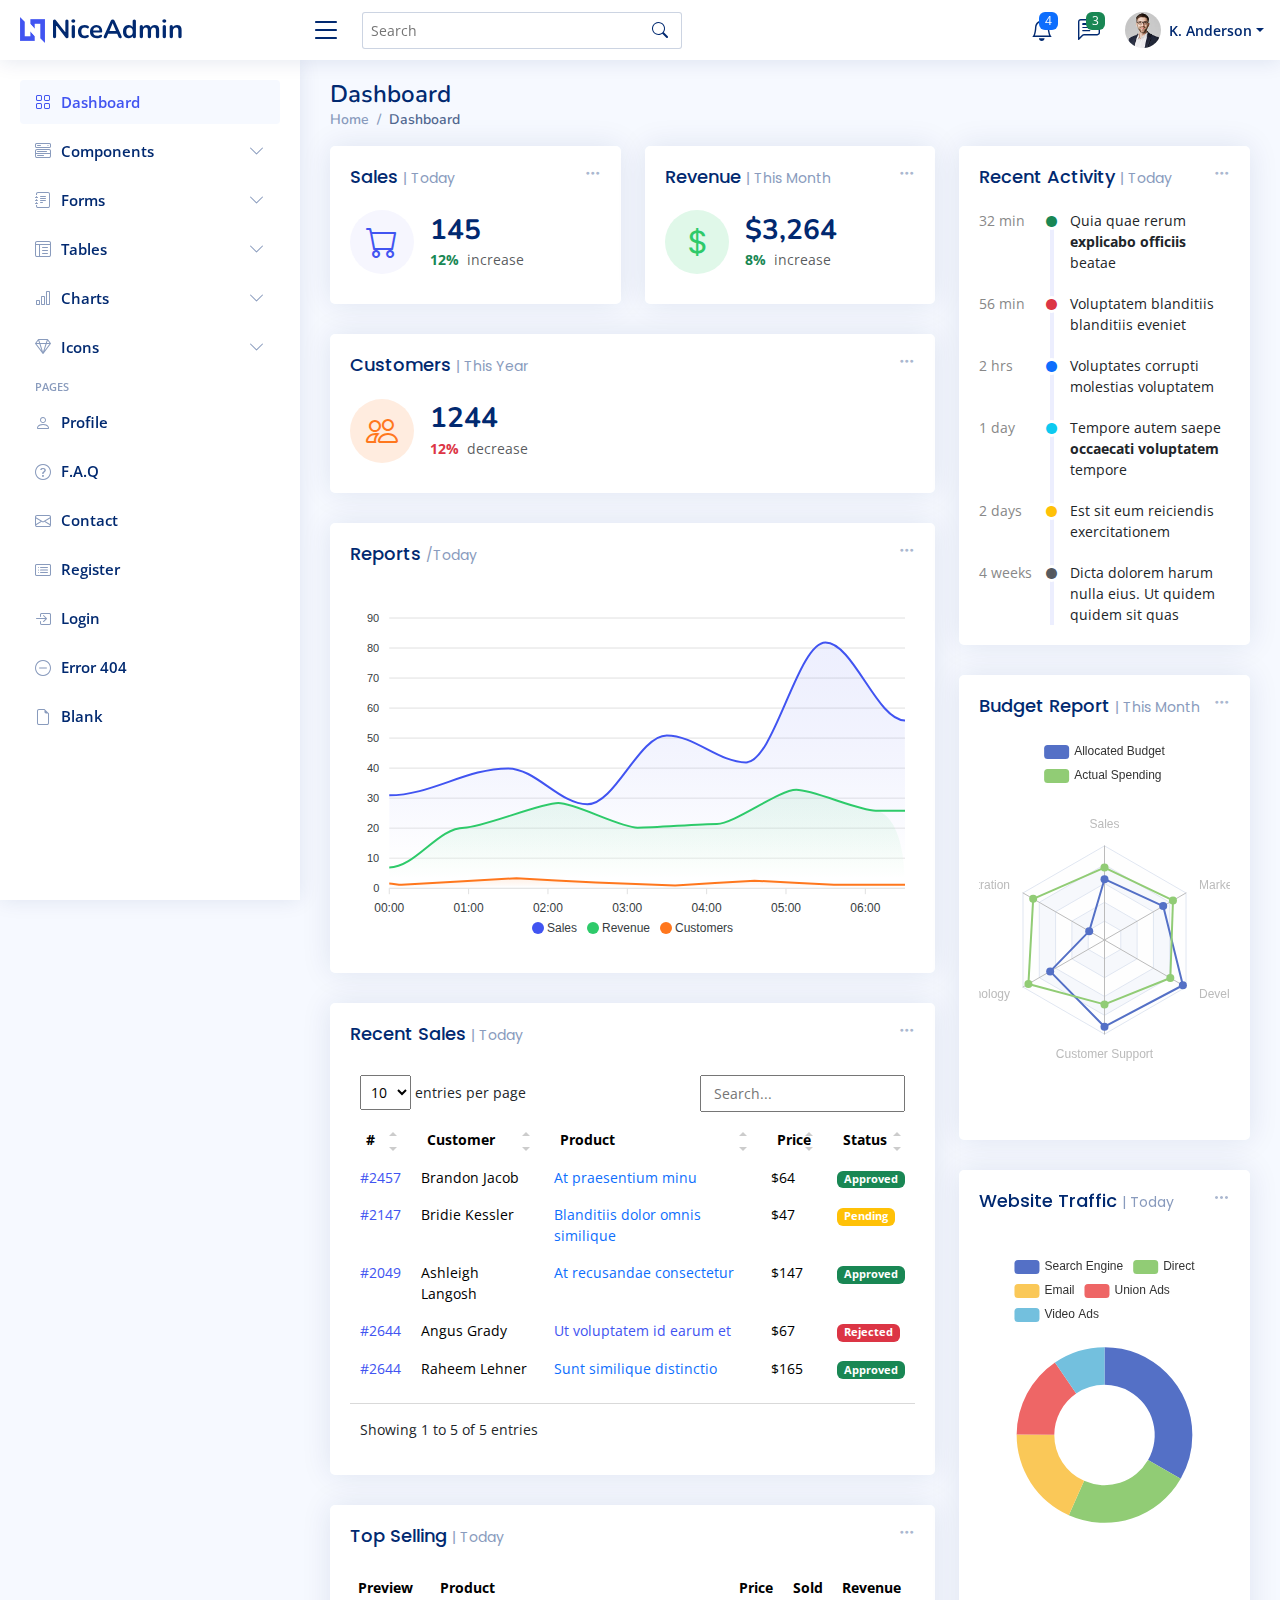
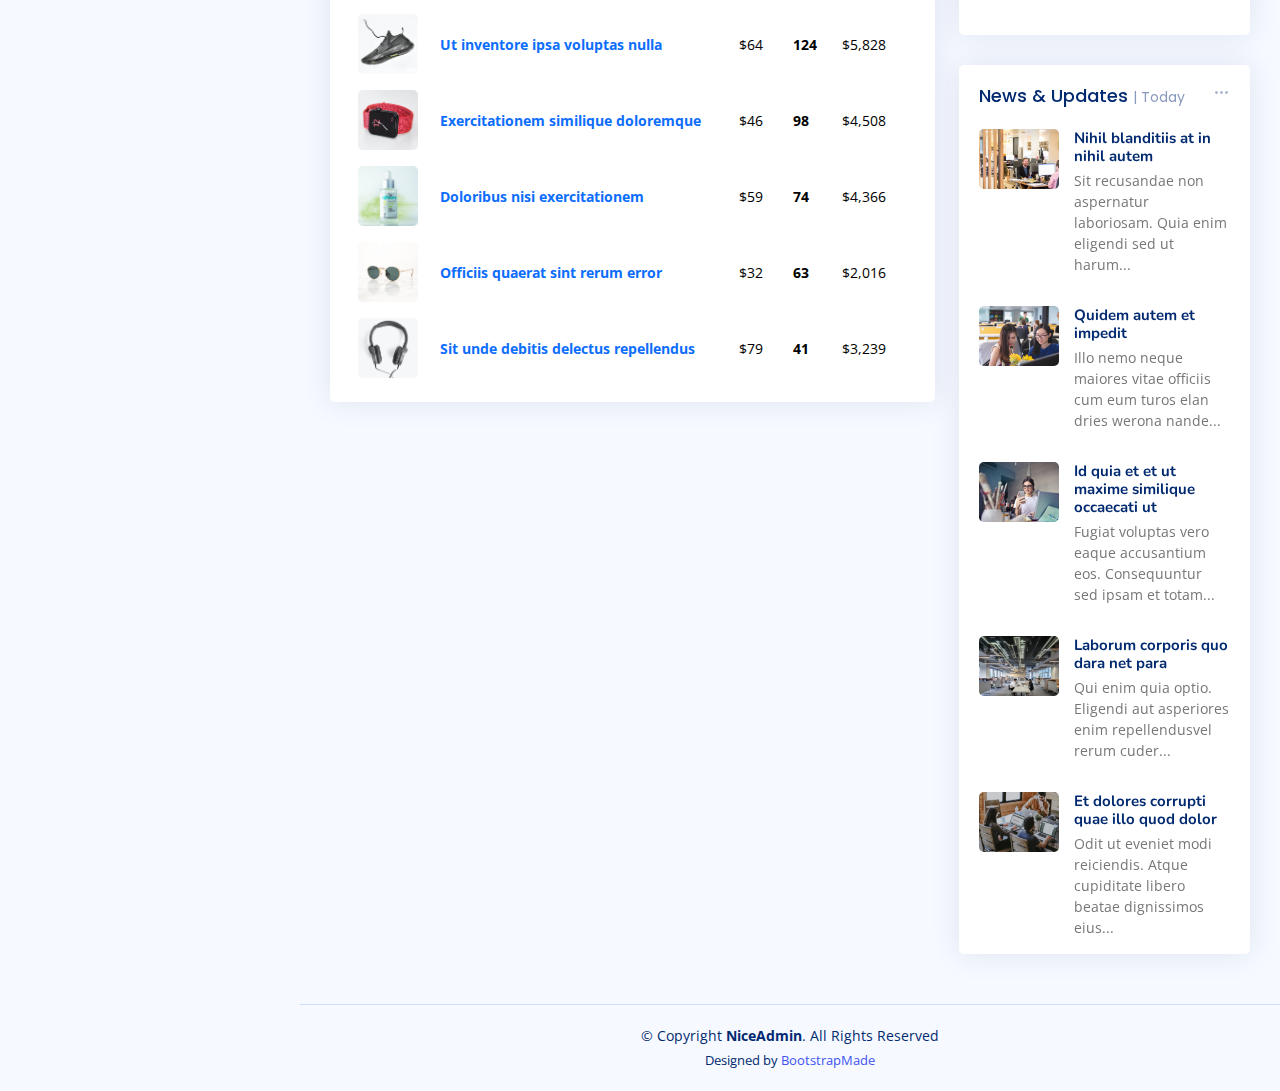
<file: public/admin/index.html>
<!DOCTYPE html>
<html lang="en">

<head>
  <meta charset="utf-8">
  <meta content="width=device-width, initial-scale=1.0" name="viewport">

  <title>Dashboard - NiceAdmin Bootstrap Template</title>
  <meta content="" name="description">
  <meta content="" name="keywords">

  <!-- Favicons -->
  <link href="assets/img/favicon.png" rel="icon">
  <link href="assets/img/apple-touch-icon.png" rel="apple-touch-icon">

  <!-- Google Fonts -->
  <link href="https://fonts.gstatic.com" rel="preconnect">
  <link
    href="https://fonts.googleapis.com/css?family=Open+Sans:300,300i,400,400i,600,600i,700,700i|Nunito:300,300i,400,400i,600,600i,700,700i|Poppins:300,300i,400,400i,500,500i,600,600i,700,700i"
    rel="stylesheet">

  <!-- Vendor CSS Files -->
  <link href="assets/vendor/bootstrap/css/bootstrap.min.css" rel="stylesheet">
  <link href="assets/vendor/bootstrap-icons/bootstrap-icons.css" rel="stylesheet">
  <link href="assets/vendor/boxicons/css/boxicons.min.css" rel="stylesheet">
  <link href="assets/vendor/quill/quill.snow.css" rel="stylesheet">
  <link href="assets/vendor/quill/quill.bubble.css" rel="stylesheet">
  <link href="assets/vendor/remixicon/remixicon.css" rel="stylesheet">
  <link href="assets/vendor/simple-datatables/style.css" rel="stylesheet">

  <!-- Template Main CSS File -->
  <link href="assets/css/style.css" rel="stylesheet">

  <!-- =======================================================
  * Template Name: NiceAdmin
  * Template URL: https://bootstrapmade.com/nice-admin-bootstrap-admin-html-template/
  * Updated: Apr 20 2024 with Bootstrap v5.3.3
  * Author: BootstrapMade.com
  * License: https://bootstrapmade.com/license/
  ======================================================== -->
</head>

<body>

  <!-- ======= Header ======= -->
  <header id="header" class="header fixed-top d-flex align-items-center">

    <div class="d-flex align-items-center justify-content-between">
      <a href="index.html" class="logo d-flex align-items-center">
        <img src="assets/img/logo.png" alt="">
        <span class="d-none d-lg-block">NiceAdmin</span>
      </a>
      <i class="bi bi-list toggle-sidebar-btn"></i>
    </div><!-- End Logo -->

    <div class="search-bar">
      <form class="search-form d-flex align-items-center" method="POST" action="#">
        <input type="text" name="query" placeholder="Search" title="Enter search keyword">
        <button type="submit" title="Search"><i class="bi bi-search"></i></button>
      </form>
    </div><!-- End Search Bar -->

    <nav class="header-nav ms-auto">
      <ul class="d-flex align-items-center">

        <li class="nav-item d-block d-lg-none">
          <a class="nav-link nav-icon search-bar-toggle " href="#">
            <i class="bi bi-search"></i>
          </a>
        </li><!-- End Search Icon-->

        <li class="nav-item dropdown">

          <a class="nav-link nav-icon" href="#" data-bs-toggle="dropdown">
            <i class="bi bi-bell"></i>
            <span class="badge bg-primary badge-number">4</span>
          </a><!-- End Notification Icon -->

          <ul class="dropdown-menu dropdown-menu-end dropdown-menu-arrow notifications">
            <li class="dropdown-header">
              You have 4 new notifications
              <a href="#"><span class="badge rounded-pill bg-primary p-2 ms-2">View all</span></a>
            </li>
            <li>
              <hr class="dropdown-divider">
            </li>

            <li class="notification-item">
              <i class="bi bi-exclamation-circle text-warning"></i>
              <div>
                <h4>Lorem Ipsum</h4>
                <p>Quae dolorem earum veritatis oditseno</p>
                <p>30 min. ago</p>
              </div>
            </li>

            <li>
              <hr class="dropdown-divider">
            </li>

            <li class="notification-item">
              <i class="bi bi-x-circle text-danger"></i>
              <div>
                <h4>Atque rerum nesciunt</h4>
                <p>Quae dolorem earum veritatis oditseno</p>
                <p>1 hr. ago</p>
              </div>
            </li>

            <li>
              <hr class="dropdown-divider">
            </li>

            <li class="notification-item">
              <i class="bi bi-check-circle text-success"></i>
              <div>
                <h4>Sit rerum fuga</h4>
                <p>Quae dolorem earum veritatis oditseno</p>
                <p>2 hrs. ago</p>
              </div>
            </li>

            <li>
              <hr class="dropdown-divider">
            </li>

            <li class="notification-item">
              <i class="bi bi-info-circle text-primary"></i>
              <div>
                <h4>Dicta reprehenderit</h4>
                <p>Quae dolorem earum veritatis oditseno</p>
                <p>4 hrs. ago</p>
              </div>
            </li>

            <li>
              <hr class="dropdown-divider">
            </li>
            <li class="dropdown-footer">
              <a href="#">Show all notifications</a>
            </li>

          </ul><!-- End Notification Dropdown Items -->

        </li><!-- End Notification Nav -->

        <li class="nav-item dropdown">

          <a class="nav-link nav-icon" href="#" data-bs-toggle="dropdown">
            <i class="bi bi-chat-left-text"></i>
            <span class="badge bg-success badge-number">3</span>
          </a><!-- End Messages Icon -->

          <ul class="dropdown-menu dropdown-menu-end dropdown-menu-arrow messages">
            <li class="dropdown-header">
              You have 3 new messages
              <a href="#"><span class="badge rounded-pill bg-primary p-2 ms-2">View all</span></a>
            </li>
            <li>
              <hr class="dropdown-divider">
            </li>

            <li class="message-item">
              <a href="#">
                <img src="assets/img/messages-1.jpg" alt="" class="rounded-circle">
                <div>
                  <h4>Maria Hudson</h4>
                  <p>Velit asperiores et ducimus soluta repudiandae labore officia est ut...</p>
                  <p>4 hrs. ago</p>
                </div>
              </a>
            </li>
            <li>
              <hr class="dropdown-divider">
            </li>

            <li class="message-item">
              <a href="#">
                <img src="assets/img/messages-2.jpg" alt="" class="rounded-circle">
                <div>
                  <h4>Anna Nelson</h4>
                  <p>Velit asperiores et ducimus soluta repudiandae labore officia est ut...</p>
                  <p>6 hrs. ago</p>
                </div>
              </a>
            </li>
            <li>
              <hr class="dropdown-divider">
            </li>

            <li class="message-item">
              <a href="#">
                <img src="assets/img/messages-3.jpg" alt="" class="rounded-circle">
                <div>
                  <h4>David Muldon</h4>
                  <p>Velit asperiores et ducimus soluta repudiandae labore officia est ut...</p>
                  <p>8 hrs. ago</p>
                </div>
              </a>
            </li>
            <li>
              <hr class="dropdown-divider">
            </li>

            <li class="dropdown-footer">
              <a href="#">Show all messages</a>
            </li>

          </ul><!-- End Messages Dropdown Items -->

        </li><!-- End Messages Nav -->

        <li class="nav-item dropdown pe-3">

          <a class="nav-link nav-profile d-flex align-items-center pe-0" href="#" data-bs-toggle="dropdown">
            <img src="assets/img/profile-img.jpg" alt="Profile" class="rounded-circle">
            <span class="d-none d-md-block dropdown-toggle ps-2">K. Anderson</span>
          </a><!-- End Profile Iamge Icon -->

          <ul class="dropdown-menu dropdown-menu-end dropdown-menu-arrow profile">
            <li class="dropdown-header">
              <h6>Kevin Anderson</h6>
              <span>Web Designer</span>
            </li>
            <li>
              <hr class="dropdown-divider">
            </li>

            <li>
              <a class="dropdown-item d-flex align-items-center" href="users-profile.html">
                <i class="bi bi-person"></i>
                <span>My Profile</span>
              </a>
            </li>
            <li>
              <hr class="dropdown-divider">
            </li>

            <li>
              <a class="dropdown-item d-flex align-items-center" href="users-profile.html">
                <i class="bi bi-gear"></i>
                <span>Account Settings</span>
              </a>
            </li>
            <li>
              <hr class="dropdown-divider">
            </li>

            <li>
              <a class="dropdown-item d-flex align-items-center" href="pages-faq.html">
                <i class="bi bi-question-circle"></i>
                <span>Need Help?</span>
              </a>
            </li>
            <li>
              <hr class="dropdown-divider">
            </li>

            <li>
              <a class="dropdown-item d-flex align-items-center" href="#">
                <i class="bi bi-box-arrow-right"></i>
                <span>Sign Out</span>
              </a>
            </li>

          </ul><!-- End Profile Dropdown Items -->
        </li><!-- End Profile Nav -->

      </ul>
    </nav><!-- End Icons Navigation -->

  </header><!-- End Header -->

  <!-- ======= Sidebar ======= -->
  <aside id="sidebar" class="sidebar">

    <ul class="sidebar-nav" id="sidebar-nav">

      <li class="nav-item">
        <a class="nav-link " href="index.html">
          <i class="bi bi-grid"></i>
          <span>Dashboard</span>
        </a>
      </li><!-- End Dashboard Nav -->

      <li class="nav-item">
        <a class="nav-link collapsed" data-bs-target="#components-nav" data-bs-toggle="collapse" href="#">
          <i class="bi bi-menu-button-wide"></i><span>Components</span><i class="bi bi-chevron-down ms-auto"></i>
        </a>
        <ul id="components-nav" class="nav-content collapse " data-bs-parent="#sidebar-nav">
          <li>
            <a href="components-alerts.html">
              <i class="bi bi-circle"></i><span>Alerts</span>
            </a>
          </li>
          <li>
            <a href="components-accordion.html">
              <i class="bi bi-circle"></i><span>Accordion</span>
            </a>
          </li>
          <li>
            <a href="components-badges.html">
              <i class="bi bi-circle"></i><span>Badges</span>
            </a>
          </li>
          <li>
            <a href="components-breadcrumbs.html">
              <i class="bi bi-circle"></i><span>Breadcrumbs</span>
            </a>
          </li>
          <li>
            <a href="components-buttons.html">
              <i class="bi bi-circle"></i><span>Buttons</span>
            </a>
          </li>
          <li>
            <a href="components-cards.html">
              <i class="bi bi-circle"></i><span>Cards</span>
            </a>
          </li>
          <li>
            <a href="components-carousel.html">
              <i class="bi bi-circle"></i><span>Carousel</span>
            </a>
          </li>
          <li>
            <a href="components-list-group.html">
              <i class="bi bi-circle"></i><span>List group</span>
            </a>
          </li>
          <li>
            <a href="components-modal.html">
              <i class="bi bi-circle"></i><span>Modal</span>
            </a>
          </li>
          <li>
            <a href="components-tabs.html">
              <i class="bi bi-circle"></i><span>Tabs</span>
            </a>
          </li>
          <li>
            <a href="components-pagination.html">
              <i class="bi bi-circle"></i><span>Pagination</span>
            </a>
          </li>
          <li>
            <a href="components-progress.html">
              <i class="bi bi-circle"></i><span>Progress</span>
            </a>
          </li>
          <li>
            <a href="components-spinners.html">
              <i class="bi bi-circle"></i><span>Spinners</span>
            </a>
          </li>
          <li>
            <a href="components-tooltips.html">
              <i class="bi bi-circle"></i><span>Tooltips</span>
            </a>
          </li>
        </ul>
      </li><!-- End Components Nav -->

      <li class="nav-item">
        <a class="nav-link collapsed" data-bs-target="#forms-nav" data-bs-toggle="collapse" href="#">
          <i class="bi bi-journal-text"></i><span>Forms</span><i class="bi bi-chevron-down ms-auto"></i>
        </a>
        <ul id="forms-nav" class="nav-content collapse " data-bs-parent="#sidebar-nav">
          <li>
            <a href="forms-elements.html">
              <i class="bi bi-circle"></i><span>Form Elements</span>
            </a>
          </li>
          <li>
            <a href="forms-layouts.html">
              <i class="bi bi-circle"></i><span>Form Layouts</span>
            </a>
          </li>
          <li>
            <a href="forms-editors.html">
              <i class="bi bi-circle"></i><span>Form Editors</span>
            </a>
          </li>
          <li>
            <a href="forms-validation.html">
              <i class="bi bi-circle"></i><span>Form Validation</span>
            </a>
          </li>
        </ul>
      </li><!-- End Forms Nav -->

      <li class="nav-item">
        <a class="nav-link collapsed" data-bs-target="#tables-nav" data-bs-toggle="collapse" href="#">
          <i class="bi bi-layout-text-window-reverse"></i><span>Tables</span><i class="bi bi-chevron-down ms-auto"></i>
        </a>
        <ul id="tables-nav" class="nav-content collapse " data-bs-parent="#sidebar-nav">
          <li>
            <a href="tables-general.html">
              <i class="bi bi-circle"></i><span>General Tables</span>
            </a>
          </li>
          <li>
            <a href="tables-data.html">
              <i class="bi bi-circle"></i><span>Data Tables</span>
            </a>
          </li>
        </ul>
      </li><!-- End Tables Nav -->

      <li class="nav-item">
        <a class="nav-link collapsed" data-bs-target="#charts-nav" data-bs-toggle="collapse" href="#">
          <i class="bi bi-bar-chart"></i><span>Charts</span><i class="bi bi-chevron-down ms-auto"></i>
        </a>
        <ul id="charts-nav" class="nav-content collapse " data-bs-parent="#sidebar-nav">
          <li>
            <a href="charts-chartjs.html">
              <i class="bi bi-circle"></i><span>Chart.js</span>
            </a>
          </li>
          <li>
            <a href="charts-apexcharts.html">
              <i class="bi bi-circle"></i><span>ApexCharts</span>
            </a>
          </li>
          <li>
            <a href="charts-echarts.html">
              <i class="bi bi-circle"></i><span>ECharts</span>
            </a>
          </li>
        </ul>
      </li><!-- End Charts Nav -->

      <li class="nav-item">
        <a class="nav-link collapsed" data-bs-target="#icons-nav" data-bs-toggle="collapse" href="#">
          <i class="bi bi-gem"></i><span>Icons</span><i class="bi bi-chevron-down ms-auto"></i>
        </a>
        <ul id="icons-nav" class="nav-content collapse " data-bs-parent="#sidebar-nav">
          <li>
            <a href="icons-bootstrap.html">
              <i class="bi bi-circle"></i><span>Bootstrap Icons</span>
            </a>
          </li>
          <li>
            <a href="icons-remix.html">
              <i class="bi bi-circle"></i><span>Remix Icons</span>
            </a>
          </li>
          <li>
            <a href="icons-boxicons.html">
              <i class="bi bi-circle"></i><span>Boxicons</span>
            </a>
          </li>
        </ul>
      </li><!-- End Icons Nav -->

      <li class="nav-heading">Pages</li>

      <li class="nav-item">
        <a class="nav-link collapsed" href="users-profile.html">
          <i class="bi bi-person"></i>
          <span>Profile</span>
        </a>
      </li><!-- End Profile Page Nav -->

      <li class="nav-item">
        <a class="nav-link collapsed" href="pages-faq.html">
          <i class="bi bi-question-circle"></i>
          <span>F.A.Q</span>
        </a>
      </li><!-- End F.A.Q Page Nav -->

      <li class="nav-item">
        <a class="nav-link collapsed" href="pages-contact.html">
          <i class="bi bi-envelope"></i>
          <span>Contact</span>
        </a>
      </li><!-- End Contact Page Nav -->

      <li class="nav-item">
        <a class="nav-link collapsed" href="pages-register.html">
          <i class="bi bi-card-list"></i>
          <span>Register</span>
        </a>
      </li><!-- End Register Page Nav -->

      <li class="nav-item">
        <a class="nav-link collapsed" href="pages-login.html">
          <i class="bi bi-box-arrow-in-right"></i>
          <span>Login</span>
        </a>
      </li><!-- End Login Page Nav -->

      <li class="nav-item">
        <a class="nav-link collapsed" href="pages-error-404.html">
          <i class="bi bi-dash-circle"></i>
          <span>Error 404</span>
        </a>
      </li><!-- End Error 404 Page Nav -->

      <li class="nav-item">
        <a class="nav-link collapsed" href="pages-blank.html">
          <i class="bi bi-file-earmark"></i>
          <span>Blank</span>
        </a>
      </li><!-- End Blank Page Nav -->

    </ul>

  </aside><!-- End Sidebar-->

  <main id="main" class="main">

    <div class="pagetitle">
      <h1>Dashboard</h1>
      <nav>
        <ol class="breadcrumb">
          <li class="breadcrumb-item"><a href="index.html">Home</a></li>
          <li class="breadcrumb-item active">Dashboard</li>
        </ol>
      </nav>
    </div><!-- End Page Title -->

    <section class="section dashboard">
      <div class="row">

        <!-- Left side columns -->
        <div class="col-lg-8">
          <div class="row">

            <!-- Sales Card -->
            <div class="col-xxl-4 col-md-6">
              <div class="card info-card sales-card">

                <div class="filter">
                  <a class="icon" href="#" data-bs-toggle="dropdown"><i class="bi bi-three-dots"></i></a>
                  <ul class="dropdown-menu dropdown-menu-end dropdown-menu-arrow">
                    <li class="dropdown-header text-start">
                      <h6>Filter</h6>
                    </li>

                    <li><a class="dropdown-item" href="#">Today</a></li>
                    <li><a class="dropdown-item" href="#">This Month</a></li>
                    <li><a class="dropdown-item" href="#">This Year</a></li>
                  </ul>
                </div>

                <div class="card-body">
                  <h5 class="card-title">Sales <span>| Today</span></h5>

                  <div class="d-flex align-items-center">
                    <div class="card-icon rounded-circle d-flex align-items-center justify-content-center">
                      <i class="bi bi-cart"></i>
                    </div>
                    <div class="ps-3">
                      <h6>145</h6>
                      <span class="text-success small pt-1 fw-bold">12%</span> <span
                        class="text-muted small pt-2 ps-1">increase</span>

                    </div>
                  </div>
                </div>

              </div>
            </div><!-- End Sales Card -->

            <!-- Revenue Card -->
            <div class="col-xxl-4 col-md-6">
              <div class="card info-card revenue-card">

                <div class="filter">
                  <a class="icon" href="#" data-bs-toggle="dropdown"><i class="bi bi-three-dots"></i></a>
                  <ul class="dropdown-menu dropdown-menu-end dropdown-menu-arrow">
                    <li class="dropdown-header text-start">
                      <h6>Filter</h6>
                    </li>

                    <li><a class="dropdown-item" href="#">Today</a></li>
                    <li><a class="dropdown-item" href="#">This Month</a></li>
                    <li><a class="dropdown-item" href="#">This Year</a></li>
                  </ul>
                </div>

                <div class="card-body">
                  <h5 class="card-title">Revenue <span>| This Month</span></h5>

                  <div class="d-flex align-items-center">
                    <div class="card-icon rounded-circle d-flex align-items-center justify-content-center">
                      <i class="bi bi-currency-dollar"></i>
                    </div>
                    <div class="ps-3">
                      <h6>$3,264</h6>
                      <span class="text-success small pt-1 fw-bold">8%</span> <span
                        class="text-muted small pt-2 ps-1">increase</span>

                    </div>
                  </div>
                </div>

              </div>
            </div><!-- End Revenue Card -->

            <!-- Customers Card -->
            <div class="col-xxl-4 col-xl-12">

              <div class="card info-card customers-card">

                <div class="filter">
                  <a class="icon" href="#" data-bs-toggle="dropdown"><i class="bi bi-three-dots"></i></a>
                  <ul class="dropdown-menu dropdown-menu-end dropdown-menu-arrow">
                    <li class="dropdown-header text-start">
                      <h6>Filter</h6>
                    </li>

                    <li><a class="dropdown-item" href="#">Today</a></li>
                    <li><a class="dropdown-item" href="#">This Month</a></li>
                    <li><a class="dropdown-item" href="#">This Year</a></li>
                  </ul>
                </div>

                <div class="card-body">
                  <h5 class="card-title">Customers <span>| This Year</span></h5>

                  <div class="d-flex align-items-center">
                    <div class="card-icon rounded-circle d-flex align-items-center justify-content-center">
                      <i class="bi bi-people"></i>
                    </div>
                    <div class="ps-3">
                      <h6>1244</h6>
                      <span class="text-danger small pt-1 fw-bold">12%</span> <span
                        class="text-muted small pt-2 ps-1">decrease</span>

                    </div>
                  </div>

                </div>
              </div>

            </div><!-- End Customers Card -->

            <!-- Reports -->
            <div class="col-12">
              <div class="card">

                <div class="filter">
                  <a class="icon" href="#" data-bs-toggle="dropdown"><i class="bi bi-three-dots"></i></a>
                  <ul class="dropdown-menu dropdown-menu-end dropdown-menu-arrow">
                    <li class="dropdown-header text-start">
                      <h6>Filter</h6>
                    </li>

                    <li><a class="dropdown-item" href="#">Today</a></li>
                    <li><a class="dropdown-item" href="#">This Month</a></li>
                    <li><a class="dropdown-item" href="#">This Year</a></li>
                  </ul>
                </div>

                <div class="card-body">
                  <h5 class="card-title">Reports <span>/Today</span></h5>

                  <!-- Line Chart -->
                  <div id="reportsChart"></div>

                  <script>
                    document.addEventListener("DOMContentLoaded", () => {
                      new ApexCharts(document.querySelector("#reportsChart"), {
                        series: [{
                          name: 'Sales',
                          data: [31, 40, 28, 51, 42, 82, 56],
                        }, {
                          name: 'Revenue',
                          data: [11, 32, 45, 32, 34, 52, 41]
                        }, {
                          name: 'Customers',
                          data: [15, 11, 32, 18, 9, 24, 11]
                        }],
                        chart: {
                          height: 350,
                          type: 'area',
                          toolbar: {
                            show: false
                          },
                        },
                        markers: {
                          size: 4
                        },
                        colors: ['#4154f1', '#2eca6a', '#ff771d'],
                        fill: {
                          type: "gradient",
                          gradient: {
                            shadeIntensity: 1,
                            opacityFrom: 0.3,
                            opacityTo: 0.4,
                            stops: [0, 90, 100]
                          }
                        },
                        dataLabels: {
                          enabled: false
                        },
                        stroke: {
                          curve: 'smooth',
                          width: 2
                        },
                        xaxis: {
                          type: 'datetime',
                          categories: ["2018-09-19T00:00:00.000Z", "2018-09-19T01:30:00.000Z", "2018-09-19T02:30:00.000Z", "2018-09-19T03:30:00.000Z", "2018-09-19T04:30:00.000Z", "2018-09-19T05:30:00.000Z", "2018-09-19T06:30:00.000Z"]
                        },
                        tooltip: {
                          x: {
                            format: 'dd/MM/yy HH:mm'
                          },
                        }
                      }).render();
                    });
                  </script>
                  <!-- End Line Chart -->

                </div>

              </div>
            </div><!-- End Reports -->

            <!-- Recent Sales -->
            <div class="col-12">
              <div class="card recent-sales overflow-auto">

                <div class="filter">
                  <a class="icon" href="#" data-bs-toggle="dropdown"><i class="bi bi-three-dots"></i></a>
                  <ul class="dropdown-menu dropdown-menu-end dropdown-menu-arrow">
                    <li class="dropdown-header text-start">
                      <h6>Filter</h6>
                    </li>

                    <li><a class="dropdown-item" href="#">Today</a></li>
                    <li><a class="dropdown-item" href="#">This Month</a></li>
                    <li><a class="dropdown-item" href="#">This Year</a></li>
                  </ul>
                </div>

                <div class="card-body">
                  <h5 class="card-title">Recent Sales <span>| Today</span></h5>

                  <table class="table table-borderless datatable">
                    <thead>
                      <tr>
                        <th scope="col">#</th>
                        <th scope="col">Customer</th>
                        <th scope="col">Product</th>
                        <th scope="col">Price</th>
                        <th scope="col">Status</th>
                      </tr>
                    </thead>
                    <tbody>
                      <tr>
                        <th scope="row"><a href="#">#2457</a></th>
                        <td>Brandon Jacob</td>
                        <td><a href="#" class="text-primary">At praesentium minu</a></td>
                        <td>$64</td>
                        <td><span class="badge bg-success">Approved</span></td>
                      </tr>
                      <tr>
                        <th scope="row"><a href="#">#2147</a></th>
                        <td>Bridie Kessler</td>
                        <td><a href="#" class="text-primary">Blanditiis dolor omnis similique</a></td>
                        <td>$47</td>
                        <td><span class="badge bg-warning">Pending</span></td>
                      </tr>
                      <tr>
                        <th scope="row"><a href="#">#2049</a></th>
                        <td>Ashleigh Langosh</td>
                        <td><a href="#" class="text-primary">At recusandae consectetur</a></td>
                        <td>$147</td>
                        <td><span class="badge bg-success">Approved</span></td>
                      </tr>
                      <tr>
                        <th scope="row"><a href="#">#2644</a></th>
                        <td>Angus Grady</td>
                        <td><a href="#" class="text-primar">Ut voluptatem id earum et</a></td>
                        <td>$67</td>
                        <td><span class="badge bg-danger">Rejected</span></td>
                      </tr>
                      <tr>
                        <th scope="row"><a href="#">#2644</a></th>
                        <td>Raheem Lehner</td>
                        <td><a href="#" class="text-primary">Sunt similique distinctio</a></td>
                        <td>$165</td>
                        <td><span class="badge bg-success">Approved</span></td>
                      </tr>
                    </tbody>
                  </table>

                </div>

              </div>
            </div><!-- End Recent Sales -->

            <!-- Top Selling -->
            <div class="col-12">
              <div class="card top-selling overflow-auto">

                <div class="filter">
                  <a class="icon" href="#" data-bs-toggle="dropdown"><i class="bi bi-three-dots"></i></a>
                  <ul class="dropdown-menu dropdown-menu-end dropdown-menu-arrow">
                    <li class="dropdown-header text-start">
                      <h6>Filter</h6>
                    </li>

                    <li><a class="dropdown-item" href="#">Today</a></li>
                    <li><a class="dropdown-item" href="#">This Month</a></li>
                    <li><a class="dropdown-item" href="#">This Year</a></li>
                  </ul>
                </div>

                <div class="card-body pb-0">
                  <h5 class="card-title">Top Selling <span>| Today</span></h5>

                  <table class="table table-borderless">
                    <thead>
                      <tr>
                        <th scope="col">Preview</th>
                        <th scope="col">Product</th>
                        <th scope="col">Price</th>
                        <th scope="col">Sold</th>
                        <th scope="col">Revenue</th>
                      </tr>
                    </thead>
                    <tbody>
                      <tr>
                        <th scope="row"><a href="#"><img src="assets/img/product-1.jpg" alt=""></a></th>
                        <td><a href="#" class="text-primary fw-bold">Ut inventore ipsa voluptas nulla</a></td>
                        <td>$64</td>
                        <td class="fw-bold">124</td>
                        <td>$5,828</td>
                      </tr>
                      <tr>
                        <th scope="row"><a href="#"><img src="assets/img/product-2.jpg" alt=""></a></th>
                        <td><a href="#" class="text-primary fw-bold">Exercitationem similique doloremque</a></td>
                        <td>$46</td>
                        <td class="fw-bold">98</td>
                        <td>$4,508</td>
                      </tr>
                      <tr>
                        <th scope="row"><a href="#"><img src="assets/img/product-3.jpg" alt=""></a></th>
                        <td><a href="#" class="text-primary fw-bold">Doloribus nisi exercitationem</a></td>
                        <td>$59</td>
                        <td class="fw-bold">74</td>
                        <td>$4,366</td>
                      </tr>
                      <tr>
                        <th scope="row"><a href="#"><img src="assets/img/product-4.jpg" alt=""></a></th>
                        <td><a href="#" class="text-primary fw-bold">Officiis quaerat sint rerum error</a></td>
                        <td>$32</td>
                        <td class="fw-bold">63</td>
                        <td>$2,016</td>
                      </tr>
                      <tr>
                        <th scope="row"><a href="#"><img src="assets/img/product-5.jpg" alt=""></a></th>
                        <td><a href="#" class="text-primary fw-bold">Sit unde debitis delectus repellendus</a></td>
                        <td>$79</td>
                        <td class="fw-bold">41</td>
                        <td>$3,239</td>
                      </tr>
                    </tbody>
                  </table>

                </div>

              </div>
            </div><!-- End Top Selling -->

          </div>
        </div><!-- End Left side columns -->

        <!-- Right side columns -->
        <div class="col-lg-4">

          <!-- Recent Activity -->
          <div class="card">
            <div class="filter">
              <a class="icon" href="#" data-bs-toggle="dropdown"><i class="bi bi-three-dots"></i></a>
              <ul class="dropdown-menu dropdown-menu-end dropdown-menu-arrow">
                <li class="dropdown-header text-start">
                  <h6>Filter</h6>
                </li>

                <li><a class="dropdown-item" href="#">Today</a></li>
                <li><a class="dropdown-item" href="#">This Month</a></li>
                <li><a class="dropdown-item" href="#">This Year</a></li>
              </ul>
            </div>

            <div class="card-body">
              <h5 class="card-title">Recent Activity <span>| Today</span></h5>

              <div class="activity">

                <div class="activity-item d-flex">
                  <div class="activite-label">32 min</div>
                  <i class='bi bi-circle-fill activity-badge text-success align-self-start'></i>
                  <div class="activity-content">
                    Quia quae rerum <a href="#" class="fw-bold text-dark">explicabo officiis</a> beatae
                  </div>
                </div><!-- End activity item-->

                <div class="activity-item d-flex">
                  <div class="activite-label">56 min</div>
                  <i class='bi bi-circle-fill activity-badge text-danger align-self-start'></i>
                  <div class="activity-content">
                    Voluptatem blanditiis blanditiis eveniet
                  </div>
                </div><!-- End activity item-->

                <div class="activity-item d-flex">
                  <div class="activite-label">2 hrs</div>
                  <i class='bi bi-circle-fill activity-badge text-primary align-self-start'></i>
                  <div class="activity-content">
                    Voluptates corrupti molestias voluptatem
                  </div>
                </div><!-- End activity item-->

                <div class="activity-item d-flex">
                  <div class="activite-label">1 day</div>
                  <i class='bi bi-circle-fill activity-badge text-info align-self-start'></i>
                  <div class="activity-content">
                    Tempore autem saepe <a href="#" class="fw-bold text-dark">occaecati voluptatem</a> tempore
                  </div>
                </div><!-- End activity item-->

                <div class="activity-item d-flex">
                  <div class="activite-label">2 days</div>
                  <i class='bi bi-circle-fill activity-badge text-warning align-self-start'></i>
                  <div class="activity-content">
                    Est sit eum reiciendis exercitationem
                  </div>
                </div><!-- End activity item-->

                <div class="activity-item d-flex">
                  <div class="activite-label">4 weeks</div>
                  <i class='bi bi-circle-fill activity-badge text-muted align-self-start'></i>
                  <div class="activity-content">
                    Dicta dolorem harum nulla eius. Ut quidem quidem sit quas
                  </div>
                </div><!-- End activity item-->

              </div>

            </div>
          </div><!-- End Recent Activity -->

          <!-- Budget Report -->
          <div class="card">
            <div class="filter">
              <a class="icon" href="#" data-bs-toggle="dropdown"><i class="bi bi-three-dots"></i></a>
              <ul class="dropdown-menu dropdown-menu-end dropdown-menu-arrow">
                <li class="dropdown-header text-start">
                  <h6>Filter</h6>
                </li>

                <li><a class="dropdown-item" href="#">Today</a></li>
                <li><a class="dropdown-item" href="#">This Month</a></li>
                <li><a class="dropdown-item" href="#">This Year</a></li>
              </ul>
            </div>

            <div class="card-body pb-0">
              <h5 class="card-title">Budget Report <span>| This Month</span></h5>

              <div id="budgetChart" style="min-height: 400px;" class="echart"></div>

              <script>
                document.addEventListener("DOMContentLoaded", () => {
                  var budgetChart = echarts.init(document.querySelector("#budgetChart")).setOption({
                    legend: {
                      data: ['Allocated Budget', 'Actual Spending']
                    },
                    radar: {
                      // shape: 'circle',
                      indicator: [{
                        name: 'Sales',
                        max: 6500
                      },
                      {
                        name: 'Administration',
                        max: 16000
                      },
                      {
                        name: 'Information Technology',
                        max: 30000
                      },
                      {
                        name: 'Customer Support',
                        max: 38000
                      },
                      {
                        name: 'Development',
                        max: 52000
                      },
                      {
                        name: 'Marketing',
                        max: 25000
                      }
                      ]
                    },
                    series: [{
                      name: 'Budget vs spending',
                      type: 'radar',
                      data: [{
                        value: [4200, 3000, 20000, 35000, 50000, 18000],
                        name: 'Allocated Budget'
                      },
                      {
                        value: [5000, 14000, 28000, 26000, 42000, 21000],
                        name: 'Actual Spending'
                      }
                      ]
                    }]
                  });
                });
              </script>

            </div>
          </div><!-- End Budget Report -->

          <!-- Website Traffic -->
          <div class="card">
            <div class="filter">
              <a class="icon" href="#" data-bs-toggle="dropdown"><i class="bi bi-three-dots"></i></a>
              <ul class="dropdown-menu dropdown-menu-end dropdown-menu-arrow">
                <li class="dropdown-header text-start">
                  <h6>Filter</h6>
                </li>

                <li><a class="dropdown-item" href="#">Today</a></li>
                <li><a class="dropdown-item" href="#">This Month</a></li>
                <li><a class="dropdown-item" href="#">This Year</a></li>
              </ul>
            </div>

            <div class="card-body pb-0">
              <h5 class="card-title">Website Traffic <span>| Today</span></h5>

              <div id="trafficChart" style="min-height: 400px;" class="echart"></div>

              <script>
                document.addEventListener("DOMContentLoaded", () => {
                  echarts.init(document.querySelector("#trafficChart")).setOption({
                    tooltip: {
                      trigger: 'item'
                    },
                    legend: {
                      top: '5%',
                      left: 'center'
                    },
                    series: [{
                      name: 'Access From',
                      type: 'pie',
                      radius: ['40%', '70%'],
                      avoidLabelOverlap: false,
                      label: {
                        show: false,
                        position: 'center'
                      },
                      emphasis: {
                        label: {
                          show: true,
                          fontSize: '18',
                          fontWeight: 'bold'
                        }
                      },
                      labelLine: {
                        show: false
                      },
                      data: [{
                        value: 1048,
                        name: 'Search Engine'
                      },
                      {
                        value: 735,
                        name: 'Direct'
                      },
                      {
                        value: 580,
                        name: 'Email'
                      },
                      {
                        value: 484,
                        name: 'Union Ads'
                      },
                      {
                        value: 300,
                        name: 'Video Ads'
                      }
                      ]
                    }]
                  });
                });
              </script>

            </div>
          </div><!-- End Website Traffic -->

          <!-- News & Updates Traffic -->
          <div class="card">
            <div class="filter">
              <a class="icon" href="#" data-bs-toggle="dropdown"><i class="bi bi-three-dots"></i></a>
              <ul class="dropdown-menu dropdown-menu-end dropdown-menu-arrow">
                <li class="dropdown-header text-start">
                  <h6>Filter</h6>
                </li>

                <li><a class="dropdown-item" href="#">Today</a></li>
                <li><a class="dropdown-item" href="#">This Month</a></li>
                <li><a class="dropdown-item" href="#">This Year</a></li>
              </ul>
            </div>

            <div class="card-body pb-0">
              <h5 class="card-title">News &amp; Updates <span>| Today</span></h5>

              <div class="news">
                <div class="post-item clearfix">
                  <img src="assets/img/news-1.jpg" alt="">
                  <h4><a href="#">Nihil blanditiis at in nihil autem</a></h4>
                  <p>Sit recusandae non aspernatur laboriosam. Quia enim eligendi sed ut harum...</p>
                </div>

                <div class="post-item clearfix">
                  <img src="assets/img/news-2.jpg" alt="">
                  <h4><a href="#">Quidem autem et impedit</a></h4>
                  <p>Illo nemo neque maiores vitae officiis cum eum turos elan dries werona nande...</p>
                </div>

                <div class="post-item clearfix">
                  <img src="assets/img/news-3.jpg" alt="">
                  <h4><a href="#">Id quia et et ut maxime similique occaecati ut</a></h4>
                  <p>Fugiat voluptas vero eaque accusantium eos. Consequuntur sed ipsam et totam...</p>
                </div>

                <div class="post-item clearfix">
                  <img src="assets/img/news-4.jpg" alt="">
                  <h4><a href="#">Laborum corporis quo dara net para</a></h4>
                  <p>Qui enim quia optio. Eligendi aut asperiores enim repellendusvel rerum cuder...</p>
                </div>

                <div class="post-item clearfix">
                  <img src="assets/img/news-5.jpg" alt="">
                  <h4><a href="#">Et dolores corrupti quae illo quod dolor</a></h4>
                  <p>Odit ut eveniet modi reiciendis. Atque cupiditate libero beatae dignissimos eius...</p>
                </div>

              </div><!-- End sidebar recent posts-->

            </div>
          </div><!-- End News & Updates -->

        </div><!-- End Right side columns -->

      </div>
    </section>

  </main><!-- End #main -->

  <!-- ======= Footer ======= -->
  <footer id="footer" class="footer">
    <div class="copyright">
      &copy; Copyright <strong><span>NiceAdmin</span></strong>. All Rights Reserved
    </div>
    <div class="credits">
      <!-- All the links in the footer should remain intact. -->
      <!-- You can delete the links only if you purchased the pro version. -->
      <!-- Licensing information: https://bootstrapmade.com/license/ -->
      <!-- Purchase the pro version with working PHP/AJAX contact form: https://bootstrapmade.com/nice-admin-bootstrap-admin-html-template/ -->
      Designed by <a href="https://bootstrapmade.com/">BootstrapMade</a>
    </div>
  </footer><!-- End Footer -->

  <a href="#" class="back-to-top d-flex align-items-center justify-content-center"><i
      class="bi bi-arrow-up-short"></i></a>

  <!-- Vendor JS Files -->
  <script src="assets/vendor/apexcharts/apexcharts.min.js"></script>
  <script src="assets/vendor/bootstrap/js/bootstrap.bundle.min.js"></script>
  <script src="assets/vendor/chart.js/chart.umd.js"></script>
  <script src="assets/vendor/echarts/echarts.min.js"></script>
  <script src="assets/vendor/quill/quill.js"></script>
  <script src="assets/vendor/simple-datatables/simple-datatables.js"></script>
  <script src="assets/vendor/tinymce/tinymce.min.js"></script>
  <script src="assets/vendor/php-email-form/validate.js"></script>

  <!-- Template Main JS File -->
  <script src="assets/js/main.js"></script>

</body>

</html>
</file>
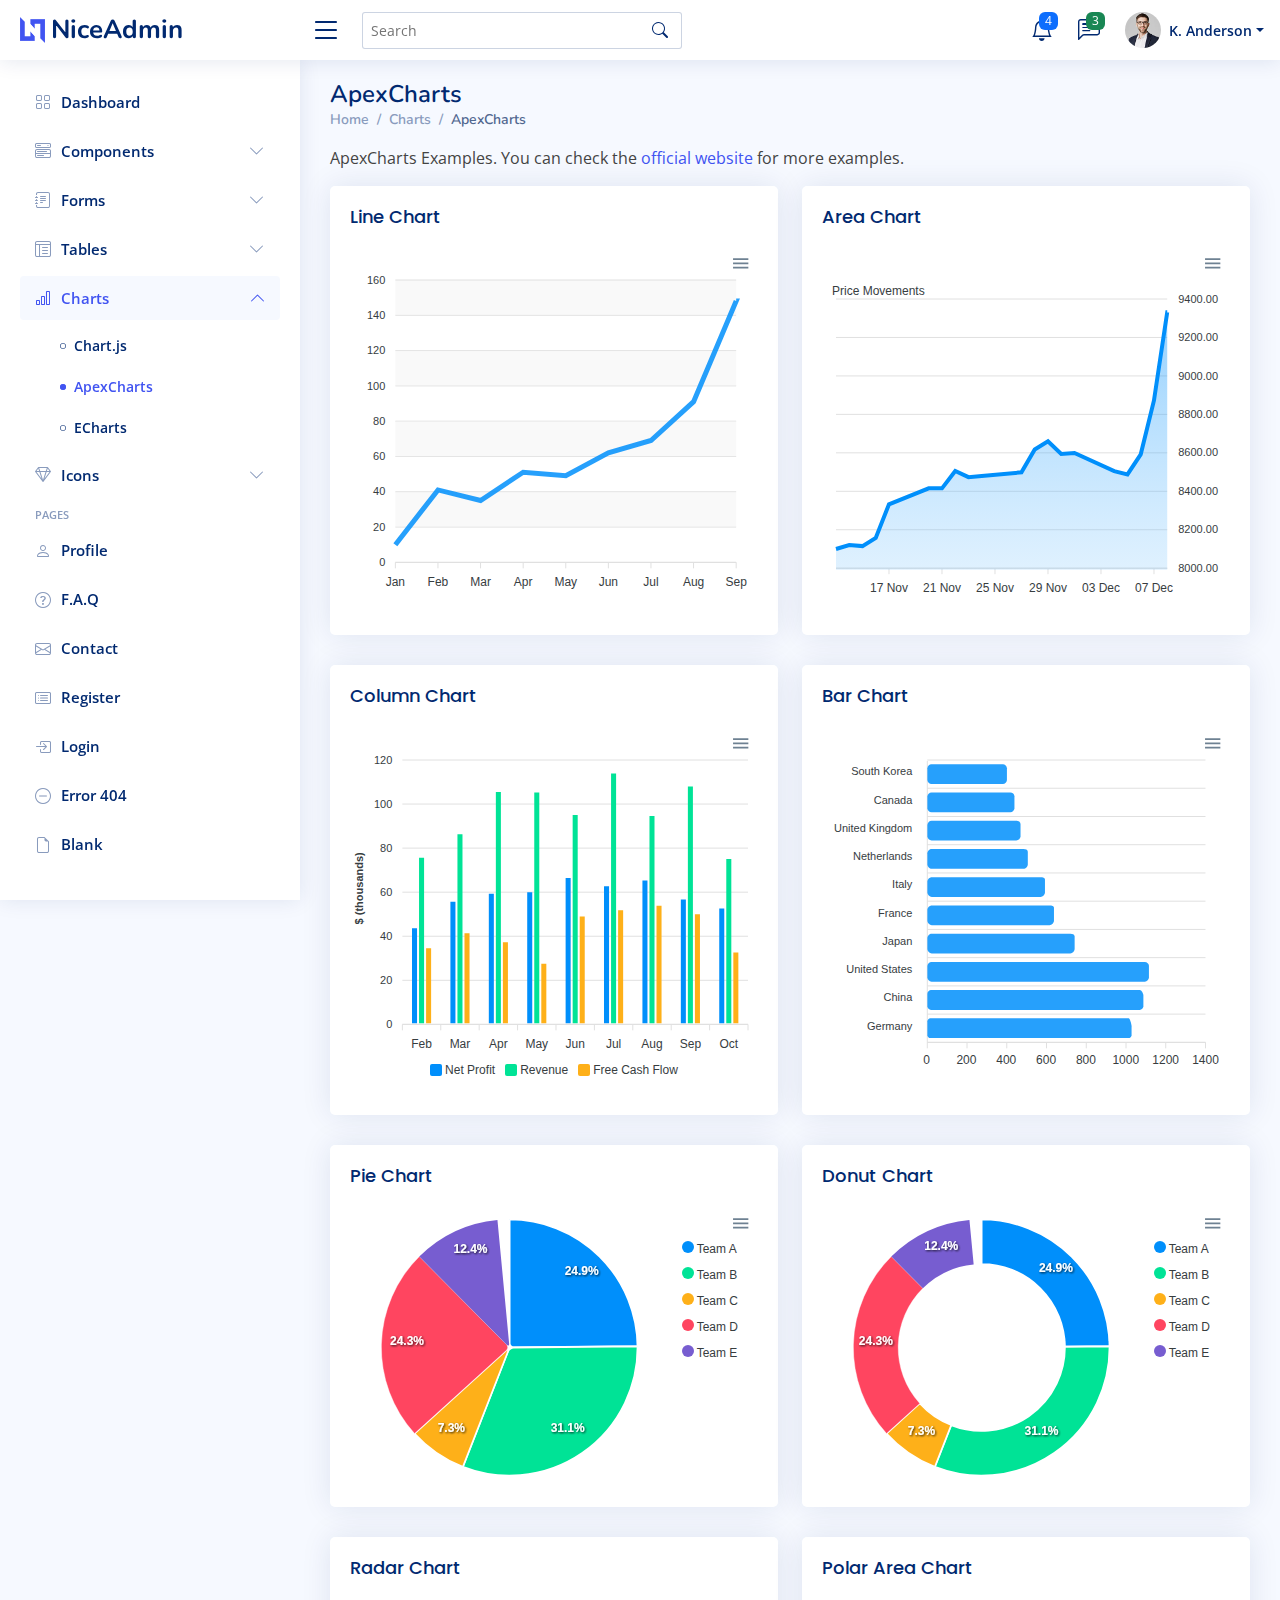
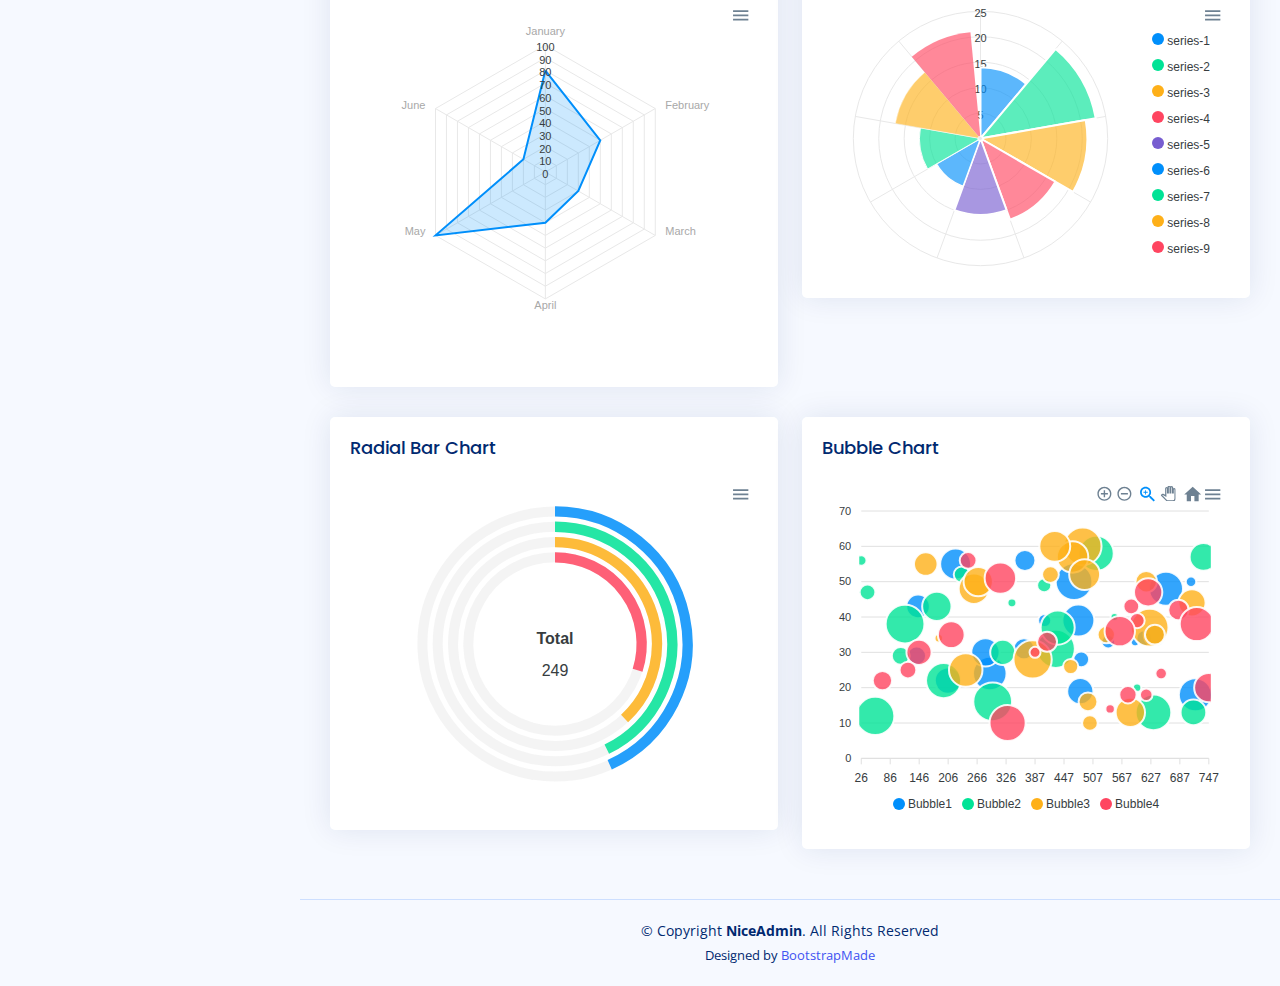
<file: public/admin/charts-apexcharts.html>
<!DOCTYPE html>
<html lang="en">

<head>
  <meta charset="utf-8">
  <meta content="width=device-width, initial-scale=1.0" name="viewport">

  <title>Charts / ApexCharts - NiceAdmin Bootstrap Template</title>
  <meta content="" name="description">
  <meta content="" name="keywords">

  <!-- Favicons -->
  <link href="assets/img/favicon.png" rel="icon">
  <link href="assets/img/apple-touch-icon.png" rel="apple-touch-icon">

  <!-- Google Fonts -->
  <link href="https://fonts.gstatic.com" rel="preconnect">
  <link href="https://fonts.googleapis.com/css?family=Open+Sans:300,300i,400,400i,600,600i,700,700i|Nunito:300,300i,400,400i,600,600i,700,700i|Poppins:300,300i,400,400i,500,500i,600,600i,700,700i" rel="stylesheet">

  <!-- Vendor CSS Files -->
  <link href="assets/vendor/bootstrap/css/bootstrap.min.css" rel="stylesheet">
  <link href="assets/vendor/bootstrap-icons/bootstrap-icons.css" rel="stylesheet">
  <link href="assets/vendor/boxicons/css/boxicons.min.css" rel="stylesheet">
  <link href="assets/vendor/quill/quill.snow.css" rel="stylesheet">
  <link href="assets/vendor/quill/quill.bubble.css" rel="stylesheet">
  <link href="assets/vendor/remixicon/remixicon.css" rel="stylesheet">
  <link href="assets/vendor/simple-datatables/style.css" rel="stylesheet">

  <!-- Template Main CSS File -->
  <link href="assets/css/style.css" rel="stylesheet">

  <!-- =======================================================
  * Template Name: NiceAdmin
  * Template URL: https://bootstrapmade.com/nice-admin-bootstrap-admin-html-template/
  * Updated: Apr 20 2024 with Bootstrap v5.3.3
  * Author: BootstrapMade.com
  * License: https://bootstrapmade.com/license/
  ======================================================== -->
</head>

<body>

  <!-- ======= Header ======= -->
  <header id="header" class="header fixed-top d-flex align-items-center">

    <div class="d-flex align-items-center justify-content-between">
      <a href="index.html" class="logo d-flex align-items-center">
        <img src="assets/img/logo.png" alt="">
        <span class="d-none d-lg-block">NiceAdmin</span>
      </a>
      <i class="bi bi-list toggle-sidebar-btn"></i>
    </div><!-- End Logo -->

    <div class="search-bar">
      <form class="search-form d-flex align-items-center" method="POST" action="#">
        <input type="text" name="query" placeholder="Search" title="Enter search keyword">
        <button type="submit" title="Search"><i class="bi bi-search"></i></button>
      </form>
    </div><!-- End Search Bar -->

    <nav class="header-nav ms-auto">
      <ul class="d-flex align-items-center">

        <li class="nav-item d-block d-lg-none">
          <a class="nav-link nav-icon search-bar-toggle " href="#">
            <i class="bi bi-search"></i>
          </a>
        </li><!-- End Search Icon-->

        <li class="nav-item dropdown">

          <a class="nav-link nav-icon" href="#" data-bs-toggle="dropdown">
            <i class="bi bi-bell"></i>
            <span class="badge bg-primary badge-number">4</span>
          </a><!-- End Notification Icon -->

          <ul class="dropdown-menu dropdown-menu-end dropdown-menu-arrow notifications">
            <li class="dropdown-header">
              You have 4 new notifications
              <a href="#"><span class="badge rounded-pill bg-primary p-2 ms-2">View all</span></a>
            </li>
            <li>
              <hr class="dropdown-divider">
            </li>

            <li class="notification-item">
              <i class="bi bi-exclamation-circle text-warning"></i>
              <div>
                <h4>Lorem Ipsum</h4>
                <p>Quae dolorem earum veritatis oditseno</p>
                <p>30 min. ago</p>
              </div>
            </li>

            <li>
              <hr class="dropdown-divider">
            </li>

            <li class="notification-item">
              <i class="bi bi-x-circle text-danger"></i>
              <div>
                <h4>Atque rerum nesciunt</h4>
                <p>Quae dolorem earum veritatis oditseno</p>
                <p>1 hr. ago</p>
              </div>
            </li>

            <li>
              <hr class="dropdown-divider">
            </li>

            <li class="notification-item">
              <i class="bi bi-check-circle text-success"></i>
              <div>
                <h4>Sit rerum fuga</h4>
                <p>Quae dolorem earum veritatis oditseno</p>
                <p>2 hrs. ago</p>
              </div>
            </li>

            <li>
              <hr class="dropdown-divider">
            </li>

            <li class="notification-item">
              <i class="bi bi-info-circle text-primary"></i>
              <div>
                <h4>Dicta reprehenderit</h4>
                <p>Quae dolorem earum veritatis oditseno</p>
                <p>4 hrs. ago</p>
              </div>
            </li>

            <li>
              <hr class="dropdown-divider">
            </li>
            <li class="dropdown-footer">
              <a href="#">Show all notifications</a>
            </li>

          </ul><!-- End Notification Dropdown Items -->

        </li><!-- End Notification Nav -->

        <li class="nav-item dropdown">

          <a class="nav-link nav-icon" href="#" data-bs-toggle="dropdown">
            <i class="bi bi-chat-left-text"></i>
            <span class="badge bg-success badge-number">3</span>
          </a><!-- End Messages Icon -->

          <ul class="dropdown-menu dropdown-menu-end dropdown-menu-arrow messages">
            <li class="dropdown-header">
              You have 3 new messages
              <a href="#"><span class="badge rounded-pill bg-primary p-2 ms-2">View all</span></a>
            </li>
            <li>
              <hr class="dropdown-divider">
            </li>

            <li class="message-item">
              <a href="#">
                <img src="assets/img/messages-1.jpg" alt="" class="rounded-circle">
                <div>
                  <h4>Maria Hudson</h4>
                  <p>Velit asperiores et ducimus soluta repudiandae labore officia est ut...</p>
                  <p>4 hrs. ago</p>
                </div>
              </a>
            </li>
            <li>
              <hr class="dropdown-divider">
            </li>

            <li class="message-item">
              <a href="#">
                <img src="assets/img/messages-2.jpg" alt="" class="rounded-circle">
                <div>
                  <h4>Anna Nelson</h4>
                  <p>Velit asperiores et ducimus soluta repudiandae labore officia est ut...</p>
                  <p>6 hrs. ago</p>
                </div>
              </a>
            </li>
            <li>
              <hr class="dropdown-divider">
            </li>

            <li class="message-item">
              <a href="#">
                <img src="assets/img/messages-3.jpg" alt="" class="rounded-circle">
                <div>
                  <h4>David Muldon</h4>
                  <p>Velit asperiores et ducimus soluta repudiandae labore officia est ut...</p>
                  <p>8 hrs. ago</p>
                </div>
              </a>
            </li>
            <li>
              <hr class="dropdown-divider">
            </li>

            <li class="dropdown-footer">
              <a href="#">Show all messages</a>
            </li>

          </ul><!-- End Messages Dropdown Items -->

        </li><!-- End Messages Nav -->

        <li class="nav-item dropdown pe-3">

          <a class="nav-link nav-profile d-flex align-items-center pe-0" href="#" data-bs-toggle="dropdown">
            <img src="assets/img/profile-img.jpg" alt="Profile" class="rounded-circle">
            <span class="d-none d-md-block dropdown-toggle ps-2">K. Anderson</span>
          </a><!-- End Profile Iamge Icon -->

          <ul class="dropdown-menu dropdown-menu-end dropdown-menu-arrow profile">
            <li class="dropdown-header">
              <h6>Kevin Anderson</h6>
              <span>Web Designer</span>
            </li>
            <li>
              <hr class="dropdown-divider">
            </li>

            <li>
              <a class="dropdown-item d-flex align-items-center" href="users-profile.html">
                <i class="bi bi-person"></i>
                <span>My Profile</span>
              </a>
            </li>
            <li>
              <hr class="dropdown-divider">
            </li>

            <li>
              <a class="dropdown-item d-flex align-items-center" href="users-profile.html">
                <i class="bi bi-gear"></i>
                <span>Account Settings</span>
              </a>
            </li>
            <li>
              <hr class="dropdown-divider">
            </li>

            <li>
              <a class="dropdown-item d-flex align-items-center" href="pages-faq.html">
                <i class="bi bi-question-circle"></i>
                <span>Need Help?</span>
              </a>
            </li>
            <li>
              <hr class="dropdown-divider">
            </li>

            <li>
              <a class="dropdown-item d-flex align-items-center" href="#">
                <i class="bi bi-box-arrow-right"></i>
                <span>Sign Out</span>
              </a>
            </li>

          </ul><!-- End Profile Dropdown Items -->
        </li><!-- End Profile Nav -->

      </ul>
    </nav><!-- End Icons Navigation -->

  </header><!-- End Header -->

  <!-- ======= Sidebar ======= -->
  <aside id="sidebar" class="sidebar">

    <ul class="sidebar-nav" id="sidebar-nav">

      <li class="nav-item">
        <a class="nav-link collapsed" href="index.html">
          <i class="bi bi-grid"></i>
          <span>Dashboard</span>
        </a>
      </li><!-- End Dashboard Nav -->

      <li class="nav-item">
        <a class="nav-link collapsed" data-bs-target="#components-nav" data-bs-toggle="collapse" href="#">
          <i class="bi bi-menu-button-wide"></i><span>Components</span><i class="bi bi-chevron-down ms-auto"></i>
        </a>
        <ul id="components-nav" class="nav-content collapse " data-bs-parent="#sidebar-nav">
          <li>
            <a href="components-alerts.html">
              <i class="bi bi-circle"></i><span>Alerts</span>
            </a>
          </li>
          <li>
            <a href="components-accordion.html">
              <i class="bi bi-circle"></i><span>Accordion</span>
            </a>
          </li>
          <li>
            <a href="components-badges.html">
              <i class="bi bi-circle"></i><span>Badges</span>
            </a>
          </li>
          <li>
            <a href="components-breadcrumbs.html">
              <i class="bi bi-circle"></i><span>Breadcrumbs</span>
            </a>
          </li>
          <li>
            <a href="components-buttons.html">
              <i class="bi bi-circle"></i><span>Buttons</span>
            </a>
          </li>
          <li>
            <a href="components-cards.html">
              <i class="bi bi-circle"></i><span>Cards</span>
            </a>
          </li>
          <li>
            <a href="components-carousel.html">
              <i class="bi bi-circle"></i><span>Carousel</span>
            </a>
          </li>
          <li>
            <a href="components-list-group.html">
              <i class="bi bi-circle"></i><span>List group</span>
            </a>
          </li>
          <li>
            <a href="components-modal.html">
              <i class="bi bi-circle"></i><span>Modal</span>
            </a>
          </li>
          <li>
            <a href="components-tabs.html">
              <i class="bi bi-circle"></i><span>Tabs</span>
            </a>
          </li>
          <li>
            <a href="components-pagination.html">
              <i class="bi bi-circle"></i><span>Pagination</span>
            </a>
          </li>
          <li>
            <a href="components-progress.html">
              <i class="bi bi-circle"></i><span>Progress</span>
            </a>
          </li>
          <li>
            <a href="components-spinners.html">
              <i class="bi bi-circle"></i><span>Spinners</span>
            </a>
          </li>
          <li>
            <a href="components-tooltips.html">
              <i class="bi bi-circle"></i><span>Tooltips</span>
            </a>
          </li>
        </ul>
      </li><!-- End Components Nav -->

      <li class="nav-item">
        <a class="nav-link collapsed" data-bs-target="#forms-nav" data-bs-toggle="collapse" href="#">
          <i class="bi bi-journal-text"></i><span>Forms</span><i class="bi bi-chevron-down ms-auto"></i>
        </a>
        <ul id="forms-nav" class="nav-content collapse " data-bs-parent="#sidebar-nav">
          <li>
            <a href="forms-elements.html">
              <i class="bi bi-circle"></i><span>Form Elements</span>
            </a>
          </li>
          <li>
            <a href="forms-layouts.html">
              <i class="bi bi-circle"></i><span>Form Layouts</span>
            </a>
          </li>
          <li>
            <a href="forms-editors.html">
              <i class="bi bi-circle"></i><span>Form Editors</span>
            </a>
          </li>
          <li>
            <a href="forms-validation.html">
              <i class="bi bi-circle"></i><span>Form Validation</span>
            </a>
          </li>
        </ul>
      </li><!-- End Forms Nav -->

      <li class="nav-item">
        <a class="nav-link collapsed" data-bs-target="#tables-nav" data-bs-toggle="collapse" href="#">
          <i class="bi bi-layout-text-window-reverse"></i><span>Tables</span><i class="bi bi-chevron-down ms-auto"></i>
        </a>
        <ul id="tables-nav" class="nav-content collapse " data-bs-parent="#sidebar-nav">
          <li>
            <a href="tables-general.html">
              <i class="bi bi-circle"></i><span>General Tables</span>
            </a>
          </li>
          <li>
            <a href="tables-data.html">
              <i class="bi bi-circle"></i><span>Data Tables</span>
            </a>
          </li>
        </ul>
      </li><!-- End Tables Nav -->

      <li class="nav-item">
        <a class="nav-link " data-bs-target="#charts-nav" data-bs-toggle="collapse" href="#">
          <i class="bi bi-bar-chart"></i><span>Charts</span><i class="bi bi-chevron-down ms-auto"></i>
        </a>
        <ul id="charts-nav" class="nav-content collapse show" data-bs-parent="#sidebar-nav">
          <li>
            <a href="charts-chartjs.html">
              <i class="bi bi-circle"></i><span>Chart.js</span>
            </a>
          </li>
          <li>
            <a href="charts-apexcharts.html" class="active">
              <i class="bi bi-circle"></i><span>ApexCharts</span>
            </a>
          </li>
          <li>
            <a href="charts-echarts.html">
              <i class="bi bi-circle"></i><span>ECharts</span>
            </a>
          </li>
        </ul>
      </li><!-- End Charts Nav -->

      <li class="nav-item">
        <a class="nav-link collapsed" data-bs-target="#icons-nav" data-bs-toggle="collapse" href="#">
          <i class="bi bi-gem"></i><span>Icons</span><i class="bi bi-chevron-down ms-auto"></i>
        </a>
        <ul id="icons-nav" class="nav-content collapse " data-bs-parent="#sidebar-nav">
          <li>
            <a href="icons-bootstrap.html">
              <i class="bi bi-circle"></i><span>Bootstrap Icons</span>
            </a>
          </li>
          <li>
            <a href="icons-remix.html">
              <i class="bi bi-circle"></i><span>Remix Icons</span>
            </a>
          </li>
          <li>
            <a href="icons-boxicons.html">
              <i class="bi bi-circle"></i><span>Boxicons</span>
            </a>
          </li>
        </ul>
      </li><!-- End Icons Nav -->

      <li class="nav-heading">Pages</li>

      <li class="nav-item">
        <a class="nav-link collapsed" href="users-profile.html">
          <i class="bi bi-person"></i>
          <span>Profile</span>
        </a>
      </li><!-- End Profile Page Nav -->

      <li class="nav-item">
        <a class="nav-link collapsed" href="pages-faq.html">
          <i class="bi bi-question-circle"></i>
          <span>F.A.Q</span>
        </a>
      </li><!-- End F.A.Q Page Nav -->

      <li class="nav-item">
        <a class="nav-link collapsed" href="pages-contact.html">
          <i class="bi bi-envelope"></i>
          <span>Contact</span>
        </a>
      </li><!-- End Contact Page Nav -->

      <li class="nav-item">
        <a class="nav-link collapsed" href="pages-register.html">
          <i class="bi bi-card-list"></i>
          <span>Register</span>
        </a>
      </li><!-- End Register Page Nav -->

      <li class="nav-item">
        <a class="nav-link collapsed" href="pages-login.html">
          <i class="bi bi-box-arrow-in-right"></i>
          <span>Login</span>
        </a>
      </li><!-- End Login Page Nav -->

      <li class="nav-item">
        <a class="nav-link collapsed" href="pages-error-404.html">
          <i class="bi bi-dash-circle"></i>
          <span>Error 404</span>
        </a>
      </li><!-- End Error 404 Page Nav -->

      <li class="nav-item">
        <a class="nav-link collapsed" href="pages-blank.html">
          <i class="bi bi-file-earmark"></i>
          <span>Blank</span>
        </a>
      </li><!-- End Blank Page Nav -->

    </ul>

  </aside><!-- End Sidebar-->

  <main id="main" class="main">

    <div class="pagetitle">
      <h1>ApexCharts</h1>
      <nav>
        <ol class="breadcrumb">
          <li class="breadcrumb-item"><a href="index.html">Home</a></li>
          <li class="breadcrumb-item">Charts</li>
          <li class="breadcrumb-item active">ApexCharts</li>
        </ol>
      </nav>
    </div><!-- End Page Title -->

    <p>ApexCharts Examples. You can check the <a href="https://apexcharts.com/javascript-chart-demos/" target="_blank">official website</a> for more examples.</p>

    <section class="section">
      <div class="row">

        <div class="col-lg-6">
          <div class="card">
            <div class="card-body">
              <h5 class="card-title">Line Chart</h5>

              <!-- Line Chart -->
              <div id="lineChart"></div>

              <script>
                document.addEventListener("DOMContentLoaded", () => {
                  new ApexCharts(document.querySelector("#lineChart"), {
                    series: [{
                      name: "Desktops",
                      data: [10, 41, 35, 51, 49, 62, 69, 91, 148]
                    }],
                    chart: {
                      height: 350,
                      type: 'line',
                      zoom: {
                        enabled: false
                      }
                    },
                    dataLabels: {
                      enabled: false
                    },
                    stroke: {
                      curve: 'straight'
                    },
                    grid: {
                      row: {
                        colors: ['#f3f3f3', 'transparent'], // takes an array which will be repeated on columns
                        opacity: 0.5
                      },
                    },
                    xaxis: {
                      categories: ['Jan', 'Feb', 'Mar', 'Apr', 'May', 'Jun', 'Jul', 'Aug', 'Sep'],
                    }
                  }).render();
                });
              </script>
              <!-- End Line Chart -->

            </div>
          </div>
        </div>

        <div class="col-lg-6">
          <div class="card">
            <div class="card-body">
              <h5 class="card-title">Area Chart</h5>

              <!-- Area Chart -->
              <div id="areaChart"></div>

              <script>
                document.addEventListener("DOMContentLoaded", () => {
                  const series = {
                    "monthDataSeries1": {
                      "prices": [
                        8107.85,
                        8128.0,
                        8122.9,
                        8165.5,
                        8340.7,
                        8423.7,
                        8423.5,
                        8514.3,
                        8481.85,
                        8487.7,
                        8506.9,
                        8626.2,
                        8668.95,
                        8602.3,
                        8607.55,
                        8512.9,
                        8496.25,
                        8600.65,
                        8881.1,
                        9340.85
                      ],
                      "dates": [
                        "13 Nov 2017",
                        "14 Nov 2017",
                        "15 Nov 2017",
                        "16 Nov 2017",
                        "17 Nov 2017",
                        "20 Nov 2017",
                        "21 Nov 2017",
                        "22 Nov 2017",
                        "23 Nov 2017",
                        "24 Nov 2017",
                        "27 Nov 2017",
                        "28 Nov 2017",
                        "29 Nov 2017",
                        "30 Nov 2017",
                        "01 Dec 2017",
                        "04 Dec 2017",
                        "05 Dec 2017",
                        "06 Dec 2017",
                        "07 Dec 2017",
                        "08 Dec 2017"
                      ]
                    },
                    "monthDataSeries2": {
                      "prices": [
                        8423.7,
                        8423.5,
                        8514.3,
                        8481.85,
                        8487.7,
                        8506.9,
                        8626.2,
                        8668.95,
                        8602.3,
                        8607.55,
                        8512.9,
                        8496.25,
                        8600.65,
                        8881.1,
                        9040.85,
                        8340.7,
                        8165.5,
                        8122.9,
                        8107.85,
                        8128.0
                      ],
                      "dates": [
                        "13 Nov 2017",
                        "14 Nov 2017",
                        "15 Nov 2017",
                        "16 Nov 2017",
                        "17 Nov 2017",
                        "20 Nov 2017",
                        "21 Nov 2017",
                        "22 Nov 2017",
                        "23 Nov 2017",
                        "24 Nov 2017",
                        "27 Nov 2017",
                        "28 Nov 2017",
                        "29 Nov 2017",
                        "30 Nov 2017",
                        "01 Dec 2017",
                        "04 Dec 2017",
                        "05 Dec 2017",
                        "06 Dec 2017",
                        "07 Dec 2017",
                        "08 Dec 2017"
                      ]
                    },
                    "monthDataSeries3": {
                      "prices": [
                        7114.25,
                        7126.6,
                        7116.95,
                        7203.7,
                        7233.75,
                        7451.0,
                        7381.15,
                        7348.95,
                        7347.75,
                        7311.25,
                        7266.4,
                        7253.25,
                        7215.45,
                        7266.35,
                        7315.25,
                        7237.2,
                        7191.4,
                        7238.95,
                        7222.6,
                        7217.9,
                        7359.3,
                        7371.55,
                        7371.15,
                        7469.2,
                        7429.25,
                        7434.65,
                        7451.1,
                        7475.25,
                        7566.25,
                        7556.8,
                        7525.55,
                        7555.45,
                        7560.9,
                        7490.7,
                        7527.6,
                        7551.9,
                        7514.85,
                        7577.95,
                        7592.3,
                        7621.95,
                        7707.95,
                        7859.1,
                        7815.7,
                        7739.0,
                        7778.7,
                        7839.45,
                        7756.45,
                        7669.2,
                        7580.45,
                        7452.85,
                        7617.25,
                        7701.6,
                        7606.8,
                        7620.05,
                        7513.85,
                        7498.45,
                        7575.45,
                        7601.95,
                        7589.1,
                        7525.85,
                        7569.5,
                        7702.5,
                        7812.7,
                        7803.75,
                        7816.3,
                        7851.15,
                        7912.2,
                        7972.8,
                        8145.0,
                        8161.1,
                        8121.05,
                        8071.25,
                        8088.2,
                        8154.45,
                        8148.3,
                        8122.05,
                        8132.65,
                        8074.55,
                        7952.8,
                        7885.55,
                        7733.9,
                        7897.15,
                        7973.15,
                        7888.5,
                        7842.8,
                        7838.4,
                        7909.85,
                        7892.75,
                        7897.75,
                        7820.05,
                        7904.4,
                        7872.2,
                        7847.5,
                        7849.55,
                        7789.6,
                        7736.35,
                        7819.4,
                        7875.35,
                        7871.8,
                        8076.5,
                        8114.8,
                        8193.55,
                        8217.1,
                        8235.05,
                        8215.3,
                        8216.4,
                        8301.55,
                        8235.25,
                        8229.75,
                        8201.95,
                        8164.95,
                        8107.85,
                        8128.0,
                        8122.9,
                        8165.5,
                        8340.7,
                        8423.7,
                        8423.5,
                        8514.3,
                        8481.85,
                        8487.7,
                        8506.9,
                        8626.2
                      ],
                      "dates": [
                        "02 Jun 2017",
                        "05 Jun 2017",
                        "06 Jun 2017",
                        "07 Jun 2017",
                        "08 Jun 2017",
                        "09 Jun 2017",
                        "12 Jun 2017",
                        "13 Jun 2017",
                        "14 Jun 2017",
                        "15 Jun 2017",
                        "16 Jun 2017",
                        "19 Jun 2017",
                        "20 Jun 2017",
                        "21 Jun 2017",
                        "22 Jun 2017",
                        "23 Jun 2017",
                        "27 Jun 2017",
                        "28 Jun 2017",
                        "29 Jun 2017",
                        "30 Jun 2017",
                        "03 Jul 2017",
                        "04 Jul 2017",
                        "05 Jul 2017",
                        "06 Jul 2017",
                        "07 Jul 2017",
                        "10 Jul 2017",
                        "11 Jul 2017",
                        "12 Jul 2017",
                        "13 Jul 2017",
                        "14 Jul 2017",
                        "17 Jul 2017",
                        "18 Jul 2017",
                        "19 Jul 2017",
                        "20 Jul 2017",
                        "21 Jul 2017",
                        "24 Jul 2017",
                        "25 Jul 2017",
                        "26 Jul 2017",
                        "27 Jul 2017",
                        "28 Jul 2017",
                        "31 Jul 2017",
                        "01 Aug 2017",
                        "02 Aug 2017",
                        "03 Aug 2017",
                        "04 Aug 2017",
                        "07 Aug 2017",
                        "08 Aug 2017",
                        "09 Aug 2017",
                        "10 Aug 2017",
                        "11 Aug 2017",
                        "14 Aug 2017",
                        "16 Aug 2017",
                        "17 Aug 2017",
                        "18 Aug 2017",
                        "21 Aug 2017",
                        "22 Aug 2017",
                        "23 Aug 2017",
                        "24 Aug 2017",
                        "28 Aug 2017",
                        "29 Aug 2017",
                        "30 Aug 2017",
                        "31 Aug 2017",
                        "01 Sep 2017",
                        "04 Sep 2017",
                        "05 Sep 2017",
                        "06 Sep 2017",
                        "07 Sep 2017",
                        "08 Sep 2017",
                        "11 Sep 2017",
                        "12 Sep 2017",
                        "13 Sep 2017",
                        "14 Sep 2017",
                        "15 Sep 2017",
                        "18 Sep 2017",
                        "19 Sep 2017",
                        "20 Sep 2017",
                        "21 Sep 2017",
                        "22 Sep 2017",
                        "25 Sep 2017",
                        "26 Sep 2017",
                        "27 Sep 2017",
                        "28 Sep 2017",
                        "29 Sep 2017",
                        "03 Oct 2017",
                        "04 Oct 2017",
                        "05 Oct 2017",
                        "06 Oct 2017",
                        "09 Oct 2017",
                        "10 Oct 2017",
                        "11 Oct 2017",
                        "12 Oct 2017",
                        "13 Oct 2017",
                        "16 Oct 2017",
                        "17 Oct 2017",
                        "18 Oct 2017",
                        "19 Oct 2017",
                        "23 Oct 2017",
                        "24 Oct 2017",
                        "25 Oct 2017",
                        "26 Oct 2017",
                        "27 Oct 2017",
                        "30 Oct 2017",
                        "31 Oct 2017",
                        "01 Nov 2017",
                        "02 Nov 2017",
                        "03 Nov 2017",
                        "06 Nov 2017",
                        "07 Nov 2017",
                        "08 Nov 2017",
                        "09 Nov 2017",
                        "10 Nov 2017",
                        "13 Nov 2017",
                        "14 Nov 2017",
                        "15 Nov 2017",
                        "16 Nov 2017",
                        "17 Nov 2017",
                        "20 Nov 2017",
                        "21 Nov 2017",
                        "22 Nov 2017",
                        "23 Nov 2017",
                        "24 Nov 2017",
                        "27 Nov 2017",
                        "28 Nov 2017"
                      ]
                    }
                  }
                  new ApexCharts(document.querySelector("#areaChart"), {
                    series: [{
                      name: "STOCK ABC",
                      data: series.monthDataSeries1.prices
                    }],
                    chart: {
                      type: 'area',
                      height: 350,
                      zoom: {
                        enabled: false
                      }
                    },
                    dataLabels: {
                      enabled: false
                    },
                    stroke: {
                      curve: 'straight'
                    },
                    subtitle: {
                      text: 'Price Movements',
                      align: 'left'
                    },
                    labels: series.monthDataSeries1.dates,
                    xaxis: {
                      type: 'datetime',
                    },
                    yaxis: {
                      opposite: true
                    },
                    legend: {
                      horizontalAlign: 'left'
                    }
                  }).render();
                });
              </script>
              <!-- End Area Chart -->

            </div>
          </div>
        </div>

        <div class="col-lg-6">
          <div class="card">
            <div class="card-body">
              <h5 class="card-title">Column Chart</h5>

              <!-- Column Chart -->
              <div id="columnChart"></div>

              <script>
                document.addEventListener("DOMContentLoaded", () => {
                  new ApexCharts(document.querySelector("#columnChart"), {
                    series: [{
                      name: 'Net Profit',
                      data: [44, 55, 57, 56, 61, 58, 63, 60, 66]
                    }, {
                      name: 'Revenue',
                      data: [76, 85, 101, 98, 87, 105, 91, 114, 94]
                    }, {
                      name: 'Free Cash Flow',
                      data: [35, 41, 36, 26, 45, 48, 52, 53, 41]
                    }],
                    chart: {
                      type: 'bar',
                      height: 350
                    },
                    plotOptions: {
                      bar: {
                        horizontal: false,
                        columnWidth: '55%',
                        endingShape: 'rounded'
                      },
                    },
                    dataLabels: {
                      enabled: false
                    },
                    stroke: {
                      show: true,
                      width: 2,
                      colors: ['transparent']
                    },
                    xaxis: {
                      categories: ['Feb', 'Mar', 'Apr', 'May', 'Jun', 'Jul', 'Aug', 'Sep', 'Oct'],
                    },
                    yaxis: {
                      title: {
                        text: '$ (thousands)'
                      }
                    },
                    fill: {
                      opacity: 1
                    },
                    tooltip: {
                      y: {
                        formatter: function(val) {
                          return "$ " + val + " thousands"
                        }
                      }
                    }
                  }).render();
                });
              </script>
              <!-- End Column Chart -->

            </div>
          </div>
        </div>

        <div class="col-lg-6">
          <div class="card">
            <div class="card-body">
              <h5 class="card-title">Bar Chart</h5>

              <!-- Bar Chart -->
              <div id="barChart"></div>

              <script>
                document.addEventListener("DOMContentLoaded", () => {
                  new ApexCharts(document.querySelector("#barChart"), {
                    series: [{
                      data: [400, 430, 448, 470, 540, 580, 690, 1100, 1200, 1380]
                    }],
                    chart: {
                      type: 'bar',
                      height: 350
                    },
                    plotOptions: {
                      bar: {
                        borderRadius: 4,
                        horizontal: true,
                      }
                    },
                    dataLabels: {
                      enabled: false
                    },
                    xaxis: {
                      categories: ['South Korea', 'Canada', 'United Kingdom', 'Netherlands', 'Italy', 'France', 'Japan',
                        'United States', 'China', 'Germany'
                      ],
                    }
                  }).render();
                });
              </script>
              <!-- End Bar Chart -->

            </div>
          </div>
        </div>

        <div class="col-lg-6">
          <div class="card">
            <div class="card-body">
              <h5 class="card-title">Pie Chart</h5>

              <!-- Pie Chart -->
              <div id="pieChart"></div>

              <script>
                document.addEventListener("DOMContentLoaded", () => {
                  new ApexCharts(document.querySelector("#pieChart"), {
                    series: [44, 55, 13, 43, 22],
                    chart: {
                      height: 350,
                      type: 'pie',
                      toolbar: {
                        show: true
                      }
                    },
                    labels: ['Team A', 'Team B', 'Team C', 'Team D', 'Team E']
                  }).render();
                });
              </script>
              <!-- End Pie Chart -->

            </div>
          </div>
        </div>

        <div class="col-lg-6">
          <div class="card">
            <div class="card-body">
              <h5 class="card-title">Donut Chart</h5>

              <!-- Donut Chart -->
              <div id="donutChart"></div>

              <script>
                document.addEventListener("DOMContentLoaded", () => {
                  new ApexCharts(document.querySelector("#donutChart"), {
                    series: [44, 55, 13, 43, 22],
                    chart: {
                      height: 350,
                      type: 'donut',
                      toolbar: {
                        show: true
                      }
                    },
                    labels: ['Team A', 'Team B', 'Team C', 'Team D', 'Team E'],
                  }).render();
                });
              </script>
              <!-- End Donut Chart -->

            </div>
          </div>
        </div>

        <div class="col-lg-6">
          <div class="card">
            <div class="card-body">
              <h5 class="card-title">Radar Chart</h5>

              <!-- Radar Chart -->
              <div id="radarChart"></div>

              <script>
                document.addEventListener("DOMContentLoaded", () => {
                  new ApexCharts(document.querySelector("#radarChart"), {
                    series: [{
                      name: 'Series 1',
                      data: [80, 50, 30, 40, 100, 20],
                    }],
                    chart: {
                      height: 350,
                      type: 'radar',
                    },
                    xaxis: {
                      categories: ['January', 'February', 'March', 'April', 'May', 'June']
                    }
                  }).render();
                });
              </script>
              <!-- End Radar Chart -->

            </div>
          </div>
        </div>

        <div class="col-lg-6">
          <div class="card">
            <div class="card-body">
              <h5 class="card-title">Polar Area Chart</h5>

              <!-- Polar Area Chart -->
              <div id="polarAreaChart"></div>

              <script>
                document.addEventListener("DOMContentLoaded", () => {
                  new ApexCharts(document.querySelector("#polarAreaChart"), {
                    series: [14, 23, 21, 17, 15, 10, 12, 17, 21],
                    chart: {
                      type: 'polarArea',
                      height: 350,
                      toolbar: {
                        show: true
                      }
                    },
                    stroke: {
                      colors: ['#fff']
                    },
                    fill: {
                      opacity: 0.8
                    }
                  }).render();
                });
              </script>
              <!-- End Polar Area Chart -->

            </div>
          </div>
        </div>

        <div class="col-lg-6">
          <div class="card">
            <div class="card-body">
              <h5 class="card-title">Radial Bar Chart</h5>

              <!-- Radial Bar Chart -->
              <div id="radialBarChart"></div>

              <script>
                document.addEventListener("DOMContentLoaded", () => {
                  new ApexCharts(document.querySelector("#radialBarChart"), {
                    series: [44, 55, 67, 83],
                    chart: {
                      height: 350,
                      type: 'radialBar',
                      toolbar: {
                        show: true
                      }
                    },
                    plotOptions: {
                      radialBar: {
                        dataLabels: {
                          name: {
                            fontSize: '22px',
                          },
                          value: {
                            fontSize: '16px',
                          },
                          total: {
                            show: true,
                            label: 'Total',
                            formatter: function(w) {
                              // By default this function returns the average of all series. The below is just an example to show the use of custom formatter function
                              return 249
                            }
                          }
                        }
                      }
                    },
                    labels: ['Apples', 'Oranges', 'Bananas', 'Berries'],
                  }).render();
                });
              </script>
              <!-- End Radial Bar Chart -->

            </div>
          </div>
        </div>

        <div class="col-lg-6">
          <div class="card">
            <div class="card-body">
              <h5 class="card-title">Bubble Chart</h5>

              <!-- Bubble Chart -->
              <div id="bubbleChart"></div>

              <script>
                document.addEventListener("DOMContentLoaded", () => {
                  function generateData(baseval, count, yrange) {
                    var i = 0;
                    var series = [];
                    while (i < count) {
                      var x = Math.floor(Math.random() * (750 - 1 + 1)) + 1;;
                      var y = Math.floor(Math.random() * (yrange.max - yrange.min + 1)) + yrange.min;
                      var z = Math.floor(Math.random() * (75 - 15 + 1)) + 15;
                      series.push([x, y, z]);
                      baseval += 86400000;
                      i++;
                    }
                    return series;
                  }
                  new ApexCharts(document.querySelector("#bubbleChart"), {
                    series: [{
                        name: 'Bubble1',
                        data: generateData(new Date('11 Feb 2017 GMT').getTime(), 20, {
                          min: 10,
                          max: 60
                        })
                      },
                      {
                        name: 'Bubble2',
                        data: generateData(new Date('11 Feb 2017 GMT').getTime(), 20, {
                          min: 10,
                          max: 60
                        })
                      },
                      {
                        name: 'Bubble3',
                        data: generateData(new Date('11 Feb 2017 GMT').getTime(), 20, {
                          min: 10,
                          max: 60
                        })
                      },
                      {
                        name: 'Bubble4',
                        data: generateData(new Date('11 Feb 2017 GMT').getTime(), 20, {
                          min: 10,
                          max: 60
                        })
                      }
                    ],
                    chart: {
                      height: 333,
                      type: 'bubble',
                    },
                    dataLabels: {
                      enabled: false
                    },
                    fill: {
                      opacity: 0.8
                    },
                    xaxis: {
                      tickAmount: 12,
                      type: 'category',
                    },
                    yaxis: {
                      max: 70
                    }
                  }).render();
                });
              </script>
              <!-- End Bubble Chart -->

            </div>
          </div>
        </div>

      </div>
    </section>

  </main><!-- End #main -->

  <!-- ======= Footer ======= -->
  <footer id="footer" class="footer">
    <div class="copyright">
      &copy; Copyright <strong><span>NiceAdmin</span></strong>. All Rights Reserved
    </div>
    <div class="credits">
      <!-- All the links in the footer should remain intact. -->
      <!-- You can delete the links only if you purchased the pro version. -->
      <!-- Licensing information: https://bootstrapmade.com/license/ -->
      <!-- Purchase the pro version with working PHP/AJAX contact form: https://bootstrapmade.com/nice-admin-bootstrap-admin-html-template/ -->
      Designed by <a href="https://bootstrapmade.com/">BootstrapMade</a>
    </div>
  </footer><!-- End Footer -->

  <a href="#" class="back-to-top d-flex align-items-center justify-content-center"><i class="bi bi-arrow-up-short"></i></a>

  <!-- Vendor JS Files -->
  <script src="assets/vendor/apexcharts/apexcharts.min.js"></script>
  <script src="assets/vendor/bootstrap/js/bootstrap.bundle.min.js"></script>
  <script src="assets/vendor/chart.js/chart.umd.js"></script>
  <script src="assets/vendor/echarts/echarts.min.js"></script>
  <script src="assets/vendor/quill/quill.js"></script>
  <script src="assets/vendor/simple-datatables/simple-datatables.js"></script>
  <script src="assets/vendor/tinymce/tinymce.min.js"></script>
  <script src="assets/vendor/php-email-form/validate.js"></script>

  <!-- Template Main JS File -->
  <script src="assets/js/main.js"></script>

</body>

</html>
</file>
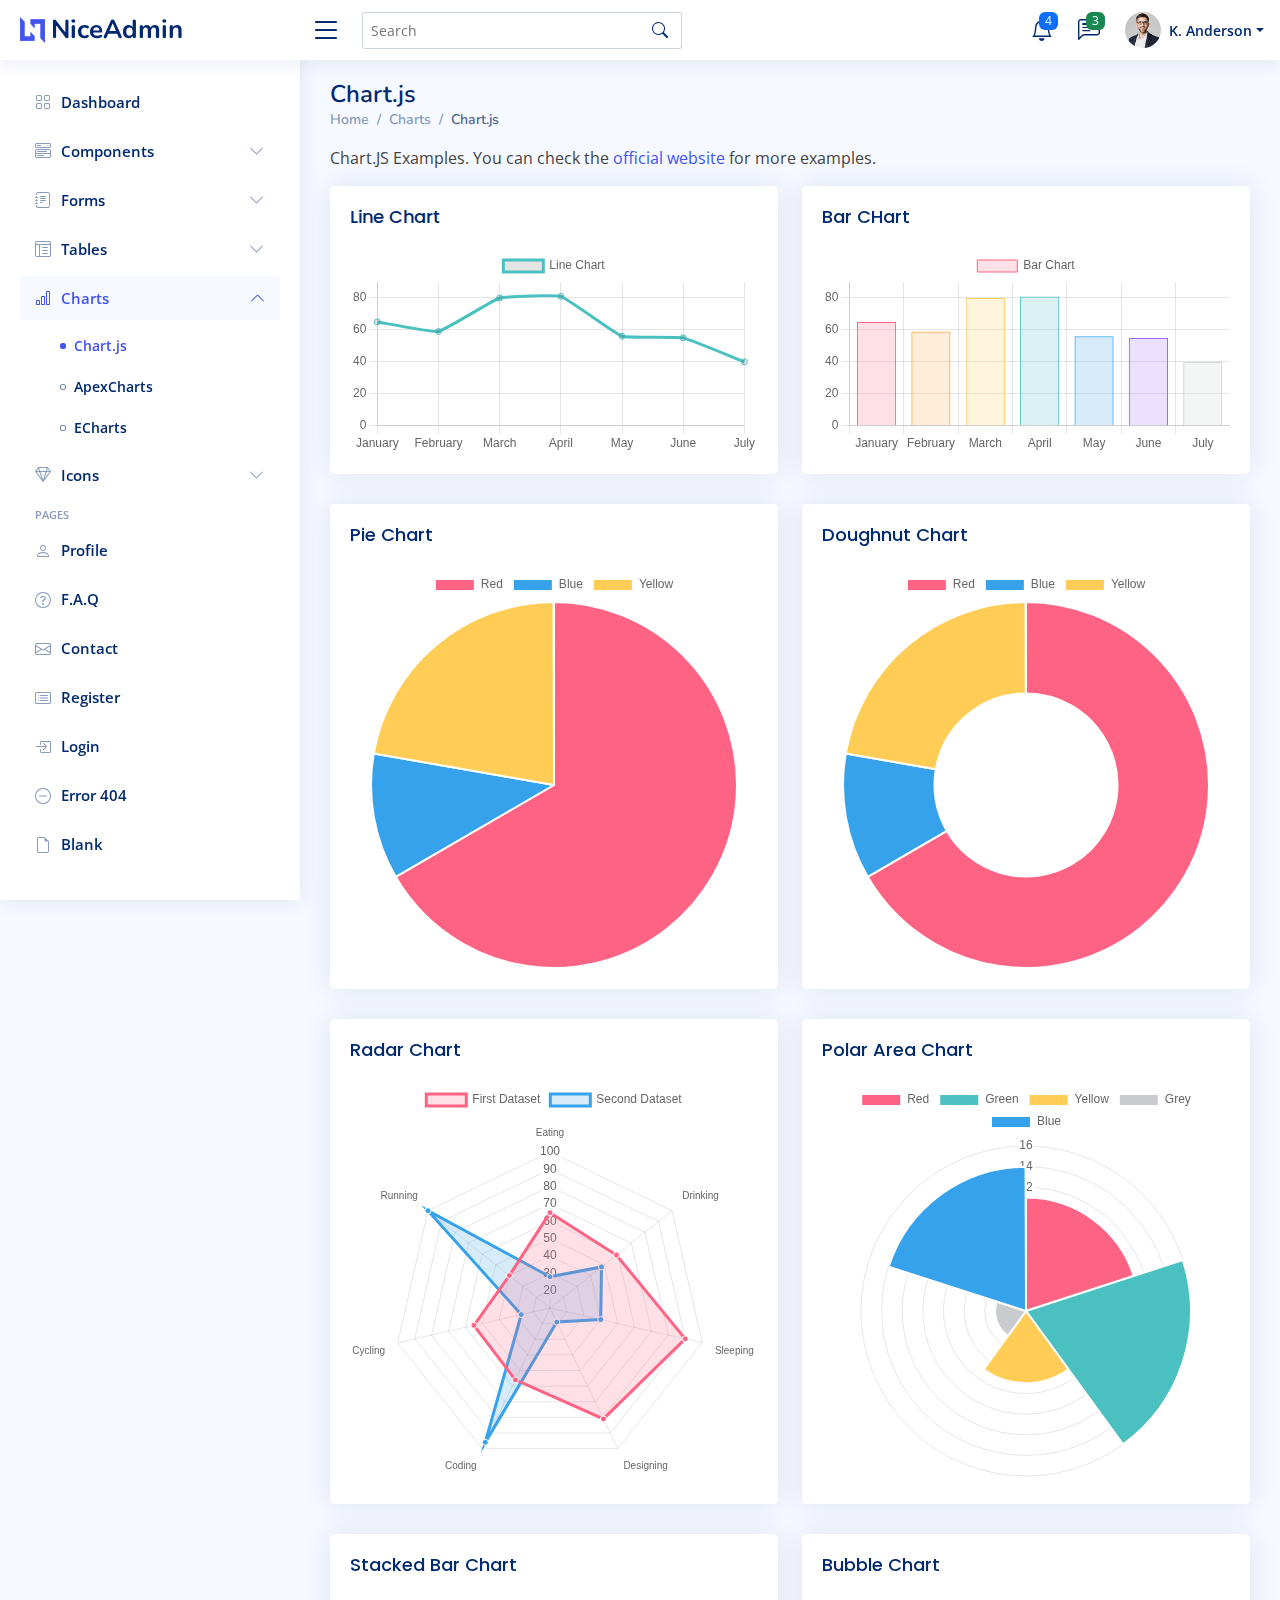
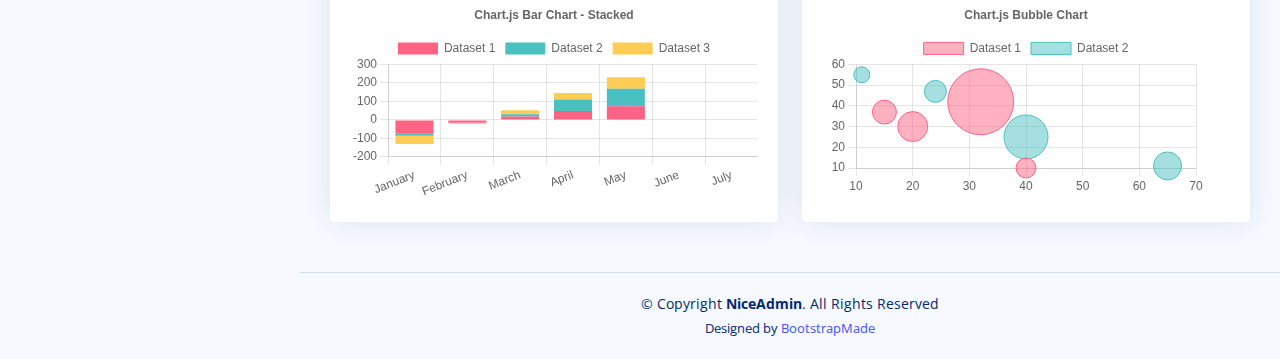
<file: public/admin/charts-chartjs.html>
<!DOCTYPE html>
<html lang="en">

<head>
  <meta charset="utf-8">
  <meta content="width=device-width, initial-scale=1.0" name="viewport">

  <title>Charts / Chart.js - NiceAdmin Bootstrap Template</title>
  <meta content="" name="description">
  <meta content="" name="keywords">

  <!-- Favicons -->
  <link href="assets/img/favicon.png" rel="icon">
  <link href="assets/img/apple-touch-icon.png" rel="apple-touch-icon">

  <!-- Google Fonts -->
  <link href="https://fonts.gstatic.com" rel="preconnect">
  <link href="https://fonts.googleapis.com/css?family=Open+Sans:300,300i,400,400i,600,600i,700,700i|Nunito:300,300i,400,400i,600,600i,700,700i|Poppins:300,300i,400,400i,500,500i,600,600i,700,700i" rel="stylesheet">

  <!-- Vendor CSS Files -->
  <link href="assets/vendor/bootstrap/css/bootstrap.min.css" rel="stylesheet">
  <link href="assets/vendor/bootstrap-icons/bootstrap-icons.css" rel="stylesheet">
  <link href="assets/vendor/boxicons/css/boxicons.min.css" rel="stylesheet">
  <link href="assets/vendor/quill/quill.snow.css" rel="stylesheet">
  <link href="assets/vendor/quill/quill.bubble.css" rel="stylesheet">
  <link href="assets/vendor/remixicon/remixicon.css" rel="stylesheet">
  <link href="assets/vendor/simple-datatables/style.css" rel="stylesheet">

  <!-- Template Main CSS File -->
  <link href="assets/css/style.css" rel="stylesheet">

  <!-- =======================================================
  * Template Name: NiceAdmin
  * Template URL: https://bootstrapmade.com/nice-admin-bootstrap-admin-html-template/
  * Updated: Apr 20 2024 with Bootstrap v5.3.3
  * Author: BootstrapMade.com
  * License: https://bootstrapmade.com/license/
  ======================================================== -->
</head>

<body>

  <!-- ======= Header ======= -->
  <header id="header" class="header fixed-top d-flex align-items-center">

    <div class="d-flex align-items-center justify-content-between">
      <a href="index.html" class="logo d-flex align-items-center">
        <img src="assets/img/logo.png" alt="">
        <span class="d-none d-lg-block">NiceAdmin</span>
      </a>
      <i class="bi bi-list toggle-sidebar-btn"></i>
    </div><!-- End Logo -->

    <div class="search-bar">
      <form class="search-form d-flex align-items-center" method="POST" action="#">
        <input type="text" name="query" placeholder="Search" title="Enter search keyword">
        <button type="submit" title="Search"><i class="bi bi-search"></i></button>
      </form>
    </div><!-- End Search Bar -->

    <nav class="header-nav ms-auto">
      <ul class="d-flex align-items-center">

        <li class="nav-item d-block d-lg-none">
          <a class="nav-link nav-icon search-bar-toggle " href="#">
            <i class="bi bi-search"></i>
          </a>
        </li><!-- End Search Icon-->

        <li class="nav-item dropdown">

          <a class="nav-link nav-icon" href="#" data-bs-toggle="dropdown">
            <i class="bi bi-bell"></i>
            <span class="badge bg-primary badge-number">4</span>
          </a><!-- End Notification Icon -->

          <ul class="dropdown-menu dropdown-menu-end dropdown-menu-arrow notifications">
            <li class="dropdown-header">
              You have 4 new notifications
              <a href="#"><span class="badge rounded-pill bg-primary p-2 ms-2">View all</span></a>
            </li>
            <li>
              <hr class="dropdown-divider">
            </li>

            <li class="notification-item">
              <i class="bi bi-exclamation-circle text-warning"></i>
              <div>
                <h4>Lorem Ipsum</h4>
                <p>Quae dolorem earum veritatis oditseno</p>
                <p>30 min. ago</p>
              </div>
            </li>

            <li>
              <hr class="dropdown-divider">
            </li>

            <li class="notification-item">
              <i class="bi bi-x-circle text-danger"></i>
              <div>
                <h4>Atque rerum nesciunt</h4>
                <p>Quae dolorem earum veritatis oditseno</p>
                <p>1 hr. ago</p>
              </div>
            </li>

            <li>
              <hr class="dropdown-divider">
            </li>

            <li class="notification-item">
              <i class="bi bi-check-circle text-success"></i>
              <div>
                <h4>Sit rerum fuga</h4>
                <p>Quae dolorem earum veritatis oditseno</p>
                <p>2 hrs. ago</p>
              </div>
            </li>

            <li>
              <hr class="dropdown-divider">
            </li>

            <li class="notification-item">
              <i class="bi bi-info-circle text-primary"></i>
              <div>
                <h4>Dicta reprehenderit</h4>
                <p>Quae dolorem earum veritatis oditseno</p>
                <p>4 hrs. ago</p>
              </div>
            </li>

            <li>
              <hr class="dropdown-divider">
            </li>
            <li class="dropdown-footer">
              <a href="#">Show all notifications</a>
            </li>

          </ul><!-- End Notification Dropdown Items -->

        </li><!-- End Notification Nav -->

        <li class="nav-item dropdown">

          <a class="nav-link nav-icon" href="#" data-bs-toggle="dropdown">
            <i class="bi bi-chat-left-text"></i>
            <span class="badge bg-success badge-number">3</span>
          </a><!-- End Messages Icon -->

          <ul class="dropdown-menu dropdown-menu-end dropdown-menu-arrow messages">
            <li class="dropdown-header">
              You have 3 new messages
              <a href="#"><span class="badge rounded-pill bg-primary p-2 ms-2">View all</span></a>
            </li>
            <li>
              <hr class="dropdown-divider">
            </li>

            <li class="message-item">
              <a href="#">
                <img src="assets/img/messages-1.jpg" alt="" class="rounded-circle">
                <div>
                  <h4>Maria Hudson</h4>
                  <p>Velit asperiores et ducimus soluta repudiandae labore officia est ut...</p>
                  <p>4 hrs. ago</p>
                </div>
              </a>
            </li>
            <li>
              <hr class="dropdown-divider">
            </li>

            <li class="message-item">
              <a href="#">
                <img src="assets/img/messages-2.jpg" alt="" class="rounded-circle">
                <div>
                  <h4>Anna Nelson</h4>
                  <p>Velit asperiores et ducimus soluta repudiandae labore officia est ut...</p>
                  <p>6 hrs. ago</p>
                </div>
              </a>
            </li>
            <li>
              <hr class="dropdown-divider">
            </li>

            <li class="message-item">
              <a href="#">
                <img src="assets/img/messages-3.jpg" alt="" class="rounded-circle">
                <div>
                  <h4>David Muldon</h4>
                  <p>Velit asperiores et ducimus soluta repudiandae labore officia est ut...</p>
                  <p>8 hrs. ago</p>
                </div>
              </a>
            </li>
            <li>
              <hr class="dropdown-divider">
            </li>

            <li class="dropdown-footer">
              <a href="#">Show all messages</a>
            </li>

          </ul><!-- End Messages Dropdown Items -->

        </li><!-- End Messages Nav -->

        <li class="nav-item dropdown pe-3">

          <a class="nav-link nav-profile d-flex align-items-center pe-0" href="#" data-bs-toggle="dropdown">
            <img src="assets/img/profile-img.jpg" alt="Profile" class="rounded-circle">
            <span class="d-none d-md-block dropdown-toggle ps-2">K. Anderson</span>
          </a><!-- End Profile Iamge Icon -->

          <ul class="dropdown-menu dropdown-menu-end dropdown-menu-arrow profile">
            <li class="dropdown-header">
              <h6>Kevin Anderson</h6>
              <span>Web Designer</span>
            </li>
            <li>
              <hr class="dropdown-divider">
            </li>

            <li>
              <a class="dropdown-item d-flex align-items-center" href="users-profile.html">
                <i class="bi bi-person"></i>
                <span>My Profile</span>
              </a>
            </li>
            <li>
              <hr class="dropdown-divider">
            </li>

            <li>
              <a class="dropdown-item d-flex align-items-center" href="users-profile.html">
                <i class="bi bi-gear"></i>
                <span>Account Settings</span>
              </a>
            </li>
            <li>
              <hr class="dropdown-divider">
            </li>

            <li>
              <a class="dropdown-item d-flex align-items-center" href="pages-faq.html">
                <i class="bi bi-question-circle"></i>
                <span>Need Help?</span>
              </a>
            </li>
            <li>
              <hr class="dropdown-divider">
            </li>

            <li>
              <a class="dropdown-item d-flex align-items-center" href="#">
                <i class="bi bi-box-arrow-right"></i>
                <span>Sign Out</span>
              </a>
            </li>

          </ul><!-- End Profile Dropdown Items -->
        </li><!-- End Profile Nav -->

      </ul>
    </nav><!-- End Icons Navigation -->

  </header><!-- End Header -->

  <!-- ======= Sidebar ======= -->
  <aside id="sidebar" class="sidebar">

    <ul class="sidebar-nav" id="sidebar-nav">

      <li class="nav-item">
        <a class="nav-link collapsed" href="index.html">
          <i class="bi bi-grid"></i>
          <span>Dashboard</span>
        </a>
      </li><!-- End Dashboard Nav -->

      <li class="nav-item">
        <a class="nav-link collapsed" data-bs-target="#components-nav" data-bs-toggle="collapse" href="#">
          <i class="bi bi-menu-button-wide"></i><span>Components</span><i class="bi bi-chevron-down ms-auto"></i>
        </a>
        <ul id="components-nav" class="nav-content collapse " data-bs-parent="#sidebar-nav">
          <li>
            <a href="components-alerts.html">
              <i class="bi bi-circle"></i><span>Alerts</span>
            </a>
          </li>
          <li>
            <a href="components-accordion.html">
              <i class="bi bi-circle"></i><span>Accordion</span>
            </a>
          </li>
          <li>
            <a href="components-badges.html">
              <i class="bi bi-circle"></i><span>Badges</span>
            </a>
          </li>
          <li>
            <a href="components-breadcrumbs.html">
              <i class="bi bi-circle"></i><span>Breadcrumbs</span>
            </a>
          </li>
          <li>
            <a href="components-buttons.html">
              <i class="bi bi-circle"></i><span>Buttons</span>
            </a>
          </li>
          <li>
            <a href="components-cards.html">
              <i class="bi bi-circle"></i><span>Cards</span>
            </a>
          </li>
          <li>
            <a href="components-carousel.html">
              <i class="bi bi-circle"></i><span>Carousel</span>
            </a>
          </li>
          <li>
            <a href="components-list-group.html">
              <i class="bi bi-circle"></i><span>List group</span>
            </a>
          </li>
          <li>
            <a href="components-modal.html">
              <i class="bi bi-circle"></i><span>Modal</span>
            </a>
          </li>
          <li>
            <a href="components-tabs.html">
              <i class="bi bi-circle"></i><span>Tabs</span>
            </a>
          </li>
          <li>
            <a href="components-pagination.html">
              <i class="bi bi-circle"></i><span>Pagination</span>
            </a>
          </li>
          <li>
            <a href="components-progress.html">
              <i class="bi bi-circle"></i><span>Progress</span>
            </a>
          </li>
          <li>
            <a href="components-spinners.html">
              <i class="bi bi-circle"></i><span>Spinners</span>
            </a>
          </li>
          <li>
            <a href="components-tooltips.html">
              <i class="bi bi-circle"></i><span>Tooltips</span>
            </a>
          </li>
        </ul>
      </li><!-- End Components Nav -->

      <li class="nav-item">
        <a class="nav-link collapsed" data-bs-target="#forms-nav" data-bs-toggle="collapse" href="#">
          <i class="bi bi-journal-text"></i><span>Forms</span><i class="bi bi-chevron-down ms-auto"></i>
        </a>
        <ul id="forms-nav" class="nav-content collapse " data-bs-parent="#sidebar-nav">
          <li>
            <a href="forms-elements.html">
              <i class="bi bi-circle"></i><span>Form Elements</span>
            </a>
          </li>
          <li>
            <a href="forms-layouts.html">
              <i class="bi bi-circle"></i><span>Form Layouts</span>
            </a>
          </li>
          <li>
            <a href="forms-editors.html">
              <i class="bi bi-circle"></i><span>Form Editors</span>
            </a>
          </li>
          <li>
            <a href="forms-validation.html">
              <i class="bi bi-circle"></i><span>Form Validation</span>
            </a>
          </li>
        </ul>
      </li><!-- End Forms Nav -->

      <li class="nav-item">
        <a class="nav-link collapsed" data-bs-target="#tables-nav" data-bs-toggle="collapse" href="#">
          <i class="bi bi-layout-text-window-reverse"></i><span>Tables</span><i class="bi bi-chevron-down ms-auto"></i>
        </a>
        <ul id="tables-nav" class="nav-content collapse " data-bs-parent="#sidebar-nav">
          <li>
            <a href="tables-general.html">
              <i class="bi bi-circle"></i><span>General Tables</span>
            </a>
          </li>
          <li>
            <a href="tables-data.html">
              <i class="bi bi-circle"></i><span>Data Tables</span>
            </a>
          </li>
        </ul>
      </li><!-- End Tables Nav -->

      <li class="nav-item">
        <a class="nav-link " data-bs-target="#charts-nav" data-bs-toggle="collapse" href="#">
          <i class="bi bi-bar-chart"></i><span>Charts</span><i class="bi bi-chevron-down ms-auto"></i>
        </a>
        <ul id="charts-nav" class="nav-content collapse show" data-bs-parent="#sidebar-nav">
          <li>
            <a href="charts-chartjs.html" class="active">
              <i class="bi bi-circle"></i><span>Chart.js</span>
            </a>
          </li>
          <li>
            <a href="charts-apexcharts.html">
              <i class="bi bi-circle"></i><span>ApexCharts</span>
            </a>
          </li>
          <li>
            <a href="charts-echarts.html">
              <i class="bi bi-circle"></i><span>ECharts</span>
            </a>
          </li>
        </ul>
      </li><!-- End Charts Nav -->

      <li class="nav-item">
        <a class="nav-link collapsed" data-bs-target="#icons-nav" data-bs-toggle="collapse" href="#">
          <i class="bi bi-gem"></i><span>Icons</span><i class="bi bi-chevron-down ms-auto"></i>
        </a>
        <ul id="icons-nav" class="nav-content collapse " data-bs-parent="#sidebar-nav">
          <li>
            <a href="icons-bootstrap.html">
              <i class="bi bi-circle"></i><span>Bootstrap Icons</span>
            </a>
          </li>
          <li>
            <a href="icons-remix.html">
              <i class="bi bi-circle"></i><span>Remix Icons</span>
            </a>
          </li>
          <li>
            <a href="icons-boxicons.html">
              <i class="bi bi-circle"></i><span>Boxicons</span>
            </a>
          </li>
        </ul>
      </li><!-- End Icons Nav -->

      <li class="nav-heading">Pages</li>

      <li class="nav-item">
        <a class="nav-link collapsed" href="users-profile.html">
          <i class="bi bi-person"></i>
          <span>Profile</span>
        </a>
      </li><!-- End Profile Page Nav -->

      <li class="nav-item">
        <a class="nav-link collapsed" href="pages-faq.html">
          <i class="bi bi-question-circle"></i>
          <span>F.A.Q</span>
        </a>
      </li><!-- End F.A.Q Page Nav -->

      <li class="nav-item">
        <a class="nav-link collapsed" href="pages-contact.html">
          <i class="bi bi-envelope"></i>
          <span>Contact</span>
        </a>
      </li><!-- End Contact Page Nav -->

      <li class="nav-item">
        <a class="nav-link collapsed" href="pages-register.html">
          <i class="bi bi-card-list"></i>
          <span>Register</span>
        </a>
      </li><!-- End Register Page Nav -->

      <li class="nav-item">
        <a class="nav-link collapsed" href="pages-login.html">
          <i class="bi bi-box-arrow-in-right"></i>
          <span>Login</span>
        </a>
      </li><!-- End Login Page Nav -->

      <li class="nav-item">
        <a class="nav-link collapsed" href="pages-error-404.html">
          <i class="bi bi-dash-circle"></i>
          <span>Error 404</span>
        </a>
      </li><!-- End Error 404 Page Nav -->

      <li class="nav-item">
        <a class="nav-link collapsed" href="pages-blank.html">
          <i class="bi bi-file-earmark"></i>
          <span>Blank</span>
        </a>
      </li><!-- End Blank Page Nav -->

    </ul>

  </aside><!-- End Sidebar-->

  <main id="main" class="main">

    <div class="pagetitle">
      <h1>Chart.js</h1>
      <nav>
        <ol class="breadcrumb">
          <li class="breadcrumb-item"><a href="index.html">Home</a></li>
          <li class="breadcrumb-item">Charts</li>
          <li class="breadcrumb-item active">Chart.js</li>
        </ol>
      </nav>
    </div><!-- End Page Title -->

    <p>Chart.JS Examples. You can check the <a href="https://www.chartjs.org/docs/latest/samples/" target="_blank">official website</a> for more examples.</p>

    <section class="section">
      <div class="row">

        <div class="col-lg-6">
          <div class="card">
            <div class="card-body">
              <h5 class="card-title">Line Chart</h5>

              <!-- Line Chart -->
              <canvas id="lineChart" style="max-height: 400px;"></canvas>
              <script>
                document.addEventListener("DOMContentLoaded", () => {
                  new Chart(document.querySelector('#lineChart'), {
                    type: 'line',
                    data: {
                      labels: ['January', 'February', 'March', 'April', 'May', 'June', 'July'],
                      datasets: [{
                        label: 'Line Chart',
                        data: [65, 59, 80, 81, 56, 55, 40],
                        fill: false,
                        borderColor: 'rgb(75, 192, 192)',
                        tension: 0.1
                      }]
                    },
                    options: {
                      scales: {
                        y: {
                          beginAtZero: true
                        }
                      }
                    }
                  });
                });
              </script>
              <!-- End Line CHart -->

            </div>
          </div>
        </div>

        <div class="col-lg-6">
          <div class="card">
            <div class="card-body">
              <h5 class="card-title">Bar CHart</h5>

              <!-- Bar Chart -->
              <canvas id="barChart" style="max-height: 400px;"></canvas>
              <script>
                document.addEventListener("DOMContentLoaded", () => {
                  new Chart(document.querySelector('#barChart'), {
                    type: 'bar',
                    data: {
                      labels: ['January', 'February', 'March', 'April', 'May', 'June', 'July'],
                      datasets: [{
                        label: 'Bar Chart',
                        data: [65, 59, 80, 81, 56, 55, 40],
                        backgroundColor: [
                          'rgba(255, 99, 132, 0.2)',
                          'rgba(255, 159, 64, 0.2)',
                          'rgba(255, 205, 86, 0.2)',
                          'rgba(75, 192, 192, 0.2)',
                          'rgba(54, 162, 235, 0.2)',
                          'rgba(153, 102, 255, 0.2)',
                          'rgba(201, 203, 207, 0.2)'
                        ],
                        borderColor: [
                          'rgb(255, 99, 132)',
                          'rgb(255, 159, 64)',
                          'rgb(255, 205, 86)',
                          'rgb(75, 192, 192)',
                          'rgb(54, 162, 235)',
                          'rgb(153, 102, 255)',
                          'rgb(201, 203, 207)'
                        ],
                        borderWidth: 1
                      }]
                    },
                    options: {
                      scales: {
                        y: {
                          beginAtZero: true
                        }
                      }
                    }
                  });
                });
              </script>
              <!-- End Bar CHart -->

            </div>
          </div>
        </div>

        <div class="col-lg-6">
          <div class="card">
            <div class="card-body">
              <h5 class="card-title">Pie Chart</h5>

              <!-- Pie Chart -->
              <canvas id="pieChart" style="max-height: 400px;"></canvas>
              <script>
                document.addEventListener("DOMContentLoaded", () => {
                  new Chart(document.querySelector('#pieChart'), {
                    type: 'pie',
                    data: {
                      labels: [
                        'Red',
                        'Blue',
                        'Yellow'
                      ],
                      datasets: [{
                        label: 'My First Dataset',
                        data: [300, 50, 100],
                        backgroundColor: [
                          'rgb(255, 99, 132)',
                          'rgb(54, 162, 235)',
                          'rgb(255, 205, 86)'
                        ],
                        hoverOffset: 4
                      }]
                    }
                  });
                });
              </script>
              <!-- End Pie CHart -->

            </div>
          </div>
        </div>

        <div class="col-lg-6">
          <div class="card">
            <div class="card-body">
              <h5 class="card-title">Doughnut Chart</h5>

              <!-- Doughnut Chart -->
              <canvas id="doughnutChart" style="max-height: 400px;"></canvas>
              <script>
                document.addEventListener("DOMContentLoaded", () => {
                  new Chart(document.querySelector('#doughnutChart'), {
                    type: 'doughnut',
                    data: {
                      labels: [
                        'Red',
                        'Blue',
                        'Yellow'
                      ],
                      datasets: [{
                        label: 'My First Dataset',
                        data: [300, 50, 100],
                        backgroundColor: [
                          'rgb(255, 99, 132)',
                          'rgb(54, 162, 235)',
                          'rgb(255, 205, 86)'
                        ],
                        hoverOffset: 4
                      }]
                    }
                  });
                });
              </script>
              <!-- End Doughnut CHart -->

            </div>
          </div>
        </div>

        <div class="col-lg-6">
          <div class="card">
            <div class="card-body">
              <h5 class="card-title">Radar Chart</h5>

              <!-- Radar Chart -->
              <canvas id="radarChart" style="max-height: 400px;"></canvas>
              <script>
                document.addEventListener("DOMContentLoaded", () => {
                  new Chart(document.querySelector('#radarChart'), {
                    type: 'radar',
                    data: {
                      labels: [
                        'Eating',
                        'Drinking',
                        'Sleeping',
                        'Designing',
                        'Coding',
                        'Cycling',
                        'Running'
                      ],
                      datasets: [{
                        label: 'First Dataset',
                        data: [65, 59, 90, 81, 56, 55, 40],
                        fill: true,
                        backgroundColor: 'rgba(255, 99, 132, 0.2)',
                        borderColor: 'rgb(255, 99, 132)',
                        pointBackgroundColor: 'rgb(255, 99, 132)',
                        pointBorderColor: '#fff',
                        pointHoverBackgroundColor: '#fff',
                        pointHoverBorderColor: 'rgb(255, 99, 132)'
                      }, {
                        label: 'Second Dataset',
                        data: [28, 48, 40, 19, 96, 27, 100],
                        fill: true,
                        backgroundColor: 'rgba(54, 162, 235, 0.2)',
                        borderColor: 'rgb(54, 162, 235)',
                        pointBackgroundColor: 'rgb(54, 162, 235)',
                        pointBorderColor: '#fff',
                        pointHoverBackgroundColor: '#fff',
                        pointHoverBorderColor: 'rgb(54, 162, 235)'
                      }]
                    },
                    options: {
                      elements: {
                        line: {
                          borderWidth: 3
                        }
                      }
                    }
                  });
                });
              </script>
              <!-- End Radar CHart -->

            </div>
          </div>
        </div>

        <div class="col-lg-6">
          <div class="card">
            <div class="card-body">
              <h5 class="card-title">Polar Area Chart</h5>

              <!-- Polar Area Chart -->
              <canvas id="polarAreaChart" style="max-height: 400px;"></canvas>
              <script>
                document.addEventListener("DOMContentLoaded", () => {
                  new Chart(document.querySelector('#polarAreaChart'), {
                    type: 'polarArea',
                    data: {
                      labels: [
                        'Red',
                        'Green',
                        'Yellow',
                        'Grey',
                        'Blue'
                      ],
                      datasets: [{
                        label: 'My First Dataset',
                        data: [11, 16, 7, 3, 14],
                        backgroundColor: [
                          'rgb(255, 99, 132)',
                          'rgb(75, 192, 192)',
                          'rgb(255, 205, 86)',
                          'rgb(201, 203, 207)',
                          'rgb(54, 162, 235)'
                        ]
                      }]
                    }
                  });
                });
              </script>
              <!-- End Polar Area Chart -->

            </div>
          </div>
        </div>

        <div class="col-lg-6">
          <div class="card">
            <div class="card-body">
              <h5 class="card-title">Stacked Bar Chart</h5>

              <!-- Stacked Bar Chart -->
              <canvas id="stakedBarChart" style="max-height: 400px;"></canvas>
              <script>
                document.addEventListener("DOMContentLoaded", () => {
                  new Chart(document.querySelector('#stakedBarChart'), {
                    type: 'bar',
                    data: {
                      labels: ['January', 'February', 'March', 'April', 'May', 'June', 'July'],
                      datasets: [{
                          label: 'Dataset 1',
                          data: [-75, -15, 18, 48, 74],
                          backgroundColor: 'rgb(255, 99, 132)',
                        },
                        {
                          label: 'Dataset 2',
                          data: [-11, -1, 12, 62, 95],
                          backgroundColor: 'rgb(75, 192, 192)',
                        },
                        {
                          label: 'Dataset 3',
                          data: [-44, -5, 22, 35, 62],
                          backgroundColor: 'rgb(255, 205, 86)',
                        },
                      ]
                    },
                    options: {
                      plugins: {
                        title: {
                          display: true,
                          text: 'Chart.js Bar Chart - Stacked'
                        },
                      },
                      responsive: true,
                      scales: {
                        x: {
                          stacked: true,
                        },
                        y: {
                          stacked: true
                        }
                      }
                    }
                  });
                });
              </script>
              <!-- End Stacked Bar Chart -->

            </div>
          </div>
        </div>

        <div class="col-lg-6">
          <div class="card">
            <div class="card-body">
              <h5 class="card-title">Bubble Chart</h5>

              <!-- Bubble Chart -->
              <canvas id="bubbleChart" style="max-height: 400px;"></canvas>
              <script>
                document.addEventListener("DOMContentLoaded", () => {
                  new Chart(document.querySelector('#bubbleChart'), {
                    type: 'bubble',
                    data: {
                      labels: ['January', 'February', 'March', 'April', 'May', 'June', 'July'],
                      datasets: [{
                          label: 'Dataset 1',
                          data: [{
                              x: 20,
                              y: 30,
                              r: 15
                            },
                            {
                              x: 40,
                              y: 10,
                              r: 10
                            },
                            {
                              x: 15,
                              y: 37,
                              r: 12
                            },
                            {
                              x: 32,
                              y: 42,
                              r: 33
                            }
                          ],
                          borderColor: 'rgb(255, 99, 132)',
                          backgroundColor: 'rgba(255, 99, 132, 0.5)'
                        },
                        {
                          label: 'Dataset 2',
                          data: [{
                              x: 40,
                              y: 25,
                              r: 22
                            },
                            {
                              x: 24,
                              y: 47,
                              r: 11
                            },
                            {
                              x: 65,
                              y: 11,
                              r: 14
                            },
                            {
                              x: 11,
                              y: 55,
                              r: 8
                            }
                          ],
                          borderColor: 'rgb(75, 192, 192)',
                          backgroundColor: 'rgba(75, 192, 192, 0.5)'
                        }
                      ]
                    },
                    options: {
                      responsive: true,
                      plugins: {
                        legend: {
                          position: 'top',
                        },
                        title: {
                          display: true,
                          text: 'Chart.js Bubble Chart'
                        }
                      }
                    }
                  });
                });
              </script>
              <!-- End Bubble Chart -->

            </div>
          </div>
        </div>

      </div>
    </section>

  </main><!-- End #main -->

  <!-- ======= Footer ======= -->
  <footer id="footer" class="footer">
    <div class="copyright">
      &copy; Copyright <strong><span>NiceAdmin</span></strong>. All Rights Reserved
    </div>
    <div class="credits">
      <!-- All the links in the footer should remain intact. -->
      <!-- You can delete the links only if you purchased the pro version. -->
      <!-- Licensing information: https://bootstrapmade.com/license/ -->
      <!-- Purchase the pro version with working PHP/AJAX contact form: https://bootstrapmade.com/nice-admin-bootstrap-admin-html-template/ -->
      Designed by <a href="https://bootstrapmade.com/">BootstrapMade</a>
    </div>
  </footer><!-- End Footer -->

  <a href="#" class="back-to-top d-flex align-items-center justify-content-center"><i class="bi bi-arrow-up-short"></i></a>

  <!-- Vendor JS Files -->
  <script src="assets/vendor/apexcharts/apexcharts.min.js"></script>
  <script src="assets/vendor/bootstrap/js/bootstrap.bundle.min.js"></script>
  <script src="assets/vendor/chart.js/chart.umd.js"></script>
  <script src="assets/vendor/echarts/echarts.min.js"></script>
  <script src="assets/vendor/quill/quill.js"></script>
  <script src="assets/vendor/simple-datatables/simple-datatables.js"></script>
  <script src="assets/vendor/tinymce/tinymce.min.js"></script>
  <script src="assets/vendor/php-email-form/validate.js"></script>

  <!-- Template Main JS File -->
  <script src="assets/js/main.js"></script>

</body>

</html>
</file>
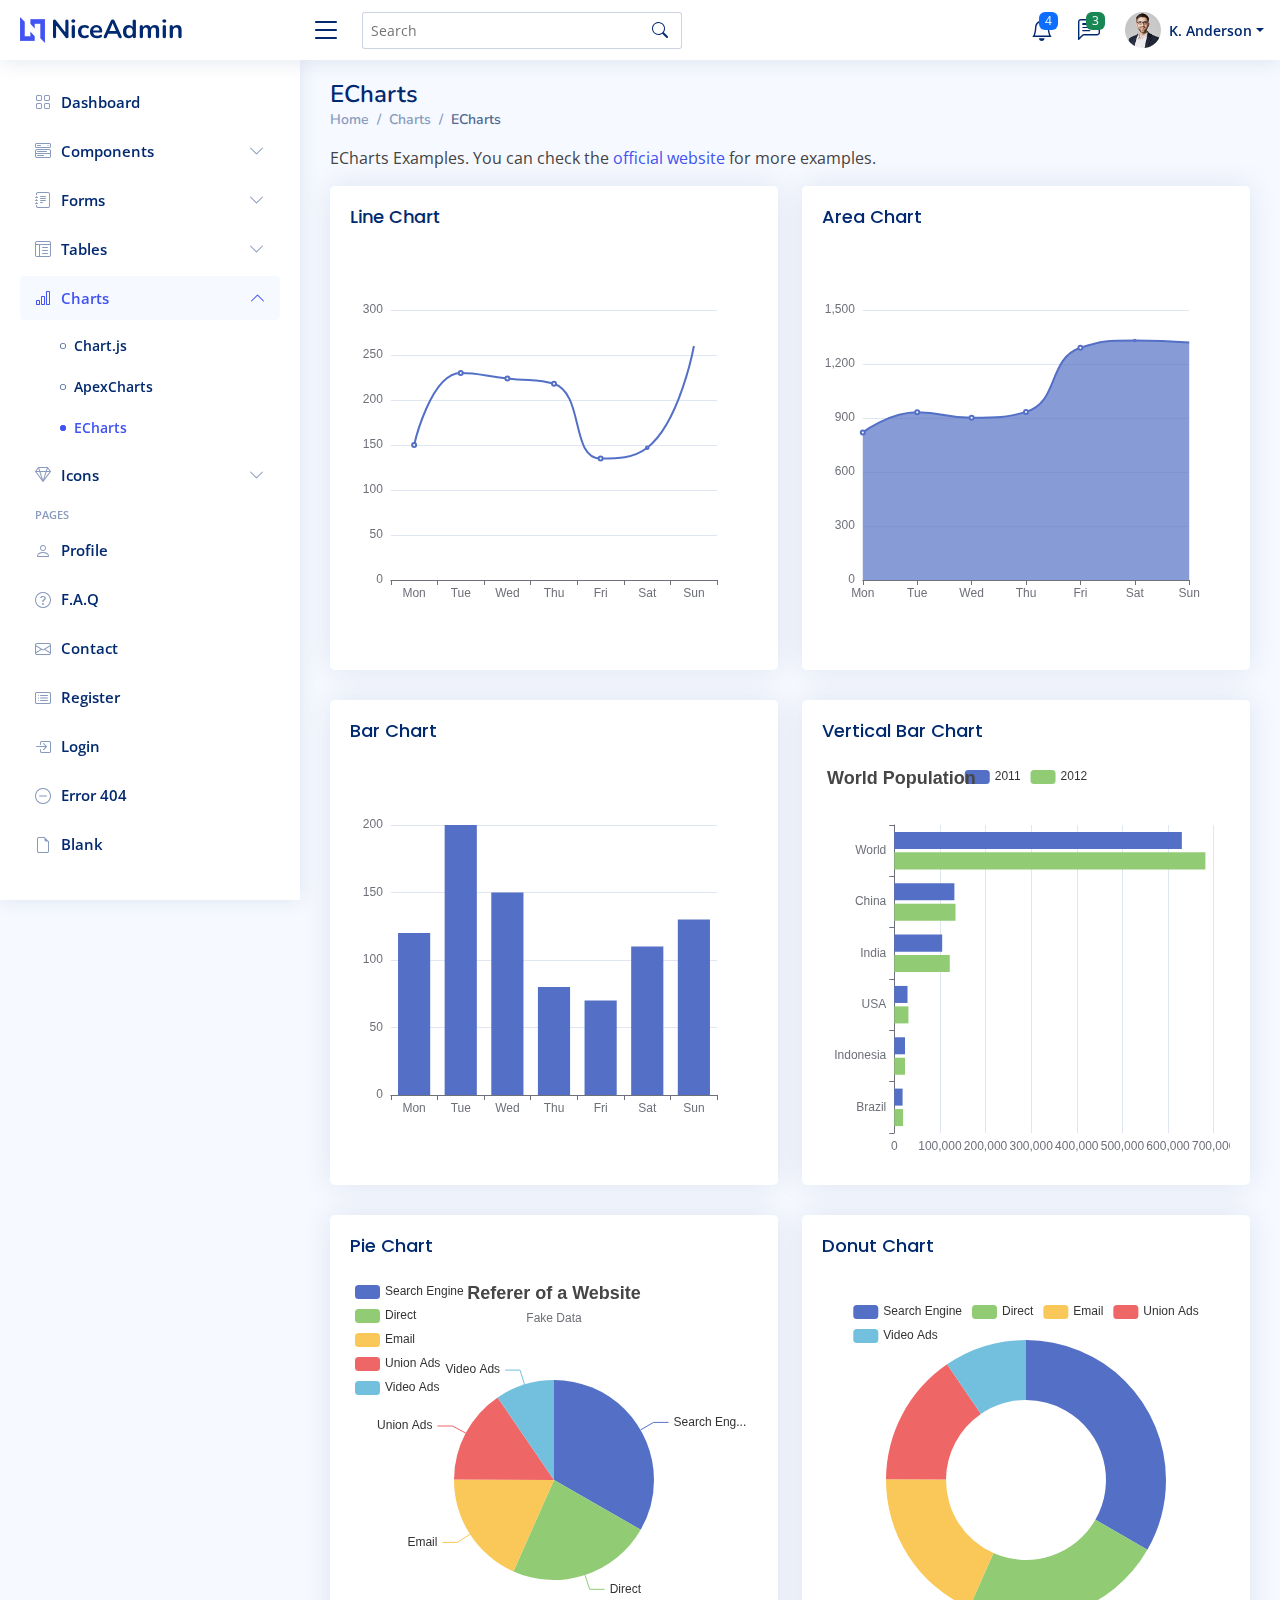
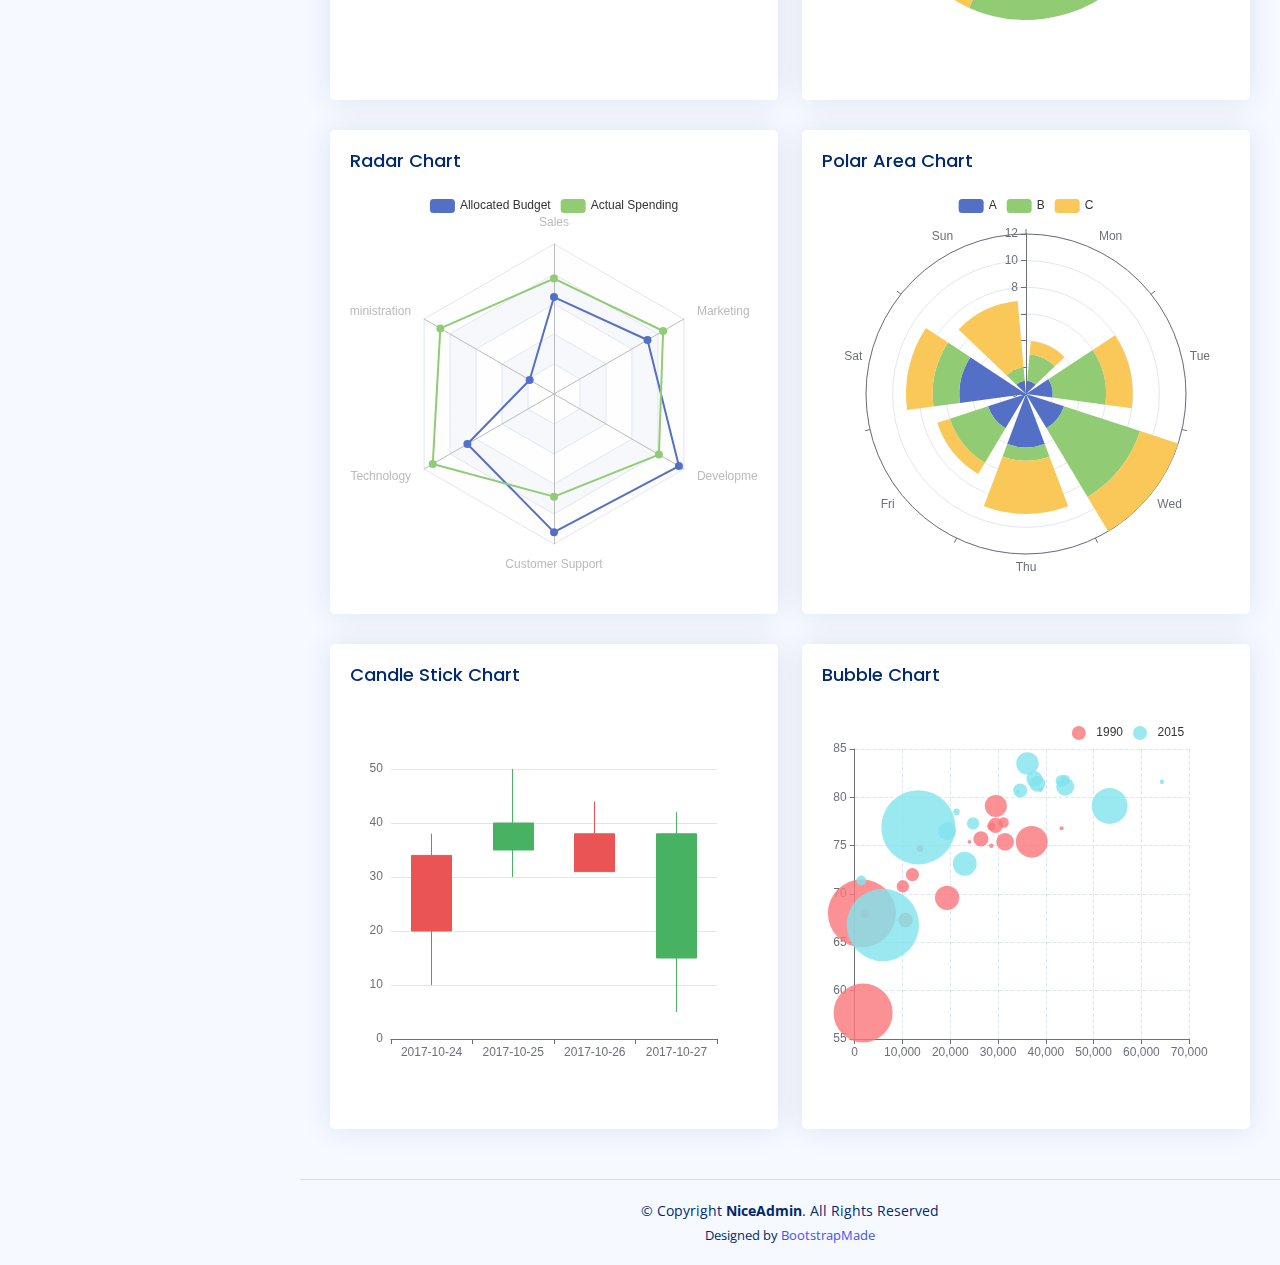
<file: public/admin/charts-echarts.html>
<!DOCTYPE html>
<html lang="en">

<head>
  <meta charset="utf-8">
  <meta content="width=device-width, initial-scale=1.0" name="viewport">

  <title>Charts / ECharts - NiceAdmin Bootstrap Template</title>
  <meta content="" name="description">
  <meta content="" name="keywords">

  <!-- Favicons -->
  <link href="assets/img/favicon.png" rel="icon">
  <link href="assets/img/apple-touch-icon.png" rel="apple-touch-icon">

  <!-- Google Fonts -->
  <link href="https://fonts.gstatic.com" rel="preconnect">
  <link href="https://fonts.googleapis.com/css?family=Open+Sans:300,300i,400,400i,600,600i,700,700i|Nunito:300,300i,400,400i,600,600i,700,700i|Poppins:300,300i,400,400i,500,500i,600,600i,700,700i" rel="stylesheet">

  <!-- Vendor CSS Files -->
  <link href="assets/vendor/bootstrap/css/bootstrap.min.css" rel="stylesheet">
  <link href="assets/vendor/bootstrap-icons/bootstrap-icons.css" rel="stylesheet">
  <link href="assets/vendor/boxicons/css/boxicons.min.css" rel="stylesheet">
  <link href="assets/vendor/quill/quill.snow.css" rel="stylesheet">
  <link href="assets/vendor/quill/quill.bubble.css" rel="stylesheet">
  <link href="assets/vendor/remixicon/remixicon.css" rel="stylesheet">
  <link href="assets/vendor/simple-datatables/style.css" rel="stylesheet">

  <!-- Template Main CSS File -->
  <link href="assets/css/style.css" rel="stylesheet">

  <!-- =======================================================
  * Template Name: NiceAdmin
  * Template URL: https://bootstrapmade.com/nice-admin-bootstrap-admin-html-template/
  * Updated: Apr 20 2024 with Bootstrap v5.3.3
  * Author: BootstrapMade.com
  * License: https://bootstrapmade.com/license/
  ======================================================== -->
</head>

<body>

  <!-- ======= Header ======= -->
  <header id="header" class="header fixed-top d-flex align-items-center">

    <div class="d-flex align-items-center justify-content-between">
      <a href="index.html" class="logo d-flex align-items-center">
        <img src="assets/img/logo.png" alt="">
        <span class="d-none d-lg-block">NiceAdmin</span>
      </a>
      <i class="bi bi-list toggle-sidebar-btn"></i>
    </div><!-- End Logo -->

    <div class="search-bar">
      <form class="search-form d-flex align-items-center" method="POST" action="#">
        <input type="text" name="query" placeholder="Search" title="Enter search keyword">
        <button type="submit" title="Search"><i class="bi bi-search"></i></button>
      </form>
    </div><!-- End Search Bar -->

    <nav class="header-nav ms-auto">
      <ul class="d-flex align-items-center">

        <li class="nav-item d-block d-lg-none">
          <a class="nav-link nav-icon search-bar-toggle " href="#">
            <i class="bi bi-search"></i>
          </a>
        </li><!-- End Search Icon-->

        <li class="nav-item dropdown">

          <a class="nav-link nav-icon" href="#" data-bs-toggle="dropdown">
            <i class="bi bi-bell"></i>
            <span class="badge bg-primary badge-number">4</span>
          </a><!-- End Notification Icon -->

          <ul class="dropdown-menu dropdown-menu-end dropdown-menu-arrow notifications">
            <li class="dropdown-header">
              You have 4 new notifications
              <a href="#"><span class="badge rounded-pill bg-primary p-2 ms-2">View all</span></a>
            </li>
            <li>
              <hr class="dropdown-divider">
            </li>

            <li class="notification-item">
              <i class="bi bi-exclamation-circle text-warning"></i>
              <div>
                <h4>Lorem Ipsum</h4>
                <p>Quae dolorem earum veritatis oditseno</p>
                <p>30 min. ago</p>
              </div>
            </li>

            <li>
              <hr class="dropdown-divider">
            </li>

            <li class="notification-item">
              <i class="bi bi-x-circle text-danger"></i>
              <div>
                <h4>Atque rerum nesciunt</h4>
                <p>Quae dolorem earum veritatis oditseno</p>
                <p>1 hr. ago</p>
              </div>
            </li>

            <li>
              <hr class="dropdown-divider">
            </li>

            <li class="notification-item">
              <i class="bi bi-check-circle text-success"></i>
              <div>
                <h4>Sit rerum fuga</h4>
                <p>Quae dolorem earum veritatis oditseno</p>
                <p>2 hrs. ago</p>
              </div>
            </li>

            <li>
              <hr class="dropdown-divider">
            </li>

            <li class="notification-item">
              <i class="bi bi-info-circle text-primary"></i>
              <div>
                <h4>Dicta reprehenderit</h4>
                <p>Quae dolorem earum veritatis oditseno</p>
                <p>4 hrs. ago</p>
              </div>
            </li>

            <li>
              <hr class="dropdown-divider">
            </li>
            <li class="dropdown-footer">
              <a href="#">Show all notifications</a>
            </li>

          </ul><!-- End Notification Dropdown Items -->

        </li><!-- End Notification Nav -->

        <li class="nav-item dropdown">

          <a class="nav-link nav-icon" href="#" data-bs-toggle="dropdown">
            <i class="bi bi-chat-left-text"></i>
            <span class="badge bg-success badge-number">3</span>
          </a><!-- End Messages Icon -->

          <ul class="dropdown-menu dropdown-menu-end dropdown-menu-arrow messages">
            <li class="dropdown-header">
              You have 3 new messages
              <a href="#"><span class="badge rounded-pill bg-primary p-2 ms-2">View all</span></a>
            </li>
            <li>
              <hr class="dropdown-divider">
            </li>

            <li class="message-item">
              <a href="#">
                <img src="assets/img/messages-1.jpg" alt="" class="rounded-circle">
                <div>
                  <h4>Maria Hudson</h4>
                  <p>Velit asperiores et ducimus soluta repudiandae labore officia est ut...</p>
                  <p>4 hrs. ago</p>
                </div>
              </a>
            </li>
            <li>
              <hr class="dropdown-divider">
            </li>

            <li class="message-item">
              <a href="#">
                <img src="assets/img/messages-2.jpg" alt="" class="rounded-circle">
                <div>
                  <h4>Anna Nelson</h4>
                  <p>Velit asperiores et ducimus soluta repudiandae labore officia est ut...</p>
                  <p>6 hrs. ago</p>
                </div>
              </a>
            </li>
            <li>
              <hr class="dropdown-divider">
            </li>

            <li class="message-item">
              <a href="#">
                <img src="assets/img/messages-3.jpg" alt="" class="rounded-circle">
                <div>
                  <h4>David Muldon</h4>
                  <p>Velit asperiores et ducimus soluta repudiandae labore officia est ut...</p>
                  <p>8 hrs. ago</p>
                </div>
              </a>
            </li>
            <li>
              <hr class="dropdown-divider">
            </li>

            <li class="dropdown-footer">
              <a href="#">Show all messages</a>
            </li>

          </ul><!-- End Messages Dropdown Items -->

        </li><!-- End Messages Nav -->

        <li class="nav-item dropdown pe-3">

          <a class="nav-link nav-profile d-flex align-items-center pe-0" href="#" data-bs-toggle="dropdown">
            <img src="assets/img/profile-img.jpg" alt="Profile" class="rounded-circle">
            <span class="d-none d-md-block dropdown-toggle ps-2">K. Anderson</span>
          </a><!-- End Profile Iamge Icon -->

          <ul class="dropdown-menu dropdown-menu-end dropdown-menu-arrow profile">
            <li class="dropdown-header">
              <h6>Kevin Anderson</h6>
              <span>Web Designer</span>
            </li>
            <li>
              <hr class="dropdown-divider">
            </li>

            <li>
              <a class="dropdown-item d-flex align-items-center" href="users-profile.html">
                <i class="bi bi-person"></i>
                <span>My Profile</span>
              </a>
            </li>
            <li>
              <hr class="dropdown-divider">
            </li>

            <li>
              <a class="dropdown-item d-flex align-items-center" href="users-profile.html">
                <i class="bi bi-gear"></i>
                <span>Account Settings</span>
              </a>
            </li>
            <li>
              <hr class="dropdown-divider">
            </li>

            <li>
              <a class="dropdown-item d-flex align-items-center" href="pages-faq.html">
                <i class="bi bi-question-circle"></i>
                <span>Need Help?</span>
              </a>
            </li>
            <li>
              <hr class="dropdown-divider">
            </li>

            <li>
              <a class="dropdown-item d-flex align-items-center" href="#">
                <i class="bi bi-box-arrow-right"></i>
                <span>Sign Out</span>
              </a>
            </li>

          </ul><!-- End Profile Dropdown Items -->
        </li><!-- End Profile Nav -->

      </ul>
    </nav><!-- End Icons Navigation -->

  </header><!-- End Header -->

  <!-- ======= Sidebar ======= -->
  <aside id="sidebar" class="sidebar">

    <ul class="sidebar-nav" id="sidebar-nav">

      <li class="nav-item">
        <a class="nav-link collapsed" href="index.html">
          <i class="bi bi-grid"></i>
          <span>Dashboard</span>
        </a>
      </li><!-- End Dashboard Nav -->

      <li class="nav-item">
        <a class="nav-link collapsed" data-bs-target="#components-nav" data-bs-toggle="collapse" href="#">
          <i class="bi bi-menu-button-wide"></i><span>Components</span><i class="bi bi-chevron-down ms-auto"></i>
        </a>
        <ul id="components-nav" class="nav-content collapse " data-bs-parent="#sidebar-nav">
          <li>
            <a href="components-alerts.html">
              <i class="bi bi-circle"></i><span>Alerts</span>
            </a>
          </li>
          <li>
            <a href="components-accordion.html">
              <i class="bi bi-circle"></i><span>Accordion</span>
            </a>
          </li>
          <li>
            <a href="components-badges.html">
              <i class="bi bi-circle"></i><span>Badges</span>
            </a>
          </li>
          <li>
            <a href="components-breadcrumbs.html">
              <i class="bi bi-circle"></i><span>Breadcrumbs</span>
            </a>
          </li>
          <li>
            <a href="components-buttons.html">
              <i class="bi bi-circle"></i><span>Buttons</span>
            </a>
          </li>
          <li>
            <a href="components-cards.html">
              <i class="bi bi-circle"></i><span>Cards</span>
            </a>
          </li>
          <li>
            <a href="components-carousel.html">
              <i class="bi bi-circle"></i><span>Carousel</span>
            </a>
          </li>
          <li>
            <a href="components-list-group.html">
              <i class="bi bi-circle"></i><span>List group</span>
            </a>
          </li>
          <li>
            <a href="components-modal.html">
              <i class="bi bi-circle"></i><span>Modal</span>
            </a>
          </li>
          <li>
            <a href="components-tabs.html">
              <i class="bi bi-circle"></i><span>Tabs</span>
            </a>
          </li>
          <li>
            <a href="components-pagination.html">
              <i class="bi bi-circle"></i><span>Pagination</span>
            </a>
          </li>
          <li>
            <a href="components-progress.html">
              <i class="bi bi-circle"></i><span>Progress</span>
            </a>
          </li>
          <li>
            <a href="components-spinners.html">
              <i class="bi bi-circle"></i><span>Spinners</span>
            </a>
          </li>
          <li>
            <a href="components-tooltips.html">
              <i class="bi bi-circle"></i><span>Tooltips</span>
            </a>
          </li>
        </ul>
      </li><!-- End Components Nav -->

      <li class="nav-item">
        <a class="nav-link collapsed" data-bs-target="#forms-nav" data-bs-toggle="collapse" href="#">
          <i class="bi bi-journal-text"></i><span>Forms</span><i class="bi bi-chevron-down ms-auto"></i>
        </a>
        <ul id="forms-nav" class="nav-content collapse " data-bs-parent="#sidebar-nav">
          <li>
            <a href="forms-elements.html">
              <i class="bi bi-circle"></i><span>Form Elements</span>
            </a>
          </li>
          <li>
            <a href="forms-layouts.html">
              <i class="bi bi-circle"></i><span>Form Layouts</span>
            </a>
          </li>
          <li>
            <a href="forms-editors.html">
              <i class="bi bi-circle"></i><span>Form Editors</span>
            </a>
          </li>
          <li>
            <a href="forms-validation.html">
              <i class="bi bi-circle"></i><span>Form Validation</span>
            </a>
          </li>
        </ul>
      </li><!-- End Forms Nav -->

      <li class="nav-item">
        <a class="nav-link collapsed" data-bs-target="#tables-nav" data-bs-toggle="collapse" href="#">
          <i class="bi bi-layout-text-window-reverse"></i><span>Tables</span><i class="bi bi-chevron-down ms-auto"></i>
        </a>
        <ul id="tables-nav" class="nav-content collapse " data-bs-parent="#sidebar-nav">
          <li>
            <a href="tables-general.html">
              <i class="bi bi-circle"></i><span>General Tables</span>
            </a>
          </li>
          <li>
            <a href="tables-data.html">
              <i class="bi bi-circle"></i><span>Data Tables</span>
            </a>
          </li>
        </ul>
      </li><!-- End Tables Nav -->

      <li class="nav-item">
        <a class="nav-link " data-bs-target="#charts-nav" data-bs-toggle="collapse" href="#">
          <i class="bi bi-bar-chart"></i><span>Charts</span><i class="bi bi-chevron-down ms-auto"></i>
        </a>
        <ul id="charts-nav" class="nav-content collapse show" data-bs-parent="#sidebar-nav">
          <li>
            <a href="charts-chartjs.html">
              <i class="bi bi-circle"></i><span>Chart.js</span>
            </a>
          </li>
          <li>
            <a href="charts-apexcharts.html">
              <i class="bi bi-circle"></i><span>ApexCharts</span>
            </a>
          </li>
          <li>
            <a href="charts-echarts.html" class="active">
              <i class="bi bi-circle"></i><span>ECharts</span>
            </a>
          </li>
        </ul>
      </li><!-- End Charts Nav -->

      <li class="nav-item">
        <a class="nav-link collapsed" data-bs-target="#icons-nav" data-bs-toggle="collapse" href="#">
          <i class="bi bi-gem"></i><span>Icons</span><i class="bi bi-chevron-down ms-auto"></i>
        </a>
        <ul id="icons-nav" class="nav-content collapse " data-bs-parent="#sidebar-nav">
          <li>
            <a href="icons-bootstrap.html">
              <i class="bi bi-circle"></i><span>Bootstrap Icons</span>
            </a>
          </li>
          <li>
            <a href="icons-remix.html">
              <i class="bi bi-circle"></i><span>Remix Icons</span>
            </a>
          </li>
          <li>
            <a href="icons-boxicons.html">
              <i class="bi bi-circle"></i><span>Boxicons</span>
            </a>
          </li>
        </ul>
      </li><!-- End Icons Nav -->

      <li class="nav-heading">Pages</li>

      <li class="nav-item">
        <a class="nav-link collapsed" href="users-profile.html">
          <i class="bi bi-person"></i>
          <span>Profile</span>
        </a>
      </li><!-- End Profile Page Nav -->

      <li class="nav-item">
        <a class="nav-link collapsed" href="pages-faq.html">
          <i class="bi bi-question-circle"></i>
          <span>F.A.Q</span>
        </a>
      </li><!-- End F.A.Q Page Nav -->

      <li class="nav-item">
        <a class="nav-link collapsed" href="pages-contact.html">
          <i class="bi bi-envelope"></i>
          <span>Contact</span>
        </a>
      </li><!-- End Contact Page Nav -->

      <li class="nav-item">
        <a class="nav-link collapsed" href="pages-register.html">
          <i class="bi bi-card-list"></i>
          <span>Register</span>
        </a>
      </li><!-- End Register Page Nav -->

      <li class="nav-item">
        <a class="nav-link collapsed" href="pages-login.html">
          <i class="bi bi-box-arrow-in-right"></i>
          <span>Login</span>
        </a>
      </li><!-- End Login Page Nav -->

      <li class="nav-item">
        <a class="nav-link collapsed" href="pages-error-404.html">
          <i class="bi bi-dash-circle"></i>
          <span>Error 404</span>
        </a>
      </li><!-- End Error 404 Page Nav -->

      <li class="nav-item">
        <a class="nav-link collapsed" href="pages-blank.html">
          <i class="bi bi-file-earmark"></i>
          <span>Blank</span>
        </a>
      </li><!-- End Blank Page Nav -->

    </ul>

  </aside><!-- End Sidebar-->

  <main id="main" class="main">

    <div class="pagetitle">
      <h1>ECharts</h1>
      <nav>
        <ol class="breadcrumb">
          <li class="breadcrumb-item"><a href="index.html">Home</a></li>
          <li class="breadcrumb-item">Charts</li>
          <li class="breadcrumb-item active">ECharts</li>
        </ol>
      </nav>
    </div><!-- End Page Title -->

    <p>ECharts Examples. You can check the <a href="https://echarts.apache.org/examples/en/index.html" target="_blank">official website</a> for more examples.</p>

    <section class="section">
      <div class="row">

        <div class="col-lg-6">
          <div class="card">
            <div class="card-body">
              <h5 class="card-title">Line Chart</h5>

              <!-- Line Chart -->
              <div id="lineChart" style="min-height: 400px;" class="echart"></div>

              <script>
                document.addEventListener("DOMContentLoaded", () => {
                  echarts.init(document.querySelector("#lineChart")).setOption({
                    xAxis: {
                      type: 'category',
                      data: ['Mon', 'Tue', 'Wed', 'Thu', 'Fri', 'Sat', 'Sun']
                    },
                    yAxis: {
                      type: 'value'
                    },
                    series: [{
                      data: [150, 230, 224, 218, 135, 147, 260],
                      type: 'line',
                      smooth: true
                    }]
                  });
                });
              </script>
              <!-- End Line Chart -->

            </div>
          </div>
        </div>

        <div class="col-lg-6">
          <div class="card">
            <div class="card-body">
              <h5 class="card-title">Area Chart</h5>

              <!-- Area Chart -->
              <div id="areaChart" style="min-height: 400px;" class="echart"></div>

              <script>
                document.addEventListener("DOMContentLoaded", () => {
                  echarts.init(document.querySelector("#areaChart")).setOption({
                    xAxis: {
                      type: 'category',
                      boundaryGap: false,
                      data: ['Mon', 'Tue', 'Wed', 'Thu', 'Fri', 'Sat', 'Sun']
                    },
                    yAxis: {
                      type: 'value'
                    },
                    series: [{
                      data: [820, 932, 901, 934, 1290, 1330, 1320],
                      type: 'line',
                      smooth: true,
                      areaStyle: {}
                    }]
                  });
                });
              </script>
              <!-- End Area Chart -->

            </div>
          </div>
        </div>

        <div class="col-lg-6">
          <div class="card">
            <div class="card-body">
              <h5 class="card-title">Bar Chart</h5>

              <!-- Bar Chart -->
              <div id="barChart" style="min-height: 400px;" class="echart"></div>

              <script>
                document.addEventListener("DOMContentLoaded", () => {
                  echarts.init(document.querySelector("#barChart")).setOption({
                    xAxis: {
                      type: 'category',
                      data: ['Mon', 'Tue', 'Wed', 'Thu', 'Fri', 'Sat', 'Sun']
                    },
                    yAxis: {
                      type: 'value'
                    },
                    series: [{
                      data: [120, 200, 150, 80, 70, 110, 130],
                      type: 'bar'
                    }]
                  });
                });
              </script>
              <!-- End Bar Chart -->

            </div>
          </div>
        </div>

        <div class="col-lg-6">
          <div class="card">
            <div class="card-body">
              <h5 class="card-title">Vertical Bar Chart</h5>

              <!-- Vertical Bar Chart -->
              <div id="verticalBarChart" style="min-height: 400px;" class="echart"></div>

              <script>
                document.addEventListener("DOMContentLoaded", () => {
                  echarts.init(document.querySelector("#verticalBarChart")).setOption({
                    title: {
                      text: 'World Population'
                    },
                    tooltip: {
                      trigger: 'axis',
                      axisPointer: {
                        type: 'shadow'
                      }
                    },
                    legend: {},
                    grid: {
                      left: '3%',
                      right: '4%',
                      bottom: '3%',
                      containLabel: true
                    },
                    xAxis: {
                      type: 'value',
                      boundaryGap: [0, 0.01]
                    },
                    yAxis: {
                      type: 'category',
                      data: ['Brazil', 'Indonesia', 'USA', 'India', 'China', 'World']
                    },
                    series: [{
                        name: '2011',
                        type: 'bar',
                        data: [18203, 23489, 29034, 104970, 131744, 630230]
                      },
                      {
                        name: '2012',
                        type: 'bar',
                        data: [19325, 23438, 31000, 121594, 134141, 681807]
                      }
                    ]
                  });
                });
              </script>
              <!-- End Vertical Bar Chart -->

            </div>
          </div>
        </div>

        <div class="col-lg-6">
          <div class="card">
            <div class="card-body">
              <h5 class="card-title">Pie Chart</h5>

              <!-- Pie Chart -->
              <div id="pieChart" style="min-height: 400px;" class="echart"></div>

              <script>
                document.addEventListener("DOMContentLoaded", () => {
                  echarts.init(document.querySelector("#pieChart")).setOption({
                    title: {
                      text: 'Referer of a Website',
                      subtext: 'Fake Data',
                      left: 'center'
                    },
                    tooltip: {
                      trigger: 'item'
                    },
                    legend: {
                      orient: 'vertical',
                      left: 'left'
                    },
                    series: [{
                      name: 'Access From',
                      type: 'pie',
                      radius: '50%',
                      data: [{
                          value: 1048,
                          name: 'Search Engine'
                        },
                        {
                          value: 735,
                          name: 'Direct'
                        },
                        {
                          value: 580,
                          name: 'Email'
                        },
                        {
                          value: 484,
                          name: 'Union Ads'
                        },
                        {
                          value: 300,
                          name: 'Video Ads'
                        }
                      ],
                      emphasis: {
                        itemStyle: {
                          shadowBlur: 10,
                          shadowOffsetX: 0,
                          shadowColor: 'rgba(0, 0, 0, 0.5)'
                        }
                      }
                    }]
                  });
                });
              </script>
              <!-- End Pie Chart -->

            </div>
          </div>
        </div>

        <div class="col-lg-6">
          <div class="card">
            <div class="card-body">
              <h5 class="card-title">Donut Chart</h5>

              <!-- Donut Chart -->
              <div id="donutChart" style="min-height: 400px;" class="echart"></div>

              <script>
                document.addEventListener("DOMContentLoaded", () => {
                  echarts.init(document.querySelector("#donutChart")).setOption({
                    tooltip: {
                      trigger: 'item'
                    },
                    legend: {
                      top: '5%',
                      left: 'center'
                    },
                    series: [{
                      name: 'Access From',
                      type: 'pie',
                      radius: ['40%', '70%'],
                      avoidLabelOverlap: false,
                      label: {
                        show: false,
                        position: 'center'
                      },
                      emphasis: {
                        label: {
                          show: true,
                          fontSize: '18',
                          fontWeight: 'bold'
                        }
                      },
                      labelLine: {
                        show: false
                      },
                      data: [{
                          value: 1048,
                          name: 'Search Engine'
                        },
                        {
                          value: 735,
                          name: 'Direct'
                        },
                        {
                          value: 580,
                          name: 'Email'
                        },
                        {
                          value: 484,
                          name: 'Union Ads'
                        },
                        {
                          value: 300,
                          name: 'Video Ads'
                        }
                      ]
                    }]
                  });
                });
              </script>
              <!-- End Donut Chart -->

            </div>
          </div>
        </div>

        <div class="col-lg-6">
          <div class="card">
            <div class="card-body">
              <h5 class="card-title">Radar Chart</h5>

              <!-- Radar Chart -->
              <div id="radarChart" style="min-height: 400px;" class="echart"></div>

              <script>
                document.addEventListener("DOMContentLoaded", () => {
                  echarts.init(document.querySelector("#radarChart")).setOption({
                    legend: {
                      data: ['Allocated Budget', 'Actual Spending']
                    },
                    radar: {
                      // shape: 'circle',
                      indicator: [{
                          name: 'Sales',
                          max: 6500
                        },
                        {
                          name: 'Administration',
                          max: 16000
                        },
                        {
                          name: 'Information Technology',
                          max: 30000
                        },
                        {
                          name: 'Customer Support',
                          max: 38000
                        },
                        {
                          name: 'Development',
                          max: 52000
                        },
                        {
                          name: 'Marketing',
                          max: 25000
                        }
                      ]
                    },
                    series: [{
                      name: 'Budget vs spending',
                      type: 'radar',
                      data: [{
                          value: [4200, 3000, 20000, 35000, 50000, 18000],
                          name: 'Allocated Budget'
                        },
                        {
                          value: [5000, 14000, 28000, 26000, 42000, 21000],
                          name: 'Actual Spending'
                        }
                      ]
                    }]
                  });
                });
              </script>
              <!-- End Radar Chart -->

            </div>
          </div>
        </div>

        <div class="col-lg-6">
          <div class="card">
            <div class="card-body">
              <h5 class="card-title">Polar Area Chart</h5>

              <!-- Polar Area Chart -->
              <div id="polarAreaChart" style="min-height: 400px;" class="echart"></div>

              <script>
                document.addEventListener("DOMContentLoaded", () => {
                  echarts.init(document.querySelector("#polarAreaChart")).setOption({
                    angleAxis: {
                      type: 'category',
                      data: ['Mon', 'Tue', 'Wed', 'Thu', 'Fri', 'Sat', 'Sun']
                    },
                    radiusAxis: {},
                    polar: {},
                    series: [{
                        type: 'bar',
                        data: [1, 2, 3, 4, 3, 5, 1],
                        coordinateSystem: 'polar',
                        name: 'A',
                        stack: 'a',
                        emphasis: {
                          focus: 'series'
                        }
                      },
                      {
                        type: 'bar',
                        data: [2, 4, 6, 1, 3, 2, 1],
                        coordinateSystem: 'polar',
                        name: 'B',
                        stack: 'a',
                        emphasis: {
                          focus: 'series'
                        }
                      },
                      {
                        type: 'bar',
                        data: [1, 2, 3, 4, 1, 2, 5],
                        coordinateSystem: 'polar',
                        name: 'C',
                        stack: 'a',
                        emphasis: {
                          focus: 'series'
                        }
                      }
                    ],
                    legend: {
                      show: true,
                      data: ['A', 'B', 'C']
                    }
                  });
                });
              </script>
              <!-- End Polar Area Chart -->

            </div>
          </div>
        </div>

        <div class="col-lg-6">
          <div class="card">
            <div class="card-body">
              <h5 class="card-title">Candle Stick Chart</h5>

              <!-- Candle Stick Chart -->
              <div id="candleStickChart" style="min-height: 400px;" class="echart"></div>

              <script>
                document.addEventListener("DOMContentLoaded", () => {
                  echarts.init(document.querySelector("#candleStickChart")).setOption({
                    xAxis: {
                      data: ['2017-10-24', '2017-10-25', '2017-10-26', '2017-10-27']
                    },
                    yAxis: {},
                    series: [{
                      type: 'candlestick',
                      data: [
                        [20, 34, 10, 38],
                        [40, 35, 30, 50],
                        [31, 38, 33, 44],
                        [38, 15, 5, 42]
                      ]
                    }]
                  });
                });
              </script>
              <!-- End Candle Stick Chart -->

            </div>
          </div>
        </div>

        <div class="col-lg-6">
          <div class="card">
            <div class="card-body">
              <h5 class="card-title">Bubble Chart</h5>

              <!-- Bubble Chart -->
              <div id="bubbleChart" style="min-height: 400px;" class="echart"></div>

              <script>
                document.addEventListener("DOMContentLoaded", () => {
                  const data = [
                    [
                      [28604, 77, 17096869, 'Australia', 1990],
                      [31163, 77.4, 27662440, 'Canada', 1990],
                      [1516, 68, 1154605773, 'China', 1990],
                      [13670, 74.7, 10582082, 'Cuba', 1990],
                      [28599, 75, 4986705, 'Finland', 1990],
                      [29476, 77.1, 56943299, 'France', 1990],
                      [31476, 75.4, 78958237, 'Germany', 1990],
                      [28666, 78.1, 254830, 'Iceland', 1990],
                      [1777, 57.7, 870601776, 'India', 1990],
                      [29550, 79.1, 122249285, 'Japan', 1990],
                      [2076, 67.9, 20194354, 'North Korea', 1990],
                      [12087, 72, 42972254, 'South Korea', 1990],
                      [24021, 75.4, 3397534, 'New Zealand', 1990],
                      [43296, 76.8, 4240375, 'Norway', 1990],
                      [10088, 70.8, 38195258, 'Poland', 1990],
                      [19349, 69.6, 147568552, 'Russia', 1990],
                      [10670, 67.3, 53994605, 'Turkey', 1990],
                      [26424, 75.7, 57110117, 'United Kingdom', 1990],
                      [37062, 75.4, 252847810, 'United States', 1990]
                    ],
                    [
                      [44056, 81.8, 23968973, 'Australia', 2015],
                      [43294, 81.7, 35939927, 'Canada', 2015],
                      [13334, 76.9, 1376048943, 'China', 2015],
                      [21291, 78.5, 11389562, 'Cuba', 2015],
                      [38923, 80.8, 5503457, 'Finland', 2015],
                      [37599, 81.9, 64395345, 'France', 2015],
                      [44053, 81.1, 80688545, 'Germany', 2015],
                      [42182, 82.8, 329425, 'Iceland', 2015],
                      [5903, 66.8, 1311050527, 'India', 2015],
                      [36162, 83.5, 126573481, 'Japan', 2015],
                      [1390, 71.4, 25155317, 'North Korea', 2015],
                      [34644, 80.7, 50293439, 'South Korea', 2015],
                      [34186, 80.6, 4528526, 'New Zealand', 2015],
                      [64304, 81.6, 5210967, 'Norway', 2015],
                      [24787, 77.3, 38611794, 'Poland', 2015],
                      [23038, 73.13, 143456918, 'Russia', 2015],
                      [19360, 76.5, 78665830, 'Turkey', 2015],
                      [38225, 81.4, 64715810, 'United Kingdom', 2015],
                      [53354, 79.1, 321773631, 'United States', 2015]
                    ]
                  ];
                  echarts.init(document.querySelector("#bubbleChart")).setOption({
                    legend: {
                      right: '10%',
                      top: '3%',
                      data: ['1990', '2015']
                    },
                    grid: {
                      left: '8%',
                      top: '10%'
                    },
                    xAxis: {
                      splitLine: {
                        lineStyle: {
                          type: 'dashed'
                        }
                      }
                    },
                    yAxis: {
                      splitLine: {
                        lineStyle: {
                          type: 'dashed'
                        }
                      },
                      scale: true
                    },
                    series: [{
                        name: '1990',
                        data: data[0],
                        type: 'scatter',
                        symbolSize: function(data) {
                          return Math.sqrt(data[2]) / 5e2;
                        },
                        emphasis: {
                          focus: 'series',
                          label: {
                            show: true,
                            formatter: function(param) {
                              return param.data[3];
                            },
                            position: 'top'
                          }
                        },
                        itemStyle: {
                          color: 'rgb(251, 118, 123)'
                        }
                      },
                      {
                        name: '2015',
                        data: data[1],
                        type: 'scatter',
                        symbolSize: function(data) {
                          return Math.sqrt(data[2]) / 5e2;
                        },
                        emphasis: {
                          focus: 'series',
                          label: {
                            show: true,
                            formatter: function(param) {
                              return param.data[3];
                            },
                            position: 'top'
                          }
                        },
                        itemStyle: {
                          color: 'rgb(129, 227, 238)'
                        }
                      }
                    ]
                  });
                });
              </script>
              <!-- End Bubble Chart -->

            </div>
          </div>
        </div>

      </div>
    </section>

  </main><!-- End #main -->

  <!-- ======= Footer ======= -->
  <footer id="footer" class="footer">
    <div class="copyright">
      &copy; Copyright <strong><span>NiceAdmin</span></strong>. All Rights Reserved
    </div>
    <div class="credits">
      <!-- All the links in the footer should remain intact. -->
      <!-- You can delete the links only if you purchased the pro version. -->
      <!-- Licensing information: https://bootstrapmade.com/license/ -->
      <!-- Purchase the pro version with working PHP/AJAX contact form: https://bootstrapmade.com/nice-admin-bootstrap-admin-html-template/ -->
      Designed by <a href="https://bootstrapmade.com/">BootstrapMade</a>
    </div>
  </footer><!-- End Footer -->

  <a href="#" class="back-to-top d-flex align-items-center justify-content-center"><i class="bi bi-arrow-up-short"></i></a>

  <!-- Vendor JS Files -->
  <script src="assets/vendor/apexcharts/apexcharts.min.js"></script>
  <script src="assets/vendor/bootstrap/js/bootstrap.bundle.min.js"></script>
  <script src="assets/vendor/chart.js/chart.umd.js"></script>
  <script src="assets/vendor/echarts/echarts.min.js"></script>
  <script src="assets/vendor/quill/quill.js"></script>
  <script src="assets/vendor/simple-datatables/simple-datatables.js"></script>
  <script src="assets/vendor/tinymce/tinymce.min.js"></script>
  <script src="assets/vendor/php-email-form/validate.js"></script>

  <!-- Template Main JS File -->
  <script src="assets/js/main.js"></script>

</body>

</html>
</file>
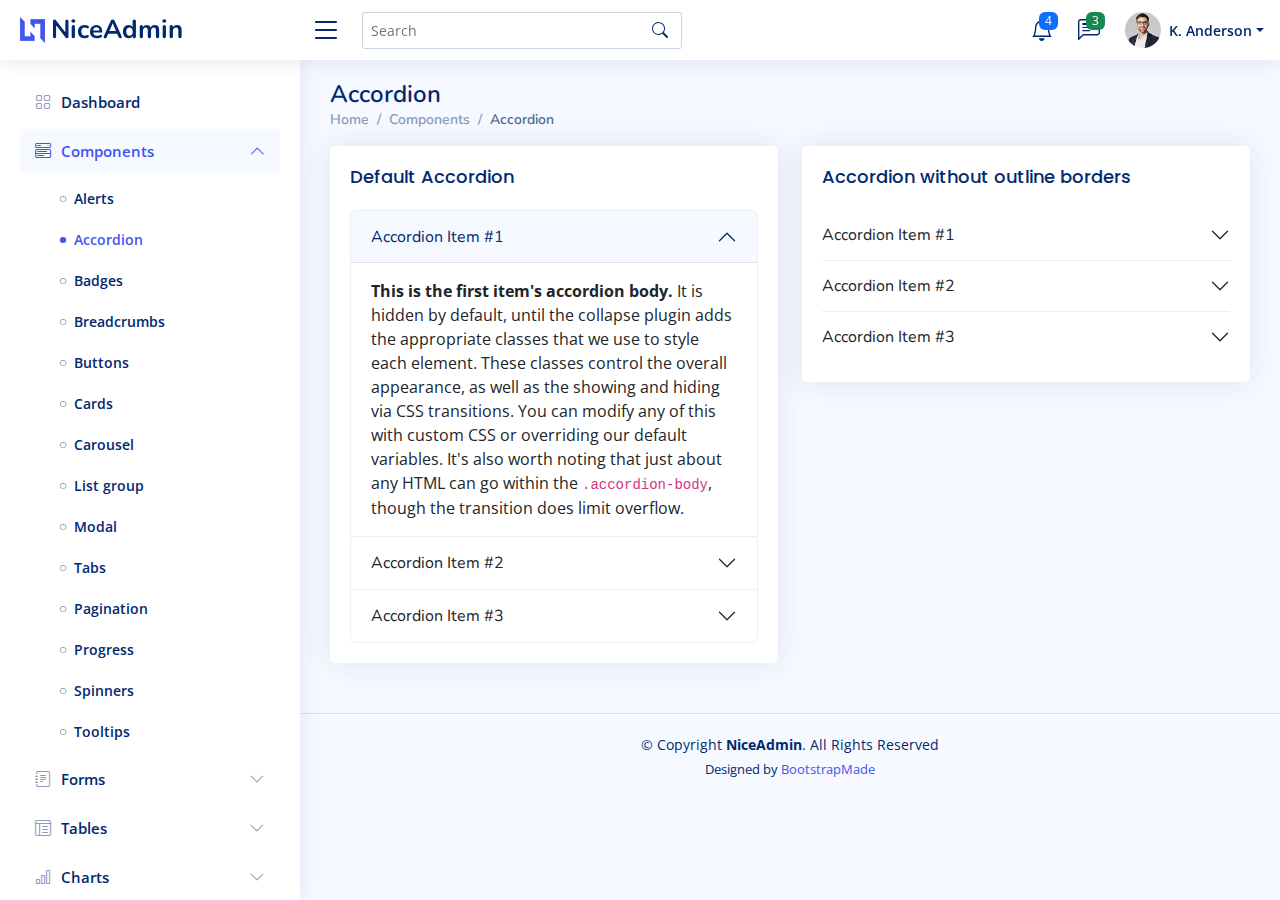
<file: public/admin/components-accordion.html>
<!DOCTYPE html>
<html lang="en">

<head>
  <meta charset="utf-8">
  <meta content="width=device-width, initial-scale=1.0" name="viewport">

  <title>Components / Accordion - NiceAdmin Bootstrap Template</title>
  <meta content="" name="description">
  <meta content="" name="keywords">

  <!-- Favicons -->
  <link href="assets/img/favicon.png" rel="icon">
  <link href="assets/img/apple-touch-icon.png" rel="apple-touch-icon">

  <!-- Google Fonts -->
  <link href="https://fonts.gstatic.com" rel="preconnect">
  <link href="https://fonts.googleapis.com/css?family=Open+Sans:300,300i,400,400i,600,600i,700,700i|Nunito:300,300i,400,400i,600,600i,700,700i|Poppins:300,300i,400,400i,500,500i,600,600i,700,700i" rel="stylesheet">

  <!-- Vendor CSS Files -->
  <link href="assets/vendor/bootstrap/css/bootstrap.min.css" rel="stylesheet">
  <link href="assets/vendor/bootstrap-icons/bootstrap-icons.css" rel="stylesheet">
  <link href="assets/vendor/boxicons/css/boxicons.min.css" rel="stylesheet">
  <link href="assets/vendor/quill/quill.snow.css" rel="stylesheet">
  <link href="assets/vendor/quill/quill.bubble.css" rel="stylesheet">
  <link href="assets/vendor/remixicon/remixicon.css" rel="stylesheet">
  <link href="assets/vendor/simple-datatables/style.css" rel="stylesheet">

  <!-- Template Main CSS File -->
  <link href="assets/css/style.css" rel="stylesheet">

  <!-- =======================================================
  * Template Name: NiceAdmin
  * Template URL: https://bootstrapmade.com/nice-admin-bootstrap-admin-html-template/
  * Updated: Apr 20 2024 with Bootstrap v5.3.3
  * Author: BootstrapMade.com
  * License: https://bootstrapmade.com/license/
  ======================================================== -->
</head>

<body>

  <!-- ======= Header ======= -->
  <header id="header" class="header fixed-top d-flex align-items-center">

    <div class="d-flex align-items-center justify-content-between">
      <a href="index.html" class="logo d-flex align-items-center">
        <img src="assets/img/logo.png" alt="">
        <span class="d-none d-lg-block">NiceAdmin</span>
      </a>
      <i class="bi bi-list toggle-sidebar-btn"></i>
    </div><!-- End Logo -->

    <div class="search-bar">
      <form class="search-form d-flex align-items-center" method="POST" action="#">
        <input type="text" name="query" placeholder="Search" title="Enter search keyword">
        <button type="submit" title="Search"><i class="bi bi-search"></i></button>
      </form>
    </div><!-- End Search Bar -->

    <nav class="header-nav ms-auto">
      <ul class="d-flex align-items-center">

        <li class="nav-item d-block d-lg-none">
          <a class="nav-link nav-icon search-bar-toggle " href="#">
            <i class="bi bi-search"></i>
          </a>
        </li><!-- End Search Icon-->

        <li class="nav-item dropdown">

          <a class="nav-link nav-icon" href="#" data-bs-toggle="dropdown">
            <i class="bi bi-bell"></i>
            <span class="badge bg-primary badge-number">4</span>
          </a><!-- End Notification Icon -->

          <ul class="dropdown-menu dropdown-menu-end dropdown-menu-arrow notifications">
            <li class="dropdown-header">
              You have 4 new notifications
              <a href="#"><span class="badge rounded-pill bg-primary p-2 ms-2">View all</span></a>
            </li>
            <li>
              <hr class="dropdown-divider">
            </li>

            <li class="notification-item">
              <i class="bi bi-exclamation-circle text-warning"></i>
              <div>
                <h4>Lorem Ipsum</h4>
                <p>Quae dolorem earum veritatis oditseno</p>
                <p>30 min. ago</p>
              </div>
            </li>

            <li>
              <hr class="dropdown-divider">
            </li>

            <li class="notification-item">
              <i class="bi bi-x-circle text-danger"></i>
              <div>
                <h4>Atque rerum nesciunt</h4>
                <p>Quae dolorem earum veritatis oditseno</p>
                <p>1 hr. ago</p>
              </div>
            </li>

            <li>
              <hr class="dropdown-divider">
            </li>

            <li class="notification-item">
              <i class="bi bi-check-circle text-success"></i>
              <div>
                <h4>Sit rerum fuga</h4>
                <p>Quae dolorem earum veritatis oditseno</p>
                <p>2 hrs. ago</p>
              </div>
            </li>

            <li>
              <hr class="dropdown-divider">
            </li>

            <li class="notification-item">
              <i class="bi bi-info-circle text-primary"></i>
              <div>
                <h4>Dicta reprehenderit</h4>
                <p>Quae dolorem earum veritatis oditseno</p>
                <p>4 hrs. ago</p>
              </div>
            </li>

            <li>
              <hr class="dropdown-divider">
            </li>
            <li class="dropdown-footer">
              <a href="#">Show all notifications</a>
            </li>

          </ul><!-- End Notification Dropdown Items -->

        </li><!-- End Notification Nav -->

        <li class="nav-item dropdown">

          <a class="nav-link nav-icon" href="#" data-bs-toggle="dropdown">
            <i class="bi bi-chat-left-text"></i>
            <span class="badge bg-success badge-number">3</span>
          </a><!-- End Messages Icon -->

          <ul class="dropdown-menu dropdown-menu-end dropdown-menu-arrow messages">
            <li class="dropdown-header">
              You have 3 new messages
              <a href="#"><span class="badge rounded-pill bg-primary p-2 ms-2">View all</span></a>
            </li>
            <li>
              <hr class="dropdown-divider">
            </li>

            <li class="message-item">
              <a href="#">
                <img src="assets/img/messages-1.jpg" alt="" class="rounded-circle">
                <div>
                  <h4>Maria Hudson</h4>
                  <p>Velit asperiores et ducimus soluta repudiandae labore officia est ut...</p>
                  <p>4 hrs. ago</p>
                </div>
              </a>
            </li>
            <li>
              <hr class="dropdown-divider">
            </li>

            <li class="message-item">
              <a href="#">
                <img src="assets/img/messages-2.jpg" alt="" class="rounded-circle">
                <div>
                  <h4>Anna Nelson</h4>
                  <p>Velit asperiores et ducimus soluta repudiandae labore officia est ut...</p>
                  <p>6 hrs. ago</p>
                </div>
              </a>
            </li>
            <li>
              <hr class="dropdown-divider">
            </li>

            <li class="message-item">
              <a href="#">
                <img src="assets/img/messages-3.jpg" alt="" class="rounded-circle">
                <div>
                  <h4>David Muldon</h4>
                  <p>Velit asperiores et ducimus soluta repudiandae labore officia est ut...</p>
                  <p>8 hrs. ago</p>
                </div>
              </a>
            </li>
            <li>
              <hr class="dropdown-divider">
            </li>

            <li class="dropdown-footer">
              <a href="#">Show all messages</a>
            </li>

          </ul><!-- End Messages Dropdown Items -->

        </li><!-- End Messages Nav -->

        <li class="nav-item dropdown pe-3">

          <a class="nav-link nav-profile d-flex align-items-center pe-0" href="#" data-bs-toggle="dropdown">
            <img src="assets/img/profile-img.jpg" alt="Profile" class="rounded-circle">
            <span class="d-none d-md-block dropdown-toggle ps-2">K. Anderson</span>
          </a><!-- End Profile Iamge Icon -->

          <ul class="dropdown-menu dropdown-menu-end dropdown-menu-arrow profile">
            <li class="dropdown-header">
              <h6>Kevin Anderson</h6>
              <span>Web Designer</span>
            </li>
            <li>
              <hr class="dropdown-divider">
            </li>

            <li>
              <a class="dropdown-item d-flex align-items-center" href="users-profile.html">
                <i class="bi bi-person"></i>
                <span>My Profile</span>
              </a>
            </li>
            <li>
              <hr class="dropdown-divider">
            </li>

            <li>
              <a class="dropdown-item d-flex align-items-center" href="users-profile.html">
                <i class="bi bi-gear"></i>
                <span>Account Settings</span>
              </a>
            </li>
            <li>
              <hr class="dropdown-divider">
            </li>

            <li>
              <a class="dropdown-item d-flex align-items-center" href="pages-faq.html">
                <i class="bi bi-question-circle"></i>
                <span>Need Help?</span>
              </a>
            </li>
            <li>
              <hr class="dropdown-divider">
            </li>

            <li>
              <a class="dropdown-item d-flex align-items-center" href="#">
                <i class="bi bi-box-arrow-right"></i>
                <span>Sign Out</span>
              </a>
            </li>

          </ul><!-- End Profile Dropdown Items -->
        </li><!-- End Profile Nav -->

      </ul>
    </nav><!-- End Icons Navigation -->

  </header><!-- End Header -->

  <!-- ======= Sidebar ======= -->
  <aside id="sidebar" class="sidebar">

    <ul class="sidebar-nav" id="sidebar-nav">

      <li class="nav-item">
        <a class="nav-link collapsed" href="index.html">
          <i class="bi bi-grid"></i>
          <span>Dashboard</span>
        </a>
      </li><!-- End Dashboard Nav -->

      <li class="nav-item">
        <a class="nav-link " data-bs-target="#components-nav" data-bs-toggle="collapse" href="#">
          <i class="bi bi-menu-button-wide"></i><span>Components</span><i class="bi bi-chevron-down ms-auto"></i>
        </a>
        <ul id="components-nav" class="nav-content collapse show" data-bs-parent="#sidebar-nav">
          <li>
            <a href="components-alerts.html">
              <i class="bi bi-circle"></i><span>Alerts</span>
            </a>
          </li>
          <li>
            <a href="components-accordion.html" class="active">
              <i class="bi bi-circle"></i><span>Accordion</span>
            </a>
          </li>
          <li>
            <a href="components-badges.html">
              <i class="bi bi-circle"></i><span>Badges</span>
            </a>
          </li>
          <li>
            <a href="components-breadcrumbs.html">
              <i class="bi bi-circle"></i><span>Breadcrumbs</span>
            </a>
          </li>
          <li>
            <a href="components-buttons.html">
              <i class="bi bi-circle"></i><span>Buttons</span>
            </a>
          </li>
          <li>
            <a href="components-cards.html">
              <i class="bi bi-circle"></i><span>Cards</span>
            </a>
          </li>
          <li>
            <a href="components-carousel.html">
              <i class="bi bi-circle"></i><span>Carousel</span>
            </a>
          </li>
          <li>
            <a href="components-list-group.html">
              <i class="bi bi-circle"></i><span>List group</span>
            </a>
          </li>
          <li>
            <a href="components-modal.html">
              <i class="bi bi-circle"></i><span>Modal</span>
            </a>
          </li>
          <li>
            <a href="components-tabs.html">
              <i class="bi bi-circle"></i><span>Tabs</span>
            </a>
          </li>
          <li>
            <a href="components-pagination.html">
              <i class="bi bi-circle"></i><span>Pagination</span>
            </a>
          </li>
          <li>
            <a href="components-progress.html">
              <i class="bi bi-circle"></i><span>Progress</span>
            </a>
          </li>
          <li>
            <a href="components-spinners.html">
              <i class="bi bi-circle"></i><span>Spinners</span>
            </a>
          </li>
          <li>
            <a href="components-tooltips.html">
              <i class="bi bi-circle"></i><span>Tooltips</span>
            </a>
          </li>
        </ul>
      </li><!-- End Components Nav -->

      <li class="nav-item">
        <a class="nav-link collapsed" data-bs-target="#forms-nav" data-bs-toggle="collapse" href="#">
          <i class="bi bi-journal-text"></i><span>Forms</span><i class="bi bi-chevron-down ms-auto"></i>
        </a>
        <ul id="forms-nav" class="nav-content collapse " data-bs-parent="#sidebar-nav">
          <li>
            <a href="forms-elements.html">
              <i class="bi bi-circle"></i><span>Form Elements</span>
            </a>
          </li>
          <li>
            <a href="forms-layouts.html">
              <i class="bi bi-circle"></i><span>Form Layouts</span>
            </a>
          </li>
          <li>
            <a href="forms-editors.html">
              <i class="bi bi-circle"></i><span>Form Editors</span>
            </a>
          </li>
          <li>
            <a href="forms-validation.html">
              <i class="bi bi-circle"></i><span>Form Validation</span>
            </a>
          </li>
        </ul>
      </li><!-- End Forms Nav -->

      <li class="nav-item">
        <a class="nav-link collapsed" data-bs-target="#tables-nav" data-bs-toggle="collapse" href="#">
          <i class="bi bi-layout-text-window-reverse"></i><span>Tables</span><i class="bi bi-chevron-down ms-auto"></i>
        </a>
        <ul id="tables-nav" class="nav-content collapse " data-bs-parent="#sidebar-nav">
          <li>
            <a href="tables-general.html">
              <i class="bi bi-circle"></i><span>General Tables</span>
            </a>
          </li>
          <li>
            <a href="tables-data.html">
              <i class="bi bi-circle"></i><span>Data Tables</span>
            </a>
          </li>
        </ul>
      </li><!-- End Tables Nav -->

      <li class="nav-item">
        <a class="nav-link collapsed" data-bs-target="#charts-nav" data-bs-toggle="collapse" href="#">
          <i class="bi bi-bar-chart"></i><span>Charts</span><i class="bi bi-chevron-down ms-auto"></i>
        </a>
        <ul id="charts-nav" class="nav-content collapse " data-bs-parent="#sidebar-nav">
          <li>
            <a href="charts-chartjs.html">
              <i class="bi bi-circle"></i><span>Chart.js</span>
            </a>
          </li>
          <li>
            <a href="charts-apexcharts.html">
              <i class="bi bi-circle"></i><span>ApexCharts</span>
            </a>
          </li>
          <li>
            <a href="charts-echarts.html">
              <i class="bi bi-circle"></i><span>ECharts</span>
            </a>
          </li>
        </ul>
      </li><!-- End Charts Nav -->

      <li class="nav-item">
        <a class="nav-link collapsed" data-bs-target="#icons-nav" data-bs-toggle="collapse" href="#">
          <i class="bi bi-gem"></i><span>Icons</span><i class="bi bi-chevron-down ms-auto"></i>
        </a>
        <ul id="icons-nav" class="nav-content collapse " data-bs-parent="#sidebar-nav">
          <li>
            <a href="icons-bootstrap.html">
              <i class="bi bi-circle"></i><span>Bootstrap Icons</span>
            </a>
          </li>
          <li>
            <a href="icons-remix.html">
              <i class="bi bi-circle"></i><span>Remix Icons</span>
            </a>
          </li>
          <li>
            <a href="icons-boxicons.html">
              <i class="bi bi-circle"></i><span>Boxicons</span>
            </a>
          </li>
        </ul>
      </li><!-- End Icons Nav -->

      <li class="nav-heading">Pages</li>

      <li class="nav-item">
        <a class="nav-link collapsed" href="users-profile.html">
          <i class="bi bi-person"></i>
          <span>Profile</span>
        </a>
      </li><!-- End Profile Page Nav -->

      <li class="nav-item">
        <a class="nav-link collapsed" href="pages-faq.html">
          <i class="bi bi-question-circle"></i>
          <span>F.A.Q</span>
        </a>
      </li><!-- End F.A.Q Page Nav -->

      <li class="nav-item">
        <a class="nav-link collapsed" href="pages-contact.html">
          <i class="bi bi-envelope"></i>
          <span>Contact</span>
        </a>
      </li><!-- End Contact Page Nav -->

      <li class="nav-item">
        <a class="nav-link collapsed" href="pages-register.html">
          <i class="bi bi-card-list"></i>
          <span>Register</span>
        </a>
      </li><!-- End Register Page Nav -->

      <li class="nav-item">
        <a class="nav-link collapsed" href="pages-login.html">
          <i class="bi bi-box-arrow-in-right"></i>
          <span>Login</span>
        </a>
      </li><!-- End Login Page Nav -->

      <li class="nav-item">
        <a class="nav-link collapsed" href="pages-error-404.html">
          <i class="bi bi-dash-circle"></i>
          <span>Error 404</span>
        </a>
      </li><!-- End Error 404 Page Nav -->

      <li class="nav-item">
        <a class="nav-link collapsed" href="pages-blank.html">
          <i class="bi bi-file-earmark"></i>
          <span>Blank</span>
        </a>
      </li><!-- End Blank Page Nav -->

    </ul>

  </aside><!-- End Sidebar-->

  <main id="main" class="main">

    <div class="pagetitle">
      <h1>Accordion</h1>
      <nav>
        <ol class="breadcrumb">
          <li class="breadcrumb-item"><a href="index.html">Home</a></li>
          <li class="breadcrumb-item">Components</li>
          <li class="breadcrumb-item active">Accordion</li>
        </ol>
      </nav>
    </div><!-- End Page Title -->

    <section class="section">
      <div class="row">
        <div class="col-lg-6">

          <div class="card">
            <div class="card-body">
              <h5 class="card-title">Default Accordion</h5>

              <!-- Default Accordion -->
              <div class="accordion" id="accordionExample">
                <div class="accordion-item">
                  <h2 class="accordion-header" id="headingOne">
                    <button class="accordion-button" type="button" data-bs-toggle="collapse" data-bs-target="#collapseOne" aria-expanded="true" aria-controls="collapseOne">
                      Accordion Item #1
                    </button>
                  </h2>
                  <div id="collapseOne" class="accordion-collapse collapse show" aria-labelledby="headingOne" data-bs-parent="#accordionExample">
                    <div class="accordion-body">
                      <strong>This is the first item's accordion body.</strong> It is hidden by default, until the collapse plugin adds the appropriate classes that we use to style each element. These classes control the overall appearance, as well as the showing and hiding via CSS transitions. You can modify any of this with custom CSS or overriding our default variables. It's also worth noting that just about any HTML can go within the <code>.accordion-body</code>, though the transition does limit overflow.
                    </div>
                  </div>
                </div>
                <div class="accordion-item">
                  <h2 class="accordion-header" id="headingTwo">
                    <button class="accordion-button collapsed" type="button" data-bs-toggle="collapse" data-bs-target="#collapseTwo" aria-expanded="false" aria-controls="collapseTwo">
                      Accordion Item #2
                    </button>
                  </h2>
                  <div id="collapseTwo" class="accordion-collapse collapse" aria-labelledby="headingTwo" data-bs-parent="#accordionExample">
                    <div class="accordion-body">
                      <strong>This is the second item's accordion body.</strong> It is hidden by default, until the collapse plugin adds the appropriate classes that we use to style each element. These classes control the overall appearance, as well as the showing and hiding via CSS transitions. You can modify any of this with custom CSS or overriding our default variables. It's also worth noting that just about any HTML can go within the <code>.accordion-body</code>, though the transition does limit overflow.
                    </div>
                  </div>
                </div>
                <div class="accordion-item">
                  <h2 class="accordion-header" id="headingThree">
                    <button class="accordion-button collapsed" type="button" data-bs-toggle="collapse" data-bs-target="#collapseThree" aria-expanded="false" aria-controls="collapseThree">
                      Accordion Item #3
                    </button>
                  </h2>
                  <div id="collapseThree" class="accordion-collapse collapse" aria-labelledby="headingThree" data-bs-parent="#accordionExample">
                    <div class="accordion-body">
                      <strong>This is the third item's accordion body.</strong> It is hidden by default, until the collapse plugin adds the appropriate classes that we use to style each element. These classes control the overall appearance, as well as the showing and hiding via CSS transitions. You can modify any of this with custom CSS or overriding our default variables. It's also worth noting that just about any HTML can go within the <code>.accordion-body</code>, though the transition does limit overflow.
                    </div>
                  </div>
                </div>
              </div><!-- End Default Accordion Example -->

            </div>
          </div>

        </div>

        <div class="col-lg-6">

          <div class="card">
            <div class="card-body">
              <h5 class="card-title">Accordion without outline borders</h5>

              <!-- Accordion without outline borders -->
              <div class="accordion accordion-flush" id="accordionFlushExample">
                <div class="accordion-item">
                  <h2 class="accordion-header" id="flush-headingOne">
                    <button class="accordion-button collapsed" type="button" data-bs-toggle="collapse" data-bs-target="#flush-collapseOne" aria-expanded="false" aria-controls="flush-collapseOne">
                      Accordion Item #1
                    </button>
                  </h2>
                  <div id="flush-collapseOne" class="accordion-collapse collapse" aria-labelledby="flush-headingOne" data-bs-parent="#accordionFlushExample">
                    <div class="accordion-body">Placeholder content for this accordion, which is intended to demonstrate the <code>.accordion-flush</code> class. This is the first item's accordion body.</div>
                  </div>
                </div>
                <div class="accordion-item">
                  <h2 class="accordion-header" id="flush-headingTwo">
                    <button class="accordion-button collapsed" type="button" data-bs-toggle="collapse" data-bs-target="#flush-collapseTwo" aria-expanded="false" aria-controls="flush-collapseTwo">
                      Accordion Item #2
                    </button>
                  </h2>
                  <div id="flush-collapseTwo" class="accordion-collapse collapse" aria-labelledby="flush-headingTwo" data-bs-parent="#accordionFlushExample">
                    <div class="accordion-body">Placeholder content for this accordion, which is intended to demonstrate the <code>.accordion-flush</code> class. This is the second item's accordion body. Let's imagine this being filled with some actual content.</div>
                  </div>
                </div>
                <div class="accordion-item">
                  <h2 class="accordion-header" id="flush-headingThree">
                    <button class="accordion-button collapsed" type="button" data-bs-toggle="collapse" data-bs-target="#flush-collapseThree" aria-expanded="false" aria-controls="flush-collapseThree">
                      Accordion Item #3
                    </button>
                  </h2>
                  <div id="flush-collapseThree" class="accordion-collapse collapse" aria-labelledby="flush-headingThree" data-bs-parent="#accordionFlushExample">
                    <div class="accordion-body">Placeholder content for this accordion, which is intended to demonstrate the <code>.accordion-flush</code> class. This is the third item's accordion body. Nothing more exciting happening here in terms of content, but just filling up the space to make it look, at least at first glance, a bit more representative of how this would look in a real-world application.</div>
                  </div>
                </div>
              </div><!-- End Accordion without outline borders -->

            </div>
          </div>

        </div>
      </div>
    </section>

  </main><!-- End #main -->

  <!-- ======= Footer ======= -->
  <footer id="footer" class="footer">
    <div class="copyright">
      &copy; Copyright <strong><span>NiceAdmin</span></strong>. All Rights Reserved
    </div>
    <div class="credits">
      <!-- All the links in the footer should remain intact. -->
      <!-- You can delete the links only if you purchased the pro version. -->
      <!-- Licensing information: https://bootstrapmade.com/license/ -->
      <!-- Purchase the pro version with working PHP/AJAX contact form: https://bootstrapmade.com/nice-admin-bootstrap-admin-html-template/ -->
      Designed by <a href="https://bootstrapmade.com/">BootstrapMade</a>
    </div>
  </footer><!-- End Footer -->

  <a href="#" class="back-to-top d-flex align-items-center justify-content-center"><i class="bi bi-arrow-up-short"></i></a>

  <!-- Vendor JS Files -->
  <script src="assets/vendor/apexcharts/apexcharts.min.js"></script>
  <script src="assets/vendor/bootstrap/js/bootstrap.bundle.min.js"></script>
  <script src="assets/vendor/chart.js/chart.umd.js"></script>
  <script src="assets/vendor/echarts/echarts.min.js"></script>
  <script src="assets/vendor/quill/quill.js"></script>
  <script src="assets/vendor/simple-datatables/simple-datatables.js"></script>
  <script src="assets/vendor/tinymce/tinymce.min.js"></script>
  <script src="assets/vendor/php-email-form/validate.js"></script>

  <!-- Template Main JS File -->
  <script src="assets/js/main.js"></script>

</body>

</html>
</file>
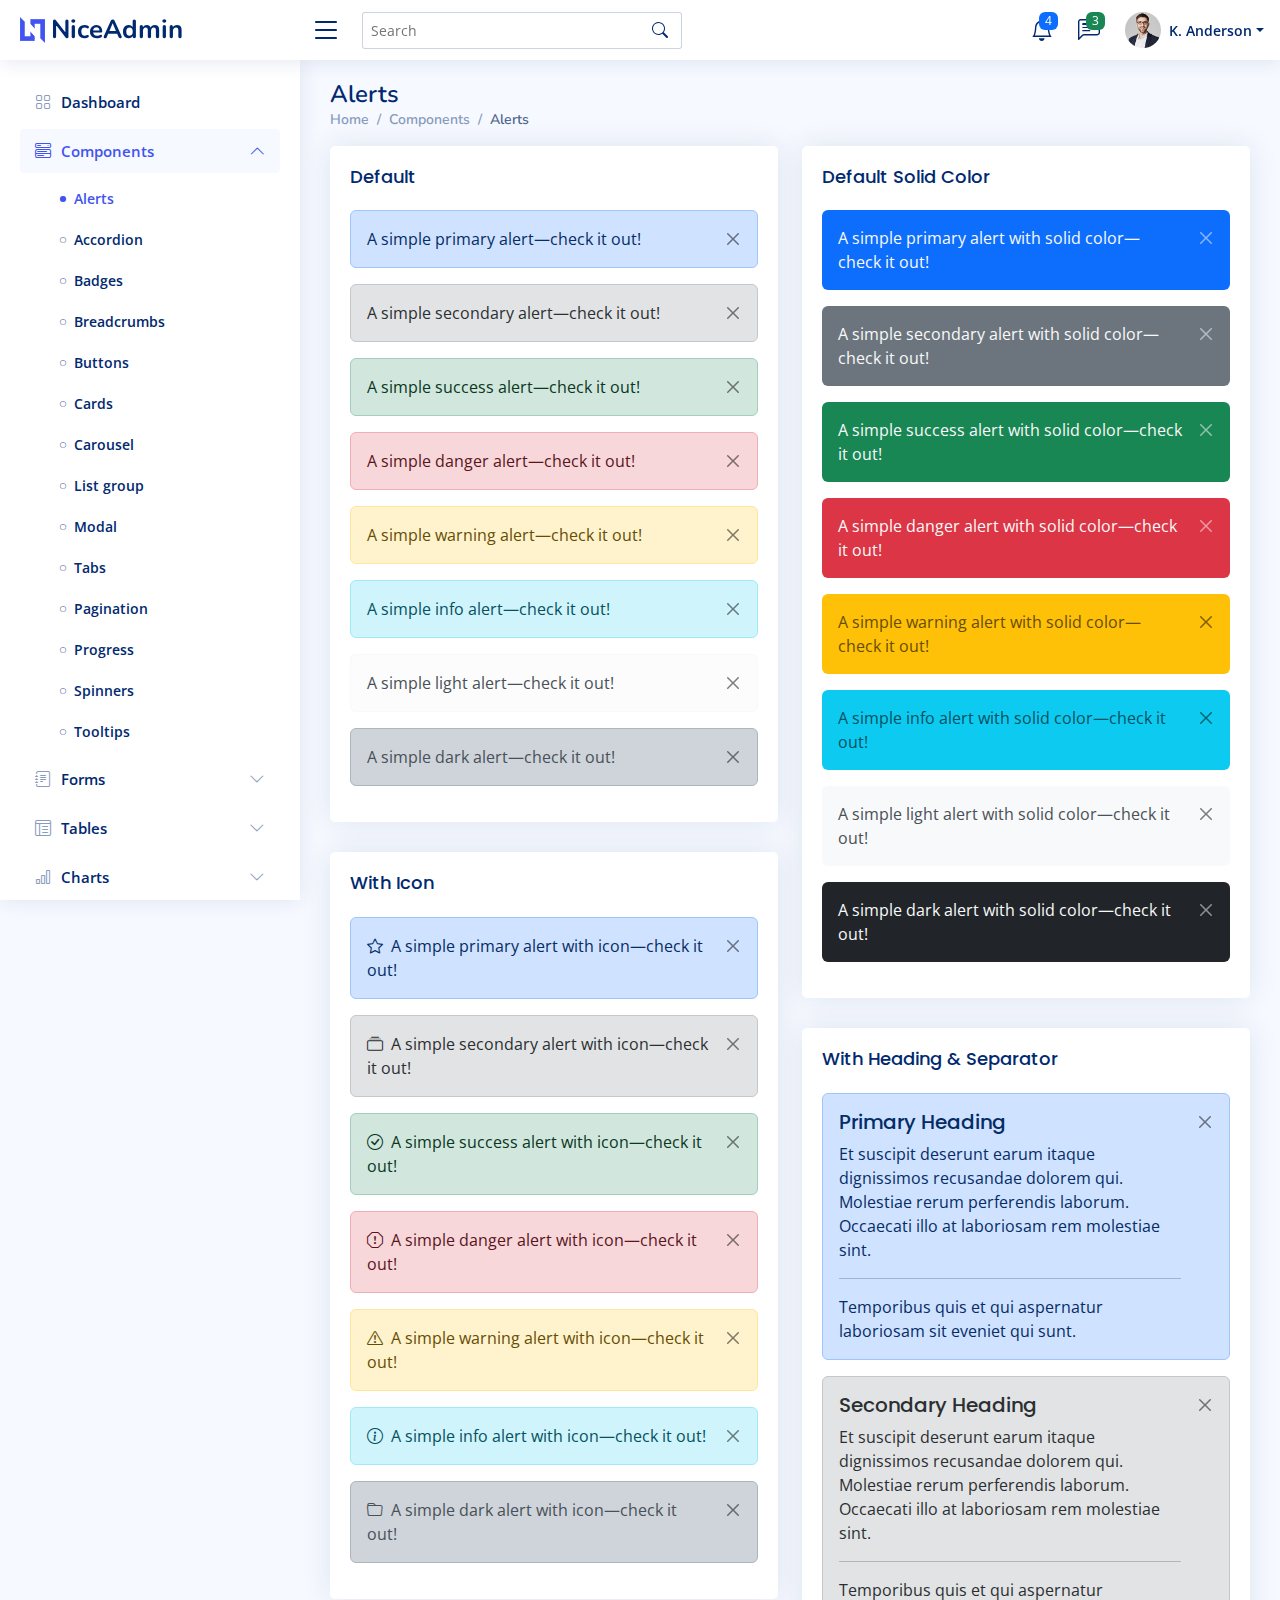
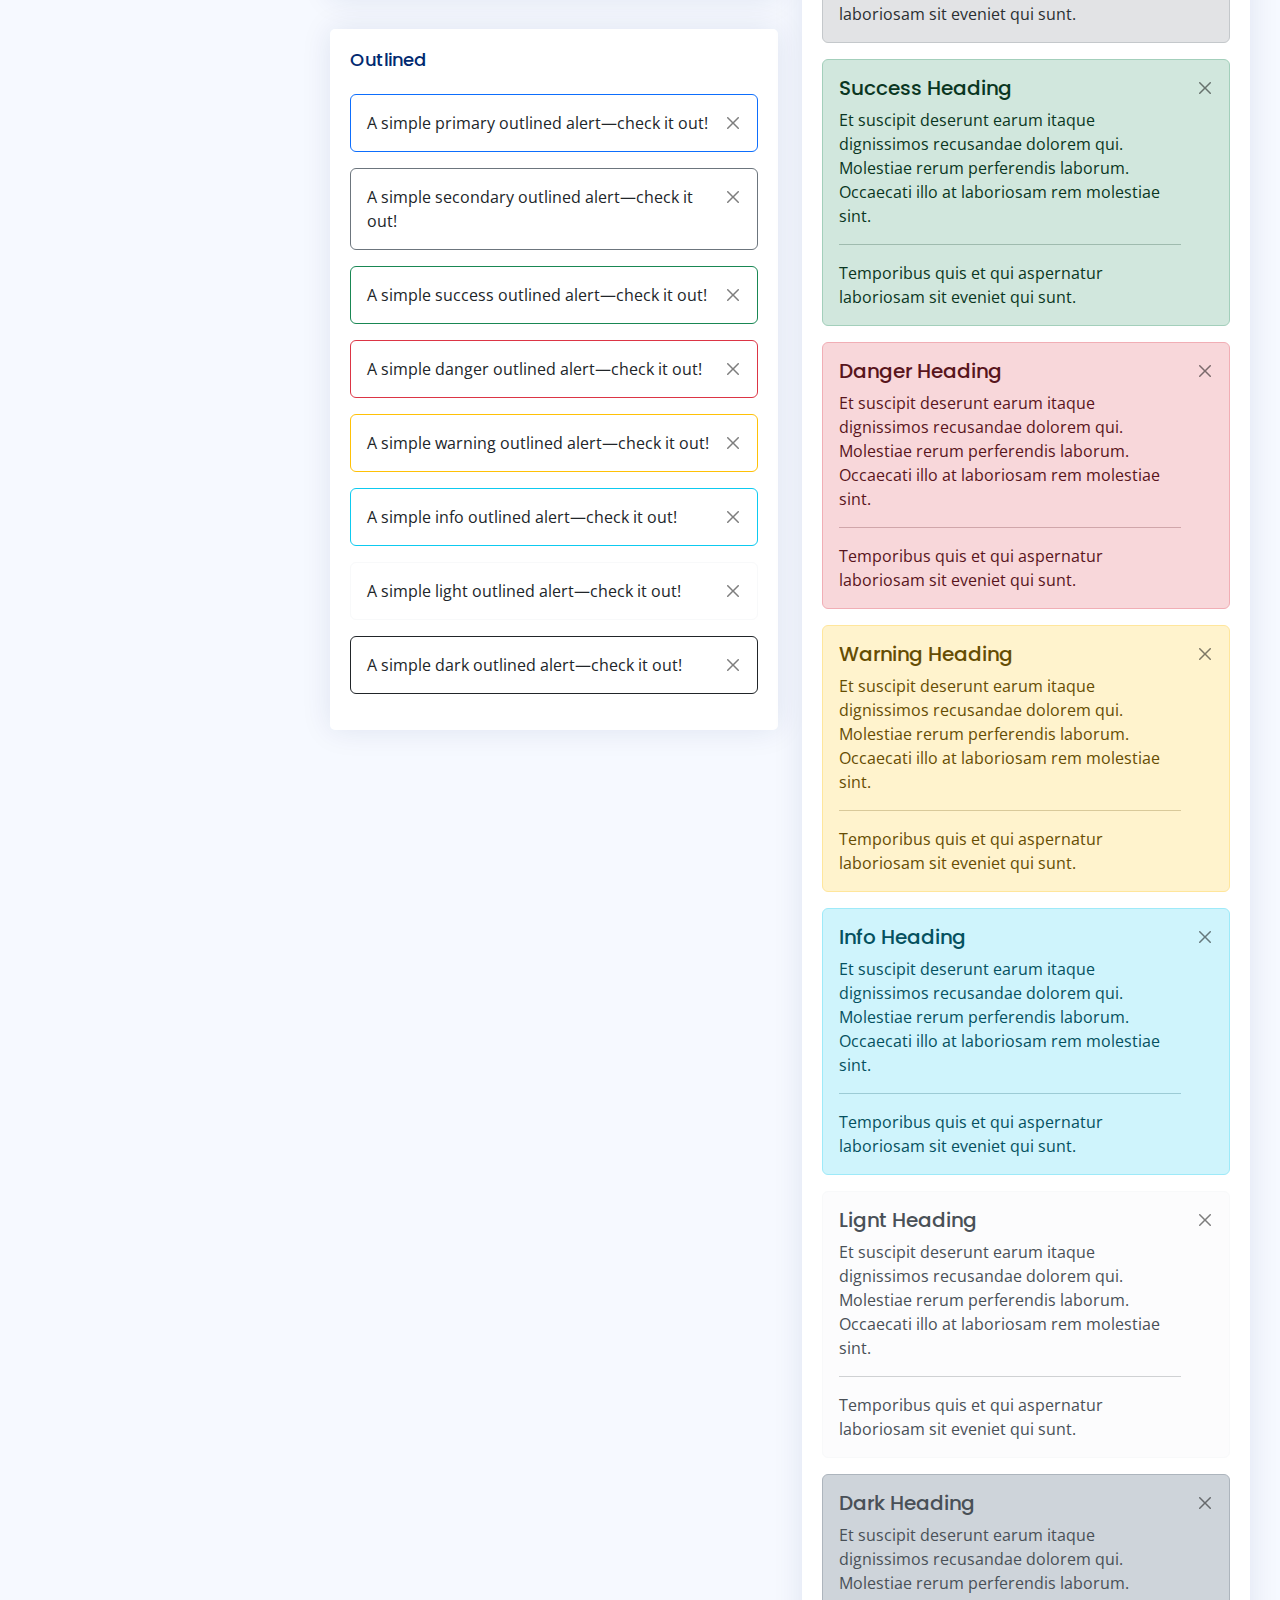
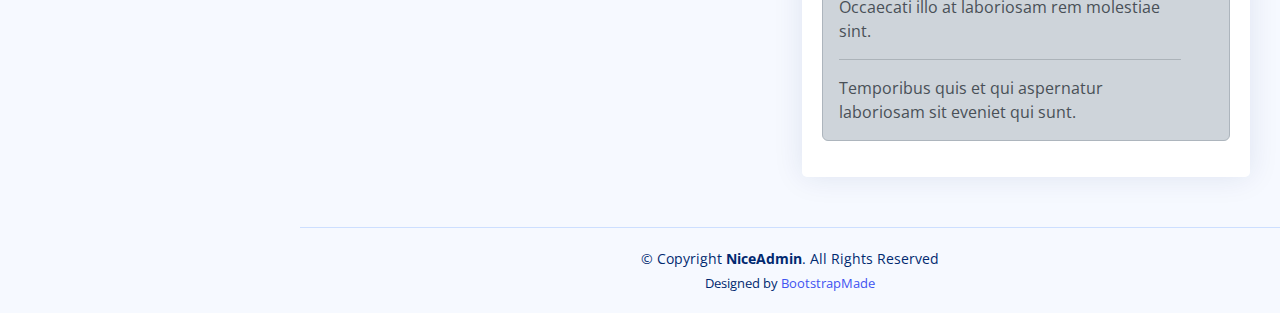
<file: public/admin/components-alerts.html>
<!DOCTYPE html>
<html lang="en">

<head>
  <meta charset="utf-8">
  <meta content="width=device-width, initial-scale=1.0" name="viewport">

  <title>Components / Alerts - NiceAdmin Bootstrap Template</title>
  <meta content="" name="description">
  <meta content="" name="keywords">

  <!-- Favicons -->
  <link href="assets/img/favicon.png" rel="icon">
  <link href="assets/img/apple-touch-icon.png" rel="apple-touch-icon">

  <!-- Google Fonts -->
  <link href="https://fonts.gstatic.com" rel="preconnect">
  <link href="https://fonts.googleapis.com/css?family=Open+Sans:300,300i,400,400i,600,600i,700,700i|Nunito:300,300i,400,400i,600,600i,700,700i|Poppins:300,300i,400,400i,500,500i,600,600i,700,700i" rel="stylesheet">

  <!-- Vendor CSS Files -->
  <link href="assets/vendor/bootstrap/css/bootstrap.min.css" rel="stylesheet">
  <link href="assets/vendor/bootstrap-icons/bootstrap-icons.css" rel="stylesheet">
  <link href="assets/vendor/boxicons/css/boxicons.min.css" rel="stylesheet">
  <link href="assets/vendor/quill/quill.snow.css" rel="stylesheet">
  <link href="assets/vendor/quill/quill.bubble.css" rel="stylesheet">
  <link href="assets/vendor/remixicon/remixicon.css" rel="stylesheet">
  <link href="assets/vendor/simple-datatables/style.css" rel="stylesheet">

  <!-- Template Main CSS File -->
  <link href="assets/css/style.css" rel="stylesheet">

  <!-- =======================================================
  * Template Name: NiceAdmin
  * Template URL: https://bootstrapmade.com/nice-admin-bootstrap-admin-html-template/
  * Updated: Apr 20 2024 with Bootstrap v5.3.3
  * Author: BootstrapMade.com
  * License: https://bootstrapmade.com/license/
  ======================================================== -->
</head>

<body>

  <!-- ======= Header ======= -->
  <header id="header" class="header fixed-top d-flex align-items-center">

    <div class="d-flex align-items-center justify-content-between">
      <a href="index.html" class="logo d-flex align-items-center">
        <img src="assets/img/logo.png" alt="">
        <span class="d-none d-lg-block">NiceAdmin</span>
      </a>
      <i class="bi bi-list toggle-sidebar-btn"></i>
    </div><!-- End Logo -->

    <div class="search-bar">
      <form class="search-form d-flex align-items-center" method="POST" action="#">
        <input type="text" name="query" placeholder="Search" title="Enter search keyword">
        <button type="submit" title="Search"><i class="bi bi-search"></i></button>
      </form>
    </div><!-- End Search Bar -->

    <nav class="header-nav ms-auto">
      <ul class="d-flex align-items-center">

        <li class="nav-item d-block d-lg-none">
          <a class="nav-link nav-icon search-bar-toggle " href="#">
            <i class="bi bi-search"></i>
          </a>
        </li><!-- End Search Icon-->

        <li class="nav-item dropdown">

          <a class="nav-link nav-icon" href="#" data-bs-toggle="dropdown">
            <i class="bi bi-bell"></i>
            <span class="badge bg-primary badge-number">4</span>
          </a><!-- End Notification Icon -->

          <ul class="dropdown-menu dropdown-menu-end dropdown-menu-arrow notifications">
            <li class="dropdown-header">
              You have 4 new notifications
              <a href="#"><span class="badge rounded-pill bg-primary p-2 ms-2">View all</span></a>
            </li>
            <li>
              <hr class="dropdown-divider">
            </li>

            <li class="notification-item">
              <i class="bi bi-exclamation-circle text-warning"></i>
              <div>
                <h4>Lorem Ipsum</h4>
                <p>Quae dolorem earum veritatis oditseno</p>
                <p>30 min. ago</p>
              </div>
            </li>

            <li>
              <hr class="dropdown-divider">
            </li>

            <li class="notification-item">
              <i class="bi bi-x-circle text-danger"></i>
              <div>
                <h4>Atque rerum nesciunt</h4>
                <p>Quae dolorem earum veritatis oditseno</p>
                <p>1 hr. ago</p>
              </div>
            </li>

            <li>
              <hr class="dropdown-divider">
            </li>

            <li class="notification-item">
              <i class="bi bi-check-circle text-success"></i>
              <div>
                <h4>Sit rerum fuga</h4>
                <p>Quae dolorem earum veritatis oditseno</p>
                <p>2 hrs. ago</p>
              </div>
            </li>

            <li>
              <hr class="dropdown-divider">
            </li>

            <li class="notification-item">
              <i class="bi bi-info-circle text-primary"></i>
              <div>
                <h4>Dicta reprehenderit</h4>
                <p>Quae dolorem earum veritatis oditseno</p>
                <p>4 hrs. ago</p>
              </div>
            </li>

            <li>
              <hr class="dropdown-divider">
            </li>
            <li class="dropdown-footer">
              <a href="#">Show all notifications</a>
            </li>

          </ul><!-- End Notification Dropdown Items -->

        </li><!-- End Notification Nav -->

        <li class="nav-item dropdown">

          <a class="nav-link nav-icon" href="#" data-bs-toggle="dropdown">
            <i class="bi bi-chat-left-text"></i>
            <span class="badge bg-success badge-number">3</span>
          </a><!-- End Messages Icon -->

          <ul class="dropdown-menu dropdown-menu-end dropdown-menu-arrow messages">
            <li class="dropdown-header">
              You have 3 new messages
              <a href="#"><span class="badge rounded-pill bg-primary p-2 ms-2">View all</span></a>
            </li>
            <li>
              <hr class="dropdown-divider">
            </li>

            <li class="message-item">
              <a href="#">
                <img src="assets/img/messages-1.jpg" alt="" class="rounded-circle">
                <div>
                  <h4>Maria Hudson</h4>
                  <p>Velit asperiores et ducimus soluta repudiandae labore officia est ut...</p>
                  <p>4 hrs. ago</p>
                </div>
              </a>
            </li>
            <li>
              <hr class="dropdown-divider">
            </li>

            <li class="message-item">
              <a href="#">
                <img src="assets/img/messages-2.jpg" alt="" class="rounded-circle">
                <div>
                  <h4>Anna Nelson</h4>
                  <p>Velit asperiores et ducimus soluta repudiandae labore officia est ut...</p>
                  <p>6 hrs. ago</p>
                </div>
              </a>
            </li>
            <li>
              <hr class="dropdown-divider">
            </li>

            <li class="message-item">
              <a href="#">
                <img src="assets/img/messages-3.jpg" alt="" class="rounded-circle">
                <div>
                  <h4>David Muldon</h4>
                  <p>Velit asperiores et ducimus soluta repudiandae labore officia est ut...</p>
                  <p>8 hrs. ago</p>
                </div>
              </a>
            </li>
            <li>
              <hr class="dropdown-divider">
            </li>

            <li class="dropdown-footer">
              <a href="#">Show all messages</a>
            </li>

          </ul><!-- End Messages Dropdown Items -->

        </li><!-- End Messages Nav -->

        <li class="nav-item dropdown pe-3">

          <a class="nav-link nav-profile d-flex align-items-center pe-0" href="#" data-bs-toggle="dropdown">
            <img src="assets/img/profile-img.jpg" alt="Profile" class="rounded-circle">
            <span class="d-none d-md-block dropdown-toggle ps-2">K. Anderson</span>
          </a><!-- End Profile Iamge Icon -->

          <ul class="dropdown-menu dropdown-menu-end dropdown-menu-arrow profile">
            <li class="dropdown-header">
              <h6>Kevin Anderson</h6>
              <span>Web Designer</span>
            </li>
            <li>
              <hr class="dropdown-divider">
            </li>

            <li>
              <a class="dropdown-item d-flex align-items-center" href="users-profile.html">
                <i class="bi bi-person"></i>
                <span>My Profile</span>
              </a>
            </li>
            <li>
              <hr class="dropdown-divider">
            </li>

            <li>
              <a class="dropdown-item d-flex align-items-center" href="users-profile.html">
                <i class="bi bi-gear"></i>
                <span>Account Settings</span>
              </a>
            </li>
            <li>
              <hr class="dropdown-divider">
            </li>

            <li>
              <a class="dropdown-item d-flex align-items-center" href="pages-faq.html">
                <i class="bi bi-question-circle"></i>
                <span>Need Help?</span>
              </a>
            </li>
            <li>
              <hr class="dropdown-divider">
            </li>

            <li>
              <a class="dropdown-item d-flex align-items-center" href="#">
                <i class="bi bi-box-arrow-right"></i>
                <span>Sign Out</span>
              </a>
            </li>

          </ul><!-- End Profile Dropdown Items -->
        </li><!-- End Profile Nav -->

      </ul>
    </nav><!-- End Icons Navigation -->

  </header><!-- End Header -->

  <!-- ======= Sidebar ======= -->
  <aside id="sidebar" class="sidebar">

    <ul class="sidebar-nav" id="sidebar-nav">

      <li class="nav-item">
        <a class="nav-link collapsed" href="index.html">
          <i class="bi bi-grid"></i>
          <span>Dashboard</span>
        </a>
      </li><!-- End Dashboard Nav -->

      <li class="nav-item">
        <a class="nav-link " data-bs-target="#components-nav" data-bs-toggle="collapse" href="#">
          <i class="bi bi-menu-button-wide"></i><span>Components</span><i class="bi bi-chevron-down ms-auto"></i>
        </a>
        <ul id="components-nav" class="nav-content collapse show" data-bs-parent="#sidebar-nav">
          <li>
            <a href="components-alerts.html" class="active">
              <i class="bi bi-circle"></i><span>Alerts</span>
            </a>
          </li>
          <li>
            <a href="components-accordion.html">
              <i class="bi bi-circle"></i><span>Accordion</span>
            </a>
          </li>
          <li>
            <a href="components-badges.html">
              <i class="bi bi-circle"></i><span>Badges</span>
            </a>
          </li>
          <li>
            <a href="components-breadcrumbs.html">
              <i class="bi bi-circle"></i><span>Breadcrumbs</span>
            </a>
          </li>
          <li>
            <a href="components-buttons.html">
              <i class="bi bi-circle"></i><span>Buttons</span>
            </a>
          </li>
          <li>
            <a href="components-cards.html">
              <i class="bi bi-circle"></i><span>Cards</span>
            </a>
          </li>
          <li>
            <a href="components-carousel.html">
              <i class="bi bi-circle"></i><span>Carousel</span>
            </a>
          </li>
          <li>
            <a href="components-list-group.html">
              <i class="bi bi-circle"></i><span>List group</span>
            </a>
          </li>
          <li>
            <a href="components-modal.html">
              <i class="bi bi-circle"></i><span>Modal</span>
            </a>
          </li>
          <li>
            <a href="components-tabs.html">
              <i class="bi bi-circle"></i><span>Tabs</span>
            </a>
          </li>
          <li>
            <a href="components-pagination.html">
              <i class="bi bi-circle"></i><span>Pagination</span>
            </a>
          </li>
          <li>
            <a href="components-progress.html">
              <i class="bi bi-circle"></i><span>Progress</span>
            </a>
          </li>
          <li>
            <a href="components-spinners.html">
              <i class="bi bi-circle"></i><span>Spinners</span>
            </a>
          </li>
          <li>
            <a href="components-tooltips.html">
              <i class="bi bi-circle"></i><span>Tooltips</span>
            </a>
          </li>
        </ul>
      </li><!-- End Components Nav -->

      <li class="nav-item">
        <a class="nav-link collapsed" data-bs-target="#forms-nav" data-bs-toggle="collapse" href="#">
          <i class="bi bi-journal-text"></i><span>Forms</span><i class="bi bi-chevron-down ms-auto"></i>
        </a>
        <ul id="forms-nav" class="nav-content collapse " data-bs-parent="#sidebar-nav">
          <li>
            <a href="forms-elements.html">
              <i class="bi bi-circle"></i><span>Form Elements</span>
            </a>
          </li>
          <li>
            <a href="forms-layouts.html">
              <i class="bi bi-circle"></i><span>Form Layouts</span>
            </a>
          </li>
          <li>
            <a href="forms-editors.html">
              <i class="bi bi-circle"></i><span>Form Editors</span>
            </a>
          </li>
          <li>
            <a href="forms-validation.html">
              <i class="bi bi-circle"></i><span>Form Validation</span>
            </a>
          </li>
        </ul>
      </li><!-- End Forms Nav -->

      <li class="nav-item">
        <a class="nav-link collapsed" data-bs-target="#tables-nav" data-bs-toggle="collapse" href="#">
          <i class="bi bi-layout-text-window-reverse"></i><span>Tables</span><i class="bi bi-chevron-down ms-auto"></i>
        </a>
        <ul id="tables-nav" class="nav-content collapse " data-bs-parent="#sidebar-nav">
          <li>
            <a href="tables-general.html">
              <i class="bi bi-circle"></i><span>General Tables</span>
            </a>
          </li>
          <li>
            <a href="tables-data.html">
              <i class="bi bi-circle"></i><span>Data Tables</span>
            </a>
          </li>
        </ul>
      </li><!-- End Tables Nav -->

      <li class="nav-item">
        <a class="nav-link collapsed" data-bs-target="#charts-nav" data-bs-toggle="collapse" href="#">
          <i class="bi bi-bar-chart"></i><span>Charts</span><i class="bi bi-chevron-down ms-auto"></i>
        </a>
        <ul id="charts-nav" class="nav-content collapse " data-bs-parent="#sidebar-nav">
          <li>
            <a href="charts-chartjs.html">
              <i class="bi bi-circle"></i><span>Chart.js</span>
            </a>
          </li>
          <li>
            <a href="charts-apexcharts.html">
              <i class="bi bi-circle"></i><span>ApexCharts</span>
            </a>
          </li>
          <li>
            <a href="charts-echarts.html">
              <i class="bi bi-circle"></i><span>ECharts</span>
            </a>
          </li>
        </ul>
      </li><!-- End Charts Nav -->

      <li class="nav-item">
        <a class="nav-link collapsed" data-bs-target="#icons-nav" data-bs-toggle="collapse" href="#">
          <i class="bi bi-gem"></i><span>Icons</span><i class="bi bi-chevron-down ms-auto"></i>
        </a>
        <ul id="icons-nav" class="nav-content collapse " data-bs-parent="#sidebar-nav">
          <li>
            <a href="icons-bootstrap.html">
              <i class="bi bi-circle"></i><span>Bootstrap Icons</span>
            </a>
          </li>
          <li>
            <a href="icons-remix.html">
              <i class="bi bi-circle"></i><span>Remix Icons</span>
            </a>
          </li>
          <li>
            <a href="icons-boxicons.html">
              <i class="bi bi-circle"></i><span>Boxicons</span>
            </a>
          </li>
        </ul>
      </li><!-- End Icons Nav -->

      <li class="nav-heading">Pages</li>

      <li class="nav-item">
        <a class="nav-link collapsed" href="users-profile.html">
          <i class="bi bi-person"></i>
          <span>Profile</span>
        </a>
      </li><!-- End Profile Page Nav -->

      <li class="nav-item">
        <a class="nav-link collapsed" href="pages-faq.html">
          <i class="bi bi-question-circle"></i>
          <span>F.A.Q</span>
        </a>
      </li><!-- End F.A.Q Page Nav -->

      <li class="nav-item">
        <a class="nav-link collapsed" href="pages-contact.html">
          <i class="bi bi-envelope"></i>
          <span>Contact</span>
        </a>
      </li><!-- End Contact Page Nav -->

      <li class="nav-item">
        <a class="nav-link collapsed" href="pages-register.html">
          <i class="bi bi-card-list"></i>
          <span>Register</span>
        </a>
      </li><!-- End Register Page Nav -->

      <li class="nav-item">
        <a class="nav-link collapsed" href="pages-login.html">
          <i class="bi bi-box-arrow-in-right"></i>
          <span>Login</span>
        </a>
      </li><!-- End Login Page Nav -->

      <li class="nav-item">
        <a class="nav-link collapsed" href="pages-error-404.html">
          <i class="bi bi-dash-circle"></i>
          <span>Error 404</span>
        </a>
      </li><!-- End Error 404 Page Nav -->

      <li class="nav-item">
        <a class="nav-link collapsed" href="pages-blank.html">
          <i class="bi bi-file-earmark"></i>
          <span>Blank</span>
        </a>
      </li><!-- End Blank Page Nav -->

    </ul>

  </aside><!-- End Sidebar-->

  <main id="main" class="main">

    <div class="pagetitle">
      <h1>Alerts</h1>
      <nav>
        <ol class="breadcrumb">
          <li class="breadcrumb-item"><a href="index.html">Home</a></li>
          <li class="breadcrumb-item">Components</li>
          <li class="breadcrumb-item active">Alerts</li>
        </ol>
      </nav>
    </div><!-- End Page Title -->

    <section class="section">
      <div class="row">
        <div class="col-lg-6">

          <div class="card">
            <div class="card-body">

              <h5 class="card-title">Default</h5>

              <div class="alert alert-primary alert-dismissible fade show" role="alert">
                A simple primary alert—check it out!
                <button type="button" class="btn-close" data-bs-dismiss="alert" aria-label="Close"></button>
              </div>

              <div class="alert alert-secondary alert-dismissible fade show" role="alert">
                A simple secondary alert—check it out!
                <button type="button" class="btn-close" data-bs-dismiss="alert" aria-label="Close"></button>
              </div>

              <div class="alert alert-success alert-dismissible fade show" role="alert">
                A simple success alert—check it out!
                <button type="button" class="btn-close" data-bs-dismiss="alert" aria-label="Close"></button>
              </div>

              <div class="alert alert-danger alert-dismissible fade show" role="alert">
                A simple danger alert—check it out!
                <button type="button" class="btn-close" data-bs-dismiss="alert" aria-label="Close"></button>
              </div>

              <div class="alert alert-warning alert-dismissible fade show" role="alert">
                A simple warning alert—check it out!
                <button type="button" class="btn-close" data-bs-dismiss="alert" aria-label="Close"></button>
              </div>

              <div class="alert alert-info alert-dismissible fade show" role="alert">
                A simple info alert—check it out!
                <button type="button" class="btn-close" data-bs-dismiss="alert" aria-label="Close"></button>
              </div>

              <div class="alert alert-light border-light alert-dismissible fade show" role="alert">
                A simple light alert—check it out!
                <button type="button" class="btn-close" data-bs-dismiss="alert" aria-label="Close"></button>
              </div>

              <div class="alert alert-dark alert-dismissible fade show" role="alert">
                A simple dark alert—check it out!
                <button type="button" class="btn-close" data-bs-dismiss="alert" aria-label="Close"></button>
              </div>

            </div>
          </div>

          <div class="card">
            <div class="card-body">
              <h5 class="card-title">With Icon</h5>

              <div class="alert alert-primary alert-dismissible fade show" role="alert">
                <i class="bi bi-star me-1"></i>
                A simple primary alert with icon—check it out!
                <button type="button" class="btn-close" data-bs-dismiss="alert" aria-label="Close"></button>
              </div>

              <div class="alert alert-secondary alert-dismissible fade show" role="alert">
                <i class="bi bi-collection me-1"></i>
                A simple secondary alert with icon—check it out!
                <button type="button" class="btn-close" data-bs-dismiss="alert" aria-label="Close"></button>
              </div>

              <div class="alert alert-success alert-dismissible fade show" role="alert">
                <i class="bi bi-check-circle me-1"></i>
                A simple success alert with icon—check it out!
                <button type="button" class="btn-close" data-bs-dismiss="alert" aria-label="Close"></button>
              </div>

              <div class="alert alert-danger alert-dismissible fade show" role="alert">
                <i class="bi bi-exclamation-octagon me-1"></i>
                A simple danger alert with icon—check it out!
                <button type="button" class="btn-close" data-bs-dismiss="alert" aria-label="Close"></button>
              </div>

              <div class="alert alert-warning alert-dismissible fade show" role="alert">
                <i class="bi bi-exclamation-triangle me-1"></i>
                A simple warning alert with icon—check it out!
                <button type="button" class="btn-close" data-bs-dismiss="alert" aria-label="Close"></button>
              </div>

              <div class="alert alert-info alert-dismissible fade show" role="alert">
                <i class="bi bi-info-circle me-1"></i>
                A simple info alert with icon—check it out!
                <button type="button" class="btn-close" data-bs-dismiss="alert" aria-label="Close"></button>
              </div>

              <div class="alert alert-dark alert-dismissible fade show" role="alert">
                <i class="bi bi-folder me-1"></i>
                A simple dark alert with icon—check it out!
                <button type="button" class="btn-close" data-bs-dismiss="alert" aria-label="Close"></button>
              </div>

            </div>
          </div>

          <div class="card">
            <div class="card-body">
              <h5 class="card-title">Outlined</h5>

              <div class="alert border-primary alert-dismissible fade show" role="alert">
                A simple primary outlined alert—check it out!
                <button type="button" class="btn-close" data-bs-dismiss="alert" aria-label="Close"></button>
              </div>

              <div class="alert border-secondary alert-dismissible fade show" role="alert">
                A simple secondary outlined alert—check it out!
                <button type="button" class="btn-close" data-bs-dismiss="alert" aria-label="Close"></button>
              </div>

              <div class="alert border-success alert-dismissible fade show" role="alert">
                A simple success outlined alert—check it out!
                <button type="button" class="btn-close" data-bs-dismiss="alert" aria-label="Close"></button>
              </div>

              <div class="alert border-danger alert-dismissible fade show" role="alert">
                A simple danger outlined alert—check it out!
                <button type="button" class="btn-close" data-bs-dismiss="alert" aria-label="Close"></button>
              </div>

              <div class="alert border-warning alert-dismissible fade show" role="alert">
                A simple warning outlined alert—check it out!
                <button type="button" class="btn-close" data-bs-dismiss="alert" aria-label="Close"></button>
              </div>

              <div class="alert border-info alert-dismissible fade show" role="alert">
                A simple info outlined alert—check it out!
                <button type="button" class="btn-close" data-bs-dismiss="alert" aria-label="Close"></button>
              </div>

              <div class="alert border-light alert-dismissible fade show" role="alert">
                A simple light outlined alert—check it out!
                <button type="button" class="btn-close" data-bs-dismiss="alert" aria-label="Close"></button>
              </div>

              <div class="alert border-dark alert-dismissible fade show" role="alert">
                A simple dark outlined alert—check it out!
                <button type="button" class="btn-close" data-bs-dismiss="alert" aria-label="Close"></button>
              </div>

            </div>
          </div>

        </div>

        <div class="col-lg-6">

          <div class="card">
            <div class="card-body">
              <h5 class="card-title">Default Solid Color</h5>

              <div class="alert alert-primary bg-primary text-light border-0 alert-dismissible fade show" role="alert">
                A simple primary alert with solid color—check it out!
                <button type="button" class="btn-close btn-close-white" data-bs-dismiss="alert" aria-label="Close"></button>
              </div>

              <div class="alert alert-secondary bg-secondary text-light border-0 alert-dismissible fade show" role="alert">
                A simple secondary alert with solid color—check it out!
                <button type="button" class="btn-close btn-close-white" data-bs-dismiss="alert" aria-label="Close"></button>
              </div>

              <div class="alert alert-success bg-success text-light border-0 alert-dismissible fade show" role="alert">
                A simple success alert with solid color—check it out!
                <button type="button" class="btn-close btn-close-white" data-bs-dismiss="alert" aria-label="Close"></button>
              </div>

              <div class="alert alert-danger bg-danger text-light border-0 alert-dismissible fade show" role="alert">
                A simple danger alert with solid color—check it out!
                <button type="button" class="btn-close btn-close-white" data-bs-dismiss="alert" aria-label="Close"></button>
              </div>

              <div class="alert alert-warning bg-warning border-0 alert-dismissible fade show" role="alert">
                A simple warning alert with solid color—check it out!
                <button type="button" class="btn-close" data-bs-dismiss="alert" aria-label="Close"></button>
              </div>

              <div class="alert alert-info bg-info border-0 alert-dismissible fade show" role="alert">
                A simple info alert with solid color—check it out!
                <button type="button" class="btn-close" data-bs-dismiss="alert" aria-label="Close"></button>
              </div>

              <div class="alert alert-light bg-light border-0 alert-dismissible fade show" role="alert">
                A simple light alert with solid color—check it out!
                <button type="button" class="btn-close" data-bs-dismiss="alert" aria-label="Close"></button>
              </div>

              <div class="alert alert-dark bg-dark text-light border-0 alert-dismissible fade show" role="alert">
                A simple dark alert with solid color—check it out!
                <button type="button" class="btn-close btn-close-white" data-bs-dismiss="alert" aria-label="Close"></button>
              </div>

            </div>
          </div>

          <div class="card">
            <div class="card-body">
              <h5 class="card-title">With Heading &amp Separator</h5>

              <div class="alert alert-primary alert-dismissible fade show" role="alert">
                <h4 class="alert-heading">Primary Heading</h4>
                <p>Et suscipit deserunt earum itaque dignissimos recusandae dolorem qui. Molestiae rerum perferendis laborum. Occaecati illo at laboriosam rem molestiae sint.</p>
                <hr>
                <p class="mb-0">Temporibus quis et qui aspernatur laboriosam sit eveniet qui sunt.</p>
                <button type="button" class="btn-close" data-bs-dismiss="alert" aria-label="Close"></button>
              </div>

              <div class="alert alert-secondary alert-dismissible fade show" role="alert">
                <h4 class="alert-heading">Secondary Heading</h4>
                <p>Et suscipit deserunt earum itaque dignissimos recusandae dolorem qui. Molestiae rerum perferendis laborum. Occaecati illo at laboriosam rem molestiae sint.</p>
                <hr>
                <p class="mb-0">Temporibus quis et qui aspernatur laboriosam sit eveniet qui sunt.</p>
                <button type="button" class="btn-close" data-bs-dismiss="alert" aria-label="Close"></button>
              </div>

              <div class="alert alert-success alert-dismissible fade show" role="alert">
                <h4 class="alert-heading">Success Heading</h4>
                <p>Et suscipit deserunt earum itaque dignissimos recusandae dolorem qui. Molestiae rerum perferendis laborum. Occaecati illo at laboriosam rem molestiae sint.</p>
                <hr>
                <p class="mb-0">Temporibus quis et qui aspernatur laboriosam sit eveniet qui sunt.</p>
                <button type="button" class="btn-close" data-bs-dismiss="alert" aria-label="Close"></button>
              </div>

              <div class="alert alert-danger alert-dismissible fade show" role="alert">
                <h4 class="alert-heading">Danger Heading</h4>
                <p>Et suscipit deserunt earum itaque dignissimos recusandae dolorem qui. Molestiae rerum perferendis laborum. Occaecati illo at laboriosam rem molestiae sint.</p>
                <hr>
                <p class="mb-0">Temporibus quis et qui aspernatur laboriosam sit eveniet qui sunt.</p>
                <button type="button" class="btn-close" data-bs-dismiss="alert" aria-label="Close"></button>
              </div>

              <div class="alert alert-warning  alert-dismissible fade show" role="alert">
                <h4 class="alert-heading">Warning Heading</h4>
                <p>Et suscipit deserunt earum itaque dignissimos recusandae dolorem qui. Molestiae rerum perferendis laborum. Occaecati illo at laboriosam rem molestiae sint.</p>
                <hr>
                <p class="mb-0">Temporibus quis et qui aspernatur laboriosam sit eveniet qui sunt.</p>
                <button type="button" class="btn-close" data-bs-dismiss="alert" aria-label="Close"></button>
              </div>

              <div class="alert alert-info  alert-dismissible fade show" role="alert">
                <h4 class="alert-heading">Info Heading</h4>
                <p>Et suscipit deserunt earum itaque dignissimos recusandae dolorem qui. Molestiae rerum perferendis laborum. Occaecati illo at laboriosam rem molestiae sint.</p>
                <hr>
                <p class="mb-0">Temporibus quis et qui aspernatur laboriosam sit eveniet qui sunt.</p>
                <button type="button" class="btn-close" data-bs-dismiss="alert" aria-label="Close"></button>
              </div>

              <div class="alert alert-light border-light alert-dismissible fade show" role="alert">
                <h4 class="alert-heading">Lignt Heading</h4>
                <p>Et suscipit deserunt earum itaque dignissimos recusandae dolorem qui. Molestiae rerum perferendis laborum. Occaecati illo at laboriosam rem molestiae sint.</p>
                <hr>
                <p class="mb-0">Temporibus quis et qui aspernatur laboriosam sit eveniet qui sunt.</p>
                <button type="button" class="btn-close" data-bs-dismiss="alert" aria-label="Close"></button>
              </div>

              <div class="alert alert-dark  alert-dismissible fade show" role="alert">
                <h4 class="alert-heading">Dark Heading</h4>
                <p>Et suscipit deserunt earum itaque dignissimos recusandae dolorem qui. Molestiae rerum perferendis laborum. Occaecati illo at laboriosam rem molestiae sint.</p>
                <hr>
                <p class="mb-0">Temporibus quis et qui aspernatur laboriosam sit eveniet qui sunt.</p>
                <button type="button" class="btn-close" data-bs-dismiss="alert" aria-label="Close"></button>
              </div>

            </div>
          </div>
        </div>
      </div>
    </section>

  </main><!-- End #main -->

  <!-- ======= Footer ======= -->
  <footer id="footer" class="footer">
    <div class="copyright">
      &copy; Copyright <strong><span>NiceAdmin</span></strong>. All Rights Reserved
    </div>
    <div class="credits">
      <!-- All the links in the footer should remain intact. -->
      <!-- You can delete the links only if you purchased the pro version. -->
      <!-- Licensing information: https://bootstrapmade.com/license/ -->
      <!-- Purchase the pro version with working PHP/AJAX contact form: https://bootstrapmade.com/nice-admin-bootstrap-admin-html-template/ -->
      Designed by <a href="https://bootstrapmade.com/">BootstrapMade</a>
    </div>
  </footer><!-- End Footer -->

  <a href="#" class="back-to-top d-flex align-items-center justify-content-center"><i class="bi bi-arrow-up-short"></i></a>

  <!-- Vendor JS Files -->
  <script src="assets/vendor/apexcharts/apexcharts.min.js"></script>
  <script src="assets/vendor/bootstrap/js/bootstrap.bundle.min.js"></script>
  <script src="assets/vendor/chart.js/chart.umd.js"></script>
  <script src="assets/vendor/echarts/echarts.min.js"></script>
  <script src="assets/vendor/quill/quill.js"></script>
  <script src="assets/vendor/simple-datatables/simple-datatables.js"></script>
  <script src="assets/vendor/tinymce/tinymce.min.js"></script>
  <script src="assets/vendor/php-email-form/validate.js"></script>

  <!-- Template Main JS File -->
  <script src="assets/js/main.js"></script>

</body>

</html>
</file>
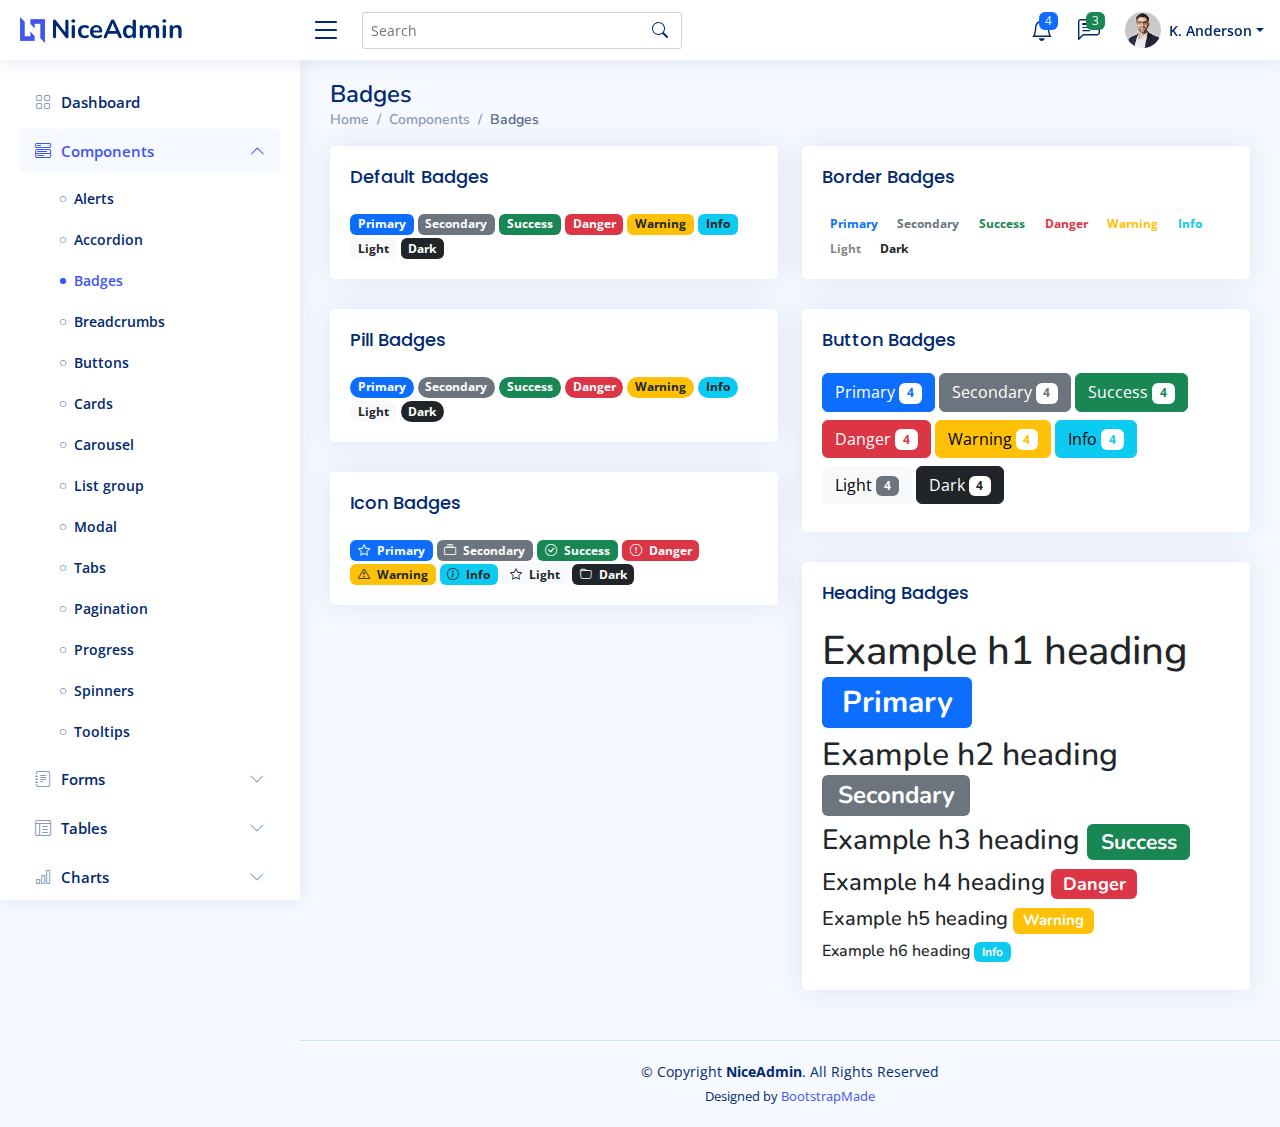
<file: public/admin/components-badges.html>
<!DOCTYPE html>
<html lang="en">

<head>
  <meta charset="utf-8">
  <meta content="width=device-width, initial-scale=1.0" name="viewport">

  <title>Components / Badges - NiceAdmin Bootstrap Template</title>
  <meta content="" name="description">
  <meta content="" name="keywords">

  <!-- Favicons -->
  <link href="assets/img/favicon.png" rel="icon">
  <link href="assets/img/apple-touch-icon.png" rel="apple-touch-icon">

  <!-- Google Fonts -->
  <link href="https://fonts.gstatic.com" rel="preconnect">
  <link href="https://fonts.googleapis.com/css?family=Open+Sans:300,300i,400,400i,600,600i,700,700i|Nunito:300,300i,400,400i,600,600i,700,700i|Poppins:300,300i,400,400i,500,500i,600,600i,700,700i" rel="stylesheet">

  <!-- Vendor CSS Files -->
  <link href="assets/vendor/bootstrap/css/bootstrap.min.css" rel="stylesheet">
  <link href="assets/vendor/bootstrap-icons/bootstrap-icons.css" rel="stylesheet">
  <link href="assets/vendor/boxicons/css/boxicons.min.css" rel="stylesheet">
  <link href="assets/vendor/quill/quill.snow.css" rel="stylesheet">
  <link href="assets/vendor/quill/quill.bubble.css" rel="stylesheet">
  <link href="assets/vendor/remixicon/remixicon.css" rel="stylesheet">
  <link href="assets/vendor/simple-datatables/style.css" rel="stylesheet">

  <!-- Template Main CSS File -->
  <link href="assets/css/style.css" rel="stylesheet">

  <!-- =======================================================
  * Template Name: NiceAdmin
  * Template URL: https://bootstrapmade.com/nice-admin-bootstrap-admin-html-template/
  * Updated: Apr 20 2024 with Bootstrap v5.3.3
  * Author: BootstrapMade.com
  * License: https://bootstrapmade.com/license/
  ======================================================== -->
</head>

<body>

  <!-- ======= Header ======= -->
  <header id="header" class="header fixed-top d-flex align-items-center">

    <div class="d-flex align-items-center justify-content-between">
      <a href="index.html" class="logo d-flex align-items-center">
        <img src="assets/img/logo.png" alt="">
        <span class="d-none d-lg-block">NiceAdmin</span>
      </a>
      <i class="bi bi-list toggle-sidebar-btn"></i>
    </div><!-- End Logo -->

    <div class="search-bar">
      <form class="search-form d-flex align-items-center" method="POST" action="#">
        <input type="text" name="query" placeholder="Search" title="Enter search keyword">
        <button type="submit" title="Search"><i class="bi bi-search"></i></button>
      </form>
    </div><!-- End Search Bar -->

    <nav class="header-nav ms-auto">
      <ul class="d-flex align-items-center">

        <li class="nav-item d-block d-lg-none">
          <a class="nav-link nav-icon search-bar-toggle " href="#">
            <i class="bi bi-search"></i>
          </a>
        </li><!-- End Search Icon-->

        <li class="nav-item dropdown">

          <a class="nav-link nav-icon" href="#" data-bs-toggle="dropdown">
            <i class="bi bi-bell"></i>
            <span class="badge bg-primary badge-number">4</span>
          </a><!-- End Notification Icon -->

          <ul class="dropdown-menu dropdown-menu-end dropdown-menu-arrow notifications">
            <li class="dropdown-header">
              You have 4 new notifications
              <a href="#"><span class="badge rounded-pill bg-primary p-2 ms-2">View all</span></a>
            </li>
            <li>
              <hr class="dropdown-divider">
            </li>

            <li class="notification-item">
              <i class="bi bi-exclamation-circle text-warning"></i>
              <div>
                <h4>Lorem Ipsum</h4>
                <p>Quae dolorem earum veritatis oditseno</p>
                <p>30 min. ago</p>
              </div>
            </li>

            <li>
              <hr class="dropdown-divider">
            </li>

            <li class="notification-item">
              <i class="bi bi-x-circle text-danger"></i>
              <div>
                <h4>Atque rerum nesciunt</h4>
                <p>Quae dolorem earum veritatis oditseno</p>
                <p>1 hr. ago</p>
              </div>
            </li>

            <li>
              <hr class="dropdown-divider">
            </li>

            <li class="notification-item">
              <i class="bi bi-check-circle text-success"></i>
              <div>
                <h4>Sit rerum fuga</h4>
                <p>Quae dolorem earum veritatis oditseno</p>
                <p>2 hrs. ago</p>
              </div>
            </li>

            <li>
              <hr class="dropdown-divider">
            </li>

            <li class="notification-item">
              <i class="bi bi-info-circle text-primary"></i>
              <div>
                <h4>Dicta reprehenderit</h4>
                <p>Quae dolorem earum veritatis oditseno</p>
                <p>4 hrs. ago</p>
              </div>
            </li>

            <li>
              <hr class="dropdown-divider">
            </li>
            <li class="dropdown-footer">
              <a href="#">Show all notifications</a>
            </li>

          </ul><!-- End Notification Dropdown Items -->

        </li><!-- End Notification Nav -->

        <li class="nav-item dropdown">

          <a class="nav-link nav-icon" href="#" data-bs-toggle="dropdown">
            <i class="bi bi-chat-left-text"></i>
            <span class="badge bg-success badge-number">3</span>
          </a><!-- End Messages Icon -->

          <ul class="dropdown-menu dropdown-menu-end dropdown-menu-arrow messages">
            <li class="dropdown-header">
              You have 3 new messages
              <a href="#"><span class="badge rounded-pill bg-primary p-2 ms-2">View all</span></a>
            </li>
            <li>
              <hr class="dropdown-divider">
            </li>

            <li class="message-item">
              <a href="#">
                <img src="assets/img/messages-1.jpg" alt="" class="rounded-circle">
                <div>
                  <h4>Maria Hudson</h4>
                  <p>Velit asperiores et ducimus soluta repudiandae labore officia est ut...</p>
                  <p>4 hrs. ago</p>
                </div>
              </a>
            </li>
            <li>
              <hr class="dropdown-divider">
            </li>

            <li class="message-item">
              <a href="#">
                <img src="assets/img/messages-2.jpg" alt="" class="rounded-circle">
                <div>
                  <h4>Anna Nelson</h4>
                  <p>Velit asperiores et ducimus soluta repudiandae labore officia est ut...</p>
                  <p>6 hrs. ago</p>
                </div>
              </a>
            </li>
            <li>
              <hr class="dropdown-divider">
            </li>

            <li class="message-item">
              <a href="#">
                <img src="assets/img/messages-3.jpg" alt="" class="rounded-circle">
                <div>
                  <h4>David Muldon</h4>
                  <p>Velit asperiores et ducimus soluta repudiandae labore officia est ut...</p>
                  <p>8 hrs. ago</p>
                </div>
              </a>
            </li>
            <li>
              <hr class="dropdown-divider">
            </li>

            <li class="dropdown-footer">
              <a href="#">Show all messages</a>
            </li>

          </ul><!-- End Messages Dropdown Items -->

        </li><!-- End Messages Nav -->

        <li class="nav-item dropdown pe-3">

          <a class="nav-link nav-profile d-flex align-items-center pe-0" href="#" data-bs-toggle="dropdown">
            <img src="assets/img/profile-img.jpg" alt="Profile" class="rounded-circle">
            <span class="d-none d-md-block dropdown-toggle ps-2">K. Anderson</span>
          </a><!-- End Profile Iamge Icon -->

          <ul class="dropdown-menu dropdown-menu-end dropdown-menu-arrow profile">
            <li class="dropdown-header">
              <h6>Kevin Anderson</h6>
              <span>Web Designer</span>
            </li>
            <li>
              <hr class="dropdown-divider">
            </li>

            <li>
              <a class="dropdown-item d-flex align-items-center" href="users-profile.html">
                <i class="bi bi-person"></i>
                <span>My Profile</span>
              </a>
            </li>
            <li>
              <hr class="dropdown-divider">
            </li>

            <li>
              <a class="dropdown-item d-flex align-items-center" href="users-profile.html">
                <i class="bi bi-gear"></i>
                <span>Account Settings</span>
              </a>
            </li>
            <li>
              <hr class="dropdown-divider">
            </li>

            <li>
              <a class="dropdown-item d-flex align-items-center" href="pages-faq.html">
                <i class="bi bi-question-circle"></i>
                <span>Need Help?</span>
              </a>
            </li>
            <li>
              <hr class="dropdown-divider">
            </li>

            <li>
              <a class="dropdown-item d-flex align-items-center" href="#">
                <i class="bi bi-box-arrow-right"></i>
                <span>Sign Out</span>
              </a>
            </li>

          </ul><!-- End Profile Dropdown Items -->
        </li><!-- End Profile Nav -->

      </ul>
    </nav><!-- End Icons Navigation -->

  </header><!-- End Header -->

  <!-- ======= Sidebar ======= -->
  <aside id="sidebar" class="sidebar">

    <ul class="sidebar-nav" id="sidebar-nav">

      <li class="nav-item">
        <a class="nav-link collapsed" href="index.html">
          <i class="bi bi-grid"></i>
          <span>Dashboard</span>
        </a>
      </li><!-- End Dashboard Nav -->

      <li class="nav-item">
        <a class="nav-link " data-bs-target="#components-nav" data-bs-toggle="collapse" href="#">
          <i class="bi bi-menu-button-wide"></i><span>Components</span><i class="bi bi-chevron-down ms-auto"></i>
        </a>
        <ul id="components-nav" class="nav-content collapse show" data-bs-parent="#sidebar-nav">
          <li>
            <a href="components-alerts.html">
              <i class="bi bi-circle"></i><span>Alerts</span>
            </a>
          </li>
          <li>
            <a href="components-accordion.html">
              <i class="bi bi-circle"></i><span>Accordion</span>
            </a>
          </li>
          <li>
            <a href="components-badges.html" class="active">
              <i class="bi bi-circle"></i><span>Badges</span>
            </a>
          </li>
          <li>
            <a href="components-breadcrumbs.html">
              <i class="bi bi-circle"></i><span>Breadcrumbs</span>
            </a>
          </li>
          <li>
            <a href="components-buttons.html">
              <i class="bi bi-circle"></i><span>Buttons</span>
            </a>
          </li>
          <li>
            <a href="components-cards.html">
              <i class="bi bi-circle"></i><span>Cards</span>
            </a>
          </li>
          <li>
            <a href="components-carousel.html">
              <i class="bi bi-circle"></i><span>Carousel</span>
            </a>
          </li>
          <li>
            <a href="components-list-group.html">
              <i class="bi bi-circle"></i><span>List group</span>
            </a>
          </li>
          <li>
            <a href="components-modal.html">
              <i class="bi bi-circle"></i><span>Modal</span>
            </a>
          </li>
          <li>
            <a href="components-tabs.html">
              <i class="bi bi-circle"></i><span>Tabs</span>
            </a>
          </li>
          <li>
            <a href="components-pagination.html">
              <i class="bi bi-circle"></i><span>Pagination</span>
            </a>
          </li>
          <li>
            <a href="components-progress.html">
              <i class="bi bi-circle"></i><span>Progress</span>
            </a>
          </li>
          <li>
            <a href="components-spinners.html">
              <i class="bi bi-circle"></i><span>Spinners</span>
            </a>
          </li>
          <li>
            <a href="components-tooltips.html">
              <i class="bi bi-circle"></i><span>Tooltips</span>
            </a>
          </li>
        </ul>
      </li><!-- End Components Nav -->

      <li class="nav-item">
        <a class="nav-link collapsed" data-bs-target="#forms-nav" data-bs-toggle="collapse" href="#">
          <i class="bi bi-journal-text"></i><span>Forms</span><i class="bi bi-chevron-down ms-auto"></i>
        </a>
        <ul id="forms-nav" class="nav-content collapse " data-bs-parent="#sidebar-nav">
          <li>
            <a href="forms-elements.html">
              <i class="bi bi-circle"></i><span>Form Elements</span>
            </a>
          </li>
          <li>
            <a href="forms-layouts.html">
              <i class="bi bi-circle"></i><span>Form Layouts</span>
            </a>
          </li>
          <li>
            <a href="forms-editors.html">
              <i class="bi bi-circle"></i><span>Form Editors</span>
            </a>
          </li>
          <li>
            <a href="forms-validation.html">
              <i class="bi bi-circle"></i><span>Form Validation</span>
            </a>
          </li>
        </ul>
      </li><!-- End Forms Nav -->

      <li class="nav-item">
        <a class="nav-link collapsed" data-bs-target="#tables-nav" data-bs-toggle="collapse" href="#">
          <i class="bi bi-layout-text-window-reverse"></i><span>Tables</span><i class="bi bi-chevron-down ms-auto"></i>
        </a>
        <ul id="tables-nav" class="nav-content collapse " data-bs-parent="#sidebar-nav">
          <li>
            <a href="tables-general.html">
              <i class="bi bi-circle"></i><span>General Tables</span>
            </a>
          </li>
          <li>
            <a href="tables-data.html">
              <i class="bi bi-circle"></i><span>Data Tables</span>
            </a>
          </li>
        </ul>
      </li><!-- End Tables Nav -->

      <li class="nav-item">
        <a class="nav-link collapsed" data-bs-target="#charts-nav" data-bs-toggle="collapse" href="#">
          <i class="bi bi-bar-chart"></i><span>Charts</span><i class="bi bi-chevron-down ms-auto"></i>
        </a>
        <ul id="charts-nav" class="nav-content collapse " data-bs-parent="#sidebar-nav">
          <li>
            <a href="charts-chartjs.html">
              <i class="bi bi-circle"></i><span>Chart.js</span>
            </a>
          </li>
          <li>
            <a href="charts-apexcharts.html">
              <i class="bi bi-circle"></i><span>ApexCharts</span>
            </a>
          </li>
          <li>
            <a href="charts-echarts.html">
              <i class="bi bi-circle"></i><span>ECharts</span>
            </a>
          </li>
        </ul>
      </li><!-- End Charts Nav -->

      <li class="nav-item">
        <a class="nav-link collapsed" data-bs-target="#icons-nav" data-bs-toggle="collapse" href="#">
          <i class="bi bi-gem"></i><span>Icons</span><i class="bi bi-chevron-down ms-auto"></i>
        </a>
        <ul id="icons-nav" class="nav-content collapse " data-bs-parent="#sidebar-nav">
          <li>
            <a href="icons-bootstrap.html">
              <i class="bi bi-circle"></i><span>Bootstrap Icons</span>
            </a>
          </li>
          <li>
            <a href="icons-remix.html">
              <i class="bi bi-circle"></i><span>Remix Icons</span>
            </a>
          </li>
          <li>
            <a href="icons-boxicons.html">
              <i class="bi bi-circle"></i><span>Boxicons</span>
            </a>
          </li>
        </ul>
      </li><!-- End Icons Nav -->

      <li class="nav-heading">Pages</li>

      <li class="nav-item">
        <a class="nav-link collapsed" href="users-profile.html">
          <i class="bi bi-person"></i>
          <span>Profile</span>
        </a>
      </li><!-- End Profile Page Nav -->

      <li class="nav-item">
        <a class="nav-link collapsed" href="pages-faq.html">
          <i class="bi bi-question-circle"></i>
          <span>F.A.Q</span>
        </a>
      </li><!-- End F.A.Q Page Nav -->

      <li class="nav-item">
        <a class="nav-link collapsed" href="pages-contact.html">
          <i class="bi bi-envelope"></i>
          <span>Contact</span>
        </a>
      </li><!-- End Contact Page Nav -->

      <li class="nav-item">
        <a class="nav-link collapsed" href="pages-register.html">
          <i class="bi bi-card-list"></i>
          <span>Register</span>
        </a>
      </li><!-- End Register Page Nav -->

      <li class="nav-item">
        <a class="nav-link collapsed" href="pages-login.html">
          <i class="bi bi-box-arrow-in-right"></i>
          <span>Login</span>
        </a>
      </li><!-- End Login Page Nav -->

      <li class="nav-item">
        <a class="nav-link collapsed" href="pages-error-404.html">
          <i class="bi bi-dash-circle"></i>
          <span>Error 404</span>
        </a>
      </li><!-- End Error 404 Page Nav -->

      <li class="nav-item">
        <a class="nav-link collapsed" href="pages-blank.html">
          <i class="bi bi-file-earmark"></i>
          <span>Blank</span>
        </a>
      </li><!-- End Blank Page Nav -->

    </ul>

  </aside><!-- End Sidebar-->

  <main id="main" class="main">

    <div class="pagetitle">
      <h1>Badges</h1>
      <nav>
        <ol class="breadcrumb">
          <li class="breadcrumb-item"><a href="index.html">Home</a></li>
          <li class="breadcrumb-item">Components</li>
          <li class="breadcrumb-item active">Badges</li>
        </ol>
      </nav>
    </div><!-- End Page Title -->

    <section class="section">
      <div class="row">

        <div class="col-lg-6">

          <div class="card">
            <div class="card-body">
              <h5 class="card-title">Default Badges</h5>

              <span class="badge bg-primary">Primary</span>
              <span class="badge bg-secondary">Secondary</span>
              <span class="badge bg-success">Success</span>
              <span class="badge bg-danger">Danger</span>
              <span class="badge bg-warning text-dark">Warning</span>
              <span class="badge bg-info text-dark">Info</span>
              <span class="badge bg-light text-dark">Light</span>
              <span class="badge bg-dark">Dark</span>
            </div>
          </div><!-- End Default Badges -->

          <div class="card">
            <div class="card-body">
              <h5 class="card-title">Pill Badges</h5>
              <span class="badge rounded-pill bg-primary">Primary</span>
              <span class="badge rounded-pill bg-secondary">Secondary</span>
              <span class="badge rounded-pill bg-success">Success</span>
              <span class="badge rounded-pill bg-danger">Danger</span>
              <span class="badge rounded-pill bg-warning text-dark">Warning</span>
              <span class="badge rounded-pill bg-info text-dark">Info</span>
              <span class="badge rounded-pill bg-light text-dark">Light</span>
              <span class="badge rounded-pill bg-dark">Dark</span>
            </div>
          </div><!-- End Pill Badges -->

          <div class="card">
            <div class="card-body">
              <h5 class="card-title">Icon Badges</h5>
              <span class="badge bg-primary"><i class="bi bi-star me-1"></i> Primary</span>
              <span class="badge bg-secondary"><i class="bi bi-collection me-1"></i> Secondary</span>
              <span class="badge bg-success"><i class="bi bi-check-circle me-1"></i> Success</span>
              <span class="badge bg-danger"><i class="bi bi-exclamation-octagon me-1"></i> Danger</span>
              <span class="badge bg-warning text-dark"><i class="bi bi-exclamation-triangle me-1"></i> Warning</span>
              <span class="badge bg-info text-dark"><i class="bi bi-info-circle me-1"></i> Info</span>
              <span class="badge bg-light text-dark"><i class="bi bi-star me-1"></i> Light</span>
              <span class="badge bg-dark"><i class="bi bi-folder me-1"></i> Dark</span>
            </div>
          </div><!-- End Icon Badges -->

        </div>

        <div class="col-lg-6">

          <div class="card">
            <div class="card-body">
              <h5 class="card-title">Border Badges</h5>
              <span class="badge border-primary border-1 text-primary">Primary</span>
              <span class="badge border-secondary border-1 text-secondary">Secondary</span>
              <span class="badge border-success border-1 text-success">Success</span>
              <span class="badge border-danger border-1 text-danger">Danger</span>
              <span class="badge border-warning border-1 text-warning">Warning</span>
              <span class="badge border-info border-1 text-info">Info</span>
              <span class="badge border-light border-1 text-black-50">Light</span>
              <span class="badge border-dark border-1 text-dark">Dark</span>
            </div>
          </div><!-- End Border Badges -->

          <div class="card">
            <div class="card-body">
              <h5 class="card-title">Button Badges</h5>

              <button type="button" class="btn btn-primary mb-2">
                Primary <span class="badge bg-white text-primary">4</span>
              </button>
              <button type="button" class="btn btn-secondary mb-2">
                Secondary <span class="badge bg-white text-secondary">4</span>
              </button>
              <button type="button" class="btn btn-success mb-2">
                Success <span class="badge bg-white text-success">4</span>
              </button>
              <button type="button" class="btn btn-danger mb-2">
                Danger <span class="badge bg-white text-danger">4</span>
              </button>
              <button type="button" class="btn btn-warning mb-2">
                Warning <span class="badge bg-white text-warning">4</span>
              </button>
              <button type="button" class="btn btn-info mb-2">
                Info <span class="badge bg-white text-info">4</span>
              </button>
              <button type="button" class="btn btn-light mb-2">
                Light <span class="badge bg-secondary text-light">4</span>
              </button>
              <button type="button" class="btn btn-dark mb-2">
                Dark <span class="badge bg-white text-dark">4</span>
              </button>
            </div>
          </div><!-- End Button Badges -->

          <div class="card">
            <div class="card-body">
              <h5 class="card-title">Heading Badges</h5>

              <h1>Example h1 heading <span class="badge bg-primary">Primary</span></h1>
              <h2>Example h2 heading <span class="badge bg-secondary">Secondary</span></h2>
              <h3>Example h3 heading <span class="badge bg-success">Success</span></h3>
              <h4>Example h4 heading <span class="badge bg-danger">Danger</span></h4>
              <h5>Example h5 heading <span class="badge bg-warning">Warning</span></h5>
              <h6>Example h6 heading <span class="badge bg-info">Info</span></h6>
            </div>
          </div><!-- End Heading Badges -->

        </div>

      </div>
    </section>

  </main><!-- End #main -->

  <!-- ======= Footer ======= -->
  <footer id="footer" class="footer">
    <div class="copyright">
      &copy; Copyright <strong><span>NiceAdmin</span></strong>. All Rights Reserved
    </div>
    <div class="credits">
      <!-- All the links in the footer should remain intact. -->
      <!-- You can delete the links only if you purchased the pro version. -->
      <!-- Licensing information: https://bootstrapmade.com/license/ -->
      <!-- Purchase the pro version with working PHP/AJAX contact form: https://bootstrapmade.com/nice-admin-bootstrap-admin-html-template/ -->
      Designed by <a href="https://bootstrapmade.com/">BootstrapMade</a>
    </div>
  </footer><!-- End Footer -->

  <a href="#" class="back-to-top d-flex align-items-center justify-content-center"><i class="bi bi-arrow-up-short"></i></a>

  <!-- Vendor JS Files -->
  <script src="assets/vendor/apexcharts/apexcharts.min.js"></script>
  <script src="assets/vendor/bootstrap/js/bootstrap.bundle.min.js"></script>
  <script src="assets/vendor/chart.js/chart.umd.js"></script>
  <script src="assets/vendor/echarts/echarts.min.js"></script>
  <script src="assets/vendor/quill/quill.js"></script>
  <script src="assets/vendor/simple-datatables/simple-datatables.js"></script>
  <script src="assets/vendor/tinymce/tinymce.min.js"></script>
  <script src="assets/vendor/php-email-form/validate.js"></script>

  <!-- Template Main JS File -->
  <script src="assets/js/main.js"></script>

</body>

</html>
</file>
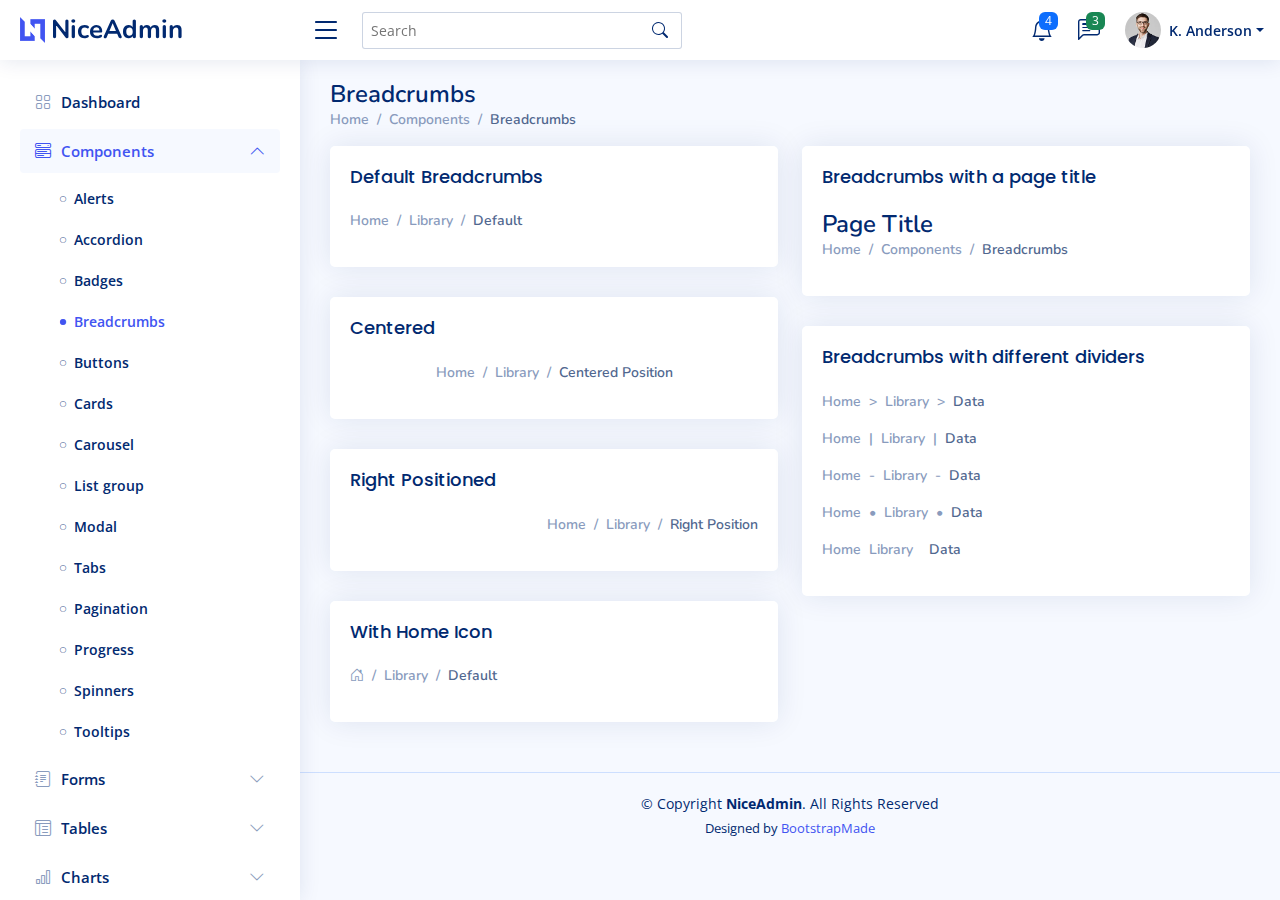
<file: public/admin/components-breadcrumbs.html>
<!DOCTYPE html>
<html lang="en">

<head>
  <meta charset="utf-8">
  <meta content="width=device-width, initial-scale=1.0" name="viewport">

  <title>Components / Breadcrumbs - NiceAdmin Bootstrap Template</title>
  <meta content="" name="description">
  <meta content="" name="keywords">

  <!-- Favicons -->
  <link href="assets/img/favicon.png" rel="icon">
  <link href="assets/img/apple-touch-icon.png" rel="apple-touch-icon">

  <!-- Google Fonts -->
  <link href="https://fonts.gstatic.com" rel="preconnect">
  <link href="https://fonts.googleapis.com/css?family=Open+Sans:300,300i,400,400i,600,600i,700,700i|Nunito:300,300i,400,400i,600,600i,700,700i|Poppins:300,300i,400,400i,500,500i,600,600i,700,700i" rel="stylesheet">

  <!-- Vendor CSS Files -->
  <link href="assets/vendor/bootstrap/css/bootstrap.min.css" rel="stylesheet">
  <link href="assets/vendor/bootstrap-icons/bootstrap-icons.css" rel="stylesheet">
  <link href="assets/vendor/boxicons/css/boxicons.min.css" rel="stylesheet">
  <link href="assets/vendor/quill/quill.snow.css" rel="stylesheet">
  <link href="assets/vendor/quill/quill.bubble.css" rel="stylesheet">
  <link href="assets/vendor/remixicon/remixicon.css" rel="stylesheet">
  <link href="assets/vendor/simple-datatables/style.css" rel="stylesheet">

  <!-- Template Main CSS File -->
  <link href="assets/css/style.css" rel="stylesheet">

  <!-- =======================================================
  * Template Name: NiceAdmin
  * Template URL: https://bootstrapmade.com/nice-admin-bootstrap-admin-html-template/
  * Updated: Apr 20 2024 with Bootstrap v5.3.3
  * Author: BootstrapMade.com
  * License: https://bootstrapmade.com/license/
  ======================================================== -->
</head>

<body>

  <!-- ======= Header ======= -->
  <header id="header" class="header fixed-top d-flex align-items-center">

    <div class="d-flex align-items-center justify-content-between">
      <a href="index.html" class="logo d-flex align-items-center">
        <img src="assets/img/logo.png" alt="">
        <span class="d-none d-lg-block">NiceAdmin</span>
      </a>
      <i class="bi bi-list toggle-sidebar-btn"></i>
    </div><!-- End Logo -->

    <div class="search-bar">
      <form class="search-form d-flex align-items-center" method="POST" action="#">
        <input type="text" name="query" placeholder="Search" title="Enter search keyword">
        <button type="submit" title="Search"><i class="bi bi-search"></i></button>
      </form>
    </div><!-- End Search Bar -->

    <nav class="header-nav ms-auto">
      <ul class="d-flex align-items-center">

        <li class="nav-item d-block d-lg-none">
          <a class="nav-link nav-icon search-bar-toggle " href="#">
            <i class="bi bi-search"></i>
          </a>
        </li><!-- End Search Icon-->

        <li class="nav-item dropdown">

          <a class="nav-link nav-icon" href="#" data-bs-toggle="dropdown">
            <i class="bi bi-bell"></i>
            <span class="badge bg-primary badge-number">4</span>
          </a><!-- End Notification Icon -->

          <ul class="dropdown-menu dropdown-menu-end dropdown-menu-arrow notifications">
            <li class="dropdown-header">
              You have 4 new notifications
              <a href="#"><span class="badge rounded-pill bg-primary p-2 ms-2">View all</span></a>
            </li>
            <li>
              <hr class="dropdown-divider">
            </li>

            <li class="notification-item">
              <i class="bi bi-exclamation-circle text-warning"></i>
              <div>
                <h4>Lorem Ipsum</h4>
                <p>Quae dolorem earum veritatis oditseno</p>
                <p>30 min. ago</p>
              </div>
            </li>

            <li>
              <hr class="dropdown-divider">
            </li>

            <li class="notification-item">
              <i class="bi bi-x-circle text-danger"></i>
              <div>
                <h4>Atque rerum nesciunt</h4>
                <p>Quae dolorem earum veritatis oditseno</p>
                <p>1 hr. ago</p>
              </div>
            </li>

            <li>
              <hr class="dropdown-divider">
            </li>

            <li class="notification-item">
              <i class="bi bi-check-circle text-success"></i>
              <div>
                <h4>Sit rerum fuga</h4>
                <p>Quae dolorem earum veritatis oditseno</p>
                <p>2 hrs. ago</p>
              </div>
            </li>

            <li>
              <hr class="dropdown-divider">
            </li>

            <li class="notification-item">
              <i class="bi bi-info-circle text-primary"></i>
              <div>
                <h4>Dicta reprehenderit</h4>
                <p>Quae dolorem earum veritatis oditseno</p>
                <p>4 hrs. ago</p>
              </div>
            </li>

            <li>
              <hr class="dropdown-divider">
            </li>
            <li class="dropdown-footer">
              <a href="#">Show all notifications</a>
            </li>

          </ul><!-- End Notification Dropdown Items -->

        </li><!-- End Notification Nav -->

        <li class="nav-item dropdown">

          <a class="nav-link nav-icon" href="#" data-bs-toggle="dropdown">
            <i class="bi bi-chat-left-text"></i>
            <span class="badge bg-success badge-number">3</span>
          </a><!-- End Messages Icon -->

          <ul class="dropdown-menu dropdown-menu-end dropdown-menu-arrow messages">
            <li class="dropdown-header">
              You have 3 new messages
              <a href="#"><span class="badge rounded-pill bg-primary p-2 ms-2">View all</span></a>
            </li>
            <li>
              <hr class="dropdown-divider">
            </li>

            <li class="message-item">
              <a href="#">
                <img src="assets/img/messages-1.jpg" alt="" class="rounded-circle">
                <div>
                  <h4>Maria Hudson</h4>
                  <p>Velit asperiores et ducimus soluta repudiandae labore officia est ut...</p>
                  <p>4 hrs. ago</p>
                </div>
              </a>
            </li>
            <li>
              <hr class="dropdown-divider">
            </li>

            <li class="message-item">
              <a href="#">
                <img src="assets/img/messages-2.jpg" alt="" class="rounded-circle">
                <div>
                  <h4>Anna Nelson</h4>
                  <p>Velit asperiores et ducimus soluta repudiandae labore officia est ut...</p>
                  <p>6 hrs. ago</p>
                </div>
              </a>
            </li>
            <li>
              <hr class="dropdown-divider">
            </li>

            <li class="message-item">
              <a href="#">
                <img src="assets/img/messages-3.jpg" alt="" class="rounded-circle">
                <div>
                  <h4>David Muldon</h4>
                  <p>Velit asperiores et ducimus soluta repudiandae labore officia est ut...</p>
                  <p>8 hrs. ago</p>
                </div>
              </a>
            </li>
            <li>
              <hr class="dropdown-divider">
            </li>

            <li class="dropdown-footer">
              <a href="#">Show all messages</a>
            </li>

          </ul><!-- End Messages Dropdown Items -->

        </li><!-- End Messages Nav -->

        <li class="nav-item dropdown pe-3">

          <a class="nav-link nav-profile d-flex align-items-center pe-0" href="#" data-bs-toggle="dropdown">
            <img src="assets/img/profile-img.jpg" alt="Profile" class="rounded-circle">
            <span class="d-none d-md-block dropdown-toggle ps-2">K. Anderson</span>
          </a><!-- End Profile Iamge Icon -->

          <ul class="dropdown-menu dropdown-menu-end dropdown-menu-arrow profile">
            <li class="dropdown-header">
              <h6>Kevin Anderson</h6>
              <span>Web Designer</span>
            </li>
            <li>
              <hr class="dropdown-divider">
            </li>

            <li>
              <a class="dropdown-item d-flex align-items-center" href="users-profile.html">
                <i class="bi bi-person"></i>
                <span>My Profile</span>
              </a>
            </li>
            <li>
              <hr class="dropdown-divider">
            </li>

            <li>
              <a class="dropdown-item d-flex align-items-center" href="users-profile.html">
                <i class="bi bi-gear"></i>
                <span>Account Settings</span>
              </a>
            </li>
            <li>
              <hr class="dropdown-divider">
            </li>

            <li>
              <a class="dropdown-item d-flex align-items-center" href="pages-faq.html">
                <i class="bi bi-question-circle"></i>
                <span>Need Help?</span>
              </a>
            </li>
            <li>
              <hr class="dropdown-divider">
            </li>

            <li>
              <a class="dropdown-item d-flex align-items-center" href="#">
                <i class="bi bi-box-arrow-right"></i>
                <span>Sign Out</span>
              </a>
            </li>

          </ul><!-- End Profile Dropdown Items -->
        </li><!-- End Profile Nav -->

      </ul>
    </nav><!-- End Icons Navigation -->

  </header><!-- End Header -->

  <!-- ======= Sidebar ======= -->
  <aside id="sidebar" class="sidebar">

    <ul class="sidebar-nav" id="sidebar-nav">

      <li class="nav-item">
        <a class="nav-link collapsed" href="index.html">
          <i class="bi bi-grid"></i>
          <span>Dashboard</span>
        </a>
      </li><!-- End Dashboard Nav -->

      <li class="nav-item">
        <a class="nav-link " data-bs-target="#components-nav" data-bs-toggle="collapse" href="#">
          <i class="bi bi-menu-button-wide"></i><span>Components</span><i class="bi bi-chevron-down ms-auto"></i>
        </a>
        <ul id="components-nav" class="nav-content collapse show" data-bs-parent="#sidebar-nav">
          <li>
            <a href="components-alerts.html">
              <i class="bi bi-circle"></i><span>Alerts</span>
            </a>
          </li>
          <li>
            <a href="components-accordion.html">
              <i class="bi bi-circle"></i><span>Accordion</span>
            </a>
          </li>
          <li>
            <a href="components-badges.html">
              <i class="bi bi-circle"></i><span>Badges</span>
            </a>
          </li>
          <li>
            <a href="components-breadcrumbs.html" class="active">
              <i class="bi bi-circle"></i><span>Breadcrumbs</span>
            </a>
          </li>
          <li>
            <a href="components-buttons.html">
              <i class="bi bi-circle"></i><span>Buttons</span>
            </a>
          </li>
          <li>
            <a href="components-cards.html">
              <i class="bi bi-circle"></i><span>Cards</span>
            </a>
          </li>
          <li>
            <a href="components-carousel.html">
              <i class="bi bi-circle"></i><span>Carousel</span>
            </a>
          </li>
          <li>
            <a href="components-list-group.html">
              <i class="bi bi-circle"></i><span>List group</span>
            </a>
          </li>
          <li>
            <a href="components-modal.html">
              <i class="bi bi-circle"></i><span>Modal</span>
            </a>
          </li>
          <li>
            <a href="components-tabs.html">
              <i class="bi bi-circle"></i><span>Tabs</span>
            </a>
          </li>
          <li>
            <a href="components-pagination.html">
              <i class="bi bi-circle"></i><span>Pagination</span>
            </a>
          </li>
          <li>
            <a href="components-progress.html">
              <i class="bi bi-circle"></i><span>Progress</span>
            </a>
          </li>
          <li>
            <a href="components-spinners.html">
              <i class="bi bi-circle"></i><span>Spinners</span>
            </a>
          </li>
          <li>
            <a href="components-tooltips.html">
              <i class="bi bi-circle"></i><span>Tooltips</span>
            </a>
          </li>
        </ul>
      </li><!-- End Components Nav -->

      <li class="nav-item">
        <a class="nav-link collapsed" data-bs-target="#forms-nav" data-bs-toggle="collapse" href="#">
          <i class="bi bi-journal-text"></i><span>Forms</span><i class="bi bi-chevron-down ms-auto"></i>
        </a>
        <ul id="forms-nav" class="nav-content collapse " data-bs-parent="#sidebar-nav">
          <li>
            <a href="forms-elements.html">
              <i class="bi bi-circle"></i><span>Form Elements</span>
            </a>
          </li>
          <li>
            <a href="forms-layouts.html">
              <i class="bi bi-circle"></i><span>Form Layouts</span>
            </a>
          </li>
          <li>
            <a href="forms-editors.html">
              <i class="bi bi-circle"></i><span>Form Editors</span>
            </a>
          </li>
          <li>
            <a href="forms-validation.html">
              <i class="bi bi-circle"></i><span>Form Validation</span>
            </a>
          </li>
        </ul>
      </li><!-- End Forms Nav -->

      <li class="nav-item">
        <a class="nav-link collapsed" data-bs-target="#tables-nav" data-bs-toggle="collapse" href="#">
          <i class="bi bi-layout-text-window-reverse"></i><span>Tables</span><i class="bi bi-chevron-down ms-auto"></i>
        </a>
        <ul id="tables-nav" class="nav-content collapse " data-bs-parent="#sidebar-nav">
          <li>
            <a href="tables-general.html">
              <i class="bi bi-circle"></i><span>General Tables</span>
            </a>
          </li>
          <li>
            <a href="tables-data.html">
              <i class="bi bi-circle"></i><span>Data Tables</span>
            </a>
          </li>
        </ul>
      </li><!-- End Tables Nav -->

      <li class="nav-item">
        <a class="nav-link collapsed" data-bs-target="#charts-nav" data-bs-toggle="collapse" href="#">
          <i class="bi bi-bar-chart"></i><span>Charts</span><i class="bi bi-chevron-down ms-auto"></i>
        </a>
        <ul id="charts-nav" class="nav-content collapse " data-bs-parent="#sidebar-nav">
          <li>
            <a href="charts-chartjs.html">
              <i class="bi bi-circle"></i><span>Chart.js</span>
            </a>
          </li>
          <li>
            <a href="charts-apexcharts.html">
              <i class="bi bi-circle"></i><span>ApexCharts</span>
            </a>
          </li>
          <li>
            <a href="charts-echarts.html">
              <i class="bi bi-circle"></i><span>ECharts</span>
            </a>
          </li>
        </ul>
      </li><!-- End Charts Nav -->

      <li class="nav-item">
        <a class="nav-link collapsed" data-bs-target="#icons-nav" data-bs-toggle="collapse" href="#">
          <i class="bi bi-gem"></i><span>Icons</span><i class="bi bi-chevron-down ms-auto"></i>
        </a>
        <ul id="icons-nav" class="nav-content collapse " data-bs-parent="#sidebar-nav">
          <li>
            <a href="icons-bootstrap.html">
              <i class="bi bi-circle"></i><span>Bootstrap Icons</span>
            </a>
          </li>
          <li>
            <a href="icons-remix.html">
              <i class="bi bi-circle"></i><span>Remix Icons</span>
            </a>
          </li>
          <li>
            <a href="icons-boxicons.html">
              <i class="bi bi-circle"></i><span>Boxicons</span>
            </a>
          </li>
        </ul>
      </li><!-- End Icons Nav -->

      <li class="nav-heading">Pages</li>

      <li class="nav-item">
        <a class="nav-link collapsed" href="users-profile.html">
          <i class="bi bi-person"></i>
          <span>Profile</span>
        </a>
      </li><!-- End Profile Page Nav -->

      <li class="nav-item">
        <a class="nav-link collapsed" href="pages-faq.html">
          <i class="bi bi-question-circle"></i>
          <span>F.A.Q</span>
        </a>
      </li><!-- End F.A.Q Page Nav -->

      <li class="nav-item">
        <a class="nav-link collapsed" href="pages-contact.html">
          <i class="bi bi-envelope"></i>
          <span>Contact</span>
        </a>
      </li><!-- End Contact Page Nav -->

      <li class="nav-item">
        <a class="nav-link collapsed" href="pages-register.html">
          <i class="bi bi-card-list"></i>
          <span>Register</span>
        </a>
      </li><!-- End Register Page Nav -->

      <li class="nav-item">
        <a class="nav-link collapsed" href="pages-login.html">
          <i class="bi bi-box-arrow-in-right"></i>
          <span>Login</span>
        </a>
      </li><!-- End Login Page Nav -->

      <li class="nav-item">
        <a class="nav-link collapsed" href="pages-error-404.html">
          <i class="bi bi-dash-circle"></i>
          <span>Error 404</span>
        </a>
      </li><!-- End Error 404 Page Nav -->

      <li class="nav-item">
        <a class="nav-link collapsed" href="pages-blank.html">
          <i class="bi bi-file-earmark"></i>
          <span>Blank</span>
        </a>
      </li><!-- End Blank Page Nav -->

    </ul>

  </aside><!-- End Sidebar-->

  <main id="main" class="main">

    <div class="pagetitle">
      <h1>Breadcrumbs</h1>
      <nav>
        <ol class="breadcrumb">
          <li class="breadcrumb-item"><a href="index.html">Home</a></li>
          <li class="breadcrumb-item">Components</li>
          <li class="breadcrumb-item active">Breadcrumbs</li>
        </ol>
      </nav>
    </div><!-- End Page Title -->

    <section class="section">
      <div class="row">
        <div class="col-lg-6">

          <div class="card">
            <div class="card-body">
              <h5 class="card-title">Default Breadcrumbs</h5>

              <nav>
                <ol class="breadcrumb">
                  <li class="breadcrumb-item"><a href="index.html">Home</a></li>
                  <li class="breadcrumb-item"><a href="#">Library</a></li>
                  <li class="breadcrumb-item active">Default</li>
                </ol>
              </nav>
            </div>
          </div>

          <div class="card">
            <div class="card-body">
              <h5 class="card-title">Centered</h5>

              <nav class="d-flex justify-content-center">
                <ol class="breadcrumb">
                  <li class="breadcrumb-item"><a href="index.html">Home</a></li>
                  <li class="breadcrumb-item"><a href="#">Library</a></li>
                  <li class="breadcrumb-item active">Centered Position</li>
                </ol>
              </nav>
            </div>
          </div>

          <div class="card">
            <div class="card-body">
              <h5 class="card-title">Right Positioned</h5>

              <nav class="d-flex justify-content-end">
                <ol class="breadcrumb">
                  <li class="breadcrumb-item"><a href="index.html">Home</a></li>
                  <li class="breadcrumb-item"><a href="#">Library</a></li>
                  <li class="breadcrumb-item active">Right Position</li>
                </ol>
              </nav>
            </div>
          </div>

          <div class="card">
            <div class="card-body">
              <h5 class="card-title">With Home Icon</h5>

              <nav>
                <ol class="breadcrumb">
                  <li class="breadcrumb-item"><a href="index.html"><i class="bi bi-house-door"></i></a></li>
                  <li class="breadcrumb-item"><a href="#">Library</a></li>
                  <li class="breadcrumb-item active">Default</li>
                </ol>
              </nav>
            </div>
          </div>

        </div>

        <div class="col-lg-6">

          <div class="card">
            <div class="card-body">
              <h5 class="card-title">Breadcrumbs with a page title</h5>

              <div class="pagetitle">
                <h1>Page Title</h1>
                <nav>
                  <ol class="breadcrumb">
                    <li class="breadcrumb-item"><a href="index.html">Home</a></li>
                    <li class="breadcrumb-item">Components</li>
                    <li class="breadcrumb-item active">Breadcrumbs</li>
                  </ol>
                </nav>
              </div><!-- End Breadcrumbs with a page title -->

            </div>
          </div>

          <div class="card">
            <div class="card-body">
              <h5 class="card-title">Breadcrumbs with different dividers</h5>

              <nav style="--bs-breadcrumb-divider: '>';">
                <ol class="breadcrumb">
                  <li class="breadcrumb-item"><a href="index.html">Home</a></li>
                  <li class="breadcrumb-item"><a href="#">Library</a></li>
                  <li class="breadcrumb-item active">Data</li>
                </ol>
              </nav>

              <nav style="--bs-breadcrumb-divider: '|';">
                <ol class="breadcrumb">
                  <li class="breadcrumb-item"><a href="index.html">Home</a></li>
                  <li class="breadcrumb-item"><a href="#">Library</a></li>
                  <li class="breadcrumb-item active">Data</li>
                </ol>
              </nav>

              <nav style="--bs-breadcrumb-divider: '-';">
                <ol class="breadcrumb">
                  <li class="breadcrumb-item"><a href="index.html">Home</a></li>
                  <li class="breadcrumb-item"><a href="#">Library</a></li>
                  <li class="breadcrumb-item active">Data</li>
                </ol>
              </nav>

              <nav style="--bs-breadcrumb-divider: '•';">
                <ol class="breadcrumb">
                  <li class="breadcrumb-item"><a href="index.html">Home</a></li>
                  <li class="breadcrumb-item"><a href="#">Library</a></li>
                  <li class="breadcrumb-item active">Data</li>
                </ol>
              </nav>

              <nav style="--bs-breadcrumb-divider: '';">
                <ol class="breadcrumb">
                  <li class="breadcrumb-item"><a href="index.html">Home</a></li>
                  <li class="breadcrumb-item"><a href="#">Library</a></li>
                  <li class="breadcrumb-item active">Data</li>
                </ol>
              </nav>

            </div>
          </div>

        </div>
      </div>
    </section>

  </main><!-- End #main -->

  <!-- ======= Footer ======= -->
  <footer id="footer" class="footer">
    <div class="copyright">
      &copy; Copyright <strong><span>NiceAdmin</span></strong>. All Rights Reserved
    </div>
    <div class="credits">
      <!-- All the links in the footer should remain intact. -->
      <!-- You can delete the links only if you purchased the pro version. -->
      <!-- Licensing information: https://bootstrapmade.com/license/ -->
      <!-- Purchase the pro version with working PHP/AJAX contact form: https://bootstrapmade.com/nice-admin-bootstrap-admin-html-template/ -->
      Designed by <a href="https://bootstrapmade.com/">BootstrapMade</a>
    </div>
  </footer><!-- End Footer -->

  <a href="#" class="back-to-top d-flex align-items-center justify-content-center"><i class="bi bi-arrow-up-short"></i></a>

  <!-- Vendor JS Files -->
  <script src="assets/vendor/apexcharts/apexcharts.min.js"></script>
  <script src="assets/vendor/bootstrap/js/bootstrap.bundle.min.js"></script>
  <script src="assets/vendor/chart.js/chart.umd.js"></script>
  <script src="assets/vendor/echarts/echarts.min.js"></script>
  <script src="assets/vendor/quill/quill.js"></script>
  <script src="assets/vendor/simple-datatables/simple-datatables.js"></script>
  <script src="assets/vendor/tinymce/tinymce.min.js"></script>
  <script src="assets/vendor/php-email-form/validate.js"></script>

  <!-- Template Main JS File -->
  <script src="assets/js/main.js"></script>

</body>

</html>
</file>
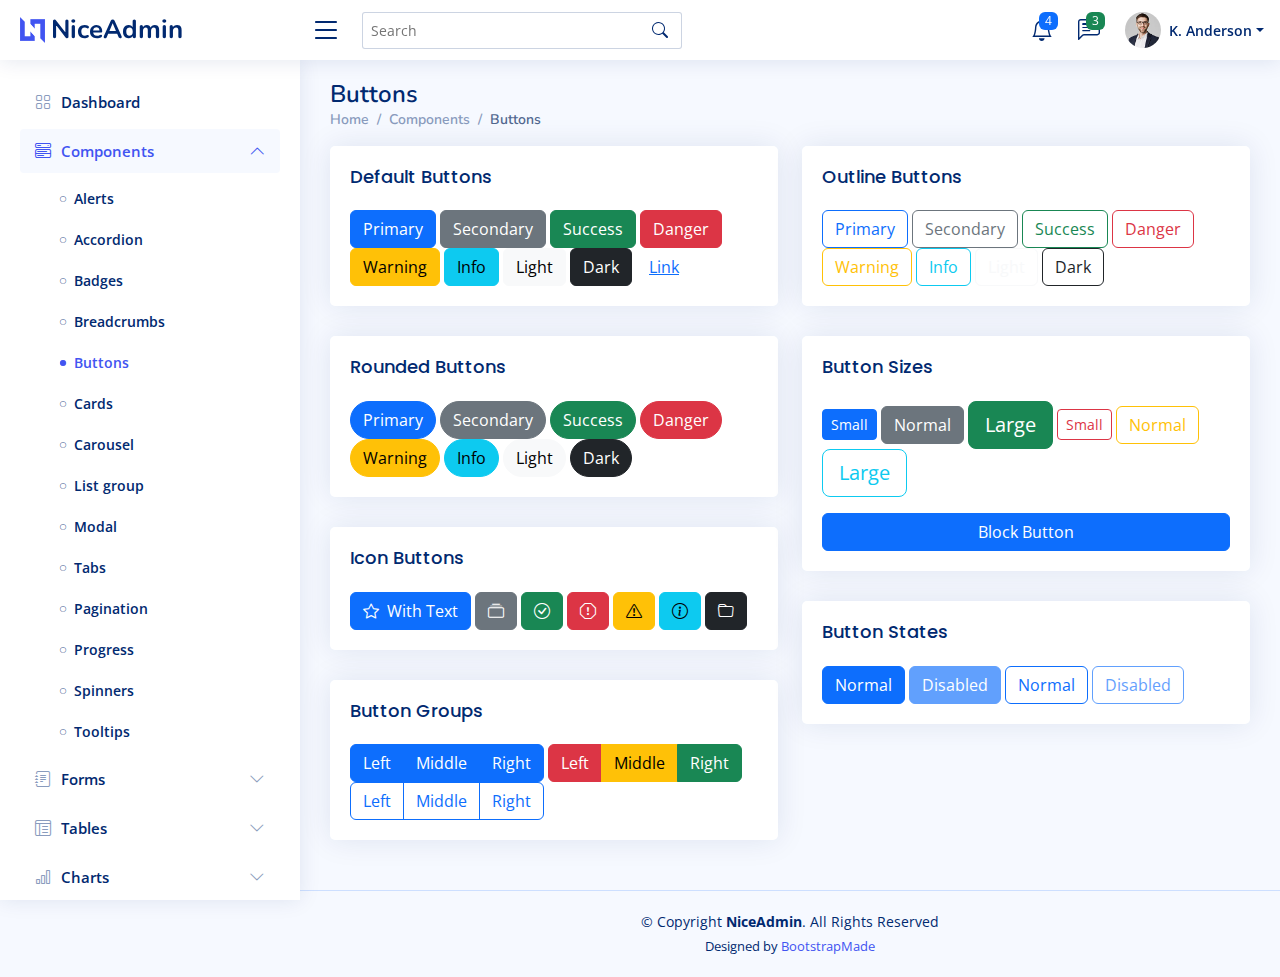
<file: public/admin/components-buttons.html>
<!DOCTYPE html>
<html lang="en">

<head>
  <meta charset="utf-8">
  <meta content="width=device-width, initial-scale=1.0" name="viewport">

  <title>Components / Buttons - NiceAdmin Bootstrap Template</title>
  <meta content="" name="description">
  <meta content="" name="keywords">

  <!-- Favicons -->
  <link href="assets/img/favicon.png" rel="icon">
  <link href="assets/img/apple-touch-icon.png" rel="apple-touch-icon">

  <!-- Google Fonts -->
  <link href="https://fonts.gstatic.com" rel="preconnect">
  <link href="https://fonts.googleapis.com/css?family=Open+Sans:300,300i,400,400i,600,600i,700,700i|Nunito:300,300i,400,400i,600,600i,700,700i|Poppins:300,300i,400,400i,500,500i,600,600i,700,700i" rel="stylesheet">

  <!-- Vendor CSS Files -->
  <link href="assets/vendor/bootstrap/css/bootstrap.min.css" rel="stylesheet">
  <link href="assets/vendor/bootstrap-icons/bootstrap-icons.css" rel="stylesheet">
  <link href="assets/vendor/boxicons/css/boxicons.min.css" rel="stylesheet">
  <link href="assets/vendor/quill/quill.snow.css" rel="stylesheet">
  <link href="assets/vendor/quill/quill.bubble.css" rel="stylesheet">
  <link href="assets/vendor/remixicon/remixicon.css" rel="stylesheet">
  <link href="assets/vendor/simple-datatables/style.css" rel="stylesheet">

  <!-- Template Main CSS File -->
  <link href="assets/css/style.css" rel="stylesheet">

  <!-- =======================================================
  * Template Name: NiceAdmin
  * Template URL: https://bootstrapmade.com/nice-admin-bootstrap-admin-html-template/
  * Updated: Apr 20 2024 with Bootstrap v5.3.3
  * Author: BootstrapMade.com
  * License: https://bootstrapmade.com/license/
  ======================================================== -->
</head>

<body>

  <!-- ======= Header ======= -->
  <header id="header" class="header fixed-top d-flex align-items-center">

    <div class="d-flex align-items-center justify-content-between">
      <a href="index.html" class="logo d-flex align-items-center">
        <img src="assets/img/logo.png" alt="">
        <span class="d-none d-lg-block">NiceAdmin</span>
      </a>
      <i class="bi bi-list toggle-sidebar-btn"></i>
    </div><!-- End Logo -->

    <div class="search-bar">
      <form class="search-form d-flex align-items-center" method="POST" action="#">
        <input type="text" name="query" placeholder="Search" title="Enter search keyword">
        <button type="submit" title="Search"><i class="bi bi-search"></i></button>
      </form>
    </div><!-- End Search Bar -->

    <nav class="header-nav ms-auto">
      <ul class="d-flex align-items-center">

        <li class="nav-item d-block d-lg-none">
          <a class="nav-link nav-icon search-bar-toggle " href="#">
            <i class="bi bi-search"></i>
          </a>
        </li><!-- End Search Icon-->

        <li class="nav-item dropdown">

          <a class="nav-link nav-icon" href="#" data-bs-toggle="dropdown">
            <i class="bi bi-bell"></i>
            <span class="badge bg-primary badge-number">4</span>
          </a><!-- End Notification Icon -->

          <ul class="dropdown-menu dropdown-menu-end dropdown-menu-arrow notifications">
            <li class="dropdown-header">
              You have 4 new notifications
              <a href="#"><span class="badge rounded-pill bg-primary p-2 ms-2">View all</span></a>
            </li>
            <li>
              <hr class="dropdown-divider">
            </li>

            <li class="notification-item">
              <i class="bi bi-exclamation-circle text-warning"></i>
              <div>
                <h4>Lorem Ipsum</h4>
                <p>Quae dolorem earum veritatis oditseno</p>
                <p>30 min. ago</p>
              </div>
            </li>

            <li>
              <hr class="dropdown-divider">
            </li>

            <li class="notification-item">
              <i class="bi bi-x-circle text-danger"></i>
              <div>
                <h4>Atque rerum nesciunt</h4>
                <p>Quae dolorem earum veritatis oditseno</p>
                <p>1 hr. ago</p>
              </div>
            </li>

            <li>
              <hr class="dropdown-divider">
            </li>

            <li class="notification-item">
              <i class="bi bi-check-circle text-success"></i>
              <div>
                <h4>Sit rerum fuga</h4>
                <p>Quae dolorem earum veritatis oditseno</p>
                <p>2 hrs. ago</p>
              </div>
            </li>

            <li>
              <hr class="dropdown-divider">
            </li>

            <li class="notification-item">
              <i class="bi bi-info-circle text-primary"></i>
              <div>
                <h4>Dicta reprehenderit</h4>
                <p>Quae dolorem earum veritatis oditseno</p>
                <p>4 hrs. ago</p>
              </div>
            </li>

            <li>
              <hr class="dropdown-divider">
            </li>
            <li class="dropdown-footer">
              <a href="#">Show all notifications</a>
            </li>

          </ul><!-- End Notification Dropdown Items -->

        </li><!-- End Notification Nav -->

        <li class="nav-item dropdown">

          <a class="nav-link nav-icon" href="#" data-bs-toggle="dropdown">
            <i class="bi bi-chat-left-text"></i>
            <span class="badge bg-success badge-number">3</span>
          </a><!-- End Messages Icon -->

          <ul class="dropdown-menu dropdown-menu-end dropdown-menu-arrow messages">
            <li class="dropdown-header">
              You have 3 new messages
              <a href="#"><span class="badge rounded-pill bg-primary p-2 ms-2">View all</span></a>
            </li>
            <li>
              <hr class="dropdown-divider">
            </li>

            <li class="message-item">
              <a href="#">
                <img src="assets/img/messages-1.jpg" alt="" class="rounded-circle">
                <div>
                  <h4>Maria Hudson</h4>
                  <p>Velit asperiores et ducimus soluta repudiandae labore officia est ut...</p>
                  <p>4 hrs. ago</p>
                </div>
              </a>
            </li>
            <li>
              <hr class="dropdown-divider">
            </li>

            <li class="message-item">
              <a href="#">
                <img src="assets/img/messages-2.jpg" alt="" class="rounded-circle">
                <div>
                  <h4>Anna Nelson</h4>
                  <p>Velit asperiores et ducimus soluta repudiandae labore officia est ut...</p>
                  <p>6 hrs. ago</p>
                </div>
              </a>
            </li>
            <li>
              <hr class="dropdown-divider">
            </li>

            <li class="message-item">
              <a href="#">
                <img src="assets/img/messages-3.jpg" alt="" class="rounded-circle">
                <div>
                  <h4>David Muldon</h4>
                  <p>Velit asperiores et ducimus soluta repudiandae labore officia est ut...</p>
                  <p>8 hrs. ago</p>
                </div>
              </a>
            </li>
            <li>
              <hr class="dropdown-divider">
            </li>

            <li class="dropdown-footer">
              <a href="#">Show all messages</a>
            </li>

          </ul><!-- End Messages Dropdown Items -->

        </li><!-- End Messages Nav -->

        <li class="nav-item dropdown pe-3">

          <a class="nav-link nav-profile d-flex align-items-center pe-0" href="#" data-bs-toggle="dropdown">
            <img src="assets/img/profile-img.jpg" alt="Profile" class="rounded-circle">
            <span class="d-none d-md-block dropdown-toggle ps-2">K. Anderson</span>
          </a><!-- End Profile Iamge Icon -->

          <ul class="dropdown-menu dropdown-menu-end dropdown-menu-arrow profile">
            <li class="dropdown-header">
              <h6>Kevin Anderson</h6>
              <span>Web Designer</span>
            </li>
            <li>
              <hr class="dropdown-divider">
            </li>

            <li>
              <a class="dropdown-item d-flex align-items-center" href="users-profile.html">
                <i class="bi bi-person"></i>
                <span>My Profile</span>
              </a>
            </li>
            <li>
              <hr class="dropdown-divider">
            </li>

            <li>
              <a class="dropdown-item d-flex align-items-center" href="users-profile.html">
                <i class="bi bi-gear"></i>
                <span>Account Settings</span>
              </a>
            </li>
            <li>
              <hr class="dropdown-divider">
            </li>

            <li>
              <a class="dropdown-item d-flex align-items-center" href="pages-faq.html">
                <i class="bi bi-question-circle"></i>
                <span>Need Help?</span>
              </a>
            </li>
            <li>
              <hr class="dropdown-divider">
            </li>

            <li>
              <a class="dropdown-item d-flex align-items-center" href="#">
                <i class="bi bi-box-arrow-right"></i>
                <span>Sign Out</span>
              </a>
            </li>

          </ul><!-- End Profile Dropdown Items -->
        </li><!-- End Profile Nav -->

      </ul>
    </nav><!-- End Icons Navigation -->

  </header><!-- End Header -->

  <!-- ======= Sidebar ======= -->
  <aside id="sidebar" class="sidebar">

    <ul class="sidebar-nav" id="sidebar-nav">

      <li class="nav-item">
        <a class="nav-link collapsed" href="index.html">
          <i class="bi bi-grid"></i>
          <span>Dashboard</span>
        </a>
      </li><!-- End Dashboard Nav -->

      <li class="nav-item">
        <a class="nav-link " data-bs-target="#components-nav" data-bs-toggle="collapse" href="#">
          <i class="bi bi-menu-button-wide"></i><span>Components</span><i class="bi bi-chevron-down ms-auto"></i>
        </a>
        <ul id="components-nav" class="nav-content collapse show" data-bs-parent="#sidebar-nav">
          <li>
            <a href="components-alerts.html">
              <i class="bi bi-circle"></i><span>Alerts</span>
            </a>
          </li>
          <li>
            <a href="components-accordion.html">
              <i class="bi bi-circle"></i><span>Accordion</span>
            </a>
          </li>
          <li>
            <a href="components-badges.html">
              <i class="bi bi-circle"></i><span>Badges</span>
            </a>
          </li>
          <li>
            <a href="components-breadcrumbs.html">
              <i class="bi bi-circle"></i><span>Breadcrumbs</span>
            </a>
          </li>
          <li>
            <a href="components-buttons.html" class="active">
              <i class="bi bi-circle"></i><span>Buttons</span>
            </a>
          </li>
          <li>
            <a href="components-cards.html">
              <i class="bi bi-circle"></i><span>Cards</span>
            </a>
          </li>
          <li>
            <a href="components-carousel.html">
              <i class="bi bi-circle"></i><span>Carousel</span>
            </a>
          </li>
          <li>
            <a href="components-list-group.html">
              <i class="bi bi-circle"></i><span>List group</span>
            </a>
          </li>
          <li>
            <a href="components-modal.html">
              <i class="bi bi-circle"></i><span>Modal</span>
            </a>
          </li>
          <li>
            <a href="components-tabs.html">
              <i class="bi bi-circle"></i><span>Tabs</span>
            </a>
          </li>
          <li>
            <a href="components-pagination.html">
              <i class="bi bi-circle"></i><span>Pagination</span>
            </a>
          </li>
          <li>
            <a href="components-progress.html">
              <i class="bi bi-circle"></i><span>Progress</span>
            </a>
          </li>
          <li>
            <a href="components-spinners.html">
              <i class="bi bi-circle"></i><span>Spinners</span>
            </a>
          </li>
          <li>
            <a href="components-tooltips.html">
              <i class="bi bi-circle"></i><span>Tooltips</span>
            </a>
          </li>
        </ul>
      </li><!-- End Components Nav -->

      <li class="nav-item">
        <a class="nav-link collapsed" data-bs-target="#forms-nav" data-bs-toggle="collapse" href="#">
          <i class="bi bi-journal-text"></i><span>Forms</span><i class="bi bi-chevron-down ms-auto"></i>
        </a>
        <ul id="forms-nav" class="nav-content collapse " data-bs-parent="#sidebar-nav">
          <li>
            <a href="forms-elements.html">
              <i class="bi bi-circle"></i><span>Form Elements</span>
            </a>
          </li>
          <li>
            <a href="forms-layouts.html">
              <i class="bi bi-circle"></i><span>Form Layouts</span>
            </a>
          </li>
          <li>
            <a href="forms-editors.html">
              <i class="bi bi-circle"></i><span>Form Editors</span>
            </a>
          </li>
          <li>
            <a href="forms-validation.html">
              <i class="bi bi-circle"></i><span>Form Validation</span>
            </a>
          </li>
        </ul>
      </li><!-- End Forms Nav -->

      <li class="nav-item">
        <a class="nav-link collapsed" data-bs-target="#tables-nav" data-bs-toggle="collapse" href="#">
          <i class="bi bi-layout-text-window-reverse"></i><span>Tables</span><i class="bi bi-chevron-down ms-auto"></i>
        </a>
        <ul id="tables-nav" class="nav-content collapse " data-bs-parent="#sidebar-nav">
          <li>
            <a href="tables-general.html">
              <i class="bi bi-circle"></i><span>General Tables</span>
            </a>
          </li>
          <li>
            <a href="tables-data.html">
              <i class="bi bi-circle"></i><span>Data Tables</span>
            </a>
          </li>
        </ul>
      </li><!-- End Tables Nav -->

      <li class="nav-item">
        <a class="nav-link collapsed" data-bs-target="#charts-nav" data-bs-toggle="collapse" href="#">
          <i class="bi bi-bar-chart"></i><span>Charts</span><i class="bi bi-chevron-down ms-auto"></i>
        </a>
        <ul id="charts-nav" class="nav-content collapse " data-bs-parent="#sidebar-nav">
          <li>
            <a href="charts-chartjs.html">
              <i class="bi bi-circle"></i><span>Chart.js</span>
            </a>
          </li>
          <li>
            <a href="charts-apexcharts.html">
              <i class="bi bi-circle"></i><span>ApexCharts</span>
            </a>
          </li>
          <li>
            <a href="charts-echarts.html">
              <i class="bi bi-circle"></i><span>ECharts</span>
            </a>
          </li>
        </ul>
      </li><!-- End Charts Nav -->

      <li class="nav-item">
        <a class="nav-link collapsed" data-bs-target="#icons-nav" data-bs-toggle="collapse" href="#">
          <i class="bi bi-gem"></i><span>Icons</span><i class="bi bi-chevron-down ms-auto"></i>
        </a>
        <ul id="icons-nav" class="nav-content collapse " data-bs-parent="#sidebar-nav">
          <li>
            <a href="icons-bootstrap.html">
              <i class="bi bi-circle"></i><span>Bootstrap Icons</span>
            </a>
          </li>
          <li>
            <a href="icons-remix.html">
              <i class="bi bi-circle"></i><span>Remix Icons</span>
            </a>
          </li>
          <li>
            <a href="icons-boxicons.html">
              <i class="bi bi-circle"></i><span>Boxicons</span>
            </a>
          </li>
        </ul>
      </li><!-- End Icons Nav -->

      <li class="nav-heading">Pages</li>

      <li class="nav-item">
        <a class="nav-link collapsed" href="users-profile.html">
          <i class="bi bi-person"></i>
          <span>Profile</span>
        </a>
      </li><!-- End Profile Page Nav -->

      <li class="nav-item">
        <a class="nav-link collapsed" href="pages-faq.html">
          <i class="bi bi-question-circle"></i>
          <span>F.A.Q</span>
        </a>
      </li><!-- End F.A.Q Page Nav -->

      <li class="nav-item">
        <a class="nav-link collapsed" href="pages-contact.html">
          <i class="bi bi-envelope"></i>
          <span>Contact</span>
        </a>
      </li><!-- End Contact Page Nav -->

      <li class="nav-item">
        <a class="nav-link collapsed" href="pages-register.html">
          <i class="bi bi-card-list"></i>
          <span>Register</span>
        </a>
      </li><!-- End Register Page Nav -->

      <li class="nav-item">
        <a class="nav-link collapsed" href="pages-login.html">
          <i class="bi bi-box-arrow-in-right"></i>
          <span>Login</span>
        </a>
      </li><!-- End Login Page Nav -->

      <li class="nav-item">
        <a class="nav-link collapsed" href="pages-error-404.html">
          <i class="bi bi-dash-circle"></i>
          <span>Error 404</span>
        </a>
      </li><!-- End Error 404 Page Nav -->

      <li class="nav-item">
        <a class="nav-link collapsed" href="pages-blank.html">
          <i class="bi bi-file-earmark"></i>
          <span>Blank</span>
        </a>
      </li><!-- End Blank Page Nav -->

    </ul>

  </aside><!-- End Sidebar-->

  <main id="main" class="main">

    <div class="pagetitle">
      <h1>Buttons</h1>
      <nav>
        <ol class="breadcrumb">
          <li class="breadcrumb-item"><a href="index.html">Home</a></li>
          <li class="breadcrumb-item">Components</li>
          <li class="breadcrumb-item active">Buttons</li>
        </ol>
      </nav>
    </div><!-- End Page Title -->

    <section class="section">
      <div class="row">
        <div class="col-lg-6">

          <div class="card">
            <div class="card-body">
              <h5 class="card-title">Default Buttons</h5>

              <button type="button" class="btn btn-primary">Primary</button>
              <button type="button" class="btn btn-secondary">Secondary</button>
              <button type="button" class="btn btn-success">Success</button>
              <button type="button" class="btn btn-danger">Danger</button>
              <button type="button" class="btn btn-warning">Warning</button>
              <button type="button" class="btn btn-info">Info</button>
              <button type="button" class="btn btn-light">Light</button>
              <button type="button" class="btn btn-dark">Dark</button>
              <button type="button" class="btn btn-link">Link</button>
            </div>
          </div>

          <div class="card">
            <div class="card-body">
              <h5 class="card-title">Rounded Buttons</h5>

              <button type="button" class="btn btn-primary rounded-pill">Primary</button>
              <button type="button" class="btn btn-secondary rounded-pill">Secondary</button>
              <button type="button" class="btn btn-success rounded-pill">Success</button>
              <button type="button" class="btn btn-danger rounded-pill">Danger</button>
              <button type="button" class="btn btn-warning rounded-pill">Warning</button>
              <button type="button" class="btn btn-info rounded-pill">Info</button>
              <button type="button" class="btn btn-light rounded-pill">Light</button>
              <button type="button" class="btn btn-dark rounded-pill">Dark</button>
            </div>
          </div>

          <div class="card">
            <div class="card-body">
              <h5 class="card-title">Icon Buttons</h5>

              <button type="button" class="btn btn-primary"><i class="bi bi-star me-1"></i> With Text</button>
              <button type="button" class="btn btn-secondary"><i class="bi bi-collection"></i></button>
              <button type="button" class="btn btn-success"><i class="bi bi-check-circle"></i></button>
              <button type="button" class="btn btn-danger"><i class="bi bi-exclamation-octagon"></i></button>
              <button type="button" class="btn btn-warning"><i class="bi bi-exclamation-triangle"></i></button>
              <button type="button" class="btn btn-info"><i class="bi bi-info-circle"></i></button>
              <button type="button" class="btn btn-dark"><i class="bi bi-folder"></i></button>
            </div>
          </div>

          <div class="card">
            <div class="card-body">
              <h5 class="card-title">Button Groups</h5>

              <div class="btn-group" role="group" aria-label="Basic example">
                <button type="button" class="btn btn-primary">Left</button>
                <button type="button" class="btn btn-primary">Middle</button>
                <button type="button" class="btn btn-primary">Right</button>
              </div>

              <div class="btn-group" role="group" aria-label="Basic mixed styles example">
                <button type="button" class="btn btn-danger">Left</button>
                <button type="button" class="btn btn-warning">Middle</button>
                <button type="button" class="btn btn-success">Right</button>
              </div>

              <div class="btn-group" role="group" aria-label="Basic outlined example">
                <button type="button" class="btn btn-outline-primary">Left</button>
                <button type="button" class="btn btn-outline-primary">Middle</button>
                <button type="button" class="btn btn-outline-primary">Right</button>
              </div>

            </div>
          </div>

        </div>

        <div class="col-lg-6">

          <div class="card">
            <div class="card-body">
              <h5 class="card-title">Outline Buttons</h5>

              <button type="button" class="btn btn-outline-primary">Primary</button>
              <button type="button" class="btn btn-outline-secondary">Secondary</button>
              <button type="button" class="btn btn-outline-success">Success</button>
              <button type="button" class="btn btn-outline-danger">Danger</button>
              <button type="button" class="btn btn-outline-warning">Warning</button>
              <button type="button" class="btn btn-outline-info">Info</button>
              <button type="button" class="btn btn-outline-light">Light</button>
              <button type="button" class="btn btn-outline-dark">Dark</button>
            </div>
          </div>

          <div class="card">
            <div class="card-body">
              <h5 class="card-title">Button Sizes</h5>

              <button type="button" class="btn btn-primary btn-sm">Small</button>
              <button type="button" class="btn btn-secondary">Normal</button>
              <button type="button" class="btn btn-success btn-lg">Large</button>

              <button type="button" class="btn btn-outline-danger btn-sm">Small</button>
              <button type="button" class="btn btn-outline-warning">Normal</button>
              <button type="button" class="btn btn-outline-info btn-lg">Large</button>

              <div class="d-grid gap-2 mt-3">
                <button class="btn btn-primary" type="button">Block Button</button>
              </div>

            </div>
          </div>

          <div class="card">
            <div class="card-body">
              <h5 class="card-title">Button States</h5>

              <button type="button" class="btn btn-primary">Normal</button>
              <button type="button" class="btn btn-primary" disabled>Disabled</button>
              <button type="button" class="btn btn-outline-primary">Normal</button>
              <button type="button" class="btn btn-outline-primary" disabled>Disabled</button>
            </div>
          </div>

        </div>
      </div>
    </section>

  </main><!-- End #main -->

  <!-- ======= Footer ======= -->
  <footer id="footer" class="footer">
    <div class="copyright">
      &copy; Copyright <strong><span>NiceAdmin</span></strong>. All Rights Reserved
    </div>
    <div class="credits">
      <!-- All the links in the footer should remain intact. -->
      <!-- You can delete the links only if you purchased the pro version. -->
      <!-- Licensing information: https://bootstrapmade.com/license/ -->
      <!-- Purchase the pro version with working PHP/AJAX contact form: https://bootstrapmade.com/nice-admin-bootstrap-admin-html-template/ -->
      Designed by <a href="https://bootstrapmade.com/">BootstrapMade</a>
    </div>
  </footer><!-- End Footer -->

  <a href="#" class="back-to-top d-flex align-items-center justify-content-center"><i class="bi bi-arrow-up-short"></i></a>

  <!-- Vendor JS Files -->
  <script src="assets/vendor/apexcharts/apexcharts.min.js"></script>
  <script src="assets/vendor/bootstrap/js/bootstrap.bundle.min.js"></script>
  <script src="assets/vendor/chart.js/chart.umd.js"></script>
  <script src="assets/vendor/echarts/echarts.min.js"></script>
  <script src="assets/vendor/quill/quill.js"></script>
  <script src="assets/vendor/simple-datatables/simple-datatables.js"></script>
  <script src="assets/vendor/tinymce/tinymce.min.js"></script>
  <script src="assets/vendor/php-email-form/validate.js"></script>

  <!-- Template Main JS File -->
  <script src="assets/js/main.js"></script>

</body>

</html>
</file>
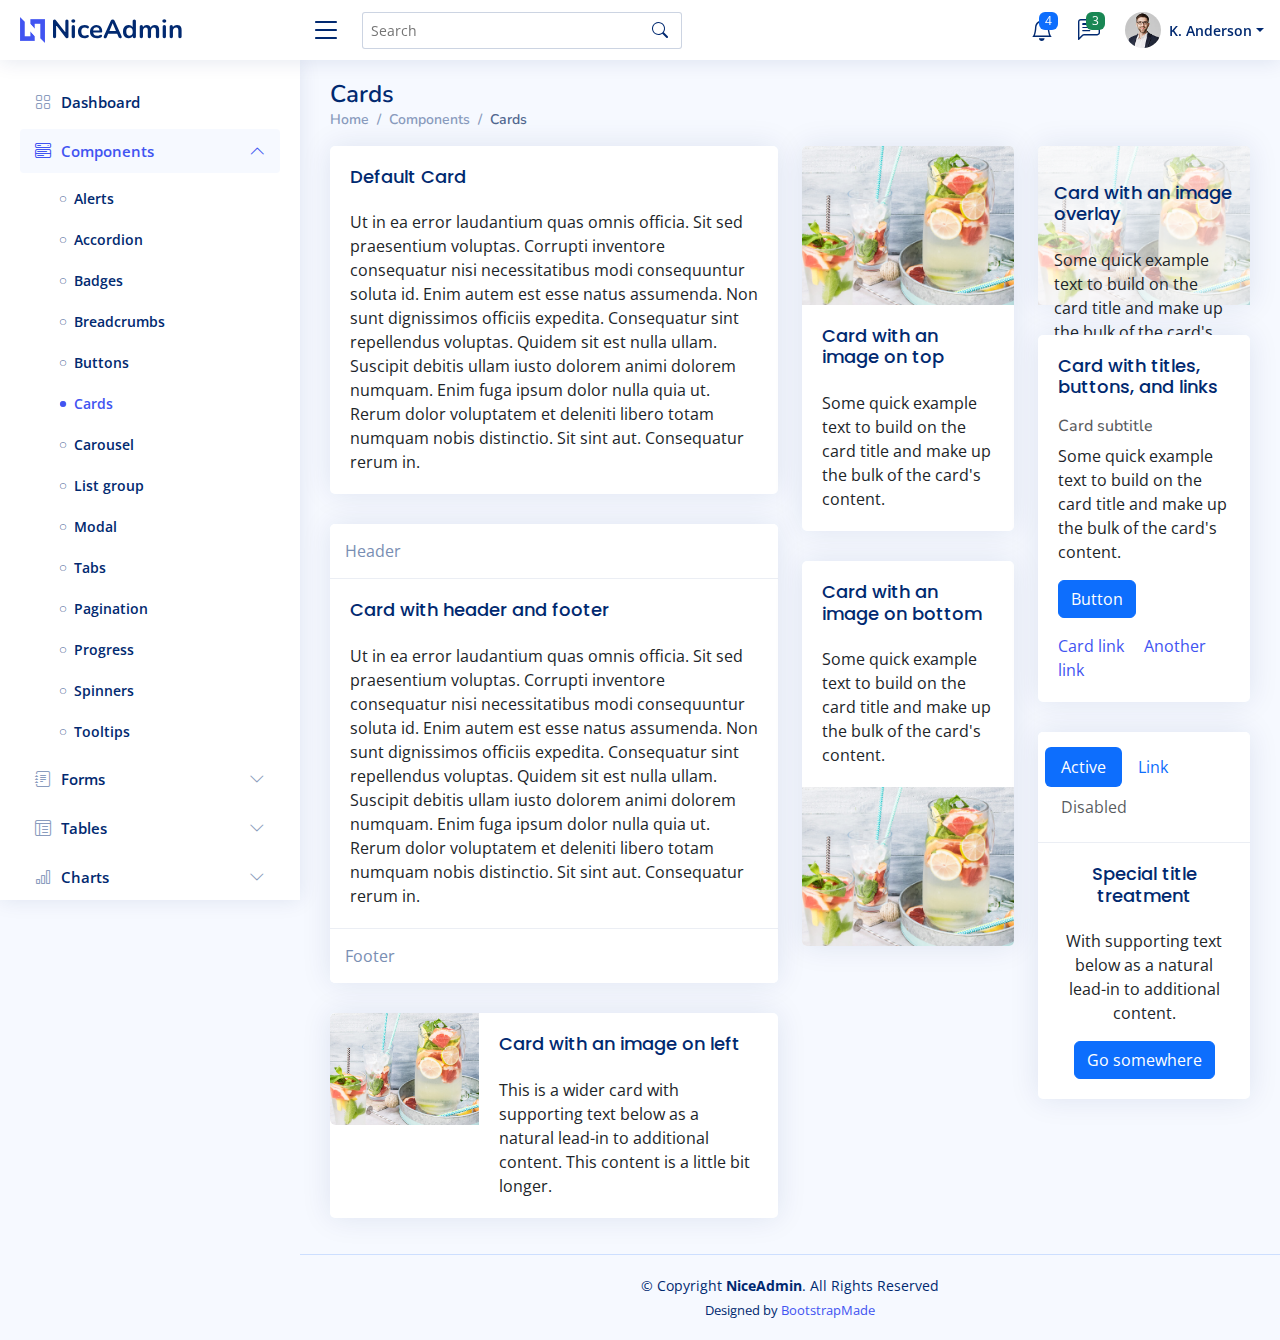
<file: public/admin/components-cards.html>
<!DOCTYPE html>
<html lang="en">

<head>
  <meta charset="utf-8">
  <meta content="width=device-width, initial-scale=1.0" name="viewport">

  <title>Components / Cards - NiceAdmin Bootstrap Template</title>
  <meta content="" name="description">
  <meta content="" name="keywords">

  <!-- Favicons -->
  <link href="assets/img/favicon.png" rel="icon">
  <link href="assets/img/apple-touch-icon.png" rel="apple-touch-icon">

  <!-- Google Fonts -->
  <link href="https://fonts.gstatic.com" rel="preconnect">
  <link href="https://fonts.googleapis.com/css?family=Open+Sans:300,300i,400,400i,600,600i,700,700i|Nunito:300,300i,400,400i,600,600i,700,700i|Poppins:300,300i,400,400i,500,500i,600,600i,700,700i" rel="stylesheet">

  <!-- Vendor CSS Files -->
  <link href="assets/vendor/bootstrap/css/bootstrap.min.css" rel="stylesheet">
  <link href="assets/vendor/bootstrap-icons/bootstrap-icons.css" rel="stylesheet">
  <link href="assets/vendor/boxicons/css/boxicons.min.css" rel="stylesheet">
  <link href="assets/vendor/quill/quill.snow.css" rel="stylesheet">
  <link href="assets/vendor/quill/quill.bubble.css" rel="stylesheet">
  <link href="assets/vendor/remixicon/remixicon.css" rel="stylesheet">
  <link href="assets/vendor/simple-datatables/style.css" rel="stylesheet">

  <!-- Template Main CSS File -->
  <link href="assets/css/style.css" rel="stylesheet">

  <!-- =======================================================
  * Template Name: NiceAdmin
  * Template URL: https://bootstrapmade.com/nice-admin-bootstrap-admin-html-template/
  * Updated: Apr 20 2024 with Bootstrap v5.3.3
  * Author: BootstrapMade.com
  * License: https://bootstrapmade.com/license/
  ======================================================== -->
</head>

<body>

  <!-- ======= Header ======= -->
  <header id="header" class="header fixed-top d-flex align-items-center">

    <div class="d-flex align-items-center justify-content-between">
      <a href="index.html" class="logo d-flex align-items-center">
        <img src="assets/img/logo.png" alt="">
        <span class="d-none d-lg-block">NiceAdmin</span>
      </a>
      <i class="bi bi-list toggle-sidebar-btn"></i>
    </div><!-- End Logo -->

    <div class="search-bar">
      <form class="search-form d-flex align-items-center" method="POST" action="#">
        <input type="text" name="query" placeholder="Search" title="Enter search keyword">
        <button type="submit" title="Search"><i class="bi bi-search"></i></button>
      </form>
    </div><!-- End Search Bar -->

    <nav class="header-nav ms-auto">
      <ul class="d-flex align-items-center">

        <li class="nav-item d-block d-lg-none">
          <a class="nav-link nav-icon search-bar-toggle " href="#">
            <i class="bi bi-search"></i>
          </a>
        </li><!-- End Search Icon-->

        <li class="nav-item dropdown">

          <a class="nav-link nav-icon" href="#" data-bs-toggle="dropdown">
            <i class="bi bi-bell"></i>
            <span class="badge bg-primary badge-number">4</span>
          </a><!-- End Notification Icon -->

          <ul class="dropdown-menu dropdown-menu-end dropdown-menu-arrow notifications">
            <li class="dropdown-header">
              You have 4 new notifications
              <a href="#"><span class="badge rounded-pill bg-primary p-2 ms-2">View all</span></a>
            </li>
            <li>
              <hr class="dropdown-divider">
            </li>

            <li class="notification-item">
              <i class="bi bi-exclamation-circle text-warning"></i>
              <div>
                <h4>Lorem Ipsum</h4>
                <p>Quae dolorem earum veritatis oditseno</p>
                <p>30 min. ago</p>
              </div>
            </li>

            <li>
              <hr class="dropdown-divider">
            </li>

            <li class="notification-item">
              <i class="bi bi-x-circle text-danger"></i>
              <div>
                <h4>Atque rerum nesciunt</h4>
                <p>Quae dolorem earum veritatis oditseno</p>
                <p>1 hr. ago</p>
              </div>
            </li>

            <li>
              <hr class="dropdown-divider">
            </li>

            <li class="notification-item">
              <i class="bi bi-check-circle text-success"></i>
              <div>
                <h4>Sit rerum fuga</h4>
                <p>Quae dolorem earum veritatis oditseno</p>
                <p>2 hrs. ago</p>
              </div>
            </li>

            <li>
              <hr class="dropdown-divider">
            </li>

            <li class="notification-item">
              <i class="bi bi-info-circle text-primary"></i>
              <div>
                <h4>Dicta reprehenderit</h4>
                <p>Quae dolorem earum veritatis oditseno</p>
                <p>4 hrs. ago</p>
              </div>
            </li>

            <li>
              <hr class="dropdown-divider">
            </li>
            <li class="dropdown-footer">
              <a href="#">Show all notifications</a>
            </li>

          </ul><!-- End Notification Dropdown Items -->

        </li><!-- End Notification Nav -->

        <li class="nav-item dropdown">

          <a class="nav-link nav-icon" href="#" data-bs-toggle="dropdown">
            <i class="bi bi-chat-left-text"></i>
            <span class="badge bg-success badge-number">3</span>
          </a><!-- End Messages Icon -->

          <ul class="dropdown-menu dropdown-menu-end dropdown-menu-arrow messages">
            <li class="dropdown-header">
              You have 3 new messages
              <a href="#"><span class="badge rounded-pill bg-primary p-2 ms-2">View all</span></a>
            </li>
            <li>
              <hr class="dropdown-divider">
            </li>

            <li class="message-item">
              <a href="#">
                <img src="assets/img/messages-1.jpg" alt="" class="rounded-circle">
                <div>
                  <h4>Maria Hudson</h4>
                  <p>Velit asperiores et ducimus soluta repudiandae labore officia est ut...</p>
                  <p>4 hrs. ago</p>
                </div>
              </a>
            </li>
            <li>
              <hr class="dropdown-divider">
            </li>

            <li class="message-item">
              <a href="#">
                <img src="assets/img/messages-2.jpg" alt="" class="rounded-circle">
                <div>
                  <h4>Anna Nelson</h4>
                  <p>Velit asperiores et ducimus soluta repudiandae labore officia est ut...</p>
                  <p>6 hrs. ago</p>
                </div>
              </a>
            </li>
            <li>
              <hr class="dropdown-divider">
            </li>

            <li class="message-item">
              <a href="#">
                <img src="assets/img/messages-3.jpg" alt="" class="rounded-circle">
                <div>
                  <h4>David Muldon</h4>
                  <p>Velit asperiores et ducimus soluta repudiandae labore officia est ut...</p>
                  <p>8 hrs. ago</p>
                </div>
              </a>
            </li>
            <li>
              <hr class="dropdown-divider">
            </li>

            <li class="dropdown-footer">
              <a href="#">Show all messages</a>
            </li>

          </ul><!-- End Messages Dropdown Items -->

        </li><!-- End Messages Nav -->

        <li class="nav-item dropdown pe-3">

          <a class="nav-link nav-profile d-flex align-items-center pe-0" href="#" data-bs-toggle="dropdown">
            <img src="assets/img/profile-img.jpg" alt="Profile" class="rounded-circle">
            <span class="d-none d-md-block dropdown-toggle ps-2">K. Anderson</span>
          </a><!-- End Profile Iamge Icon -->

          <ul class="dropdown-menu dropdown-menu-end dropdown-menu-arrow profile">
            <li class="dropdown-header">
              <h6>Kevin Anderson</h6>
              <span>Web Designer</span>
            </li>
            <li>
              <hr class="dropdown-divider">
            </li>

            <li>
              <a class="dropdown-item d-flex align-items-center" href="users-profile.html">
                <i class="bi bi-person"></i>
                <span>My Profile</span>
              </a>
            </li>
            <li>
              <hr class="dropdown-divider">
            </li>

            <li>
              <a class="dropdown-item d-flex align-items-center" href="users-profile.html">
                <i class="bi bi-gear"></i>
                <span>Account Settings</span>
              </a>
            </li>
            <li>
              <hr class="dropdown-divider">
            </li>

            <li>
              <a class="dropdown-item d-flex align-items-center" href="pages-faq.html">
                <i class="bi bi-question-circle"></i>
                <span>Need Help?</span>
              </a>
            </li>
            <li>
              <hr class="dropdown-divider">
            </li>

            <li>
              <a class="dropdown-item d-flex align-items-center" href="#">
                <i class="bi bi-box-arrow-right"></i>
                <span>Sign Out</span>
              </a>
            </li>

          </ul><!-- End Profile Dropdown Items -->
        </li><!-- End Profile Nav -->

      </ul>
    </nav><!-- End Icons Navigation -->

  </header><!-- End Header -->

  <!-- ======= Sidebar ======= -->
  <aside id="sidebar" class="sidebar">

    <ul class="sidebar-nav" id="sidebar-nav">

      <li class="nav-item">
        <a class="nav-link collapsed" href="index.html">
          <i class="bi bi-grid"></i>
          <span>Dashboard</span>
        </a>
      </li><!-- End Dashboard Nav -->

      <li class="nav-item">
        <a class="nav-link " data-bs-target="#components-nav" data-bs-toggle="collapse" href="#">
          <i class="bi bi-menu-button-wide"></i><span>Components</span><i class="bi bi-chevron-down ms-auto"></i>
        </a>
        <ul id="components-nav" class="nav-content collapse show" data-bs-parent="#sidebar-nav">
          <li>
            <a href="components-alerts.html">
              <i class="bi bi-circle"></i><span>Alerts</span>
            </a>
          </li>
          <li>
            <a href="components-accordion.html">
              <i class="bi bi-circle"></i><span>Accordion</span>
            </a>
          </li>
          <li>
            <a href="components-badges.html">
              <i class="bi bi-circle"></i><span>Badges</span>
            </a>
          </li>
          <li>
            <a href="components-breadcrumbs.html">
              <i class="bi bi-circle"></i><span>Breadcrumbs</span>
            </a>
          </li>
          <li>
            <a href="components-buttons.html">
              <i class="bi bi-circle"></i><span>Buttons</span>
            </a>
          </li>
          <li>
            <a href="components-cards.html" class="active">
              <i class="bi bi-circle"></i><span>Cards</span>
            </a>
          </li>
          <li>
            <a href="components-carousel.html">
              <i class="bi bi-circle"></i><span>Carousel</span>
            </a>
          </li>
          <li>
            <a href="components-list-group.html">
              <i class="bi bi-circle"></i><span>List group</span>
            </a>
          </li>
          <li>
            <a href="components-modal.html">
              <i class="bi bi-circle"></i><span>Modal</span>
            </a>
          </li>
          <li>
            <a href="components-tabs.html">
              <i class="bi bi-circle"></i><span>Tabs</span>
            </a>
          </li>
          <li>
            <a href="components-pagination.html">
              <i class="bi bi-circle"></i><span>Pagination</span>
            </a>
          </li>
          <li>
            <a href="components-progress.html">
              <i class="bi bi-circle"></i><span>Progress</span>
            </a>
          </li>
          <li>
            <a href="components-spinners.html">
              <i class="bi bi-circle"></i><span>Spinners</span>
            </a>
          </li>
          <li>
            <a href="components-tooltips.html">
              <i class="bi bi-circle"></i><span>Tooltips</span>
            </a>
          </li>
        </ul>
      </li><!-- End Components Nav -->

      <li class="nav-item">
        <a class="nav-link collapsed" data-bs-target="#forms-nav" data-bs-toggle="collapse" href="#">
          <i class="bi bi-journal-text"></i><span>Forms</span><i class="bi bi-chevron-down ms-auto"></i>
        </a>
        <ul id="forms-nav" class="nav-content collapse " data-bs-parent="#sidebar-nav">
          <li>
            <a href="forms-elements.html">
              <i class="bi bi-circle"></i><span>Form Elements</span>
            </a>
          </li>
          <li>
            <a href="forms-layouts.html">
              <i class="bi bi-circle"></i><span>Form Layouts</span>
            </a>
          </li>
          <li>
            <a href="forms-editors.html">
              <i class="bi bi-circle"></i><span>Form Editors</span>
            </a>
          </li>
          <li>
            <a href="forms-validation.html">
              <i class="bi bi-circle"></i><span>Form Validation</span>
            </a>
          </li>
        </ul>
      </li><!-- End Forms Nav -->

      <li class="nav-item">
        <a class="nav-link collapsed" data-bs-target="#tables-nav" data-bs-toggle="collapse" href="#">
          <i class="bi bi-layout-text-window-reverse"></i><span>Tables</span><i class="bi bi-chevron-down ms-auto"></i>
        </a>
        <ul id="tables-nav" class="nav-content collapse " data-bs-parent="#sidebar-nav">
          <li>
            <a href="tables-general.html">
              <i class="bi bi-circle"></i><span>General Tables</span>
            </a>
          </li>
          <li>
            <a href="tables-data.html">
              <i class="bi bi-circle"></i><span>Data Tables</span>
            </a>
          </li>
        </ul>
      </li><!-- End Tables Nav -->

      <li class="nav-item">
        <a class="nav-link collapsed" data-bs-target="#charts-nav" data-bs-toggle="collapse" href="#">
          <i class="bi bi-bar-chart"></i><span>Charts</span><i class="bi bi-chevron-down ms-auto"></i>
        </a>
        <ul id="charts-nav" class="nav-content collapse " data-bs-parent="#sidebar-nav">
          <li>
            <a href="charts-chartjs.html">
              <i class="bi bi-circle"></i><span>Chart.js</span>
            </a>
          </li>
          <li>
            <a href="charts-apexcharts.html">
              <i class="bi bi-circle"></i><span>ApexCharts</span>
            </a>
          </li>
          <li>
            <a href="charts-echarts.html">
              <i class="bi bi-circle"></i><span>ECharts</span>
            </a>
          </li>
        </ul>
      </li><!-- End Charts Nav -->

      <li class="nav-item">
        <a class="nav-link collapsed" data-bs-target="#icons-nav" data-bs-toggle="collapse" href="#">
          <i class="bi bi-gem"></i><span>Icons</span><i class="bi bi-chevron-down ms-auto"></i>
        </a>
        <ul id="icons-nav" class="nav-content collapse " data-bs-parent="#sidebar-nav">
          <li>
            <a href="icons-bootstrap.html">
              <i class="bi bi-circle"></i><span>Bootstrap Icons</span>
            </a>
          </li>
          <li>
            <a href="icons-remix.html">
              <i class="bi bi-circle"></i><span>Remix Icons</span>
            </a>
          </li>
          <li>
            <a href="icons-boxicons.html">
              <i class="bi bi-circle"></i><span>Boxicons</span>
            </a>
          </li>
        </ul>
      </li><!-- End Icons Nav -->

      <li class="nav-heading">Pages</li>

      <li class="nav-item">
        <a class="nav-link collapsed" href="users-profile.html">
          <i class="bi bi-person"></i>
          <span>Profile</span>
        </a>
      </li><!-- End Profile Page Nav -->

      <li class="nav-item">
        <a class="nav-link collapsed" href="pages-faq.html">
          <i class="bi bi-question-circle"></i>
          <span>F.A.Q</span>
        </a>
      </li><!-- End F.A.Q Page Nav -->

      <li class="nav-item">
        <a class="nav-link collapsed" href="pages-contact.html">
          <i class="bi bi-envelope"></i>
          <span>Contact</span>
        </a>
      </li><!-- End Contact Page Nav -->

      <li class="nav-item">
        <a class="nav-link collapsed" href="pages-register.html">
          <i class="bi bi-card-list"></i>
          <span>Register</span>
        </a>
      </li><!-- End Register Page Nav -->

      <li class="nav-item">
        <a class="nav-link collapsed" href="pages-login.html">
          <i class="bi bi-box-arrow-in-right"></i>
          <span>Login</span>
        </a>
      </li><!-- End Login Page Nav -->

      <li class="nav-item">
        <a class="nav-link collapsed" href="pages-error-404.html">
          <i class="bi bi-dash-circle"></i>
          <span>Error 404</span>
        </a>
      </li><!-- End Error 404 Page Nav -->

      <li class="nav-item">
        <a class="nav-link collapsed" href="pages-blank.html">
          <i class="bi bi-file-earmark"></i>
          <span>Blank</span>
        </a>
      </li><!-- End Blank Page Nav -->

    </ul>

  </aside><!-- End Sidebar-->

  <main id="main" class="main">

    <div class="pagetitle">
      <h1>Cards</h1>
      <nav>
        <ol class="breadcrumb">
          <li class="breadcrumb-item"><a href="index.html">Home</a></li>
          <li class="breadcrumb-item">Components</li>
          <li class="breadcrumb-item active">Cards</li>
        </ol>
      </nav>
    </div><!-- End Page Title -->

    <section class="section">
      <div class="row align-items-top">
        <div class="col-lg-6">

          <!-- Default Card -->
          <div class="card">
            <div class="card-body">
              <h5 class="card-title">Default Card</h5>
              Ut in ea error laudantium quas omnis officia. Sit sed praesentium voluptas. Corrupti inventore consequatur nisi necessitatibus modi consequuntur soluta id. Enim autem est esse natus assumenda. Non sunt dignissimos officiis expedita. Consequatur sint repellendus voluptas.
              Quidem sit est nulla ullam. Suscipit debitis ullam iusto dolorem animi dolorem numquam. Enim fuga ipsum dolor nulla quia ut.
              Rerum dolor voluptatem et deleniti libero totam numquam nobis distinctio. Sit sint aut. Consequatur rerum in.
            </div>
          </div><!-- End Default Card -->

          <!-- Card with header and footer -->
          <div class="card">
            <div class="card-header">Header</div>
            <div class="card-body">
              <h5 class="card-title">Card with header and footer</h5>
              Ut in ea error laudantium quas omnis officia. Sit sed praesentium voluptas. Corrupti inventore consequatur nisi necessitatibus modi consequuntur soluta id. Enim autem est esse natus assumenda. Non sunt dignissimos officiis expedita. Consequatur sint repellendus voluptas.
              Quidem sit est nulla ullam. Suscipit debitis ullam iusto dolorem animi dolorem numquam. Enim fuga ipsum dolor nulla quia ut.
              Rerum dolor voluptatem et deleniti libero totam numquam nobis distinctio. Sit sint aut. Consequatur rerum in.
            </div>
            <div class="card-footer">
              Footer
            </div>
          </div><!-- End Card with header and footer -->

          <!-- Card with an image on left -->
          <div class="card mb-3">
            <div class="row g-0">
              <div class="col-md-4">
                <img src="assets/img/card.jpg" class="img-fluid rounded-start" alt="...">
              </div>
              <div class="col-md-8">
                <div class="card-body">
                  <h5 class="card-title">Card with an image on left</h5>
                  <p class="card-text">This is a wider card with supporting text below as a natural lead-in to additional content. This content is a little bit longer.</p>
                </div>
              </div>
            </div>
          </div><!-- End Card with an image on left -->

        </div>

        <div class="col-lg-3">

          <!-- Card with an image on top -->
          <div class="card">
            <img src="assets/img/card.jpg" class="card-img-top" alt="...">
            <div class="card-body">
              <h5 class="card-title">Card with an image on top</h5>
              <p class="card-text">Some quick example text to build on the card title and make up the bulk of the card's content.</p>
            </div>
          </div><!-- End Card with an image on top -->

          <!-- Card with an image on bottom -->
          <div class="card">
            <div class="card-body">
              <h5 class="card-title">Card with an image on bottom</h5>
              <p class="card-text">Some quick example text to build on the card title and make up the bulk of the card's content.</p>
            </div>
            <img src="assets/img/card.jpg" class="card-img-bottom" alt="...">
          </div><!-- End Card with an image on bottom -->

        </div>

        <div class="col-lg-3">

          <!-- Card with an image overlay -->
          <div class="card">
            <img src="assets/img/card.jpg" class="card-img-top" alt="...">
            <div class="card-img-overlay">
              <h5 class="card-title">Card with an image overlay</h5>
              <p class="card-text">Some quick example text to build on the card title and make up the bulk of the card's content.</p>
            </div>
          </div><!-- End Card with an image overlay -->

          <!-- Card with titles, buttons, and links -->
          <div class="card">
            <div class="card-body">
              <h5 class="card-title">Card with titles, buttons, and links</h5>
              <h6 class="card-subtitle mb-2 text-muted">Card subtitle</h6>
              <p class="card-text">Some quick example text to build on the card title and make up the bulk of the card's content.</p>
              <p class="card-text"><a href="#" class="btn btn-primary">Button</a></p>
              <a href="#" class="card-link">Card link</a>
              <a href="#" class="card-link">Another link</a>
            </div>
          </div><!-- End Card with titles, buttons, and links -->

          <!-- Special title treatmen -->
          <div class="card text-center">
            <div class="card-header">
              <ul class="nav nav-pills card-header-pills">
                <li class="nav-item">
                  <a class="nav-link active" href="#">Active</a>
                </li>
                <li class="nav-item">
                  <a class="nav-link" href="#">Link</a>
                </li>
                <li class="nav-item">
                  <a class="nav-link disabled" href="#" tabindex="-1" aria-disabled="true">Disabled</a>
                </li>
              </ul>
            </div>
            <div class="card-body">
              <h5 class="card-title">Special title treatment</h5>
              <p class="card-text">With supporting text below as a natural lead-in to additional content.</p>
              <a href="#" class="btn btn-primary">Go somewhere</a>
            </div>
          </div><!-- End Special title treatmen -->

        </div>

      </div>
    </section>

  </main><!-- End #main -->

  <!-- ======= Footer ======= -->
  <footer id="footer" class="footer">
    <div class="copyright">
      &copy; Copyright <strong><span>NiceAdmin</span></strong>. All Rights Reserved
    </div>
    <div class="credits">
      <!-- All the links in the footer should remain intact. -->
      <!-- You can delete the links only if you purchased the pro version. -->
      <!-- Licensing information: https://bootstrapmade.com/license/ -->
      <!-- Purchase the pro version with working PHP/AJAX contact form: https://bootstrapmade.com/nice-admin-bootstrap-admin-html-template/ -->
      Designed by <a href="https://bootstrapmade.com/">BootstrapMade</a>
    </div>
  </footer><!-- End Footer -->

  <a href="#" class="back-to-top d-flex align-items-center justify-content-center"><i class="bi bi-arrow-up-short"></i></a>

  <!-- Vendor JS Files -->
  <script src="assets/vendor/apexcharts/apexcharts.min.js"></script>
  <script src="assets/vendor/bootstrap/js/bootstrap.bundle.min.js"></script>
  <script src="assets/vendor/chart.js/chart.umd.js"></script>
  <script src="assets/vendor/echarts/echarts.min.js"></script>
  <script src="assets/vendor/quill/quill.js"></script>
  <script src="assets/vendor/simple-datatables/simple-datatables.js"></script>
  <script src="assets/vendor/tinymce/tinymce.min.js"></script>
  <script src="assets/vendor/php-email-form/validate.js"></script>

  <!-- Template Main JS File -->
  <script src="assets/js/main.js"></script>

</body>

</html>
</file>
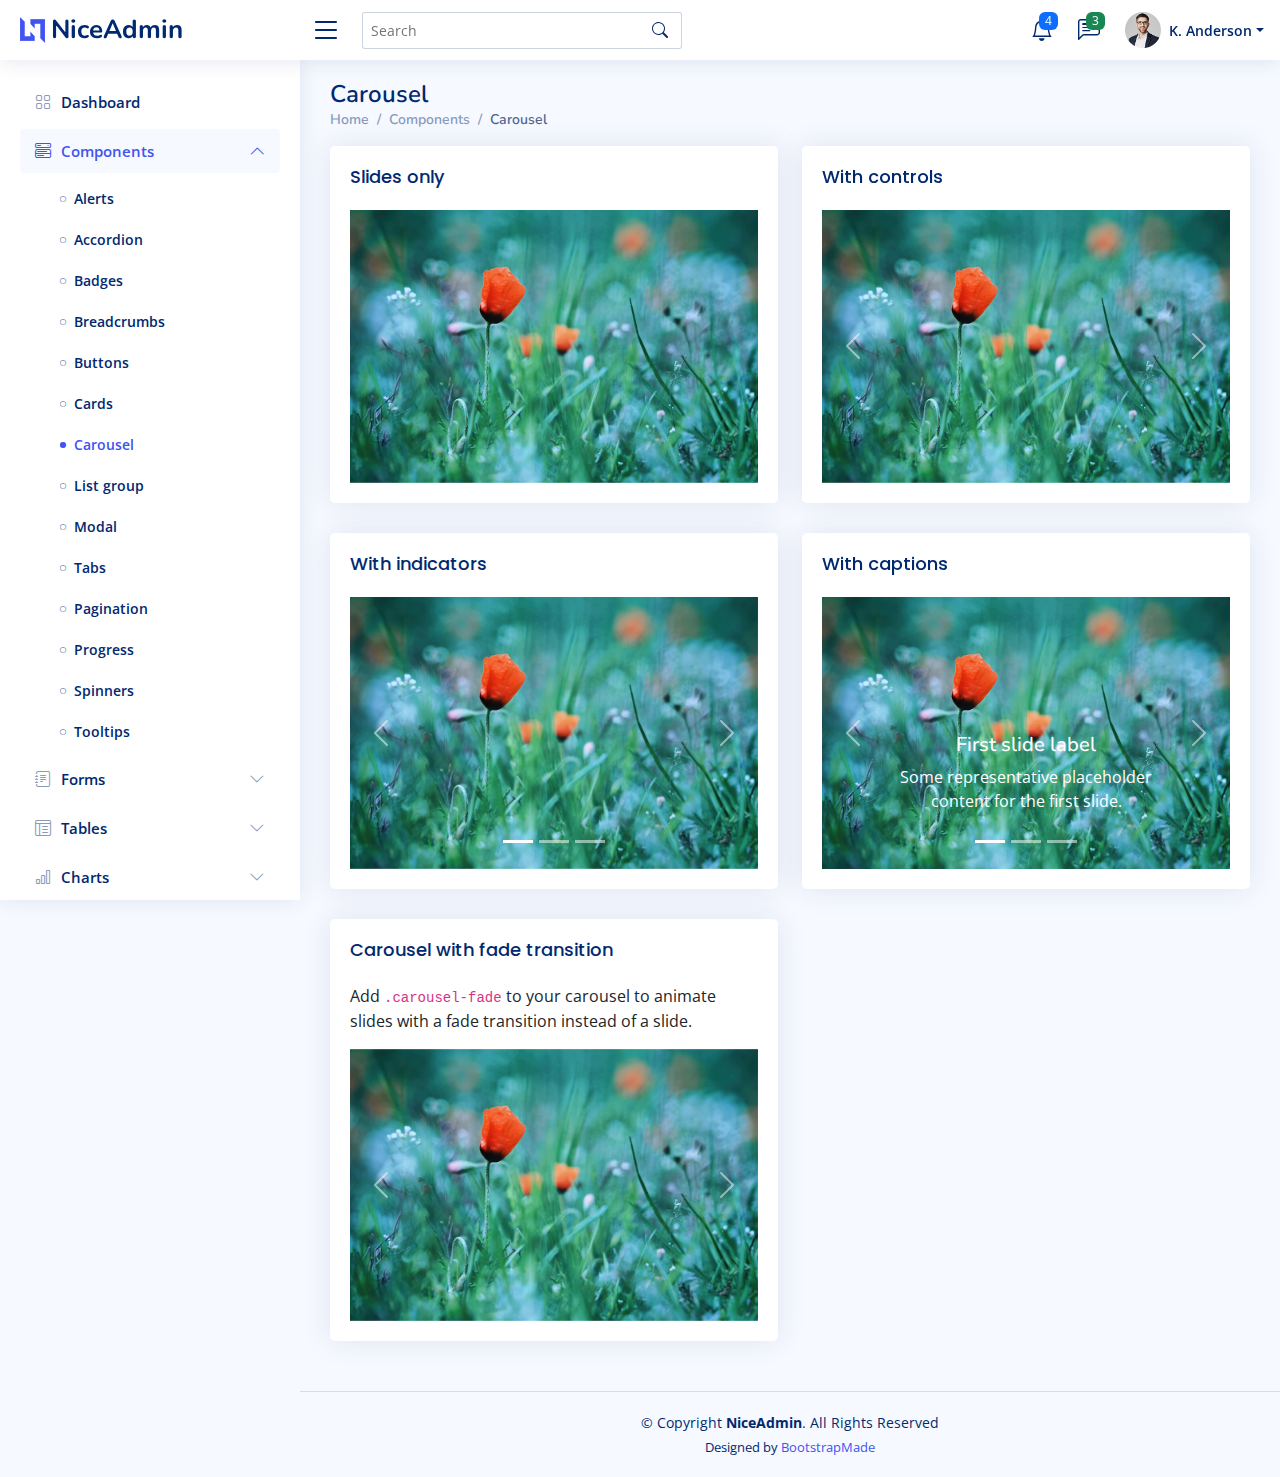
<file: public/admin/components-carousel.html>
<!DOCTYPE html>
<html lang="en">

<head>
  <meta charset="utf-8">
  <meta content="width=device-width, initial-scale=1.0" name="viewport">

  <title>Components / Carousel - NiceAdmin Bootstrap Template</title>
  <meta content="" name="description">
  <meta content="" name="keywords">

  <!-- Favicons -->
  <link href="assets/img/favicon.png" rel="icon">
  <link href="assets/img/apple-touch-icon.png" rel="apple-touch-icon">

  <!-- Google Fonts -->
  <link href="https://fonts.gstatic.com" rel="preconnect">
  <link href="https://fonts.googleapis.com/css?family=Open+Sans:300,300i,400,400i,600,600i,700,700i|Nunito:300,300i,400,400i,600,600i,700,700i|Poppins:300,300i,400,400i,500,500i,600,600i,700,700i" rel="stylesheet">

  <!-- Vendor CSS Files -->
  <link href="assets/vendor/bootstrap/css/bootstrap.min.css" rel="stylesheet">
  <link href="assets/vendor/bootstrap-icons/bootstrap-icons.css" rel="stylesheet">
  <link href="assets/vendor/boxicons/css/boxicons.min.css" rel="stylesheet">
  <link href="assets/vendor/quill/quill.snow.css" rel="stylesheet">
  <link href="assets/vendor/quill/quill.bubble.css" rel="stylesheet">
  <link href="assets/vendor/remixicon/remixicon.css" rel="stylesheet">
  <link href="assets/vendor/simple-datatables/style.css" rel="stylesheet">

  <!-- Template Main CSS File -->
  <link href="assets/css/style.css" rel="stylesheet">

  <!-- =======================================================
  * Template Name: NiceAdmin
  * Template URL: https://bootstrapmade.com/nice-admin-bootstrap-admin-html-template/
  * Updated: Apr 20 2024 with Bootstrap v5.3.3
  * Author: BootstrapMade.com
  * License: https://bootstrapmade.com/license/
  ======================================================== -->
</head>

<body>

  <!-- ======= Header ======= -->
  <header id="header" class="header fixed-top d-flex align-items-center">

    <div class="d-flex align-items-center justify-content-between">
      <a href="index.html" class="logo d-flex align-items-center">
        <img src="assets/img/logo.png" alt="">
        <span class="d-none d-lg-block">NiceAdmin</span>
      </a>
      <i class="bi bi-list toggle-sidebar-btn"></i>
    </div><!-- End Logo -->

    <div class="search-bar">
      <form class="search-form d-flex align-items-center" method="POST" action="#">
        <input type="text" name="query" placeholder="Search" title="Enter search keyword">
        <button type="submit" title="Search"><i class="bi bi-search"></i></button>
      </form>
    </div><!-- End Search Bar -->

    <nav class="header-nav ms-auto">
      <ul class="d-flex align-items-center">

        <li class="nav-item d-block d-lg-none">
          <a class="nav-link nav-icon search-bar-toggle " href="#">
            <i class="bi bi-search"></i>
          </a>
        </li><!-- End Search Icon-->

        <li class="nav-item dropdown">

          <a class="nav-link nav-icon" href="#" data-bs-toggle="dropdown">
            <i class="bi bi-bell"></i>
            <span class="badge bg-primary badge-number">4</span>
          </a><!-- End Notification Icon -->

          <ul class="dropdown-menu dropdown-menu-end dropdown-menu-arrow notifications">
            <li class="dropdown-header">
              You have 4 new notifications
              <a href="#"><span class="badge rounded-pill bg-primary p-2 ms-2">View all</span></a>
            </li>
            <li>
              <hr class="dropdown-divider">
            </li>

            <li class="notification-item">
              <i class="bi bi-exclamation-circle text-warning"></i>
              <div>
                <h4>Lorem Ipsum</h4>
                <p>Quae dolorem earum veritatis oditseno</p>
                <p>30 min. ago</p>
              </div>
            </li>

            <li>
              <hr class="dropdown-divider">
            </li>

            <li class="notification-item">
              <i class="bi bi-x-circle text-danger"></i>
              <div>
                <h4>Atque rerum nesciunt</h4>
                <p>Quae dolorem earum veritatis oditseno</p>
                <p>1 hr. ago</p>
              </div>
            </li>

            <li>
              <hr class="dropdown-divider">
            </li>

            <li class="notification-item">
              <i class="bi bi-check-circle text-success"></i>
              <div>
                <h4>Sit rerum fuga</h4>
                <p>Quae dolorem earum veritatis oditseno</p>
                <p>2 hrs. ago</p>
              </div>
            </li>

            <li>
              <hr class="dropdown-divider">
            </li>

            <li class="notification-item">
              <i class="bi bi-info-circle text-primary"></i>
              <div>
                <h4>Dicta reprehenderit</h4>
                <p>Quae dolorem earum veritatis oditseno</p>
                <p>4 hrs. ago</p>
              </div>
            </li>

            <li>
              <hr class="dropdown-divider">
            </li>
            <li class="dropdown-footer">
              <a href="#">Show all notifications</a>
            </li>

          </ul><!-- End Notification Dropdown Items -->

        </li><!-- End Notification Nav -->

        <li class="nav-item dropdown">

          <a class="nav-link nav-icon" href="#" data-bs-toggle="dropdown">
            <i class="bi bi-chat-left-text"></i>
            <span class="badge bg-success badge-number">3</span>
          </a><!-- End Messages Icon -->

          <ul class="dropdown-menu dropdown-menu-end dropdown-menu-arrow messages">
            <li class="dropdown-header">
              You have 3 new messages
              <a href="#"><span class="badge rounded-pill bg-primary p-2 ms-2">View all</span></a>
            </li>
            <li>
              <hr class="dropdown-divider">
            </li>

            <li class="message-item">
              <a href="#">
                <img src="assets/img/messages-1.jpg" alt="" class="rounded-circle">
                <div>
                  <h4>Maria Hudson</h4>
                  <p>Velit asperiores et ducimus soluta repudiandae labore officia est ut...</p>
                  <p>4 hrs. ago</p>
                </div>
              </a>
            </li>
            <li>
              <hr class="dropdown-divider">
            </li>

            <li class="message-item">
              <a href="#">
                <img src="assets/img/messages-2.jpg" alt="" class="rounded-circle">
                <div>
                  <h4>Anna Nelson</h4>
                  <p>Velit asperiores et ducimus soluta repudiandae labore officia est ut...</p>
                  <p>6 hrs. ago</p>
                </div>
              </a>
            </li>
            <li>
              <hr class="dropdown-divider">
            </li>

            <li class="message-item">
              <a href="#">
                <img src="assets/img/messages-3.jpg" alt="" class="rounded-circle">
                <div>
                  <h4>David Muldon</h4>
                  <p>Velit asperiores et ducimus soluta repudiandae labore officia est ut...</p>
                  <p>8 hrs. ago</p>
                </div>
              </a>
            </li>
            <li>
              <hr class="dropdown-divider">
            </li>

            <li class="dropdown-footer">
              <a href="#">Show all messages</a>
            </li>

          </ul><!-- End Messages Dropdown Items -->

        </li><!-- End Messages Nav -->

        <li class="nav-item dropdown pe-3">

          <a class="nav-link nav-profile d-flex align-items-center pe-0" href="#" data-bs-toggle="dropdown">
            <img src="assets/img/profile-img.jpg" alt="Profile" class="rounded-circle">
            <span class="d-none d-md-block dropdown-toggle ps-2">K. Anderson</span>
          </a><!-- End Profile Iamge Icon -->

          <ul class="dropdown-menu dropdown-menu-end dropdown-menu-arrow profile">
            <li class="dropdown-header">
              <h6>Kevin Anderson</h6>
              <span>Web Designer</span>
            </li>
            <li>
              <hr class="dropdown-divider">
            </li>

            <li>
              <a class="dropdown-item d-flex align-items-center" href="users-profile.html">
                <i class="bi bi-person"></i>
                <span>My Profile</span>
              </a>
            </li>
            <li>
              <hr class="dropdown-divider">
            </li>

            <li>
              <a class="dropdown-item d-flex align-items-center" href="users-profile.html">
                <i class="bi bi-gear"></i>
                <span>Account Settings</span>
              </a>
            </li>
            <li>
              <hr class="dropdown-divider">
            </li>

            <li>
              <a class="dropdown-item d-flex align-items-center" href="pages-faq.html">
                <i class="bi bi-question-circle"></i>
                <span>Need Help?</span>
              </a>
            </li>
            <li>
              <hr class="dropdown-divider">
            </li>

            <li>
              <a class="dropdown-item d-flex align-items-center" href="#">
                <i class="bi bi-box-arrow-right"></i>
                <span>Sign Out</span>
              </a>
            </li>

          </ul><!-- End Profile Dropdown Items -->
        </li><!-- End Profile Nav -->

      </ul>
    </nav><!-- End Icons Navigation -->

  </header><!-- End Header -->

  <!-- ======= Sidebar ======= -->
  <aside id="sidebar" class="sidebar">

    <ul class="sidebar-nav" id="sidebar-nav">

      <li class="nav-item">
        <a class="nav-link collapsed" href="index.html">
          <i class="bi bi-grid"></i>
          <span>Dashboard</span>
        </a>
      </li><!-- End Dashboard Nav -->

      <li class="nav-item">
        <a class="nav-link " data-bs-target="#components-nav" data-bs-toggle="collapse" href="#">
          <i class="bi bi-menu-button-wide"></i><span>Components</span><i class="bi bi-chevron-down ms-auto"></i>
        </a>
        <ul id="components-nav" class="nav-content collapse show" data-bs-parent="#sidebar-nav">
          <li>
            <a href="components-alerts.html">
              <i class="bi bi-circle"></i><span>Alerts</span>
            </a>
          </li>
          <li>
            <a href="components-accordion.html">
              <i class="bi bi-circle"></i><span>Accordion</span>
            </a>
          </li>
          <li>
            <a href="components-badges.html">
              <i class="bi bi-circle"></i><span>Badges</span>
            </a>
          </li>
          <li>
            <a href="components-breadcrumbs.html">
              <i class="bi bi-circle"></i><span>Breadcrumbs</span>
            </a>
          </li>
          <li>
            <a href="components-buttons.html">
              <i class="bi bi-circle"></i><span>Buttons</span>
            </a>
          </li>
          <li>
            <a href="components-cards.html">
              <i class="bi bi-circle"></i><span>Cards</span>
            </a>
          </li>
          <li>
            <a href="components-carousel.html" class="active">
              <i class="bi bi-circle"></i><span>Carousel</span>
            </a>
          </li>
          <li>
            <a href="components-list-group.html">
              <i class="bi bi-circle"></i><span>List group</span>
            </a>
          </li>
          <li>
            <a href="components-modal.html">
              <i class="bi bi-circle"></i><span>Modal</span>
            </a>
          </li>
          <li>
            <a href="components-tabs.html">
              <i class="bi bi-circle"></i><span>Tabs</span>
            </a>
          </li>
          <li>
            <a href="components-pagination.html">
              <i class="bi bi-circle"></i><span>Pagination</span>
            </a>
          </li>
          <li>
            <a href="components-progress.html">
              <i class="bi bi-circle"></i><span>Progress</span>
            </a>
          </li>
          <li>
            <a href="components-spinners.html">
              <i class="bi bi-circle"></i><span>Spinners</span>
            </a>
          </li>
          <li>
            <a href="components-tooltips.html">
              <i class="bi bi-circle"></i><span>Tooltips</span>
            </a>
          </li>
        </ul>
      </li><!-- End Components Nav -->

      <li class="nav-item">
        <a class="nav-link collapsed" data-bs-target="#forms-nav" data-bs-toggle="collapse" href="#">
          <i class="bi bi-journal-text"></i><span>Forms</span><i class="bi bi-chevron-down ms-auto"></i>
        </a>
        <ul id="forms-nav" class="nav-content collapse " data-bs-parent="#sidebar-nav">
          <li>
            <a href="forms-elements.html">
              <i class="bi bi-circle"></i><span>Form Elements</span>
            </a>
          </li>
          <li>
            <a href="forms-layouts.html">
              <i class="bi bi-circle"></i><span>Form Layouts</span>
            </a>
          </li>
          <li>
            <a href="forms-editors.html">
              <i class="bi bi-circle"></i><span>Form Editors</span>
            </a>
          </li>
          <li>
            <a href="forms-validation.html">
              <i class="bi bi-circle"></i><span>Form Validation</span>
            </a>
          </li>
        </ul>
      </li><!-- End Forms Nav -->

      <li class="nav-item">
        <a class="nav-link collapsed" data-bs-target="#tables-nav" data-bs-toggle="collapse" href="#">
          <i class="bi bi-layout-text-window-reverse"></i><span>Tables</span><i class="bi bi-chevron-down ms-auto"></i>
        </a>
        <ul id="tables-nav" class="nav-content collapse " data-bs-parent="#sidebar-nav">
          <li>
            <a href="tables-general.html">
              <i class="bi bi-circle"></i><span>General Tables</span>
            </a>
          </li>
          <li>
            <a href="tables-data.html">
              <i class="bi bi-circle"></i><span>Data Tables</span>
            </a>
          </li>
        </ul>
      </li><!-- End Tables Nav -->

      <li class="nav-item">
        <a class="nav-link collapsed" data-bs-target="#charts-nav" data-bs-toggle="collapse" href="#">
          <i class="bi bi-bar-chart"></i><span>Charts</span><i class="bi bi-chevron-down ms-auto"></i>
        </a>
        <ul id="charts-nav" class="nav-content collapse " data-bs-parent="#sidebar-nav">
          <li>
            <a href="charts-chartjs.html">
              <i class="bi bi-circle"></i><span>Chart.js</span>
            </a>
          </li>
          <li>
            <a href="charts-apexcharts.html">
              <i class="bi bi-circle"></i><span>ApexCharts</span>
            </a>
          </li>
          <li>
            <a href="charts-echarts.html">
              <i class="bi bi-circle"></i><span>ECharts</span>
            </a>
          </li>
        </ul>
      </li><!-- End Charts Nav -->

      <li class="nav-item">
        <a class="nav-link collapsed" data-bs-target="#icons-nav" data-bs-toggle="collapse" href="#">
          <i class="bi bi-gem"></i><span>Icons</span><i class="bi bi-chevron-down ms-auto"></i>
        </a>
        <ul id="icons-nav" class="nav-content collapse " data-bs-parent="#sidebar-nav">
          <li>
            <a href="icons-bootstrap.html">
              <i class="bi bi-circle"></i><span>Bootstrap Icons</span>
            </a>
          </li>
          <li>
            <a href="icons-remix.html">
              <i class="bi bi-circle"></i><span>Remix Icons</span>
            </a>
          </li>
          <li>
            <a href="icons-boxicons.html">
              <i class="bi bi-circle"></i><span>Boxicons</span>
            </a>
          </li>
        </ul>
      </li><!-- End Icons Nav -->

      <li class="nav-heading">Pages</li>

      <li class="nav-item">
        <a class="nav-link collapsed" href="users-profile.html">
          <i class="bi bi-person"></i>
          <span>Profile</span>
        </a>
      </li><!-- End Profile Page Nav -->

      <li class="nav-item">
        <a class="nav-link collapsed" href="pages-faq.html">
          <i class="bi bi-question-circle"></i>
          <span>F.A.Q</span>
        </a>
      </li><!-- End F.A.Q Page Nav -->

      <li class="nav-item">
        <a class="nav-link collapsed" href="pages-contact.html">
          <i class="bi bi-envelope"></i>
          <span>Contact</span>
        </a>
      </li><!-- End Contact Page Nav -->

      <li class="nav-item">
        <a class="nav-link collapsed" href="pages-register.html">
          <i class="bi bi-card-list"></i>
          <span>Register</span>
        </a>
      </li><!-- End Register Page Nav -->

      <li class="nav-item">
        <a class="nav-link collapsed" href="pages-login.html">
          <i class="bi bi-box-arrow-in-right"></i>
          <span>Login</span>
        </a>
      </li><!-- End Login Page Nav -->

      <li class="nav-item">
        <a class="nav-link collapsed" href="pages-error-404.html">
          <i class="bi bi-dash-circle"></i>
          <span>Error 404</span>
        </a>
      </li><!-- End Error 404 Page Nav -->

      <li class="nav-item">
        <a class="nav-link collapsed" href="pages-blank.html">
          <i class="bi bi-file-earmark"></i>
          <span>Blank</span>
        </a>
      </li><!-- End Blank Page Nav -->

    </ul>

  </aside><!-- End Sidebar-->

  <main id="main" class="main">

    <div class="pagetitle">
      <h1>Carousel</h1>
      <nav>
        <ol class="breadcrumb">
          <li class="breadcrumb-item"><a href="index.html">Home</a></li>
          <li class="breadcrumb-item">Components</li>
          <li class="breadcrumb-item active">Carousel</li>
        </ol>
      </nav>
    </div><!-- End Page Title -->

    <section class="section">
      <div class="row">
        <div class="col-lg-6">

          <div class="card">
            <div class="card-body">
              <h5 class="card-title">Slides only</h5>

              <!-- Slides only carousel -->
              <div id="carouselExampleSlidesOnly" class="carousel slide" data-bs-ride="carousel">
                <div class="carousel-inner">
                  <div class="carousel-item active">
                    <img src="assets/img/slides-1.jpg" class="d-block w-100" alt="...">
                  </div>
                  <div class="carousel-item">
                    <img src="assets/img/slides-2.jpg" class="d-block w-100" alt="...">
                  </div>
                  <div class="carousel-item">
                    <img src="assets/img/slides-3.jpg" class="d-block w-100" alt="...">
                  </div>
                </div>
              </div><!-- End Slides only carousel-->

            </div>
          </div>

          <div class="card">
            <div class="card-body">
              <h5 class="card-title">With indicators</h5>

              <!-- Slides with indicators -->
              <div id="carouselExampleIndicators" class="carousel slide" data-bs-ride="carousel">
                <div class="carousel-indicators">
                  <button type="button" data-bs-target="#carouselExampleIndicators" data-bs-slide-to="0" class="active" aria-current="true" aria-label="Slide 1"></button>
                  <button type="button" data-bs-target="#carouselExampleIndicators" data-bs-slide-to="1" aria-label="Slide 2"></button>
                  <button type="button" data-bs-target="#carouselExampleIndicators" data-bs-slide-to="2" aria-label="Slide 3"></button>
                </div>
                <div class="carousel-inner">
                  <div class="carousel-item active">
                    <img src="assets/img/slides-1.jpg" class="d-block w-100" alt="...">
                  </div>
                  <div class="carousel-item">
                    <img src="assets/img/slides-2.jpg" class="d-block w-100" alt="...">
                  </div>
                  <div class="carousel-item">
                    <img src="assets/img/slides-3.jpg" class="d-block w-100" alt="...">
                  </div>
                </div>

                <button class="carousel-control-prev" type="button" data-bs-target="#carouselExampleIndicators" data-bs-slide="prev">
                  <span class="carousel-control-prev-icon" aria-hidden="true"></span>
                  <span class="visually-hidden">Previous</span>
                </button>
                <button class="carousel-control-next" type="button" data-bs-target="#carouselExampleIndicators" data-bs-slide="next">
                  <span class="carousel-control-next-icon" aria-hidden="true"></span>
                  <span class="visually-hidden">Next</span>
                </button>

              </div><!-- End Slides with indicators -->

            </div>
          </div>

          <div class="card">
            <div class="card-body">
              <h5 class="card-title">Carousel with fade transition</h5>
              <p>Add <code>.carousel-fade</code> to your carousel to animate slides with a fade transition instead of a slide.</p>

              <!-- Slides with fade transition -->
              <div id="carouselExampleFade" class="carousel slide carousel-fade" data-bs-ride="carousel">
                <div class="carousel-inner">
                  <div class="carousel-item active">
                    <img src="assets/img/slides-1.jpg" class="d-block w-100" alt="...">
                  </div>
                  <div class="carousel-item">
                    <img src="assets/img/slides-2.jpg" class="d-block w-100" alt="...">
                  </div>
                  <div class="carousel-item">
                    <img src="assets/img/slides-3.jpg" class="d-block w-100" alt="...">
                  </div>
                </div>

                <button class="carousel-control-prev" type="button" data-bs-target="#carouselExampleFade" data-bs-slide="prev">
                  <span class="carousel-control-prev-icon" aria-hidden="true"></span>
                  <span class="visually-hidden">Previous</span>
                </button>
                <button class="carousel-control-next" type="button" data-bs-target="#carouselExampleFade" data-bs-slide="next">
                  <span class="carousel-control-next-icon" aria-hidden="true"></span>
                  <span class="visually-hidden">Next</span>
                </button>

              </div><!-- End Slides with fade transition -->

            </div>
          </div>

        </div>

        <div class="col-lg-6">

          <div class="card">
            <div class="card-body">
              <h5 class="card-title">With controls</h5>

              <!-- Slides with controls -->
              <div id="carouselExampleControls" class="carousel slide" data-bs-ride="carousel">
                <div class="carousel-inner">
                  <div class="carousel-item active">
                    <img src="assets/img/slides-1.jpg" class="d-block w-100" alt="...">
                  </div>
                  <div class="carousel-item">
                    <img src="assets/img/slides-2.jpg" class="d-block w-100" alt="...">
                  </div>
                  <div class="carousel-item">
                    <img src="assets/img/slides-3.jpg" class="d-block w-100" alt="...">
                  </div>
                </div>

                <button class="carousel-control-prev" type="button" data-bs-target="#carouselExampleControls" data-bs-slide="prev">
                  <span class="carousel-control-prev-icon" aria-hidden="true"></span>
                  <span class="visually-hidden">Previous</span>
                </button>
                <button class="carousel-control-next" type="button" data-bs-target="#carouselExampleControls" data-bs-slide="next">
                  <span class="carousel-control-next-icon" aria-hidden="true"></span>
                  <span class="visually-hidden">Next</span>
                </button>

              </div><!-- End Slides with controls -->

            </div>
          </div>

          <div class="card">
            <div class="card-body">
              <h5 class="card-title">With captions</h5>

              <!-- Slides with captions -->
              <div id="carouselExampleCaptions" class="carousel slide" data-bs-ride="carousel">
                <div class="carousel-indicators">
                  <button type="button" data-bs-target="#carouselExampleCaptions" data-bs-slide-to="0" class="active" aria-current="true" aria-label="Slide 1"></button>
                  <button type="button" data-bs-target="#carouselExampleCaptions" data-bs-slide-to="1" aria-label="Slide 2"></button>
                  <button type="button" data-bs-target="#carouselExampleCaptions" data-bs-slide-to="2" aria-label="Slide 3"></button>
                </div>
                <div class="carousel-inner">
                  <div class="carousel-item active">
                    <img src="assets/img/slides-1.jpg" class="d-block w-100" alt="...">
                    <div class="carousel-caption d-none d-md-block">
                      <h5>First slide label</h5>
                      <p>Some representative placeholder content for the first slide.</p>
                    </div>
                  </div>
                  <div class="carousel-item">
                    <img src="assets/img/slides-2.jpg" class="d-block w-100" alt="...">
                    <div class="carousel-caption d-none d-md-block">
                      <h5>Second slide label</h5>
                      <p>Some representative placeholder content for the second slide.</p>
                    </div>
                  </div>
                  <div class="carousel-item">
                    <img src="assets/img/slides-3.jpg" class="d-block w-100" alt="...">
                    <div class="carousel-caption d-none d-md-block">
                      <h5>Third slide label</h5>
                      <p>Some representative placeholder content for the third slide.</p>
                    </div>
                  </div>
                </div>

                <button class="carousel-control-prev" type="button" data-bs-target="#carouselExampleCaptions" data-bs-slide="prev">
                  <span class="carousel-control-prev-icon" aria-hidden="true"></span>
                  <span class="visually-hidden">Previous</span>
                </button>
                <button class="carousel-control-next" type="button" data-bs-target="#carouselExampleCaptions" data-bs-slide="next">
                  <span class="carousel-control-next-icon" aria-hidden="true"></span>
                  <span class="visually-hidden">Next</span>
                </button>

              </div><!-- End Slides with captions -->

            </div>
          </div>

        </div>
      </div>
    </section>

  </main><!-- End #main -->

  <!-- ======= Footer ======= -->
  <footer id="footer" class="footer">
    <div class="copyright">
      &copy; Copyright <strong><span>NiceAdmin</span></strong>. All Rights Reserved
    </div>
    <div class="credits">
      <!-- All the links in the footer should remain intact. -->
      <!-- You can delete the links only if you purchased the pro version. -->
      <!-- Licensing information: https://bootstrapmade.com/license/ -->
      <!-- Purchase the pro version with working PHP/AJAX contact form: https://bootstrapmade.com/nice-admin-bootstrap-admin-html-template/ -->
      Designed by <a href="https://bootstrapmade.com/">BootstrapMade</a>
    </div>
  </footer><!-- End Footer -->

  <a href="#" class="back-to-top d-flex align-items-center justify-content-center"><i class="bi bi-arrow-up-short"></i></a>

  <!-- Vendor JS Files -->
  <script src="assets/vendor/apexcharts/apexcharts.min.js"></script>
  <script src="assets/vendor/bootstrap/js/bootstrap.bundle.min.js"></script>
  <script src="assets/vendor/chart.js/chart.umd.js"></script>
  <script src="assets/vendor/echarts/echarts.min.js"></script>
  <script src="assets/vendor/quill/quill.js"></script>
  <script src="assets/vendor/simple-datatables/simple-datatables.js"></script>
  <script src="assets/vendor/tinymce/tinymce.min.js"></script>
  <script src="assets/vendor/php-email-form/validate.js"></script>

  <!-- Template Main JS File -->
  <script src="assets/js/main.js"></script>

</body>

</html>
</file>
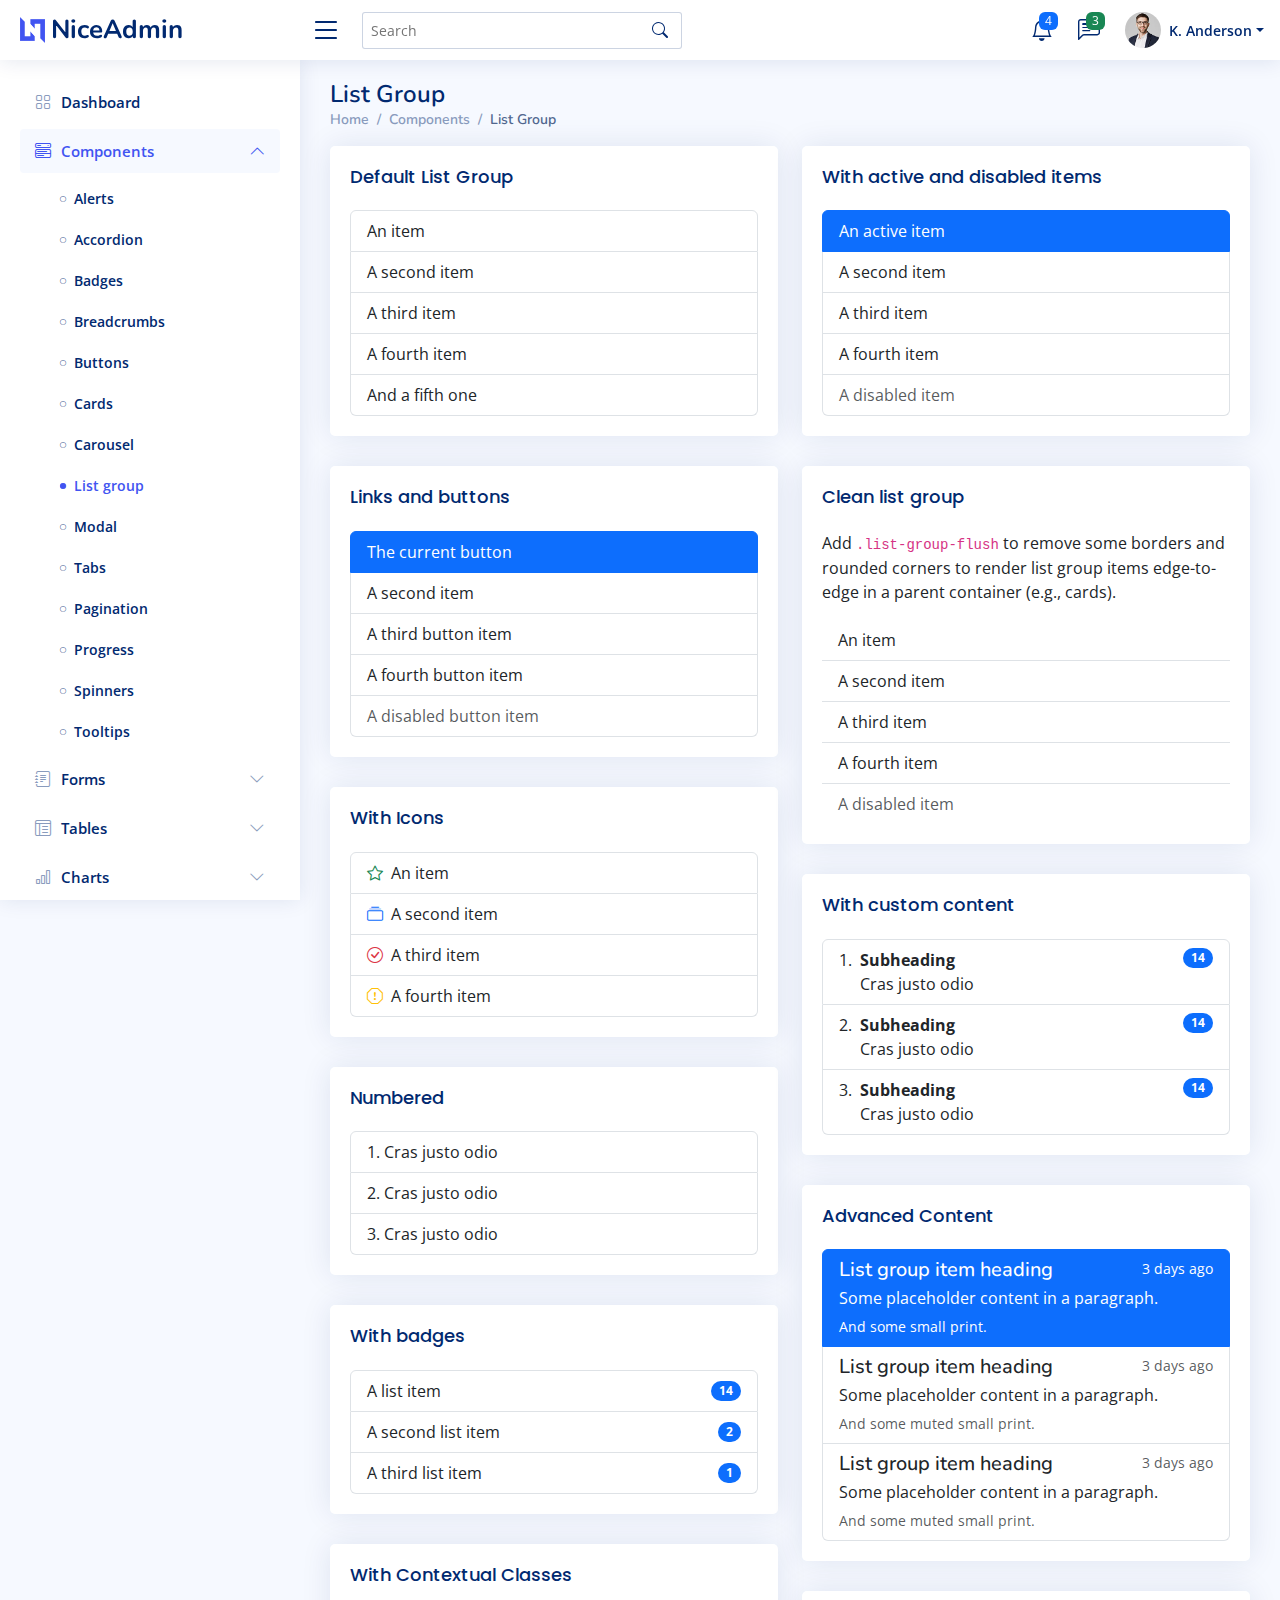
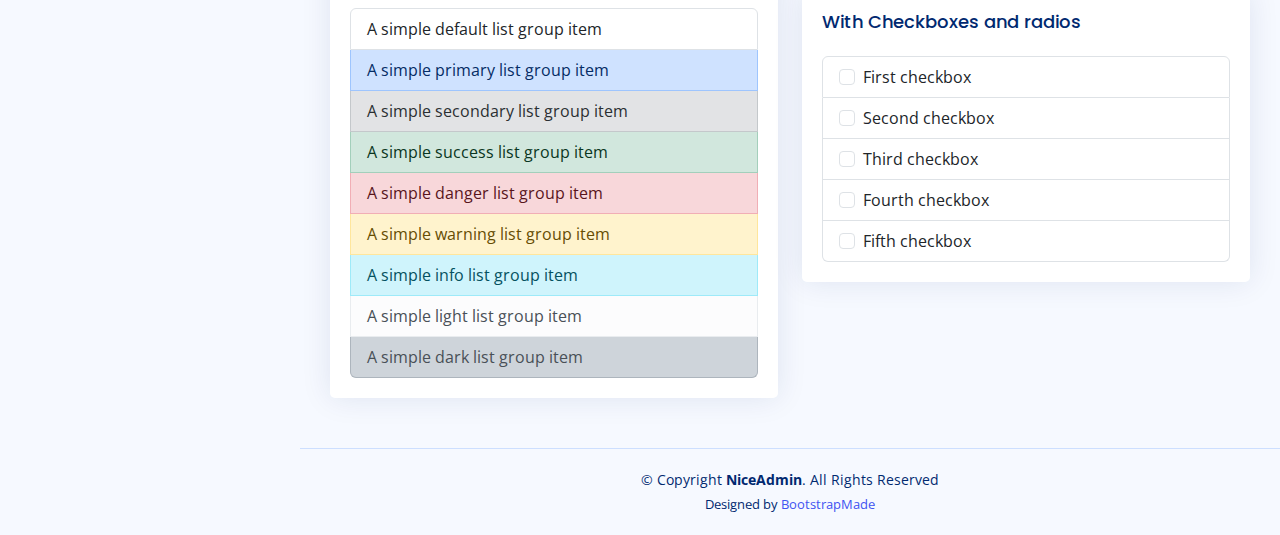
<file: public/admin/components-list-group.html>
<!DOCTYPE html>
<html lang="en">

<head>
  <meta charset="utf-8">
  <meta content="width=device-width, initial-scale=1.0" name="viewport">

  <title>Components / List Group - NiceAdmin Bootstrap Template</title>
  <meta content="" name="description">
  <meta content="" name="keywords">

  <!-- Favicons -->
  <link href="assets/img/favicon.png" rel="icon">
  <link href="assets/img/apple-touch-icon.png" rel="apple-touch-icon">

  <!-- Google Fonts -->
  <link href="https://fonts.gstatic.com" rel="preconnect">
  <link href="https://fonts.googleapis.com/css?family=Open+Sans:300,300i,400,400i,600,600i,700,700i|Nunito:300,300i,400,400i,600,600i,700,700i|Poppins:300,300i,400,400i,500,500i,600,600i,700,700i" rel="stylesheet">

  <!-- Vendor CSS Files -->
  <link href="assets/vendor/bootstrap/css/bootstrap.min.css" rel="stylesheet">
  <link href="assets/vendor/bootstrap-icons/bootstrap-icons.css" rel="stylesheet">
  <link href="assets/vendor/boxicons/css/boxicons.min.css" rel="stylesheet">
  <link href="assets/vendor/quill/quill.snow.css" rel="stylesheet">
  <link href="assets/vendor/quill/quill.bubble.css" rel="stylesheet">
  <link href="assets/vendor/remixicon/remixicon.css" rel="stylesheet">
  <link href="assets/vendor/simple-datatables/style.css" rel="stylesheet">

  <!-- Template Main CSS File -->
  <link href="assets/css/style.css" rel="stylesheet">

  <!-- =======================================================
  * Template Name: NiceAdmin
  * Template URL: https://bootstrapmade.com/nice-admin-bootstrap-admin-html-template/
  * Updated: Apr 20 2024 with Bootstrap v5.3.3
  * Author: BootstrapMade.com
  * License: https://bootstrapmade.com/license/
  ======================================================== -->
</head>

<body>

  <!-- ======= Header ======= -->
  <header id="header" class="header fixed-top d-flex align-items-center">

    <div class="d-flex align-items-center justify-content-between">
      <a href="index.html" class="logo d-flex align-items-center">
        <img src="assets/img/logo.png" alt="">
        <span class="d-none d-lg-block">NiceAdmin</span>
      </a>
      <i class="bi bi-list toggle-sidebar-btn"></i>
    </div><!-- End Logo -->

    <div class="search-bar">
      <form class="search-form d-flex align-items-center" method="POST" action="#">
        <input type="text" name="query" placeholder="Search" title="Enter search keyword">
        <button type="submit" title="Search"><i class="bi bi-search"></i></button>
      </form>
    </div><!-- End Search Bar -->

    <nav class="header-nav ms-auto">
      <ul class="d-flex align-items-center">

        <li class="nav-item d-block d-lg-none">
          <a class="nav-link nav-icon search-bar-toggle " href="#">
            <i class="bi bi-search"></i>
          </a>
        </li><!-- End Search Icon-->

        <li class="nav-item dropdown">

          <a class="nav-link nav-icon" href="#" data-bs-toggle="dropdown">
            <i class="bi bi-bell"></i>
            <span class="badge bg-primary badge-number">4</span>
          </a><!-- End Notification Icon -->

          <ul class="dropdown-menu dropdown-menu-end dropdown-menu-arrow notifications">
            <li class="dropdown-header">
              You have 4 new notifications
              <a href="#"><span class="badge rounded-pill bg-primary p-2 ms-2">View all</span></a>
            </li>
            <li>
              <hr class="dropdown-divider">
            </li>

            <li class="notification-item">
              <i class="bi bi-exclamation-circle text-warning"></i>
              <div>
                <h4>Lorem Ipsum</h4>
                <p>Quae dolorem earum veritatis oditseno</p>
                <p>30 min. ago</p>
              </div>
            </li>

            <li>
              <hr class="dropdown-divider">
            </li>

            <li class="notification-item">
              <i class="bi bi-x-circle text-danger"></i>
              <div>
                <h4>Atque rerum nesciunt</h4>
                <p>Quae dolorem earum veritatis oditseno</p>
                <p>1 hr. ago</p>
              </div>
            </li>

            <li>
              <hr class="dropdown-divider">
            </li>

            <li class="notification-item">
              <i class="bi bi-check-circle text-success"></i>
              <div>
                <h4>Sit rerum fuga</h4>
                <p>Quae dolorem earum veritatis oditseno</p>
                <p>2 hrs. ago</p>
              </div>
            </li>

            <li>
              <hr class="dropdown-divider">
            </li>

            <li class="notification-item">
              <i class="bi bi-info-circle text-primary"></i>
              <div>
                <h4>Dicta reprehenderit</h4>
                <p>Quae dolorem earum veritatis oditseno</p>
                <p>4 hrs. ago</p>
              </div>
            </li>

            <li>
              <hr class="dropdown-divider">
            </li>
            <li class="dropdown-footer">
              <a href="#">Show all notifications</a>
            </li>

          </ul><!-- End Notification Dropdown Items -->

        </li><!-- End Notification Nav -->

        <li class="nav-item dropdown">

          <a class="nav-link nav-icon" href="#" data-bs-toggle="dropdown">
            <i class="bi bi-chat-left-text"></i>
            <span class="badge bg-success badge-number">3</span>
          </a><!-- End Messages Icon -->

          <ul class="dropdown-menu dropdown-menu-end dropdown-menu-arrow messages">
            <li class="dropdown-header">
              You have 3 new messages
              <a href="#"><span class="badge rounded-pill bg-primary p-2 ms-2">View all</span></a>
            </li>
            <li>
              <hr class="dropdown-divider">
            </li>

            <li class="message-item">
              <a href="#">
                <img src="assets/img/messages-1.jpg" alt="" class="rounded-circle">
                <div>
                  <h4>Maria Hudson</h4>
                  <p>Velit asperiores et ducimus soluta repudiandae labore officia est ut...</p>
                  <p>4 hrs. ago</p>
                </div>
              </a>
            </li>
            <li>
              <hr class="dropdown-divider">
            </li>

            <li class="message-item">
              <a href="#">
                <img src="assets/img/messages-2.jpg" alt="" class="rounded-circle">
                <div>
                  <h4>Anna Nelson</h4>
                  <p>Velit asperiores et ducimus soluta repudiandae labore officia est ut...</p>
                  <p>6 hrs. ago</p>
                </div>
              </a>
            </li>
            <li>
              <hr class="dropdown-divider">
            </li>

            <li class="message-item">
              <a href="#">
                <img src="assets/img/messages-3.jpg" alt="" class="rounded-circle">
                <div>
                  <h4>David Muldon</h4>
                  <p>Velit asperiores et ducimus soluta repudiandae labore officia est ut...</p>
                  <p>8 hrs. ago</p>
                </div>
              </a>
            </li>
            <li>
              <hr class="dropdown-divider">
            </li>

            <li class="dropdown-footer">
              <a href="#">Show all messages</a>
            </li>

          </ul><!-- End Messages Dropdown Items -->

        </li><!-- End Messages Nav -->

        <li class="nav-item dropdown pe-3">

          <a class="nav-link nav-profile d-flex align-items-center pe-0" href="#" data-bs-toggle="dropdown">
            <img src="assets/img/profile-img.jpg" alt="Profile" class="rounded-circle">
            <span class="d-none d-md-block dropdown-toggle ps-2">K. Anderson</span>
          </a><!-- End Profile Iamge Icon -->

          <ul class="dropdown-menu dropdown-menu-end dropdown-menu-arrow profile">
            <li class="dropdown-header">
              <h6>Kevin Anderson</h6>
              <span>Web Designer</span>
            </li>
            <li>
              <hr class="dropdown-divider">
            </li>

            <li>
              <a class="dropdown-item d-flex align-items-center" href="users-profile.html">
                <i class="bi bi-person"></i>
                <span>My Profile</span>
              </a>
            </li>
            <li>
              <hr class="dropdown-divider">
            </li>

            <li>
              <a class="dropdown-item d-flex align-items-center" href="users-profile.html">
                <i class="bi bi-gear"></i>
                <span>Account Settings</span>
              </a>
            </li>
            <li>
              <hr class="dropdown-divider">
            </li>

            <li>
              <a class="dropdown-item d-flex align-items-center" href="pages-faq.html">
                <i class="bi bi-question-circle"></i>
                <span>Need Help?</span>
              </a>
            </li>
            <li>
              <hr class="dropdown-divider">
            </li>

            <li>
              <a class="dropdown-item d-flex align-items-center" href="#">
                <i class="bi bi-box-arrow-right"></i>
                <span>Sign Out</span>
              </a>
            </li>

          </ul><!-- End Profile Dropdown Items -->
        </li><!-- End Profile Nav -->

      </ul>
    </nav><!-- End Icons Navigation -->

  </header><!-- End Header -->

  <!-- ======= Sidebar ======= -->
  <aside id="sidebar" class="sidebar">

    <ul class="sidebar-nav" id="sidebar-nav">

      <li class="nav-item">
        <a class="nav-link collapsed" href="index.html">
          <i class="bi bi-grid"></i>
          <span>Dashboard</span>
        </a>
      </li><!-- End Dashboard Nav -->

      <li class="nav-item">
        <a class="nav-link " data-bs-target="#components-nav" data-bs-toggle="collapse" href="#">
          <i class="bi bi-menu-button-wide"></i><span>Components</span><i class="bi bi-chevron-down ms-auto"></i>
        </a>
        <ul id="components-nav" class="nav-content collapse show" data-bs-parent="#sidebar-nav">
          <li>
            <a href="components-alerts.html">
              <i class="bi bi-circle"></i><span>Alerts</span>
            </a>
          </li>
          <li>
            <a href="components-accordion.html">
              <i class="bi bi-circle"></i><span>Accordion</span>
            </a>
          </li>
          <li>
            <a href="components-badges.html">
              <i class="bi bi-circle"></i><span>Badges</span>
            </a>
          </li>
          <li>
            <a href="components-breadcrumbs.html">
              <i class="bi bi-circle"></i><span>Breadcrumbs</span>
            </a>
          </li>
          <li>
            <a href="components-buttons.html">
              <i class="bi bi-circle"></i><span>Buttons</span>
            </a>
          </li>
          <li>
            <a href="components-cards.html">
              <i class="bi bi-circle"></i><span>Cards</span>
            </a>
          </li>
          <li>
            <a href="components-carousel.html">
              <i class="bi bi-circle"></i><span>Carousel</span>
            </a>
          </li>
          <li>
            <a href="components-list-group.html" class="active">
              <i class="bi bi-circle"></i><span>List group</span>
            </a>
          </li>
          <li>
            <a href="components-modal.html">
              <i class="bi bi-circle"></i><span>Modal</span>
            </a>
          </li>
          <li>
            <a href="components-tabs.html">
              <i class="bi bi-circle"></i><span>Tabs</span>
            </a>
          </li>
          <li>
            <a href="components-pagination.html">
              <i class="bi bi-circle"></i><span>Pagination</span>
            </a>
          </li>
          <li>
            <a href="components-progress.html">
              <i class="bi bi-circle"></i><span>Progress</span>
            </a>
          </li>
          <li>
            <a href="components-spinners.html">
              <i class="bi bi-circle"></i><span>Spinners</span>
            </a>
          </li>
          <li>
            <a href="components-tooltips.html">
              <i class="bi bi-circle"></i><span>Tooltips</span>
            </a>
          </li>
        </ul>
      </li><!-- End Components Nav -->

      <li class="nav-item">
        <a class="nav-link collapsed" data-bs-target="#forms-nav" data-bs-toggle="collapse" href="#">
          <i class="bi bi-journal-text"></i><span>Forms</span><i class="bi bi-chevron-down ms-auto"></i>
        </a>
        <ul id="forms-nav" class="nav-content collapse " data-bs-parent="#sidebar-nav">
          <li>
            <a href="forms-elements.html">
              <i class="bi bi-circle"></i><span>Form Elements</span>
            </a>
          </li>
          <li>
            <a href="forms-layouts.html">
              <i class="bi bi-circle"></i><span>Form Layouts</span>
            </a>
          </li>
          <li>
            <a href="forms-editors.html">
              <i class="bi bi-circle"></i><span>Form Editors</span>
            </a>
          </li>
          <li>
            <a href="forms-validation.html">
              <i class="bi bi-circle"></i><span>Form Validation</span>
            </a>
          </li>
        </ul>
      </li><!-- End Forms Nav -->

      <li class="nav-item">
        <a class="nav-link collapsed" data-bs-target="#tables-nav" data-bs-toggle="collapse" href="#">
          <i class="bi bi-layout-text-window-reverse"></i><span>Tables</span><i class="bi bi-chevron-down ms-auto"></i>
        </a>
        <ul id="tables-nav" class="nav-content collapse " data-bs-parent="#sidebar-nav">
          <li>
            <a href="tables-general.html">
              <i class="bi bi-circle"></i><span>General Tables</span>
            </a>
          </li>
          <li>
            <a href="tables-data.html">
              <i class="bi bi-circle"></i><span>Data Tables</span>
            </a>
          </li>
        </ul>
      </li><!-- End Tables Nav -->

      <li class="nav-item">
        <a class="nav-link collapsed" data-bs-target="#charts-nav" data-bs-toggle="collapse" href="#">
          <i class="bi bi-bar-chart"></i><span>Charts</span><i class="bi bi-chevron-down ms-auto"></i>
        </a>
        <ul id="charts-nav" class="nav-content collapse " data-bs-parent="#sidebar-nav">
          <li>
            <a href="charts-chartjs.html">
              <i class="bi bi-circle"></i><span>Chart.js</span>
            </a>
          </li>
          <li>
            <a href="charts-apexcharts.html">
              <i class="bi bi-circle"></i><span>ApexCharts</span>
            </a>
          </li>
          <li>
            <a href="charts-echarts.html">
              <i class="bi bi-circle"></i><span>ECharts</span>
            </a>
          </li>
        </ul>
      </li><!-- End Charts Nav -->

      <li class="nav-item">
        <a class="nav-link collapsed" data-bs-target="#icons-nav" data-bs-toggle="collapse" href="#">
          <i class="bi bi-gem"></i><span>Icons</span><i class="bi bi-chevron-down ms-auto"></i>
        </a>
        <ul id="icons-nav" class="nav-content collapse " data-bs-parent="#sidebar-nav">
          <li>
            <a href="icons-bootstrap.html">
              <i class="bi bi-circle"></i><span>Bootstrap Icons</span>
            </a>
          </li>
          <li>
            <a href="icons-remix.html">
              <i class="bi bi-circle"></i><span>Remix Icons</span>
            </a>
          </li>
          <li>
            <a href="icons-boxicons.html">
              <i class="bi bi-circle"></i><span>Boxicons</span>
            </a>
          </li>
        </ul>
      </li><!-- End Icons Nav -->

      <li class="nav-heading">Pages</li>

      <li class="nav-item">
        <a class="nav-link collapsed" href="users-profile.html">
          <i class="bi bi-person"></i>
          <span>Profile</span>
        </a>
      </li><!-- End Profile Page Nav -->

      <li class="nav-item">
        <a class="nav-link collapsed" href="pages-faq.html">
          <i class="bi bi-question-circle"></i>
          <span>F.A.Q</span>
        </a>
      </li><!-- End F.A.Q Page Nav -->

      <li class="nav-item">
        <a class="nav-link collapsed" href="pages-contact.html">
          <i class="bi bi-envelope"></i>
          <span>Contact</span>
        </a>
      </li><!-- End Contact Page Nav -->

      <li class="nav-item">
        <a class="nav-link collapsed" href="pages-register.html">
          <i class="bi bi-card-list"></i>
          <span>Register</span>
        </a>
      </li><!-- End Register Page Nav -->

      <li class="nav-item">
        <a class="nav-link collapsed" href="pages-login.html">
          <i class="bi bi-box-arrow-in-right"></i>
          <span>Login</span>
        </a>
      </li><!-- End Login Page Nav -->

      <li class="nav-item">
        <a class="nav-link collapsed" href="pages-error-404.html">
          <i class="bi bi-dash-circle"></i>
          <span>Error 404</span>
        </a>
      </li><!-- End Error 404 Page Nav -->

      <li class="nav-item">
        <a class="nav-link collapsed" href="pages-blank.html">
          <i class="bi bi-file-earmark"></i>
          <span>Blank</span>
        </a>
      </li><!-- End Blank Page Nav -->

    </ul>

  </aside><!-- End Sidebar-->

  <main id="main" class="main">

    <div class="pagetitle">
      <h1>List Group</h1>
      <nav>
        <ol class="breadcrumb">
          <li class="breadcrumb-item"><a href="index.html">Home</a></li>
          <li class="breadcrumb-item">Components</li>
          <li class="breadcrumb-item active">List Group</li>
        </ol>
      </nav>
    </div><!-- End Page Title -->

    <section class="section">
      <div class="row">
        <div class="col-lg-6">

          <div class="card">
            <div class="card-body">
              <h5 class="card-title">Default List Group</h5>

              <!-- Default List group -->
              <ul class="list-group">
                <li class="list-group-item">An item</li>
                <li class="list-group-item">A second item</li>
                <li class="list-group-item">A third item</li>
                <li class="list-group-item">A fourth item</li>
                <li class="list-group-item">And a fifth one</li>
              </ul><!-- End Default List group -->

            </div>
          </div>

          <div class="card">
            <div class="card-body">
              <h5 class="card-title">Links and buttons</h5>

              <!-- List group with Links and buttons -->
              <div class="list-group">
                <button type="button" class="list-group-item list-group-item-action active" aria-current="true">
                  The current button
                </button>
                <button type="button" class="list-group-item list-group-item-action">A second item</button>
                <button type="button" class="list-group-item list-group-item-action">A third button item</button>
                <button type="button" class="list-group-item list-group-item-action">A fourth button item</button>
                <button type="button" class="list-group-item list-group-item-action" disabled>A disabled button item</button>
              </div><!-- End List group with Links and buttons -->

            </div>
          </div>

          <div class="card">
            <div class="card-body">
              <h5 class="card-title">With Icons</h5>

              <!-- List group With Icons -->
              <ul class="list-group">
                <li class="list-group-item"><i class="bi bi-star me-1 text-success"></i> An item</li>
                <li class="list-group-item"><i class="bi bi-collection me-1 text-primary"></i> A second item</li>
                <li class="list-group-item"><i class="bi bi-check-circle me-1 text-danger"></i> A third item</li>
                <li class="list-group-item"><i class="bi bi-exclamation-octagon me-1 text-warning"></i> A fourth item</li>
              </ul><!-- End List group With Icons -->

            </div>
          </div>

          <div class="card">
            <div class="card-body">
              <h5 class="card-title">Numbered</h5>

              <!-- List group Numbered -->
              <ol class="list-group list-group-numbered">
                <li class="list-group-item">Cras justo odio</li>
                <li class="list-group-item">Cras justo odio</li>
                <li class="list-group-item">Cras justo odio</li>
              </ol><!-- End List group Numbered -->

            </div>
          </div>

          <div class="card">
            <div class="card-body">
              <h5 class="card-title">With badges</h5>

              <!-- List group With badges -->
              <ul class="list-group">
                <li class="list-group-item d-flex justify-content-between align-items-center">
                  A list item
                  <span class="badge bg-primary rounded-pill">14</span>
                </li>
                <li class="list-group-item d-flex justify-content-between align-items-center">
                  A second list item
                  <span class="badge bg-primary rounded-pill">2</span>
                </li>
                <li class="list-group-item d-flex justify-content-between align-items-center">
                  A third list item
                  <span class="badge bg-primary rounded-pill">1</span>
                </li>
              </ul><!-- End List With badges -->

            </div>
          </div>

          <div class="card">
            <div class="card-body">
              <h5 class="card-title">With Contextual Classes</h5>

              <!-- List group With Contextual classes -->
              <ul class="list-group">
                <li class="list-group-item">A simple default list group item</li>

                <li class="list-group-item list-group-item-primary">A simple primary list group item</li>
                <li class="list-group-item list-group-item-secondary">A simple secondary list group item</li>
                <li class="list-group-item list-group-item-success">A simple success list group item</li>
                <li class="list-group-item list-group-item-danger">A simple danger list group item</li>
                <li class="list-group-item list-group-item-warning">A simple warning list group item</li>
                <li class="list-group-item list-group-item-info">A simple info list group item</li>
                <li class="list-group-item list-group-item-light">A simple light list group item</li>
                <li class="list-group-item list-group-item-dark">A simple dark list group item</li>
              </ul><!-- End List Group With Contextual classes -->

            </div>
          </div>

        </div>

        <div class="col-lg-6">

          <div class="card">
            <div class="card-body">
              <h5 class="card-title">With active and disabled items</h5>

              <!-- List group with active and disabled items -->
              <ul class="list-group">
                <li class="list-group-item active" aria-current="true">An active item</li>
                <li class="list-group-item">A second item</li>
                <li class="list-group-item">A third item</li>
                <li class="list-group-item">A fourth item</li>
                <li class="list-group-item disabled" aria-disabled="true">A disabled item</li>
              </ul><!-- End ist group with active and disabled items -->

            </div>
          </div>

          <div class="card">
            <div class="card-body">
              <h5 class="card-title">Clean list group</h5>
              <p>Add <code>.list-group-flush</code> to remove some borders and rounded corners to render list group items edge-to-edge in a parent container (e.g., cards).</p>

              <!-- List group with active and disabled items -->
              <ul class="list-group list-group-flush">
                <li class="list-group-item">An item</li>
                <li class="list-group-item">A second item</li>
                <li class="list-group-item">A third item</li>
                <li class="list-group-item">A fourth item</li>
                <li class="list-group-item disabled" aria-disabled="true">A disabled item</li>
              </ul><!-- End Clean list group -->

            </div>
          </div>

          <div class="card">
            <div class="card-body">
              <h5 class="card-title">With custom content</h5>

              <!-- List group with custom content -->
              <ol class="list-group list-group-numbered">
                <li class="list-group-item d-flex justify-content-between align-items-start">
                  <div class="ms-2 me-auto">
                    <div class="fw-bold">Subheading</div>
                    Cras justo odio
                  </div>
                  <span class="badge bg-primary rounded-pill">14</span>
                </li>
                <li class="list-group-item d-flex justify-content-between align-items-start">
                  <div class="ms-2 me-auto">
                    <div class="fw-bold">Subheading</div>
                    Cras justo odio
                  </div>
                  <span class="badge bg-primary rounded-pill">14</span>
                </li>
                <li class="list-group-item d-flex justify-content-between align-items-start">
                  <div class="ms-2 me-auto">
                    <div class="fw-bold">Subheading</div>
                    Cras justo odio
                  </div>
                  <span class="badge bg-primary rounded-pill">14</span>
                </li>
              </ol><!-- End with custom content -->

            </div>
          </div>

          <div class="card">
            <div class="card-body">
              <h5 class="card-title">Advanced Content</h5>

              <!-- List group with Advanced Contents -->
              <div class="list-group">
                <a href="#" class="list-group-item list-group-item-action active" aria-current="true">
                  <div class="d-flex w-100 justify-content-between">
                    <h5 class="mb-1">List group item heading</h5>
                    <small>3 days ago</small>
                  </div>
                  <p class="mb-1">Some placeholder content in a paragraph.</p>
                  <small>And some small print.</small>
                </a>
                <a href="#" class="list-group-item list-group-item-action">
                  <div class="d-flex w-100 justify-content-between">
                    <h5 class="mb-1">List group item heading</h5>
                    <small class="text-muted">3 days ago</small>
                  </div>
                  <p class="mb-1">Some placeholder content in a paragraph.</p>
                  <small class="text-muted">And some muted small print.</small>
                </a>
                <a href="#" class="list-group-item list-group-item-action">
                  <div class="d-flex w-100 justify-content-between">
                    <h5 class="mb-1">List group item heading</h5>
                    <small class="text-muted">3 days ago</small>
                  </div>
                  <p class="mb-1">Some placeholder content in a paragraph.</p>
                  <small class="text-muted">And some muted small print.</small>
                </a>
              </div><!-- End List group Advanced Content -->

            </div>
          </div>

          <div class="card">
            <div class="card-body">
              <h5 class="card-title">With Checkboxes and radios</h5>

              <!-- List group With Checkboxes and radios -->
              <ul class="list-group">
                <li class="list-group-item">
                  <input class="form-check-input me-1" type="checkbox" value="" aria-label="...">
                  First checkbox
                </li>
                <li class="list-group-item">
                  <input class="form-check-input me-1" type="checkbox" value="" aria-label="...">
                  Second checkbox
                </li>
                <li class="list-group-item">
                  <input class="form-check-input me-1" type="checkbox" value="" aria-label="...">
                  Third checkbox
                </li>
                <li class="list-group-item">
                  <input class="form-check-input me-1" type="checkbox" value="" aria-label="...">
                  Fourth checkbox
                </li>
                <li class="list-group-item">
                  <input class="form-check-input me-1" type="checkbox" value="" aria-label="...">
                  Fifth checkbox
                </li>
              </ul><!-- End List Checkboxes and radios -->

            </div>
          </div>

        </div>

      </div>
    </section>

  </main><!-- End #main -->

  <!-- ======= Footer ======= -->
  <footer id="footer" class="footer">
    <div class="copyright">
      &copy; Copyright <strong><span>NiceAdmin</span></strong>. All Rights Reserved
    </div>
    <div class="credits">
      <!-- All the links in the footer should remain intact. -->
      <!-- You can delete the links only if you purchased the pro version. -->
      <!-- Licensing information: https://bootstrapmade.com/license/ -->
      <!-- Purchase the pro version with working PHP/AJAX contact form: https://bootstrapmade.com/nice-admin-bootstrap-admin-html-template/ -->
      Designed by <a href="https://bootstrapmade.com/">BootstrapMade</a>
    </div>
  </footer><!-- End Footer -->

  <a href="#" class="back-to-top d-flex align-items-center justify-content-center"><i class="bi bi-arrow-up-short"></i></a>

  <!-- Vendor JS Files -->
  <script src="assets/vendor/apexcharts/apexcharts.min.js"></script>
  <script src="assets/vendor/bootstrap/js/bootstrap.bundle.min.js"></script>
  <script src="assets/vendor/chart.js/chart.umd.js"></script>
  <script src="assets/vendor/echarts/echarts.min.js"></script>
  <script src="assets/vendor/quill/quill.js"></script>
  <script src="assets/vendor/simple-datatables/simple-datatables.js"></script>
  <script src="assets/vendor/tinymce/tinymce.min.js"></script>
  <script src="assets/vendor/php-email-form/validate.js"></script>

  <!-- Template Main JS File -->
  <script src="assets/js/main.js"></script>

</body>

</html>
</file>
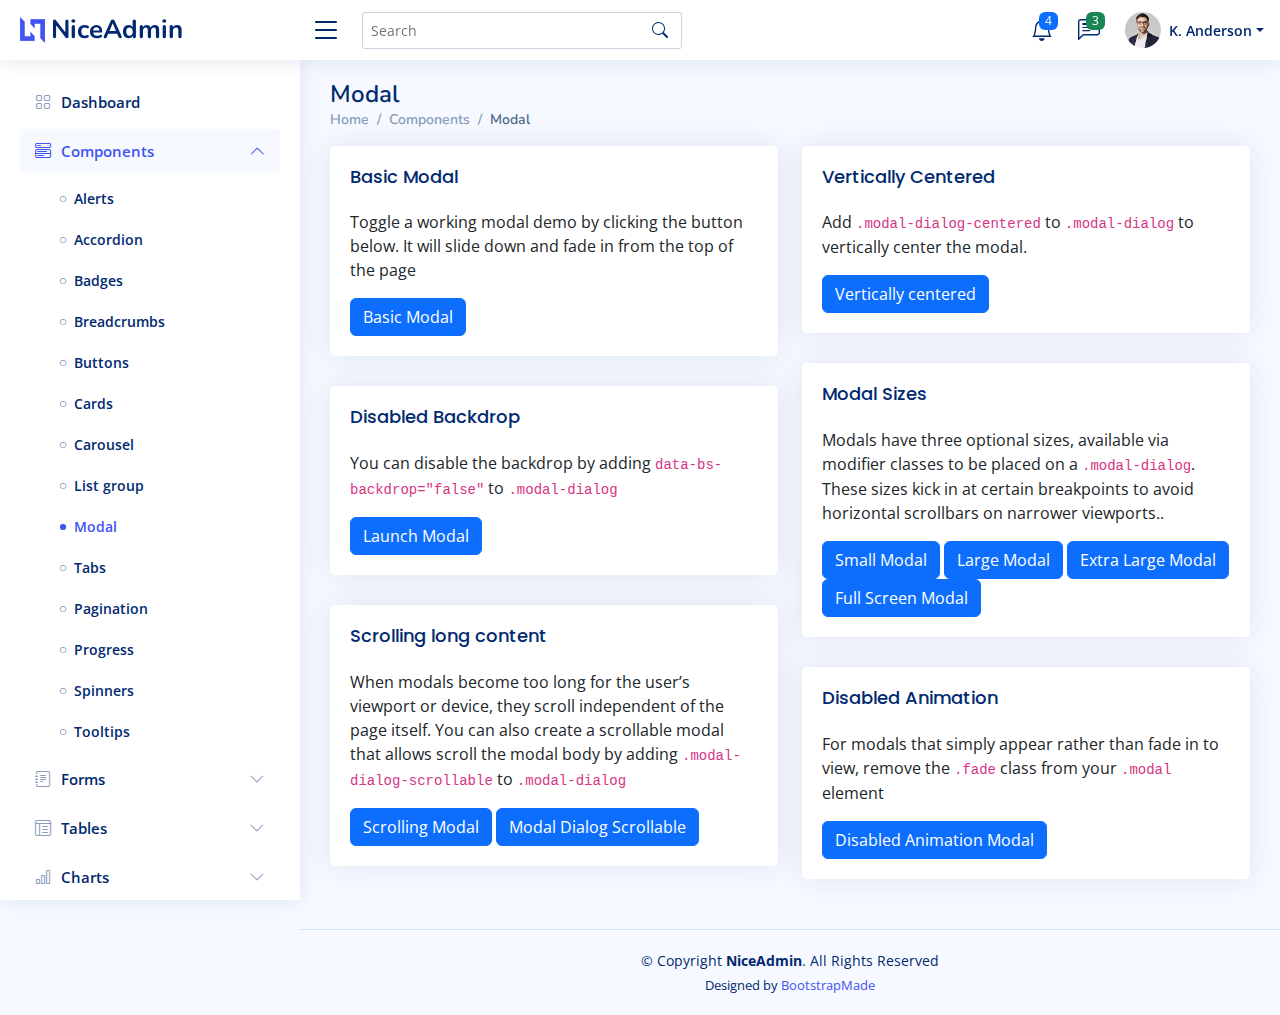
<file: public/admin/components-modal.html>
<!DOCTYPE html>
<html lang="en">

<head>
  <meta charset="utf-8">
  <meta content="width=device-width, initial-scale=1.0" name="viewport">

  <title>Components / Modal - NiceAdmin Bootstrap Template</title>
  <meta content="" name="description">
  <meta content="" name="keywords">

  <!-- Favicons -->
  <link href="assets/img/favicon.png" rel="icon">
  <link href="assets/img/apple-touch-icon.png" rel="apple-touch-icon">

  <!-- Google Fonts -->
  <link href="https://fonts.gstatic.com" rel="preconnect">
  <link
    href="https://fonts.googleapis.com/css?family=Open+Sans:300,300i,400,400i,600,600i,700,700i|Nunito:300,300i,400,400i,600,600i,700,700i|Poppins:300,300i,400,400i,500,500i,600,600i,700,700i"
    rel="stylesheet">

  <!-- Vendor CSS Files -->
  <link href="assets/vendor/bootstrap/css/bootstrap.min.css" rel="stylesheet">
  <link href="assets/vendor/bootstrap-icons/bootstrap-icons.css" rel="stylesheet">
  <link href="assets/vendor/boxicons/css/boxicons.min.css" rel="stylesheet">
  <link href="assets/vendor/quill/quill.snow.css" rel="stylesheet">
  <link href="assets/vendor/quill/quill.bubble.css" rel="stylesheet">
  <link href="assets/vendor/remixicon/remixicon.css" rel="stylesheet">
  <link href="assets/vendor/simple-datatables/style.css" rel="stylesheet">

  <!-- Template Main CSS File -->
  <link href="assets/css/style.css" rel="stylesheet">

  <!-- =======================================================
  * Template Name: NiceAdmin
  * Template URL: https://bootstrapmade.com/nice-admin-bootstrap-admin-html-template/
  * Updated: Apr 20 2024 with Bootstrap v5.3.3
  * Author: BootstrapMade.com
  * License: https://bootstrapmade.com/license/
  ======================================================== -->
</head>

<body>

  <!-- ======= Header ======= -->
  <header id="header" class="header fixed-top d-flex align-items-center">

    <div class="d-flex align-items-center justify-content-between">
      <a href="index.html" class="logo d-flex align-items-center">
        <img src="assets/img/logo.png" alt="">
        <span class="d-none d-lg-block">NiceAdmin</span>
      </a>
      <i class="bi bi-list toggle-sidebar-btn"></i>
    </div><!-- End Logo -->

    <div class="search-bar">
      <form class="search-form d-flex align-items-center" method="POST" action="#">
        <input type="text" name="query" placeholder="Search" title="Enter search keyword">
        <button type="submit" title="Search"><i class="bi bi-search"></i></button>
      </form>
    </div><!-- End Search Bar -->

    <nav class="header-nav ms-auto">
      <ul class="d-flex align-items-center">

        <li class="nav-item d-block d-lg-none">
          <a class="nav-link nav-icon search-bar-toggle " href="#">
            <i class="bi bi-search"></i>
          </a>
        </li><!-- End Search Icon-->

        <li class="nav-item dropdown">

          <a class="nav-link nav-icon" href="#" data-bs-toggle="dropdown">
            <i class="bi bi-bell"></i>
            <span class="badge bg-primary badge-number">4</span>
          </a><!-- End Notification Icon -->

          <ul class="dropdown-menu dropdown-menu-end dropdown-menu-arrow notifications">
            <li class="dropdown-header">
              You have 4 new notifications
              <a href="#"><span class="badge rounded-pill bg-primary p-2 ms-2">View all</span></a>
            </li>
            <li>
              <hr class="dropdown-divider">
            </li>

            <li class="notification-item">
              <i class="bi bi-exclamation-circle text-warning"></i>
              <div>
                <h4>Lorem Ipsum</h4>
                <p>Quae dolorem earum veritatis oditseno</p>
                <p>30 min. ago</p>
              </div>
            </li>

            <li>
              <hr class="dropdown-divider">
            </li>

            <li class="notification-item">
              <i class="bi bi-x-circle text-danger"></i>
              <div>
                <h4>Atque rerum nesciunt</h4>
                <p>Quae dolorem earum veritatis oditseno</p>
                <p>1 hr. ago</p>
              </div>
            </li>

            <li>
              <hr class="dropdown-divider">
            </li>

            <li class="notification-item">
              <i class="bi bi-check-circle text-success"></i>
              <div>
                <h4>Sit rerum fuga</h4>
                <p>Quae dolorem earum veritatis oditseno</p>
                <p>2 hrs. ago</p>
              </div>
            </li>

            <li>
              <hr class="dropdown-divider">
            </li>

            <li class="notification-item">
              <i class="bi bi-info-circle text-primary"></i>
              <div>
                <h4>Dicta reprehenderit</h4>
                <p>Quae dolorem earum veritatis oditseno</p>
                <p>4 hrs. ago</p>
              </div>
            </li>

            <li>
              <hr class="dropdown-divider">
            </li>
            <li class="dropdown-footer">
              <a href="#">Show all notifications</a>
            </li>

          </ul><!-- End Notification Dropdown Items -->

        </li><!-- End Notification Nav -->

        <li class="nav-item dropdown">

          <a class="nav-link nav-icon" href="#" data-bs-toggle="dropdown">
            <i class="bi bi-chat-left-text"></i>
            <span class="badge bg-success badge-number">3</span>
          </a><!-- End Messages Icon -->

          <ul class="dropdown-menu dropdown-menu-end dropdown-menu-arrow messages">
            <li class="dropdown-header">
              You have 3 new messages
              <a href="#"><span class="badge rounded-pill bg-primary p-2 ms-2">View all</span></a>
            </li>
            <li>
              <hr class="dropdown-divider">
            </li>

            <li class="message-item">
              <a href="#">
                <img src="assets/img/messages-1.jpg" alt="" class="rounded-circle">
                <div>
                  <h4>Maria Hudson</h4>
                  <p>Velit asperiores et ducimus soluta repudiandae labore officia est ut...</p>
                  <p>4 hrs. ago</p>
                </div>
              </a>
            </li>
            <li>
              <hr class="dropdown-divider">
            </li>

            <li class="message-item">
              <a href="#">
                <img src="assets/img/messages-2.jpg" alt="" class="rounded-circle">
                <div>
                  <h4>Anna Nelson</h4>
                  <p>Velit asperiores et ducimus soluta repudiandae labore officia est ut...</p>
                  <p>6 hrs. ago</p>
                </div>
              </a>
            </li>
            <li>
              <hr class="dropdown-divider">
            </li>

            <li class="message-item">
              <a href="#">
                <img src="assets/img/messages-3.jpg" alt="" class="rounded-circle">
                <div>
                  <h4>David Muldon</h4>
                  <p>Velit asperiores et ducimus soluta repudiandae labore officia est ut...</p>
                  <p>8 hrs. ago</p>
                </div>
              </a>
            </li>
            <li>
              <hr class="dropdown-divider">
            </li>

            <li class="dropdown-footer">
              <a href="#">Show all messages</a>
            </li>

          </ul><!-- End Messages Dropdown Items -->

        </li><!-- End Messages Nav -->

        <li class="nav-item dropdown pe-3">

          <a class="nav-link nav-profile d-flex align-items-center pe-0" href="#" data-bs-toggle="dropdown">
            <img src="assets/img/profile-img.jpg" alt="Profile" class="rounded-circle">
            <span class="d-none d-md-block dropdown-toggle ps-2">K. Anderson</span>
          </a><!-- End Profile Iamge Icon -->

          <ul class="dropdown-menu dropdown-menu-end dropdown-menu-arrow profile">
            <li class="dropdown-header">
              <h6>Kevin Anderson</h6>
              <span>Web Designer</span>
            </li>
            <li>
              <hr class="dropdown-divider">
            </li>

            <li>
              <a class="dropdown-item d-flex align-items-center" href="users-profile.html">
                <i class="bi bi-person"></i>
                <span>My Profile</span>
              </a>
            </li>
            <li>
              <hr class="dropdown-divider">
            </li>

            <li>
              <a class="dropdown-item d-flex align-items-center" href="users-profile.html">
                <i class="bi bi-gear"></i>
                <span>Account Settings</span>
              </a>
            </li>
            <li>
              <hr class="dropdown-divider">
            </li>

            <li>
              <a class="dropdown-item d-flex align-items-center" href="pages-faq.html">
                <i class="bi bi-question-circle"></i>
                <span>Need Help?</span>
              </a>
            </li>
            <li>
              <hr class="dropdown-divider">
            </li>

            <li>
              <a class="dropdown-item d-flex align-items-center" href="#">
                <i class="bi bi-box-arrow-right"></i>
                <span>Sign Out</span>
              </a>
            </li>

          </ul><!-- End Profile Dropdown Items -->
        </li><!-- End Profile Nav -->

      </ul>
    </nav><!-- End Icons Navigation -->

  </header><!-- End Header -->

  <!-- ======= Sidebar ======= -->
  <aside id="sidebar" class="sidebar">

    <ul class="sidebar-nav" id="sidebar-nav">

      <li class="nav-item">
        <a class="nav-link collapsed" href="index.html">
          <i class="bi bi-grid"></i>
          <span>Dashboard</span>
        </a>
      </li><!-- End Dashboard Nav -->

      <li class="nav-item">
        <a class="nav-link " data-bs-target="#components-nav" data-bs-toggle="collapse" href="#">
          <i class="bi bi-menu-button-wide"></i><span>Components</span><i class="bi bi-chevron-down ms-auto"></i>
        </a>
        <ul id="components-nav" class="nav-content collapse show" data-bs-parent="#sidebar-nav">
          <li>
            <a href="components-alerts.html">
              <i class="bi bi-circle"></i><span>Alerts</span>
            </a>
          </li>
          <li>
            <a href="components-accordion.html">
              <i class="bi bi-circle"></i><span>Accordion</span>
            </a>
          </li>
          <li>
            <a href="components-badges.html">
              <i class="bi bi-circle"></i><span>Badges</span>
            </a>
          </li>
          <li>
            <a href="components-breadcrumbs.html">
              <i class="bi bi-circle"></i><span>Breadcrumbs</span>
            </a>
          </li>
          <li>
            <a href="components-buttons.html">
              <i class="bi bi-circle"></i><span>Buttons</span>
            </a>
          </li>
          <li>
            <a href="components-cards.html">
              <i class="bi bi-circle"></i><span>Cards</span>
            </a>
          </li>
          <li>
            <a href="components-carousel.html">
              <i class="bi bi-circle"></i><span>Carousel</span>
            </a>
          </li>
          <li>
            <a href="components-list-group.html">
              <i class="bi bi-circle"></i><span>List group</span>
            </a>
          </li>
          <li>
            <a href="components-modal.html" class="active">
              <i class="bi bi-circle"></i><span>Modal</span>
            </a>
          </li>
          <li>
            <a href="components-tabs.html">
              <i class="bi bi-circle"></i><span>Tabs</span>
            </a>
          </li>
          <li>
            <a href="components-pagination.html">
              <i class="bi bi-circle"></i><span>Pagination</span>
            </a>
          </li>
          <li>
            <a href="components-progress.html">
              <i class="bi bi-circle"></i><span>Progress</span>
            </a>
          </li>
          <li>
            <a href="components-spinners.html">
              <i class="bi bi-circle"></i><span>Spinners</span>
            </a>
          </li>
          <li>
            <a href="components-tooltips.html">
              <i class="bi bi-circle"></i><span>Tooltips</span>
            </a>
          </li>
        </ul>
      </li><!-- End Components Nav -->

      <li class="nav-item">
        <a class="nav-link collapsed" data-bs-target="#forms-nav" data-bs-toggle="collapse" href="#">
          <i class="bi bi-journal-text"></i><span>Forms</span><i class="bi bi-chevron-down ms-auto"></i>
        </a>
        <ul id="forms-nav" class="nav-content collapse " data-bs-parent="#sidebar-nav">
          <li>
            <a href="forms-elements.html">
              <i class="bi bi-circle"></i><span>Form Elements</span>
            </a>
          </li>
          <li>
            <a href="forms-layouts.html">
              <i class="bi bi-circle"></i><span>Form Layouts</span>
            </a>
          </li>
          <li>
            <a href="forms-editors.html">
              <i class="bi bi-circle"></i><span>Form Editors</span>
            </a>
          </li>
          <li>
            <a href="forms-validation.html">
              <i class="bi bi-circle"></i><span>Form Validation</span>
            </a>
          </li>
        </ul>
      </li><!-- End Forms Nav -->

      <li class="nav-item">
        <a class="nav-link collapsed" data-bs-target="#tables-nav" data-bs-toggle="collapse" href="#">
          <i class="bi bi-layout-text-window-reverse"></i><span>Tables</span><i class="bi bi-chevron-down ms-auto"></i>
        </a>
        <ul id="tables-nav" class="nav-content collapse " data-bs-parent="#sidebar-nav">
          <li>
            <a href="tables-general.html">
              <i class="bi bi-circle"></i><span>General Tables</span>
            </a>
          </li>
          <li>
            <a href="tables-data.html">
              <i class="bi bi-circle"></i><span>Data Tables</span>
            </a>
          </li>
        </ul>
      </li><!-- End Tables Nav -->

      <li class="nav-item">
        <a class="nav-link collapsed" data-bs-target="#charts-nav" data-bs-toggle="collapse" href="#">
          <i class="bi bi-bar-chart"></i><span>Charts</span><i class="bi bi-chevron-down ms-auto"></i>
        </a>
        <ul id="charts-nav" class="nav-content collapse " data-bs-parent="#sidebar-nav">
          <li>
            <a href="charts-chartjs.html">
              <i class="bi bi-circle"></i><span>Chart.js</span>
            </a>
          </li>
          <li>
            <a href="charts-apexcharts.html">
              <i class="bi bi-circle"></i><span>ApexCharts</span>
            </a>
          </li>
          <li>
            <a href="charts-echarts.html">
              <i class="bi bi-circle"></i><span>ECharts</span>
            </a>
          </li>
        </ul>
      </li><!-- End Charts Nav -->

      <li class="nav-item">
        <a class="nav-link collapsed" data-bs-target="#icons-nav" data-bs-toggle="collapse" href="#">
          <i class="bi bi-gem"></i><span>Icons</span><i class="bi bi-chevron-down ms-auto"></i>
        </a>
        <ul id="icons-nav" class="nav-content collapse " data-bs-parent="#sidebar-nav">
          <li>
            <a href="icons-bootstrap.html">
              <i class="bi bi-circle"></i><span>Bootstrap Icons</span>
            </a>
          </li>
          <li>
            <a href="icons-remix.html">
              <i class="bi bi-circle"></i><span>Remix Icons</span>
            </a>
          </li>
          <li>
            <a href="icons-boxicons.html">
              <i class="bi bi-circle"></i><span>Boxicons</span>
            </a>
          </li>
        </ul>
      </li><!-- End Icons Nav -->

      <li class="nav-heading">Pages</li>

      <li class="nav-item">
        <a class="nav-link collapsed" href="users-profile.html">
          <i class="bi bi-person"></i>
          <span>Profile</span>
        </a>
      </li><!-- End Profile Page Nav -->

      <li class="nav-item">
        <a class="nav-link collapsed" href="pages-faq.html">
          <i class="bi bi-question-circle"></i>
          <span>F.A.Q</span>
        </a>
      </li><!-- End F.A.Q Page Nav -->

      <li class="nav-item">
        <a class="nav-link collapsed" href="pages-contact.html">
          <i class="bi bi-envelope"></i>
          <span>Contact</span>
        </a>
      </li><!-- End Contact Page Nav -->

      <li class="nav-item">
        <a class="nav-link collapsed" href="pages-register.html">
          <i class="bi bi-card-list"></i>
          <span>Register</span>
        </a>
      </li><!-- End Register Page Nav -->

      <li class="nav-item">
        <a class="nav-link collapsed" href="pages-login.html">
          <i class="bi bi-box-arrow-in-right"></i>
          <span>Login</span>
        </a>
      </li><!-- End Login Page Nav -->

      <li class="nav-item">
        <a class="nav-link collapsed" href="pages-error-404.html">
          <i class="bi bi-dash-circle"></i>
          <span>Error 404</span>
        </a>
      </li><!-- End Error 404 Page Nav -->

      <li class="nav-item">
        <a class="nav-link collapsed" href="pages-blank.html">
          <i class="bi bi-file-earmark"></i>
          <span>Blank</span>
        </a>
      </li><!-- End Blank Page Nav -->

    </ul>

  </aside><!-- End Sidebar-->

  <main id="main" class="main">

    <div class="pagetitle">
      <h1>Modal</h1>
      <nav>
        <ol class="breadcrumb">
          <li class="breadcrumb-item"><a href="index.html">Home</a></li>
          <li class="breadcrumb-item">Components</li>
          <li class="breadcrumb-item active">Modal</li>
        </ol>
      </nav>
    </div><!-- End Page Title -->

    <section class="section">
      <div class="row">
        <div class="col-lg-6">

          <div class="card">
            <div class="card-body">
              <h5 class="card-title">Basic Modal</h5>
              <p>Toggle a working modal demo by clicking the button below. It will slide down and fade in from the top
                of the page</p>

              <!-- Basic Modal -->
              <button type="button" class="btn btn-primary" data-bs-toggle="modal" data-bs-target="#basicModal">
                Basic Modal
              </button>
              <div class="modal fade" id="basicModal" tabindex="-1">
                <div class="modal-dialog">
                  <div class="modal-content">
                    <div class="modal-header">
                      <h5 class="modal-title">Basic Modal</h5>
                      <button type="button" class="btn-close" data-bs-dismiss="modal" aria-label="Close"></button>
                    </div>
                    <div class="modal-body">
                      Non omnis incidunt qui sed occaecati magni asperiores est mollitia. Soluta at et reprehenderit.
                      Placeat autem numquam et fuga numquam. Tempora in facere consequatur sit dolor ipsum. Consequatur
                      nemo amet incidunt est facilis. Dolorem neque recusandae quo sit molestias sint dignissimos.
                    </div>
                    <div class="modal-footer">
                      <button type="button" class="btn btn-secondary" data-bs-dismiss="modal">Close</button>
                      <button type="button" class="btn btn-primary">Save changes</button>
                    </div>
                  </div>
                </div>
              </div><!-- End Basic Modal-->

            </div>
          </div>

          <div class="card">
            <div class="card-body">
              <h5 class="card-title">Disabled Backdrop</h5>
              <p>You can disable the backdrop by adding <code>data-bs-backdrop="false"</code> to
                <code>.modal-dialog</code></p>

              <!-- Disabled Backdrop Modal -->
              <button type="button" class="btn btn-primary" data-bs-toggle="modal" data-bs-target="#disablebackdrop">
                Launch Modal
              </button>
              <div class="modal fade" id="disablebackdrop" tabindex="-1" data-bs-backdrop="false">
                <div class="modal-dialog">
                  <div class="modal-content">
                    <div class="modal-header">
                      <h5 class="modal-title">Disabled Backdrop</h5>
                      <button type="button" class="btn-close" data-bs-dismiss="modal" aria-label="Close"></button>
                    </div>
                    <div class="modal-body">
                      Non omnis incidunt qui sed occaecati magni asperiores est mollitia. Soluta at et reprehenderit.
                      Placeat autem numquam et fuga numquam. Tempora in facere consequatur sit dolor ipsum. Consequatur
                      nemo amet incidunt est facilis. Dolorem neque recusandae quo sit molestias sint dignissimos.
                    </div>
                    <div class="modal-footer">
                      <button type="button" class="btn btn-secondary" data-bs-dismiss="modal">Close</button>
                      <button type="button" class="btn btn-primary">Save changes</button>
                    </div>
                  </div>
                </div>
              </div><!-- End Disabled Backdrop Modal-->

            </div>
          </div>

          <div class="card">
            <div class="card-body">
              <h5 class="card-title">Scrolling long content</h5>
              <p>When modals become too long for the user’s viewport or device, they scroll independent of the page
                itself. You can also create a scrollable modal that allows scroll the modal body by adding
                <code>.modal-dialog-scrollable</code> to <code>.modal-dialog</code></p>

              <!-- Scrolling Modal -->
              <button type="button" class="btn btn-primary" data-bs-toggle="modal" data-bs-target="#scrollingModal">
                Scrolling Modal
              </button>
              <div class="modal fade" id="scrollingModal" tabindex="-1">
                <div class="modal-dialog">
                  <div class="modal-content">
                    <div class="modal-header">
                      <h5 class="modal-title">Scrolling Modal</h5>
                      <button type="button" class="btn-close" data-bs-dismiss="modal" aria-label="Close"></button>
                    </div>
                    <div class="modal-body" style="min-height: 1500px;">
                      Non omnis incidunt qui sed occaecati magni asperiores est mollitia. Soluta at et reprehenderit.
                      Placeat autem numquam et fuga numquam. Tempora in facere consequatur sit dolor ipsum. Consequatur
                      nemo amet incidunt est facilis. Dolorem neque recusandae quo sit molestias sint dignissimos.
                    </div>
                    <div class="modal-footer">
                      <button type="button" class="btn btn-secondary" data-bs-dismiss="modal">Close</button>
                      <button type="button" class="btn btn-primary">Save changes</button>
                    </div>
                  </div>
                </div>
              </div><!-- End Scrolling Modal-->

              <!-- Modal Dialog Scrollable -->
              <button type="button" class="btn btn-primary" data-bs-toggle="modal"
                data-bs-target="#modalDialogScrollable">
                Modal Dialog Scrollable
              </button>
              <div class="modal fade" id="modalDialogScrollable" tabindex="-1">
                <div class="modal-dialog modal-dialog-scrollable">
                  <div class="modal-content">
                    <div class="modal-header">
                      <h5 class="modal-title">Modal Dialog Scrollable</h5>
                      <button type="button" class="btn-close" data-bs-dismiss="modal" aria-label="Close"></button>
                    </div>
                    <div class="modal-body">
                      Non omnis incidunt qui sed occaecati magni asperiores est mollitia. Soluta at et reprehenderit.
                      Placeat autem numquam et fuga numquam. Tempora in facere consequatur sit dolor ipsum. Consequatur
                      nemo amet incidunt est facilis. Dolorem neque recusandae quo sit molestias sint dignissimos.
                      <br><br><br><br><br><br><br><br><br><br><br><br><br><br><br><br><br><br><br><br><br><br><br><br><br><br><br><br><br><br><br><br><br><br><br><br><br><br><br><br>
                      This content should appear at the bottom after you scroll.
                    </div>
                    <div class="modal-footer">
                      <button type="button" class="btn btn-secondary" data-bs-dismiss="modal">Close</button>
                      <button type="button" class="btn btn-primary">Save changes</button>
                    </div>
                  </div>
                </div>
              </div><!-- End Modal Dialog Scrollable-->

            </div>
          </div>

        </div>

        <div class="col-lg-6">

          <div class="card">
            <div class="card-body">
              <h5 class="card-title">Vertically Centered</h5>
              <p>Add <code>.modal-dialog-centered</code> to <code>.modal-dialog</code> to vertically center the modal.
              </p>

              <!-- Vertically centered Modal -->
              <button type="button" class="btn btn-primary" data-bs-toggle="modal" data-bs-target="#verticalycentered">
                Vertically centered
              </button>
              <div class="modal fade" id="verticalycentered" tabindex="-1">
                <div class="modal-dialog modal-dialog-centered">
                  <div class="modal-content">
                    <div class="modal-header">
                      <h5 class="modal-title">Vertically Centered</h5>
                      <button type="button" class="btn-close" data-bs-dismiss="modal" aria-label="Close"></button>
                    </div>
                    <div class="modal-body">
                      Non omnis incidunt qui sed occaecati magni asperiores est mollitia. Soluta at et reprehenderit.
                      Placeat autem numquam et fuga numquam. Tempora in facere consequatur sit dolor ipsum. Consequatur
                      nemo amet incidunt est facilis. Dolorem neque recusandae quo sit molestias sint dignissimos.
                    </div>
                    <div class="modal-footer">
                      <button type="button" class="btn btn-secondary" data-bs-dismiss="modal">Close</button>
                      <button type="button" class="btn btn-primary">Save changes</button>
                    </div>
                  </div>
                </div>
              </div><!-- End Vertically centered Modal-->

            </div>
          </div>

          <div class="card">
            <div class="card-body">
              <h5 class="card-title">Modal Sizes</h5>
              <p>Modals have three optional sizes, available via modifier classes to be placed on a
                <code>.modal-dialog</code>. These sizes kick in at certain breakpoints to avoid horizontal scrollbars on
                narrower viewports..</p>

              <!-- Small Modal -->
              <button type="button" class="btn btn-primary" data-bs-toggle="modal" data-bs-target="#smallModal">
                Small Modal
              </button>

              <div class="modal fade" id="smallModal" tabindex="-1">
                <div class="modal-dialog modal-sm">
                  <div class="modal-content">
                    <div class="modal-header">
                      <h5 class="modal-title">Small Modal</h5>
                      <button type="button" class="btn-close" data-bs-dismiss="modal" aria-label="Close"></button>
                    </div>
                    <div class="modal-body">
                      Non omnis incidunt qui sed occaecati magni asperiores est mollitia. Soluta at et reprehenderit.
                      Placeat autem numquam et fuga numquam. Tempora in facere consequatur sit dolor ipsum. Consequatur
                      nemo amet incidunt est facilis. Dolorem neque recusandae quo sit molestias sint dignissimos.
                    </div>
                    <div class="modal-footer">
                      <button type="button" class="btn btn-secondary" data-bs-dismiss="modal">Close</button>
                      <button type="button" class="btn btn-primary">Save changes</button>
                    </div>
                  </div>
                </div>
              </div><!-- End Small Modal-->

              <!-- Large Modal -->
              <button type="button" class="btn btn-primary" data-bs-toggle="modal" data-bs-target="#largeModal">
                Large Modal
              </button>

              <div class="modal fade" id="largeModal" tabindex="-1">
                <div class="modal-dialog modal-lg">
                  <div class="modal-content">
                    <div class="modal-header">
                      <h5 class="modal-title">Large Modal</h5>
                      <button type="button" class="btn-close" data-bs-dismiss="modal" aria-label="Close"></button>
                    </div>
                    <div class="modal-body">
                      Non omnis incidunt qui sed occaecati magni asperiores est mollitia. Soluta at et reprehenderit.
                      Placeat autem numquam et fuga numquam. Tempora in facere consequatur sit dolor ipsum. Consequatur
                      nemo amet incidunt est facilis. Dolorem neque recusandae quo sit molestias sint dignissimos.
                    </div>
                    <div class="modal-footer">
                      <button type="button" class="btn btn-secondary" data-bs-dismiss="modal">Close</button>
                      <button type="button" class="btn btn-primary">Save changes</button>
                    </div>
                  </div>
                </div>
              </div><!-- End Large Modal-->

              <!-- href="{{ route("admin.shops.create") }}" -->

              <!-- Extra Large Modal -->
              <button type="button" class="btn btn-primary" data-bs-toggle="modal" data-bs-target="#ExtralargeModal">
                Extra Large Modal
              </button>

              <div class="modal fade" id="ExtralargeModal" tabindex="-1">
                <div class="modal-dialog modal-xl">
                  <div class="modal-content">
                    <div class="modal-header">
                      <h5 class="modal-title">Extra Large Modal</h5>
                      <button type="button" class="btn-close" data-bs-dismiss="modal" aria-label="Close"></button>
                    </div>
                    <div class="modal-body">
                      Non omnis incidunt qui sed occaecati magni asperiores est mollitia. Soluta at et reprehenderit.
                      Placeat autem numquam et fuga numquam. Tempora in facere consequatur sit dolor ipsum. Consequatur
                      nemo amet incidunt est facilis. Dolorem neque recusandae quo sit molestias sint dignissimos.
                    </div>
                    <div class="modal-footer">
                      <button type="button" class="btn btn-secondary" data-bs-dismiss="modal">Close</button>
                      <button type="button" class="btn btn-primary">Save changes</button>
                    </div>
                  </div>
                </div>
              </div><!-- End Extra Large Modal-->

              <!-- Full Screen Modal -->
              <button type="button" class="btn btn-primary" data-bs-toggle="modal" data-bs-target="#fullscreenModal">
                Full Screen Modal
              </button>

              <div class="modal fade" id="fullscreenModal" tabindex="-1">
                <div class="modal-dialog modal-fullscreen">
                  <div class="modal-content">
                    <div class="modal-header">
                      <h5 class="modal-title">Full Screen Modal</h5>
                      <button type="button" class="btn-close" data-bs-dismiss="modal" aria-label="Close"></button>
                    </div>
                    <div class="modal-body">
                      Non omnis incidunt qui sed occaecati magni asperiores est mollitia. Soluta at et reprehenderit.
                      Placeat autem numquam et fuga numquam. Tempora in facere consequatur sit dolor ipsum. Consequatur
                      nemo amet incidunt est facilis. Dolorem neque recusandae quo sit molestias sint dignissimos.
                    </div>
                    <div class="modal-footer">
                      <button type="button" class="btn btn-secondary" data-bs-dismiss="modal">Close</button>
                      <button type="button" class="btn btn-primary">Save changes</button>
                    </div>
                  </div>
                </div>
              </div><!-- End Full Screen Modal-->

            </div>
          </div>

          <div class="card">
            <div class="card-body">
              <h5 class="card-title">Disabled Animation</h5>
              <p>For modals that simply appear rather than fade in to view, remove the <code>.fade</code> class from
                your <code>.modal</code> element </p>

              <!-- Disabled Animation Modal -->
              <button type="button" class="btn btn-primary" data-bs-toggle="modal" data-bs-target="#disabledAnimation">
                Disabled Animation Modal
              </button>
              <div class="modal" id="disabledAnimation" tabindex="-1">
                <div class="modal-dialog">
                  <div class="modal-content">
                    <div class="modal-header">
                      <h5 class="modal-title">Disabled Animation Modal</h5>
                      <button type="button" class="btn-close" data-bs-dismiss="modal" aria-label="Close"></button>
                    </div>
                    <div class="modal-body">
                      Non omnis incidunt qui sed occaecati magni asperiores est mollitia. Soluta at et reprehenderit.
                      Placeat autem numquam et fuga numquam. Tempora in facere consequatur sit dolor ipsum. Consequatur
                      nemo amet incidunt est facilis. Dolorem neque recusandae quo sit molestias sint dignissimos.
                    </div>
                    <div class="modal-footer">
                      <button type="button" class="btn btn-secondary" data-bs-dismiss="modal">Close</button>
                      <button type="button" class="btn btn-primary">Save changes</button>
                    </div>
                  </div>
                </div>
              </div><!-- End Disabled Animation Modal-->

            </div>
          </div>

        </div>
      </div>
    </section>

  </main><!-- End #main -->

  <!-- ======= Footer ======= -->
  <footer id="footer" class="footer">
    <div class="copyright">
      &copy; Copyright <strong><span>NiceAdmin</span></strong>. All Rights Reserved
    </div>
    <div class="credits">
      <!-- All the links in the footer should remain intact. -->
      <!-- You can delete the links only if you purchased the pro version. -->
      <!-- Licensing information: https://bootstrapmade.com/license/ -->
      <!-- Purchase the pro version with working PHP/AJAX contact form: https://bootstrapmade.com/nice-admin-bootstrap-admin-html-template/ -->
      Designed by <a href="https://bootstrapmade.com/">BootstrapMade</a>
    </div>
  </footer><!-- End Footer -->

  <a href="#" class="back-to-top d-flex align-items-center justify-content-center"><i
      class="bi bi-arrow-up-short"></i></a>

  <!-- Vendor JS Files -->
  <script src="assets/vendor/apexcharts/apexcharts.min.js"></script>
  <script src="assets/vendor/bootstrap/js/bootstrap.bundle.min.js"></script>
  <script src="assets/vendor/chart.js/chart.umd.js"></script>
  <script src="assets/vendor/echarts/echarts.min.js"></script>
  <script src="assets/vendor/quill/quill.js"></script>
  <script src="assets/vendor/simple-datatables/simple-datatables.js"></script>
  <script src="assets/vendor/tinymce/tinymce.min.js"></script>
  <script src="assets/vendor/php-email-form/validate.js"></script>

  <!-- Template Main JS File -->
  <script src="assets/js/main.js"></script>

</body>

</html>
</file>
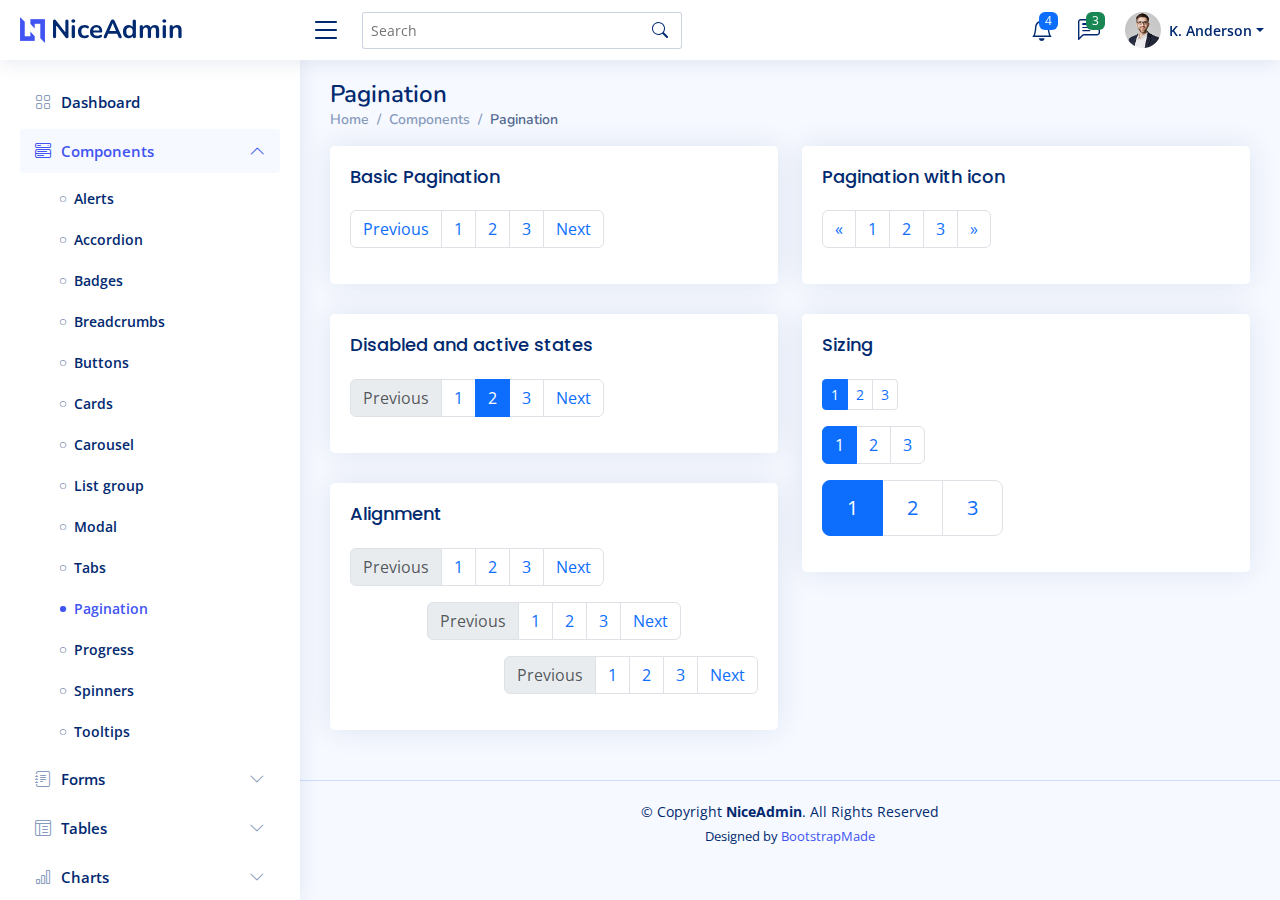
<file: public/admin/components-pagination.html>
<!DOCTYPE html>
<html lang="en">

<head>
  <meta charset="utf-8">
  <meta content="width=device-width, initial-scale=1.0" name="viewport">

  <title>Components / Pagination - NiceAdmin Bootstrap Template</title>
  <meta content="" name="description">
  <meta content="" name="keywords">

  <!-- Favicons -->
  <link href="assets/img/favicon.png" rel="icon">
  <link href="assets/img/apple-touch-icon.png" rel="apple-touch-icon">

  <!-- Google Fonts -->
  <link href="https://fonts.gstatic.com" rel="preconnect">
  <link href="https://fonts.googleapis.com/css?family=Open+Sans:300,300i,400,400i,600,600i,700,700i|Nunito:300,300i,400,400i,600,600i,700,700i|Poppins:300,300i,400,400i,500,500i,600,600i,700,700i" rel="stylesheet">

  <!-- Vendor CSS Files -->
  <link href="assets/vendor/bootstrap/css/bootstrap.min.css" rel="stylesheet">
  <link href="assets/vendor/bootstrap-icons/bootstrap-icons.css" rel="stylesheet">
  <link href="assets/vendor/boxicons/css/boxicons.min.css" rel="stylesheet">
  <link href="assets/vendor/quill/quill.snow.css" rel="stylesheet">
  <link href="assets/vendor/quill/quill.bubble.css" rel="stylesheet">
  <link href="assets/vendor/remixicon/remixicon.css" rel="stylesheet">
  <link href="assets/vendor/simple-datatables/style.css" rel="stylesheet">

  <!-- Template Main CSS File -->
  <link href="assets/css/style.css" rel="stylesheet">

  <!-- =======================================================
  * Template Name: NiceAdmin
  * Template URL: https://bootstrapmade.com/nice-admin-bootstrap-admin-html-template/
  * Updated: Apr 20 2024 with Bootstrap v5.3.3
  * Author: BootstrapMade.com
  * License: https://bootstrapmade.com/license/
  ======================================================== -->
</head>

<body>

  <!-- ======= Header ======= -->
  <header id="header" class="header fixed-top d-flex align-items-center">

    <div class="d-flex align-items-center justify-content-between">
      <a href="index.html" class="logo d-flex align-items-center">
        <img src="assets/img/logo.png" alt="">
        <span class="d-none d-lg-block">NiceAdmin</span>
      </a>
      <i class="bi bi-list toggle-sidebar-btn"></i>
    </div><!-- End Logo -->

    <div class="search-bar">
      <form class="search-form d-flex align-items-center" method="POST" action="#">
        <input type="text" name="query" placeholder="Search" title="Enter search keyword">
        <button type="submit" title="Search"><i class="bi bi-search"></i></button>
      </form>
    </div><!-- End Search Bar -->

    <nav class="header-nav ms-auto">
      <ul class="d-flex align-items-center">

        <li class="nav-item d-block d-lg-none">
          <a class="nav-link nav-icon search-bar-toggle " href="#">
            <i class="bi bi-search"></i>
          </a>
        </li><!-- End Search Icon-->

        <li class="nav-item dropdown">

          <a class="nav-link nav-icon" href="#" data-bs-toggle="dropdown">
            <i class="bi bi-bell"></i>
            <span class="badge bg-primary badge-number">4</span>
          </a><!-- End Notification Icon -->

          <ul class="dropdown-menu dropdown-menu-end dropdown-menu-arrow notifications">
            <li class="dropdown-header">
              You have 4 new notifications
              <a href="#"><span class="badge rounded-pill bg-primary p-2 ms-2">View all</span></a>
            </li>
            <li>
              <hr class="dropdown-divider">
            </li>

            <li class="notification-item">
              <i class="bi bi-exclamation-circle text-warning"></i>
              <div>
                <h4>Lorem Ipsum</h4>
                <p>Quae dolorem earum veritatis oditseno</p>
                <p>30 min. ago</p>
              </div>
            </li>

            <li>
              <hr class="dropdown-divider">
            </li>

            <li class="notification-item">
              <i class="bi bi-x-circle text-danger"></i>
              <div>
                <h4>Atque rerum nesciunt</h4>
                <p>Quae dolorem earum veritatis oditseno</p>
                <p>1 hr. ago</p>
              </div>
            </li>

            <li>
              <hr class="dropdown-divider">
            </li>

            <li class="notification-item">
              <i class="bi bi-check-circle text-success"></i>
              <div>
                <h4>Sit rerum fuga</h4>
                <p>Quae dolorem earum veritatis oditseno</p>
                <p>2 hrs. ago</p>
              </div>
            </li>

            <li>
              <hr class="dropdown-divider">
            </li>

            <li class="notification-item">
              <i class="bi bi-info-circle text-primary"></i>
              <div>
                <h4>Dicta reprehenderit</h4>
                <p>Quae dolorem earum veritatis oditseno</p>
                <p>4 hrs. ago</p>
              </div>
            </li>

            <li>
              <hr class="dropdown-divider">
            </li>
            <li class="dropdown-footer">
              <a href="#">Show all notifications</a>
            </li>

          </ul><!-- End Notification Dropdown Items -->

        </li><!-- End Notification Nav -->

        <li class="nav-item dropdown">

          <a class="nav-link nav-icon" href="#" data-bs-toggle="dropdown">
            <i class="bi bi-chat-left-text"></i>
            <span class="badge bg-success badge-number">3</span>
          </a><!-- End Messages Icon -->

          <ul class="dropdown-menu dropdown-menu-end dropdown-menu-arrow messages">
            <li class="dropdown-header">
              You have 3 new messages
              <a href="#"><span class="badge rounded-pill bg-primary p-2 ms-2">View all</span></a>
            </li>
            <li>
              <hr class="dropdown-divider">
            </li>

            <li class="message-item">
              <a href="#">
                <img src="assets/img/messages-1.jpg" alt="" class="rounded-circle">
                <div>
                  <h4>Maria Hudson</h4>
                  <p>Velit asperiores et ducimus soluta repudiandae labore officia est ut...</p>
                  <p>4 hrs. ago</p>
                </div>
              </a>
            </li>
            <li>
              <hr class="dropdown-divider">
            </li>

            <li class="message-item">
              <a href="#">
                <img src="assets/img/messages-2.jpg" alt="" class="rounded-circle">
                <div>
                  <h4>Anna Nelson</h4>
                  <p>Velit asperiores et ducimus soluta repudiandae labore officia est ut...</p>
                  <p>6 hrs. ago</p>
                </div>
              </a>
            </li>
            <li>
              <hr class="dropdown-divider">
            </li>

            <li class="message-item">
              <a href="#">
                <img src="assets/img/messages-3.jpg" alt="" class="rounded-circle">
                <div>
                  <h4>David Muldon</h4>
                  <p>Velit asperiores et ducimus soluta repudiandae labore officia est ut...</p>
                  <p>8 hrs. ago</p>
                </div>
              </a>
            </li>
            <li>
              <hr class="dropdown-divider">
            </li>

            <li class="dropdown-footer">
              <a href="#">Show all messages</a>
            </li>

          </ul><!-- End Messages Dropdown Items -->

        </li><!-- End Messages Nav -->

        <li class="nav-item dropdown pe-3">

          <a class="nav-link nav-profile d-flex align-items-center pe-0" href="#" data-bs-toggle="dropdown">
            <img src="assets/img/profile-img.jpg" alt="Profile" class="rounded-circle">
            <span class="d-none d-md-block dropdown-toggle ps-2">K. Anderson</span>
          </a><!-- End Profile Iamge Icon -->

          <ul class="dropdown-menu dropdown-menu-end dropdown-menu-arrow profile">
            <li class="dropdown-header">
              <h6>Kevin Anderson</h6>
              <span>Web Designer</span>
            </li>
            <li>
              <hr class="dropdown-divider">
            </li>

            <li>
              <a class="dropdown-item d-flex align-items-center" href="users-profile.html">
                <i class="bi bi-person"></i>
                <span>My Profile</span>
              </a>
            </li>
            <li>
              <hr class="dropdown-divider">
            </li>

            <li>
              <a class="dropdown-item d-flex align-items-center" href="users-profile.html">
                <i class="bi bi-gear"></i>
                <span>Account Settings</span>
              </a>
            </li>
            <li>
              <hr class="dropdown-divider">
            </li>

            <li>
              <a class="dropdown-item d-flex align-items-center" href="pages-faq.html">
                <i class="bi bi-question-circle"></i>
                <span>Need Help?</span>
              </a>
            </li>
            <li>
              <hr class="dropdown-divider">
            </li>

            <li>
              <a class="dropdown-item d-flex align-items-center" href="#">
                <i class="bi bi-box-arrow-right"></i>
                <span>Sign Out</span>
              </a>
            </li>

          </ul><!-- End Profile Dropdown Items -->
        </li><!-- End Profile Nav -->

      </ul>
    </nav><!-- End Icons Navigation -->

  </header><!-- End Header -->

  <!-- ======= Sidebar ======= -->
  <aside id="sidebar" class="sidebar">

    <ul class="sidebar-nav" id="sidebar-nav">

      <li class="nav-item">
        <a class="nav-link collapsed" href="index.html">
          <i class="bi bi-grid"></i>
          <span>Dashboard</span>
        </a>
      </li><!-- End Dashboard Nav -->

      <li class="nav-item">
        <a class="nav-link " data-bs-target="#components-nav" data-bs-toggle="collapse" href="#">
          <i class="bi bi-menu-button-wide"></i><span>Components</span><i class="bi bi-chevron-down ms-auto"></i>
        </a>
        <ul id="components-nav" class="nav-content collapse show" data-bs-parent="#sidebar-nav">
          <li>
            <a href="components-alerts.html">
              <i class="bi bi-circle"></i><span>Alerts</span>
            </a>
          </li>
          <li>
            <a href="components-accordion.html">
              <i class="bi bi-circle"></i><span>Accordion</span>
            </a>
          </li>
          <li>
            <a href="components-badges.html">
              <i class="bi bi-circle"></i><span>Badges</span>
            </a>
          </li>
          <li>
            <a href="components-breadcrumbs.html">
              <i class="bi bi-circle"></i><span>Breadcrumbs</span>
            </a>
          </li>
          <li>
            <a href="components-buttons.html">
              <i class="bi bi-circle"></i><span>Buttons</span>
            </a>
          </li>
          <li>
            <a href="components-cards.html">
              <i class="bi bi-circle"></i><span>Cards</span>
            </a>
          </li>
          <li>
            <a href="components-carousel.html">
              <i class="bi bi-circle"></i><span>Carousel</span>
            </a>
          </li>
          <li>
            <a href="components-list-group.html">
              <i class="bi bi-circle"></i><span>List group</span>
            </a>
          </li>
          <li>
            <a href="components-modal.html">
              <i class="bi bi-circle"></i><span>Modal</span>
            </a>
          </li>
          <li>
            <a href="components-tabs.html">
              <i class="bi bi-circle"></i><span>Tabs</span>
            </a>
          </li>
          <li>
            <a href="components-pagination.html" class="active">
              <i class="bi bi-circle"></i><span>Pagination</span>
            </a>
          </li>
          <li>
            <a href="components-progress.html">
              <i class="bi bi-circle"></i><span>Progress</span>
            </a>
          </li>
          <li>
            <a href="components-spinners.html">
              <i class="bi bi-circle"></i><span>Spinners</span>
            </a>
          </li>
          <li>
            <a href="components-tooltips.html">
              <i class="bi bi-circle"></i><span>Tooltips</span>
            </a>
          </li>
        </ul>
      </li><!-- End Components Nav -->

      <li class="nav-item">
        <a class="nav-link collapsed" data-bs-target="#forms-nav" data-bs-toggle="collapse" href="#">
          <i class="bi bi-journal-text"></i><span>Forms</span><i class="bi bi-chevron-down ms-auto"></i>
        </a>
        <ul id="forms-nav" class="nav-content collapse " data-bs-parent="#sidebar-nav">
          <li>
            <a href="forms-elements.html">
              <i class="bi bi-circle"></i><span>Form Elements</span>
            </a>
          </li>
          <li>
            <a href="forms-layouts.html">
              <i class="bi bi-circle"></i><span>Form Layouts</span>
            </a>
          </li>
          <li>
            <a href="forms-editors.html">
              <i class="bi bi-circle"></i><span>Form Editors</span>
            </a>
          </li>
          <li>
            <a href="forms-validation.html">
              <i class="bi bi-circle"></i><span>Form Validation</span>
            </a>
          </li>
        </ul>
      </li><!-- End Forms Nav -->

      <li class="nav-item">
        <a class="nav-link collapsed" data-bs-target="#tables-nav" data-bs-toggle="collapse" href="#">
          <i class="bi bi-layout-text-window-reverse"></i><span>Tables</span><i class="bi bi-chevron-down ms-auto"></i>
        </a>
        <ul id="tables-nav" class="nav-content collapse " data-bs-parent="#sidebar-nav">
          <li>
            <a href="tables-general.html">
              <i class="bi bi-circle"></i><span>General Tables</span>
            </a>
          </li>
          <li>
            <a href="tables-data.html">
              <i class="bi bi-circle"></i><span>Data Tables</span>
            </a>
          </li>
        </ul>
      </li><!-- End Tables Nav -->

      <li class="nav-item">
        <a class="nav-link collapsed" data-bs-target="#charts-nav" data-bs-toggle="collapse" href="#">
          <i class="bi bi-bar-chart"></i><span>Charts</span><i class="bi bi-chevron-down ms-auto"></i>
        </a>
        <ul id="charts-nav" class="nav-content collapse " data-bs-parent="#sidebar-nav">
          <li>
            <a href="charts-chartjs.html">
              <i class="bi bi-circle"></i><span>Chart.js</span>
            </a>
          </li>
          <li>
            <a href="charts-apexcharts.html">
              <i class="bi bi-circle"></i><span>ApexCharts</span>
            </a>
          </li>
          <li>
            <a href="charts-echarts.html">
              <i class="bi bi-circle"></i><span>ECharts</span>
            </a>
          </li>
        </ul>
      </li><!-- End Charts Nav -->

      <li class="nav-item">
        <a class="nav-link collapsed" data-bs-target="#icons-nav" data-bs-toggle="collapse" href="#">
          <i class="bi bi-gem"></i><span>Icons</span><i class="bi bi-chevron-down ms-auto"></i>
        </a>
        <ul id="icons-nav" class="nav-content collapse " data-bs-parent="#sidebar-nav">
          <li>
            <a href="icons-bootstrap.html">
              <i class="bi bi-circle"></i><span>Bootstrap Icons</span>
            </a>
          </li>
          <li>
            <a href="icons-remix.html">
              <i class="bi bi-circle"></i><span>Remix Icons</span>
            </a>
          </li>
          <li>
            <a href="icons-boxicons.html">
              <i class="bi bi-circle"></i><span>Boxicons</span>
            </a>
          </li>
        </ul>
      </li><!-- End Icons Nav -->

      <li class="nav-heading">Pages</li>

      <li class="nav-item">
        <a class="nav-link collapsed" href="users-profile.html">
          <i class="bi bi-person"></i>
          <span>Profile</span>
        </a>
      </li><!-- End Profile Page Nav -->

      <li class="nav-item">
        <a class="nav-link collapsed" href="pages-faq.html">
          <i class="bi bi-question-circle"></i>
          <span>F.A.Q</span>
        </a>
      </li><!-- End F.A.Q Page Nav -->

      <li class="nav-item">
        <a class="nav-link collapsed" href="pages-contact.html">
          <i class="bi bi-envelope"></i>
          <span>Contact</span>
        </a>
      </li><!-- End Contact Page Nav -->

      <li class="nav-item">
        <a class="nav-link collapsed" href="pages-register.html">
          <i class="bi bi-card-list"></i>
          <span>Register</span>
        </a>
      </li><!-- End Register Page Nav -->

      <li class="nav-item">
        <a class="nav-link collapsed" href="pages-login.html">
          <i class="bi bi-box-arrow-in-right"></i>
          <span>Login</span>
        </a>
      </li><!-- End Login Page Nav -->

      <li class="nav-item">
        <a class="nav-link collapsed" href="pages-error-404.html">
          <i class="bi bi-dash-circle"></i>
          <span>Error 404</span>
        </a>
      </li><!-- End Error 404 Page Nav -->

      <li class="nav-item">
        <a class="nav-link collapsed" href="pages-blank.html">
          <i class="bi bi-file-earmark"></i>
          <span>Blank</span>
        </a>
      </li><!-- End Blank Page Nav -->

    </ul>

  </aside><!-- End Sidebar-->

  <main id="main" class="main">

    <div class="pagetitle">
      <h1>Pagination</h1>
      <nav>
        <ol class="breadcrumb">
          <li class="breadcrumb-item"><a href="index.html">Home</a></li>
          <li class="breadcrumb-item">Components</li>
          <li class="breadcrumb-item active">Pagination</li>
        </ol>
      </nav>
    </div><!-- End Page Title -->

    <section class="section">
      <div class="row">
        <div class="col-lg-6">

          <div class="card">
            <div class="card-body">
              <h5 class="card-title">Basic Pagination</h5>

              <!-- Basic Pagination -->
              <nav aria-label="Page navigation example">
                <ul class="pagination">
                  <li class="page-item"><a class="page-link" href="#">Previous</a></li>
                  <li class="page-item"><a class="page-link" href="#">1</a></li>
                  <li class="page-item"><a class="page-link" href="#">2</a></li>
                  <li class="page-item"><a class="page-link" href="#">3</a></li>
                  <li class="page-item"><a class="page-link" href="#">Next</a></li>
                </ul>
              </nav><!-- End Basic Pagination -->

            </div>
          </div>

          <div class="card">
            <div class="card-body">
              <h5 class="card-title">Disabled and active states</h5>

              <!-- Disabled and active states -->
              <nav aria-label="...">
                <ul class="pagination">
                  <li class="page-item disabled">
                    <a class="page-link" href="#" tabindex="-1" aria-disabled="true">Previous</a>
                  </li>
                  <li class="page-item"><a class="page-link" href="#">1</a></li>
                  <li class="page-item active" aria-current="page">
                    <a class="page-link" href="#">2</a>
                  </li>
                  <li class="page-item"><a class="page-link" href="#">3</a></li>
                  <li class="page-item">
                    <a class="page-link" href="#">Next</a>
                  </li>
                </ul>
              </nav><!-- End Disabled and active states -->

            </div>
          </div>

          <div class="card">
            <div class="card-body">
              <h5 class="card-title">Alignment</h5>

              <!-- Left/Start Pagination -->
              <nav aria-label="Page navigation example">
                <ul class="pagination">
                  <li class="page-item disabled">
                    <a class="page-link" href="#" tabindex="-1" aria-disabled="true">Previous</a>
                  </li>
                  <li class="page-item"><a class="page-link" href="#">1</a></li>
                  <li class="page-item"><a class="page-link" href="#">2</a></li>
                  <li class="page-item"><a class="page-link" href="#">3</a></li>
                  <li class="page-item">
                    <a class="page-link" href="#">Next</a>
                  </li>
                </ul>
              </nav><!-- End Left/Start Pagination -->

              <!-- Centered Pagination -->
              <nav aria-label="Page navigation example">
                <ul class="pagination justify-content-center">
                  <li class="page-item disabled">
                    <a class="page-link" href="#" tabindex="-1" aria-disabled="true">Previous</a>
                  </li>
                  <li class="page-item"><a class="page-link" href="#">1</a></li>
                  <li class="page-item"><a class="page-link" href="#">2</a></li>
                  <li class="page-item"><a class="page-link" href="#">3</a></li>
                  <li class="page-item">
                    <a class="page-link" href="#">Next</a>
                  </li>
                </ul>
              </nav><!-- End Centered Pagination -->

              <!-- Right/End Aligned Pagination -->
              <nav aria-label="Page navigation example">
                <ul class="pagination justify-content-end">
                  <li class="page-item disabled">
                    <a class="page-link" href="#" tabindex="-1" aria-disabled="true">Previous</a>
                  </li>
                  <li class="page-item"><a class="page-link" href="#">1</a></li>
                  <li class="page-item"><a class="page-link" href="#">2</a></li>
                  <li class="page-item"><a class="page-link" href="#">3</a></li>
                  <li class="page-item">
                    <a class="page-link" href="#">Next</a>
                  </li>
                </ul>
              </nav><!-- End Right/End Aligned Pagination -->

            </div>
          </div>

        </div>

        <div class="col-lg-6">

          <div class="card">
            <div class="card-body">
              <h5 class="card-title">Pagination with icon</h5>

              <!-- Pagination with icons -->
              <nav aria-label="Page navigation example">
                <ul class="pagination">
                  <li class="page-item">
                    <a class="page-link" href="#" aria-label="Previous">
                      <span aria-hidden="true">&laquo;</span>
                    </a>
                  </li>
                  <li class="page-item"><a class="page-link" href="#">1</a></li>
                  <li class="page-item"><a class="page-link" href="#">2</a></li>
                  <li class="page-item"><a class="page-link" href="#">3</a></li>
                  <li class="page-item">
                    <a class="page-link" href="#" aria-label="Next">
                      <span aria-hidden="true">&raquo;</span>
                    </a>
                  </li>
                </ul>
              </nav><!-- End Pagination with icons -->

            </div>
          </div>

          <div class="card">
            <div class="card-body">
              <h5 class="card-title">Sizing</h5>

              <!-- Small Sizing -->
              <nav aria-label="...">
                <ul class="pagination pagination-sm">
                  <li class="page-item active" aria-current="page">
                    <span class="page-link">1</span>
                  </li>
                  <li class="page-item"><a class="page-link" href="#">2</a></li>
                  <li class="page-item"><a class="page-link" href="#">3</a></li>
                </ul>
              </nav><!-- End Small Sizing -->

              <!-- Normal Sizing -->
              <nav aria-label="...">
                <ul class="pagination">
                  <li class="page-item active" aria-current="page">
                    <span class="page-link">1</span>
                  </li>
                  <li class="page-item"><a class="page-link" href="#">2</a></li>
                  <li class="page-item"><a class="page-link" href="#">3</a></li>
                </ul>
              </nav><!-- End Normal Sizing -->

              <!-- Large Sizing -->
              <nav aria-label="...">
                <ul class="pagination pagination-lg">
                  <li class="page-item active" aria-current="page">
                    <span class="page-link">1</span>
                  </li>
                  <li class="page-item"><a class="page-link" href="#">2</a></li>
                  <li class="page-item"><a class="page-link" href="#">3</a></li>
                </ul>
              </nav><!-- End Large Sizing -->

            </div>
          </div>

        </div>
      </div>
    </section>

  </main><!-- End #main -->

  <!-- ======= Footer ======= -->
  <footer id="footer" class="footer">
    <div class="copyright">
      &copy; Copyright <strong><span>NiceAdmin</span></strong>. All Rights Reserved
    </div>
    <div class="credits">
      <!-- All the links in the footer should remain intact. -->
      <!-- You can delete the links only if you purchased the pro version. -->
      <!-- Licensing information: https://bootstrapmade.com/license/ -->
      <!-- Purchase the pro version with working PHP/AJAX contact form: https://bootstrapmade.com/nice-admin-bootstrap-admin-html-template/ -->
      Designed by <a href="https://bootstrapmade.com/">BootstrapMade</a>
    </div>
  </footer><!-- End Footer -->

  <a href="#" class="back-to-top d-flex align-items-center justify-content-center"><i class="bi bi-arrow-up-short"></i></a>

  <!-- Vendor JS Files -->
  <script src="assets/vendor/apexcharts/apexcharts.min.js"></script>
  <script src="assets/vendor/bootstrap/js/bootstrap.bundle.min.js"></script>
  <script src="assets/vendor/chart.js/chart.umd.js"></script>
  <script src="assets/vendor/echarts/echarts.min.js"></script>
  <script src="assets/vendor/quill/quill.js"></script>
  <script src="assets/vendor/simple-datatables/simple-datatables.js"></script>
  <script src="assets/vendor/tinymce/tinymce.min.js"></script>
  <script src="assets/vendor/php-email-form/validate.js"></script>

  <!-- Template Main JS File -->
  <script src="assets/js/main.js"></script>

</body>

</html>
</file>
<file: public/admin/assets/vendor/quill/quill.snow.css>
/*!
 * Quill Editor v2.0.2
 * https://quilljs.com
 * Copyright (c) 2017-2024, Slab
 * Copyright (c) 2014, Jason Chen
 * Copyright (c) 2013, salesforce.com
 */
.ql-container{box-sizing:border-box;font-family:Helvetica,Arial,sans-serif;font-size:13px;height:100%;margin:0;position:relative}.ql-container.ql-disabled .ql-tooltip{visibility:hidden}.ql-container:not(.ql-disabled) li[data-list=checked] > .ql-ui,.ql-container:not(.ql-disabled) li[data-list=unchecked] > .ql-ui{cursor:pointer}.ql-clipboard{left:-100000px;height:1px;overflow-y:hidden;position:absolute;top:50%}.ql-clipboard p{margin:0;padding:0}.ql-editor{box-sizing:border-box;counter-reset:list-0 list-1 list-2 list-3 list-4 list-5 list-6 list-7 list-8 list-9;line-height:1.42;height:100%;outline:none;overflow-y:auto;padding:12px 15px;tab-size:4;-moz-tab-size:4;text-align:left;white-space:pre-wrap;word-wrap:break-word}.ql-editor > *{cursor:text}.ql-editor p,.ql-editor ol,.ql-editor pre,.ql-editor blockquote,.ql-editor h1,.ql-editor h2,.ql-editor h3,.ql-editor h4,.ql-editor h5,.ql-editor h6{margin:0;padding:0}@supports (counter-set:none){.ql-editor p,.ql-editor h1,.ql-editor h2,.ql-editor h3,.ql-editor h4,.ql-editor h5,.ql-editor h6{counter-set:list-0 list-1 list-2 list-3 list-4 list-5 list-6 list-7 list-8 list-9}}@supports not (counter-set:none){.ql-editor p,.ql-editor h1,.ql-editor h2,.ql-editor h3,.ql-editor h4,.ql-editor h5,.ql-editor h6{counter-reset:list-0 list-1 list-2 list-3 list-4 list-5 list-6 list-7 list-8 list-9}}.ql-editor table{border-collapse:collapse}.ql-editor td{border:1px solid #000;padding:2px 5px}.ql-editor ol{padding-left:1.5em}.ql-editor li{list-style-type:none;padding-left:1.5em;position:relative}.ql-editor li > .ql-ui:before{display:inline-block;margin-left:-1.5em;margin-right:.3em;text-align:right;white-space:nowrap;width:1.2em}.ql-editor li[data-list=checked] > .ql-ui,.ql-editor li[data-list=unchecked] > .ql-ui{color:#777}.ql-editor li[data-list=bullet] > .ql-ui:before{content:'\2022'}.ql-editor li[data-list=checked] > .ql-ui:before{content:'\2611'}.ql-editor li[data-list=unchecked] > .ql-ui:before{content:'\2610'}@supports (counter-set:none){.ql-editor li[data-list]{counter-set:list-1 list-2 list-3 list-4 list-5 list-6 list-7 list-8 list-9}}@supports not (counter-set:none){.ql-editor li[data-list]{counter-reset:list-1 list-2 list-3 list-4 list-5 list-6 list-7 list-8 list-9}}.ql-editor li[data-list=ordered]{counter-increment:list-0}.ql-editor li[data-list=ordered] > .ql-ui:before{content:counter(list-0, decimal) '. '}.ql-editor li[data-list=ordered].ql-indent-1{counter-increment:list-1}.ql-editor li[data-list=ordered].ql-indent-1 > .ql-ui:before{content:counter(list-1, lower-alpha) '. '}@supports (counter-set:none){.ql-editor li[data-list].ql-indent-1{counter-set:list-2 list-3 list-4 list-5 list-6 list-7 list-8 list-9}}@supports not (counter-set:none){.ql-editor li[data-list].ql-indent-1{counter-reset:list-2 list-3 list-4 list-5 list-6 list-7 list-8 list-9}}.ql-editor li[data-list=ordered].ql-indent-2{counter-increment:list-2}.ql-editor li[data-list=ordered].ql-indent-2 > .ql-ui:before{content:counter(list-2, lower-roman) '. '}@supports (counter-set:none){.ql-editor li[data-list].ql-indent-2{counter-set:list-3 list-4 list-5 list-6 list-7 list-8 list-9}}@supports not (counter-set:none){.ql-editor li[data-list].ql-indent-2{counter-reset:list-3 list-4 list-5 list-6 list-7 list-8 list-9}}.ql-editor li[data-list=ordered].ql-indent-3{counter-increment:list-3}.ql-editor li[data-list=ordered].ql-indent-3 > .ql-ui:before{content:counter(list-3, decimal) '. '}@supports (counter-set:none){.ql-editor li[data-list].ql-indent-3{counter-set:list-4 list-5 list-6 list-7 list-8 list-9}}@supports not (counter-set:none){.ql-editor li[data-list].ql-indent-3{counter-reset:list-4 list-5 list-6 list-7 list-8 list-9}}.ql-editor li[data-list=ordered].ql-indent-4{counter-increment:list-4}.ql-editor li[data-list=ordered].ql-indent-4 > .ql-ui:before{content:counter(list-4, lower-alpha) '. '}@supports (counter-set:none){.ql-editor li[data-list].ql-indent-4{counter-set:list-5 list-6 list-7 list-8 list-9}}@supports not (counter-set:none){.ql-editor li[data-list].ql-indent-4{counter-reset:list-5 list-6 list-7 list-8 list-9}}.ql-editor li[data-list=ordered].ql-indent-5{counter-increment:list-5}.ql-editor li[data-list=ordered].ql-indent-5 > .ql-ui:before{content:counter(list-5, lower-roman) '. '}@supports (counter-set:none){.ql-editor li[data-list].ql-indent-5{counter-set:list-6 list-7 list-8 list-9}}@supports not (counter-set:none){.ql-editor li[data-list].ql-indent-5{counter-reset:list-6 list-7 list-8 list-9}}.ql-editor li[data-list=ordered].ql-indent-6{counter-increment:list-6}.ql-editor li[data-list=ordered].ql-indent-6 > .ql-ui:before{content:counter(list-6, decimal) '. '}@supports (counter-set:none){.ql-editor li[data-list].ql-indent-6{counter-set:list-7 list-8 list-9}}@supports not (counter-set:none){.ql-editor li[data-list].ql-indent-6{counter-reset:list-7 list-8 list-9}}.ql-editor li[data-list=ordered].ql-indent-7{counter-increment:list-7}.ql-editor li[data-list=ordered].ql-indent-7 > .ql-ui:before{content:counter(list-7, lower-alpha) '. '}@supports (counter-set:none){.ql-editor li[data-list].ql-indent-7{counter-set:list-8 list-9}}@supports not (counter-set:none){.ql-editor li[data-list].ql-indent-7{counter-reset:list-8 list-9}}.ql-editor li[data-list=ordered].ql-indent-8{counter-increment:list-8}.ql-editor li[data-list=ordered].ql-indent-8 > .ql-ui:before{content:counter(list-8, lower-roman) '. '}@supports (counter-set:none){.ql-editor li[data-list].ql-indent-8{counter-set:list-9}}@supports not (counter-set:none){.ql-editor li[data-list].ql-indent-8{counter-reset:list-9}}.ql-editor li[data-list=ordered].ql-indent-9{counter-increment:list-9}.ql-editor li[data-list=ordered].ql-indent-9 > .ql-ui:before{content:counter(list-9, decimal) '. '}.ql-editor .ql-indent-1:not(.ql-direction-rtl){padding-left:3em}.ql-editor li.ql-indent-1:not(.ql-direction-rtl){padding-left:4.5em}.ql-editor .ql-indent-1.ql-direction-rtl.ql-align-right{padding-right:3em}.ql-editor li.ql-indent-1.ql-direction-rtl.ql-align-right{padding-right:4.5em}.ql-editor .ql-indent-2:not(.ql-direction-rtl){padding-left:6em}.ql-editor li.ql-indent-2:not(.ql-direction-rtl){padding-left:7.5em}.ql-editor .ql-indent-2.ql-direction-rtl.ql-align-right{padding-right:6em}.ql-editor li.ql-indent-2.ql-direction-rtl.ql-align-right{padding-right:7.5em}.ql-editor .ql-indent-3:not(.ql-direction-rtl){padding-left:9em}.ql-editor li.ql-indent-3:not(.ql-direction-rtl){padding-left:10.5em}.ql-editor .ql-indent-3.ql-direction-rtl.ql-align-right{padding-right:9em}.ql-editor li.ql-indent-3.ql-direction-rtl.ql-align-right{padding-right:10.5em}.ql-editor .ql-indent-4:not(.ql-direction-rtl){padding-left:12em}.ql-editor li.ql-indent-4:not(.ql-direction-rtl){padding-left:13.5em}.ql-editor .ql-indent-4.ql-direction-rtl.ql-align-right{padding-right:12em}.ql-editor li.ql-indent-4.ql-direction-rtl.ql-align-right{padding-right:13.5em}.ql-editor .ql-indent-5:not(.ql-direction-rtl){padding-left:15em}.ql-editor li.ql-indent-5:not(.ql-direction-rtl){padding-left:16.5em}.ql-editor .ql-indent-5.ql-direction-rtl.ql-align-right{padding-right:15em}.ql-editor li.ql-indent-5.ql-direction-rtl.ql-align-right{padding-right:16.5em}.ql-editor .ql-indent-6:not(.ql-direction-rtl){padding-left:18em}.ql-editor li.ql-indent-6:not(.ql-direction-rtl){padding-left:19.5em}.ql-editor .ql-indent-6.ql-direction-rtl.ql-align-right{padding-right:18em}.ql-editor li.ql-indent-6.ql-direction-rtl.ql-align-right{padding-right:19.5em}.ql-editor .ql-indent-7:not(.ql-direction-rtl){padding-left:21em}.ql-editor li.ql-indent-7:not(.ql-direction-rtl){padding-left:22.5em}.ql-editor .ql-indent-7.ql-direction-rtl.ql-align-right{padding-right:21em}.ql-editor li.ql-indent-7.ql-direction-rtl.ql-align-right{padding-right:22.5em}.ql-editor .ql-indent-8:not(.ql-direction-rtl){padding-left:24em}.ql-editor li.ql-indent-8:not(.ql-direction-rtl){padding-left:25.5em}.ql-editor .ql-indent-8.ql-direction-rtl.ql-align-right{padding-right:24em}.ql-editor li.ql-indent-8.ql-direction-rtl.ql-align-right{padding-right:25.5em}.ql-editor .ql-indent-9:not(.ql-direction-rtl){padding-left:27em}.ql-editor li.ql-indent-9:not(.ql-direction-rtl){padding-left:28.5em}.ql-editor .ql-indent-9.ql-direction-rtl.ql-align-right{padding-right:27em}.ql-editor li.ql-indent-9.ql-direction-rtl.ql-align-right{padding-right:28.5em}.ql-editor li.ql-direction-rtl{padding-right:1.5em}.ql-editor li.ql-direction-rtl > .ql-ui:before{margin-left:.3em;margin-right:-1.5em;text-align:left}.ql-editor table{table-layout:fixed;width:100%}.ql-editor table td{outline:none}.ql-editor .ql-code-block-container{font-family:monospace}.ql-editor .ql-video{display:block;max-width:100%}.ql-editor .ql-video.ql-align-center{margin:0 auto}.ql-editor .ql-video.ql-align-right{margin:0 0 0 auto}.ql-editor .ql-bg-black{background-color:#000}.ql-editor .ql-bg-red{background-color:#e60000}.ql-editor .ql-bg-orange{background-color:#f90}.ql-editor .ql-bg-yellow{background-color:#ff0}.ql-editor .ql-bg-green{background-color:#008a00}.ql-editor .ql-bg-blue{background-color:#06c}.ql-editor .ql-bg-purple{background-color:#93f}.ql-editor .ql-color-white{color:#fff}.ql-editor .ql-color-red{color:#e60000}.ql-editor .ql-color-orange{color:#f90}.ql-editor .ql-color-yellow{color:#ff0}.ql-editor .ql-color-green{color:#008a00}.ql-editor .ql-color-blue{color:#06c}.ql-editor .ql-color-purple{color:#93f}.ql-editor .ql-font-serif{font-family:Georgia,Times New Roman,serif}.ql-editor .ql-font-monospace{font-family:Monaco,Courier New,monospace}.ql-editor .ql-size-small{font-size:.75em}.ql-editor .ql-size-large{font-size:1.5em}.ql-editor .ql-size-huge{font-size:2.5em}.ql-editor .ql-direction-rtl{direction:rtl;text-align:inherit}.ql-editor .ql-align-center{text-align:center}.ql-editor .ql-align-justify{text-align:justify}.ql-editor .ql-align-right{text-align:right}.ql-editor .ql-ui{position:absolute}.ql-editor.ql-blank::before{color:rgba(0,0,0,0.6);content:attr(data-placeholder);font-style:italic;left:15px;pointer-events:none;position:absolute;right:15px}.ql-snow.ql-toolbar:after,.ql-snow .ql-toolbar:after{clear:both;content:'';display:table}.ql-snow.ql-toolbar button,.ql-snow .ql-toolbar button{background:none;border:none;cursor:pointer;display:inline-block;float:left;height:24px;padding:3px 5px;width:28px}.ql-snow.ql-toolbar button svg,.ql-snow .ql-toolbar button svg{float:left;height:100%}.ql-snow.ql-toolbar button:active:hover,.ql-snow .ql-toolbar button:active:hover{outline:none}.ql-snow.ql-toolbar input.ql-image[type=file],.ql-snow .ql-toolbar input.ql-image[type=file]{display:none}.ql-snow.ql-toolbar button:hover,.ql-snow .ql-toolbar button:hover,.ql-snow.ql-toolbar button:focus,.ql-snow .ql-toolbar button:focus,.ql-snow.ql-toolbar button.ql-active,.ql-snow .ql-toolbar button.ql-active,.ql-snow.ql-toolbar .ql-picker-label:hover,.ql-snow .ql-toolbar .ql-picker-label:hover,.ql-snow.ql-toolbar .ql-picker-label.ql-active,.ql-snow .ql-toolbar .ql-picker-label.ql-active,.ql-snow.ql-toolbar .ql-picker-item:hover,.ql-snow .ql-toolbar .ql-picker-item:hover,.ql-snow.ql-toolbar .ql-picker-item.ql-selected,.ql-snow .ql-toolbar .ql-picker-item.ql-selected{color:#06c}.ql-snow.ql-toolbar button:hover .ql-fill,.ql-snow .ql-toolbar button:hover .ql-fill,.ql-snow.ql-toolbar button:focus .ql-fill,.ql-snow .ql-toolbar button:focus .ql-fill,.ql-snow.ql-toolbar button.ql-active .ql-fill,.ql-snow .ql-toolbar button.ql-active .ql-fill,.ql-snow.ql-toolbar .ql-picker-label:hover .ql-fill,.ql-snow .ql-toolbar .ql-picker-label:hover .ql-fill,.ql-snow.ql-toolbar .ql-picker-label.ql-active .ql-fill,.ql-snow .ql-toolbar .ql-picker-label.ql-active .ql-fill,.ql-snow.ql-toolbar .ql-picker-item:hover .ql-fill,.ql-snow .ql-toolbar .ql-picker-item:hover .ql-fill,.ql-snow.ql-toolbar .ql-picker-item.ql-selected .ql-fill,.ql-snow .ql-toolbar .ql-picker-item.ql-selected .ql-fill,.ql-snow.ql-toolbar button:hover .ql-stroke.ql-fill,.ql-snow .ql-toolbar button:hover .ql-stroke.ql-fill,.ql-snow.ql-toolbar button:focus .ql-stroke.ql-fill,.ql-snow .ql-toolbar button:focus .ql-stroke.ql-fill,.ql-snow.ql-toolbar button.ql-active .ql-stroke.ql-fill,.ql-snow .ql-toolbar button.ql-active .ql-stroke.ql-fill,.ql-snow.ql-toolbar .ql-picker-label:hover .ql-stroke.ql-fill,.ql-snow .ql-toolbar .ql-picker-label:hover .ql-stroke.ql-fill,.ql-snow.ql-toolbar .ql-picker-label.ql-active .ql-stroke.ql-fill,.ql-snow .ql-toolbar .ql-picker-label.ql-active .ql-stroke.ql-fill,.ql-snow.ql-toolbar .ql-picker-item:hover .ql-stroke.ql-fill,.ql-snow .ql-toolbar .ql-picker-item:hover .ql-stroke.ql-fill,.ql-snow.ql-toolbar .ql-picker-item.ql-selected .ql-stroke.ql-fill,.ql-snow .ql-toolbar .ql-picker-item.ql-selected .ql-stroke.ql-fill{fill:#06c}.ql-snow.ql-toolbar button:hover .ql-stroke,.ql-snow .ql-toolbar button:hover .ql-stroke,.ql-snow.ql-toolbar button:focus .ql-stroke,.ql-snow .ql-toolbar button:focus .ql-stroke,.ql-snow.ql-toolbar button.ql-active .ql-stroke,.ql-snow .ql-toolbar button.ql-active .ql-stroke,.ql-snow.ql-toolbar .ql-picker-label:hover .ql-stroke,.ql-snow .ql-toolbar .ql-picker-label:hover .ql-stroke,.ql-snow.ql-toolbar .ql-picker-label.ql-active .ql-stroke,.ql-snow .ql-toolbar .ql-picker-label.ql-active .ql-stroke,.ql-snow.ql-toolbar .ql-picker-item:hover .ql-stroke,.ql-snow .ql-toolbar .ql-picker-item:hover .ql-stroke,.ql-snow.ql-toolbar .ql-picker-item.ql-selected .ql-stroke,.ql-snow .ql-toolbar .ql-picker-item.ql-selected .ql-stroke,.ql-snow.ql-toolbar button:hover .ql-stroke-miter,.ql-snow .ql-toolbar button:hover .ql-stroke-miter,.ql-snow.ql-toolbar button:focus .ql-stroke-miter,.ql-snow .ql-toolbar button:focus .ql-stroke-miter,.ql-snow.ql-toolbar button.ql-active .ql-stroke-miter,.ql-snow .ql-toolbar button.ql-active .ql-stroke-miter,.ql-snow.ql-toolbar .ql-picker-label:hover .ql-stroke-miter,.ql-snow .ql-toolbar .ql-picker-label:hover .ql-stroke-miter,.ql-snow.ql-toolbar .ql-picker-label.ql-active .ql-stroke-miter,.ql-snow .ql-toolbar .ql-picker-label.ql-active .ql-stroke-miter,.ql-snow.ql-toolbar .ql-picker-item:hover .ql-stroke-miter,.ql-snow .ql-toolbar .ql-picker-item:hover .ql-stroke-miter,.ql-snow.ql-toolbar .ql-picker-item.ql-selected .ql-stroke-miter,.ql-snow .ql-toolbar .ql-picker-item.ql-selected .ql-stroke-miter{stroke:#06c}@media (pointer:coarse){.ql-snow.ql-toolbar button:hover:not(.ql-active),.ql-snow .ql-toolbar button:hover:not(.ql-active){color:#444}.ql-snow.ql-toolbar button:hover:not(.ql-active) .ql-fill,.ql-snow .ql-toolbar button:hover:not(.ql-active) .ql-fill,.ql-snow.ql-toolbar button:hover:not(.ql-active) .ql-stroke.ql-fill,.ql-snow .ql-toolbar button:hover:not(.ql-active) .ql-stroke.ql-fill{fill:#444}.ql-snow.ql-toolbar button:hover:not(.ql-active) .ql-stroke,.ql-snow .ql-toolbar button:hover:not(.ql-active) .ql-stroke,.ql-snow.ql-toolbar button:hover:not(.ql-active) .ql-stroke-miter,.ql-snow .ql-toolbar button:hover:not(.ql-active) .ql-stroke-miter{stroke:#444}}.ql-snow{box-sizing:border-box}.ql-snow *{box-sizing:border-box}.ql-snow .ql-hidden{display:none}.ql-snow .ql-out-bottom,.ql-snow .ql-out-top{visibility:hidden}.ql-snow .ql-tooltip{position:absolute;transform:translateY(10px)}.ql-snow .ql-tooltip a{cursor:pointer;text-decoration:none}.ql-snow .ql-tooltip.ql-flip{transform:translateY(-10px)}.ql-snow .ql-formats{display:inline-block;vertical-align:middle}.ql-snow .ql-formats:after{clear:both;content:'';display:table}.ql-snow .ql-stroke{fill:none;stroke:#444;stroke-linecap:round;stroke-linejoin:round;stroke-width:2}.ql-snow .ql-stroke-miter{fill:none;stroke:#444;stroke-miterlimit:10;stroke-width:2}.ql-snow .ql-fill,.ql-snow .ql-stroke.ql-fill{fill:#444}.ql-snow .ql-empty{fill:none}.ql-snow .ql-even{fill-rule:evenodd}.ql-snow .ql-thin,.ql-snow .ql-stroke.ql-thin{stroke-width:1}.ql-snow .ql-transparent{opacity:.4}.ql-snow .ql-direction svg:last-child{display:none}.ql-snow .ql-direction.ql-active svg:last-child{display:inline}.ql-snow .ql-direction.ql-active svg:first-child{display:none}.ql-snow .ql-editor h1{font-size:2em}.ql-snow .ql-editor h2{font-size:1.5em}.ql-snow .ql-editor h3{font-size:1.17em}.ql-snow .ql-editor h4{font-size:1em}.ql-snow .ql-editor h5{font-size:.83em}.ql-snow .ql-editor h6{font-size:.67em}.ql-snow .ql-editor a{text-decoration:underline}.ql-snow .ql-editor blockquote{border-left:4px solid #ccc;margin-bottom:5px;margin-top:5px;padding-left:16px}.ql-snow .ql-editor code,.ql-snow .ql-editor .ql-code-block-container{background-color:#f0f0f0;border-radius:3px}.ql-snow .ql-editor .ql-code-block-container{margin-bottom:5px;margin-top:5px;padding:5px 10px}.ql-snow .ql-editor code{font-size:85%;padding:2px 4px}.ql-snow .ql-editor .ql-code-block-container{background-color:#23241f;color:#f8f8f2;overflow:visible}.ql-snow .ql-editor img{max-width:100%}.ql-snow .ql-picker{color:#444;display:inline-block;float:left;font-size:14px;font-weight:500;height:24px;position:relative;vertical-align:middle}.ql-snow .ql-picker-label{cursor:pointer;display:inline-block;height:100%;padding-left:8px;padding-right:2px;position:relative;width:100%}.ql-snow .ql-picker-label::before{display:inline-block;line-height:22px}.ql-snow .ql-picker-options{background-color:#fff;display:none;min-width:100%;padding:4px 8px;position:absolute;white-space:nowrap}.ql-snow .ql-picker-options .ql-picker-item{cursor:pointer;display:block;padding-bottom:5px;padding-top:5px}.ql-snow .ql-picker.ql-expanded .ql-picker-label{color:#ccc;z-index:2}.ql-snow .ql-picker.ql-expanded .ql-picker-label .ql-fill{fill:#ccc}.ql-snow .ql-picker.ql-expanded .ql-picker-label .ql-stroke{stroke:#ccc}.ql-snow .ql-picker.ql-expanded .ql-picker-options{display:block;margin-top:-1px;top:100%;z-index:1}.ql-snow .ql-color-picker,.ql-snow .ql-icon-picker{width:28px}.ql-snow .ql-color-picker .ql-picker-label,.ql-snow .ql-icon-picker .ql-picker-label{padding:2px 4px}.ql-snow .ql-color-picker .ql-picker-label svg,.ql-snow .ql-icon-picker .ql-picker-label svg{right:4px}.ql-snow .ql-icon-picker .ql-picker-options{padding:4px 0}.ql-snow .ql-icon-picker .ql-picker-item{height:24px;width:24px;padding:2px 4px}.ql-snow .ql-color-picker .ql-picker-options{padding:3px 5px;width:152px}.ql-snow .ql-color-picker .ql-picker-item{border:1px solid transparent;float:left;height:16px;margin:2px;padding:0;width:16px}.ql-snow .ql-picker:not(.ql-color-picker):not(.ql-icon-picker) svg{position:absolute;margin-top:-9px;right:0;top:50%;width:18px}.ql-snow .ql-picker.ql-header .ql-picker-label[data-label]:not([data-label=''])::before,.ql-snow .ql-picker.ql-font .ql-picker-label[data-label]:not([data-label=''])::before,.ql-snow .ql-picker.ql-size .ql-picker-label[data-label]:not([data-label=''])::before,.ql-snow .ql-picker.ql-header .ql-picker-item[data-label]:not([data-label=''])::before,.ql-snow .ql-picker.ql-font .ql-picker-item[data-label]:not([data-label=''])::before,.ql-snow .ql-picker.ql-size .ql-picker-item[data-label]:not([data-label=''])::before{content:attr(data-label)}.ql-snow .ql-picker.ql-header{width:98px}.ql-snow .ql-picker.ql-header .ql-picker-label::before,.ql-snow .ql-picker.ql-header .ql-picker-item::before{content:'Normal'}.ql-snow .ql-picker.ql-header .ql-picker-label[data-value="1"]::before,.ql-snow .ql-picker.ql-header .ql-picker-item[data-value="1"]::before{content:'Heading 1'}.ql-snow .ql-picker.ql-header .ql-picker-label[data-value="2"]::before,.ql-snow .ql-picker.ql-header .ql-picker-item[data-value="2"]::before{content:'Heading 2'}.ql-snow .ql-picker.ql-header .ql-picker-label[data-value="3"]::before,.ql-snow .ql-picker.ql-header .ql-picker-item[data-value="3"]::before{content:'Heading 3'}.ql-snow .ql-picker.ql-header .ql-picker-label[data-value="4"]::before,.ql-snow .ql-picker.ql-header .ql-picker-item[data-value="4"]::before{content:'Heading 4'}.ql-snow .ql-picker.ql-header .ql-picker-label[data-value="5"]::before,.ql-snow .ql-picker.ql-header .ql-picker-item[data-value="5"]::before{content:'Heading 5'}.ql-snow .ql-picker.ql-header .ql-picker-label[data-value="6"]::before,.ql-snow .ql-picker.ql-header .ql-picker-item[data-value="6"]::before{content:'Heading 6'}.ql-snow .ql-picker.ql-header .ql-picker-item[data-value="1"]::before{font-size:2em}.ql-snow .ql-picker.ql-header .ql-picker-item[data-value="2"]::before{font-size:1.5em}.ql-snow .ql-picker.ql-header .ql-picker-item[data-value="3"]::before{font-size:1.17em}.ql-snow .ql-picker.ql-header .ql-picker-item[data-value="4"]::before{font-size:1em}.ql-snow .ql-picker.ql-header .ql-picker-item[data-value="5"]::before{font-size:.83em}.ql-snow .ql-picker.ql-header .ql-picker-item[data-value="6"]::before{font-size:.67em}.ql-snow .ql-picker.ql-font{width:108px}.ql-snow .ql-picker.ql-font .ql-picker-label::before,.ql-snow .ql-picker.ql-font .ql-picker-item::before{content:'Sans Serif'}.ql-snow .ql-picker.ql-font .ql-picker-label[data-value=serif]::before,.ql-snow .ql-picker.ql-font .ql-picker-item[data-value=serif]::before{content:'Serif'}.ql-snow .ql-picker.ql-font .ql-picker-label[data-value=monospace]::before,.ql-snow .ql-picker.ql-font .ql-picker-item[data-value=monospace]::before{content:'Monospace'}.ql-snow .ql-picker.ql-font .ql-picker-item[data-value=serif]::before{font-family:Georgia,Times New Roman,serif}.ql-snow .ql-picker.ql-font .ql-picker-item[data-value=monospace]::before{font-family:Monaco,Courier New,monospace}.ql-snow .ql-picker.ql-size{width:98px}.ql-snow .ql-picker.ql-size .ql-picker-label::before,.ql-snow .ql-picker.ql-size .ql-picker-item::before{content:'Normal'}.ql-snow .ql-picker.ql-size .ql-picker-label[data-value=small]::before,.ql-snow .ql-picker.ql-size .ql-picker-item[data-value=small]::before{content:'Small'}.ql-snow .ql-picker.ql-size .ql-picker-label[data-value=large]::before,.ql-snow .ql-picker.ql-size .ql-picker-item[data-value=large]::before{content:'Large'}.ql-snow .ql-picker.ql-size .ql-picker-label[data-value=huge]::before,.ql-snow .ql-picker.ql-size .ql-picker-item[data-value=huge]::before{content:'Huge'}.ql-snow .ql-picker.ql-size .ql-picker-item[data-value=small]::before{font-size:10px}.ql-snow .ql-picker.ql-size .ql-picker-item[data-value=large]::before{font-size:18px}.ql-snow .ql-picker.ql-size .ql-picker-item[data-value=huge]::before{font-size:32px}.ql-snow .ql-color-picker.ql-background .ql-picker-item{background-color:#fff}.ql-snow .ql-color-picker.ql-color .ql-picker-item{background-color:#000}.ql-code-block-container{position:relative}.ql-code-block-container .ql-ui{right:5px;top:5px}.ql-toolbar.ql-snow{border:1px solid #ccc;box-sizing:border-box;font-family:'Helvetica Neue','Helvetica','Arial',sans-serif;padding:8px}.ql-toolbar.ql-snow .ql-formats{margin-right:15px}.ql-toolbar.ql-snow .ql-picker-label{border:1px solid transparent}.ql-toolbar.ql-snow .ql-picker-options{border:1px solid transparent;box-shadow:rgba(0,0,0,0.2) 0 2px 8px}.ql-toolbar.ql-snow .ql-picker.ql-expanded .ql-picker-label{border-color:#ccc}.ql-toolbar.ql-snow .ql-picker.ql-expanded .ql-picker-options{border-color:#ccc}.ql-toolbar.ql-snow .ql-color-picker .ql-picker-item.ql-selected,.ql-toolbar.ql-snow .ql-color-picker .ql-picker-item:hover{border-color:#000}.ql-toolbar.ql-snow + .ql-container.ql-snow{border-top:0}.ql-snow .ql-tooltip{background-color:#fff;border:1px solid #ccc;box-shadow:0 0 5px #ddd;color:#444;padding:5px 12px;white-space:nowrap}.ql-snow .ql-tooltip::before{content:"Visit URL:";line-height:26px;margin-right:8px}.ql-snow .ql-tooltip input[type=text]{display:none;border:1px solid #ccc;font-size:13px;height:26px;margin:0;padding:3px 5px;width:170px}.ql-snow .ql-tooltip a.ql-preview{display:inline-block;max-width:200px;overflow-x:hidden;text-overflow:ellipsis;vertical-align:top}.ql-snow .ql-tooltip a.ql-action::after{border-right:1px solid #ccc;content:'Edit';margin-left:16px;padding-right:8px}.ql-snow .ql-tooltip a.ql-remove::before{content:'Remove';margin-left:8px}.ql-snow .ql-tooltip a{line-height:26px}.ql-snow .ql-tooltip.ql-editing a.ql-preview,.ql-snow .ql-tooltip.ql-editing a.ql-remove{display:none}.ql-snow .ql-tooltip.ql-editing input[type=text]{display:inline-block}.ql-snow .ql-tooltip.ql-editing a.ql-action::after{border-right:0;content:'Save';padding-right:0}.ql-snow .ql-tooltip[data-mode=link]::before{content:"Enter link:"}.ql-snow .ql-tooltip[data-mode=formula]::before{content:"Enter formula:"}.ql-snow .ql-tooltip[data-mode=video]::before{content:"Enter video:"}.ql-snow a{color:#06c}.ql-container.ql-snow{border:1px solid #ccc}

/*# sourceMappingURL=quill.snow.css.map*/
</file>
<file: public/admin/assets/vendor/quill/quill.bubble.css>
/*!
 * Quill Editor v2.0.2
 * https://quilljs.com
 * Copyright (c) 2017-2024, Slab
 * Copyright (c) 2014, Jason Chen
 * Copyright (c) 2013, salesforce.com
 */
.ql-container{box-sizing:border-box;font-family:Helvetica,Arial,sans-serif;font-size:13px;height:100%;margin:0;position:relative}.ql-container.ql-disabled .ql-tooltip{visibility:hidden}.ql-container:not(.ql-disabled) li[data-list=checked] > .ql-ui,.ql-container:not(.ql-disabled) li[data-list=unchecked] > .ql-ui{cursor:pointer}.ql-clipboard{left:-100000px;height:1px;overflow-y:hidden;position:absolute;top:50%}.ql-clipboard p{margin:0;padding:0}.ql-editor{box-sizing:border-box;counter-reset:list-0 list-1 list-2 list-3 list-4 list-5 list-6 list-7 list-8 list-9;line-height:1.42;height:100%;outline:none;overflow-y:auto;padding:12px 15px;tab-size:4;-moz-tab-size:4;text-align:left;white-space:pre-wrap;word-wrap:break-word}.ql-editor > *{cursor:text}.ql-editor p,.ql-editor ol,.ql-editor pre,.ql-editor blockquote,.ql-editor h1,.ql-editor h2,.ql-editor h3,.ql-editor h4,.ql-editor h5,.ql-editor h6{margin:0;padding:0}@supports (counter-set:none){.ql-editor p,.ql-editor h1,.ql-editor h2,.ql-editor h3,.ql-editor h4,.ql-editor h5,.ql-editor h6{counter-set:list-0 list-1 list-2 list-3 list-4 list-5 list-6 list-7 list-8 list-9}}@supports not (counter-set:none){.ql-editor p,.ql-editor h1,.ql-editor h2,.ql-editor h3,.ql-editor h4,.ql-editor h5,.ql-editor h6{counter-reset:list-0 list-1 list-2 list-3 list-4 list-5 list-6 list-7 list-8 list-9}}.ql-editor table{border-collapse:collapse}.ql-editor td{border:1px solid #000;padding:2px 5px}.ql-editor ol{padding-left:1.5em}.ql-editor li{list-style-type:none;padding-left:1.5em;position:relative}.ql-editor li > .ql-ui:before{display:inline-block;margin-left:-1.5em;margin-right:.3em;text-align:right;white-space:nowrap;width:1.2em}.ql-editor li[data-list=checked] > .ql-ui,.ql-editor li[data-list=unchecked] > .ql-ui{color:#777}.ql-editor li[data-list=bullet] > .ql-ui:before{content:'\2022'}.ql-editor li[data-list=checked] > .ql-ui:before{content:'\2611'}.ql-editor li[data-list=unchecked] > .ql-ui:before{content:'\2610'}@supports (counter-set:none){.ql-editor li[data-list]{counter-set:list-1 list-2 list-3 list-4 list-5 list-6 list-7 list-8 list-9}}@supports not (counter-set:none){.ql-editor li[data-list]{counter-reset:list-1 list-2 list-3 list-4 list-5 list-6 list-7 list-8 list-9}}.ql-editor li[data-list=ordered]{counter-increment:list-0}.ql-editor li[data-list=ordered] > .ql-ui:before{content:counter(list-0, decimal) '. '}.ql-editor li[data-list=ordered].ql-indent-1{counter-increment:list-1}.ql-editor li[data-list=ordered].ql-indent-1 > .ql-ui:before{content:counter(list-1, lower-alpha) '. '}@supports (counter-set:none){.ql-editor li[data-list].ql-indent-1{counter-set:list-2 list-3 list-4 list-5 list-6 list-7 list-8 list-9}}@supports not (counter-set:none){.ql-editor li[data-list].ql-indent-1{counter-reset:list-2 list-3 list-4 list-5 list-6 list-7 list-8 list-9}}.ql-editor li[data-list=ordered].ql-indent-2{counter-increment:list-2}.ql-editor li[data-list=ordered].ql-indent-2 > .ql-ui:before{content:counter(list-2, lower-roman) '. '}@supports (counter-set:none){.ql-editor li[data-list].ql-indent-2{counter-set:list-3 list-4 list-5 list-6 list-7 list-8 list-9}}@supports not (counter-set:none){.ql-editor li[data-list].ql-indent-2{counter-reset:list-3 list-4 list-5 list-6 list-7 list-8 list-9}}.ql-editor li[data-list=ordered].ql-indent-3{counter-increment:list-3}.ql-editor li[data-list=ordered].ql-indent-3 > .ql-ui:before{content:counter(list-3, decimal) '. '}@supports (counter-set:none){.ql-editor li[data-list].ql-indent-3{counter-set:list-4 list-5 list-6 list-7 list-8 list-9}}@supports not (counter-set:none){.ql-editor li[data-list].ql-indent-3{counter-reset:list-4 list-5 list-6 list-7 list-8 list-9}}.ql-editor li[data-list=ordered].ql-indent-4{counter-increment:list-4}.ql-editor li[data-list=ordered].ql-indent-4 > .ql-ui:before{content:counter(list-4, lower-alpha) '. '}@supports (counter-set:none){.ql-editor li[data-list].ql-indent-4{counter-set:list-5 list-6 list-7 list-8 list-9}}@supports not (counter-set:none){.ql-editor li[data-list].ql-indent-4{counter-reset:list-5 list-6 list-7 list-8 list-9}}.ql-editor li[data-list=ordered].ql-indent-5{counter-increment:list-5}.ql-editor li[data-list=ordered].ql-indent-5 > .ql-ui:before{content:counter(list-5, lower-roman) '. '}@supports (counter-set:none){.ql-editor li[data-list].ql-indent-5{counter-set:list-6 list-7 list-8 list-9}}@supports not (counter-set:none){.ql-editor li[data-list].ql-indent-5{counter-reset:list-6 list-7 list-8 list-9}}.ql-editor li[data-list=ordered].ql-indent-6{counter-increment:list-6}.ql-editor li[data-list=ordered].ql-indent-6 > .ql-ui:before{content:counter(list-6, decimal) '. '}@supports (counter-set:none){.ql-editor li[data-list].ql-indent-6{counter-set:list-7 list-8 list-9}}@supports not (counter-set:none){.ql-editor li[data-list].ql-indent-6{counter-reset:list-7 list-8 list-9}}.ql-editor li[data-list=ordered].ql-indent-7{counter-increment:list-7}.ql-editor li[data-list=ordered].ql-indent-7 > .ql-ui:before{content:counter(list-7, lower-alpha) '. '}@supports (counter-set:none){.ql-editor li[data-list].ql-indent-7{counter-set:list-8 list-9}}@supports not (counter-set:none){.ql-editor li[data-list].ql-indent-7{counter-reset:list-8 list-9}}.ql-editor li[data-list=ordered].ql-indent-8{counter-increment:list-8}.ql-editor li[data-list=ordered].ql-indent-8 > .ql-ui:before{content:counter(list-8, lower-roman) '. '}@supports (counter-set:none){.ql-editor li[data-list].ql-indent-8{counter-set:list-9}}@supports not (counter-set:none){.ql-editor li[data-list].ql-indent-8{counter-reset:list-9}}.ql-editor li[data-list=ordered].ql-indent-9{counter-increment:list-9}.ql-editor li[data-list=ordered].ql-indent-9 > .ql-ui:before{content:counter(list-9, decimal) '. '}.ql-editor .ql-indent-1:not(.ql-direction-rtl){padding-left:3em}.ql-editor li.ql-indent-1:not(.ql-direction-rtl){padding-left:4.5em}.ql-editor .ql-indent-1.ql-direction-rtl.ql-align-right{padding-right:3em}.ql-editor li.ql-indent-1.ql-direction-rtl.ql-align-right{padding-right:4.5em}.ql-editor .ql-indent-2:not(.ql-direction-rtl){padding-left:6em}.ql-editor li.ql-indent-2:not(.ql-direction-rtl){padding-left:7.5em}.ql-editor .ql-indent-2.ql-direction-rtl.ql-align-right{padding-right:6em}.ql-editor li.ql-indent-2.ql-direction-rtl.ql-align-right{padding-right:7.5em}.ql-editor .ql-indent-3:not(.ql-direction-rtl){padding-left:9em}.ql-editor li.ql-indent-3:not(.ql-direction-rtl){padding-left:10.5em}.ql-editor .ql-indent-3.ql-direction-rtl.ql-align-right{padding-right:9em}.ql-editor li.ql-indent-3.ql-direction-rtl.ql-align-right{padding-right:10.5em}.ql-editor .ql-indent-4:not(.ql-direction-rtl){padding-left:12em}.ql-editor li.ql-indent-4:not(.ql-direction-rtl){padding-left:13.5em}.ql-editor .ql-indent-4.ql-direction-rtl.ql-align-right{padding-right:12em}.ql-editor li.ql-indent-4.ql-direction-rtl.ql-align-right{padding-right:13.5em}.ql-editor .ql-indent-5:not(.ql-direction-rtl){padding-left:15em}.ql-editor li.ql-indent-5:not(.ql-direction-rtl){padding-left:16.5em}.ql-editor .ql-indent-5.ql-direction-rtl.ql-align-right{padding-right:15em}.ql-editor li.ql-indent-5.ql-direction-rtl.ql-align-right{padding-right:16.5em}.ql-editor .ql-indent-6:not(.ql-direction-rtl){padding-left:18em}.ql-editor li.ql-indent-6:not(.ql-direction-rtl){padding-left:19.5em}.ql-editor .ql-indent-6.ql-direction-rtl.ql-align-right{padding-right:18em}.ql-editor li.ql-indent-6.ql-direction-rtl.ql-align-right{padding-right:19.5em}.ql-editor .ql-indent-7:not(.ql-direction-rtl){padding-left:21em}.ql-editor li.ql-indent-7:not(.ql-direction-rtl){padding-left:22.5em}.ql-editor .ql-indent-7.ql-direction-rtl.ql-align-right{padding-right:21em}.ql-editor li.ql-indent-7.ql-direction-rtl.ql-align-right{padding-right:22.5em}.ql-editor .ql-indent-8:not(.ql-direction-rtl){padding-left:24em}.ql-editor li.ql-indent-8:not(.ql-direction-rtl){padding-left:25.5em}.ql-editor .ql-indent-8.ql-direction-rtl.ql-align-right{padding-right:24em}.ql-editor li.ql-indent-8.ql-direction-rtl.ql-align-right{padding-right:25.5em}.ql-editor .ql-indent-9:not(.ql-direction-rtl){padding-left:27em}.ql-editor li.ql-indent-9:not(.ql-direction-rtl){padding-left:28.5em}.ql-editor .ql-indent-9.ql-direction-rtl.ql-align-right{padding-right:27em}.ql-editor li.ql-indent-9.ql-direction-rtl.ql-align-right{padding-right:28.5em}.ql-editor li.ql-direction-rtl{padding-right:1.5em}.ql-editor li.ql-direction-rtl > .ql-ui:before{margin-left:.3em;margin-right:-1.5em;text-align:left}.ql-editor table{table-layout:fixed;width:100%}.ql-editor table td{outline:none}.ql-editor .ql-code-block-container{font-family:monospace}.ql-editor .ql-video{display:block;max-width:100%}.ql-editor .ql-video.ql-align-center{margin:0 auto}.ql-editor .ql-video.ql-align-right{margin:0 0 0 auto}.ql-editor .ql-bg-black{background-color:#000}.ql-editor .ql-bg-red{background-color:#e60000}.ql-editor .ql-bg-orange{background-color:#f90}.ql-editor .ql-bg-yellow{background-color:#ff0}.ql-editor .ql-bg-green{background-color:#008a00}.ql-editor .ql-bg-blue{background-color:#06c}.ql-editor .ql-bg-purple{background-color:#93f}.ql-editor .ql-color-white{color:#fff}.ql-editor .ql-color-red{color:#e60000}.ql-editor .ql-color-orange{color:#f90}.ql-editor .ql-color-yellow{color:#ff0}.ql-editor .ql-color-green{color:#008a00}.ql-editor .ql-color-blue{color:#06c}.ql-editor .ql-color-purple{color:#93f}.ql-editor .ql-font-serif{font-family:Georgia,Times New Roman,serif}.ql-editor .ql-font-monospace{font-family:Monaco,Courier New,monospace}.ql-editor .ql-size-small{font-size:.75em}.ql-editor .ql-size-large{font-size:1.5em}.ql-editor .ql-size-huge{font-size:2.5em}.ql-editor .ql-direction-rtl{direction:rtl;text-align:inherit}.ql-editor .ql-align-center{text-align:center}.ql-editor .ql-align-justify{text-align:justify}.ql-editor .ql-align-right{text-align:right}.ql-editor .ql-ui{position:absolute}.ql-editor.ql-blank::before{color:rgba(0,0,0,0.6);content:attr(data-placeholder);font-style:italic;left:15px;pointer-events:none;position:absolute;right:15px}.ql-bubble.ql-toolbar:after,.ql-bubble .ql-toolbar:after{clear:both;content:'';display:table}.ql-bubble.ql-toolbar button,.ql-bubble .ql-toolbar button{background:none;border:none;cursor:pointer;display:inline-block;float:left;height:24px;padding:3px 5px;width:28px}.ql-bubble.ql-toolbar button svg,.ql-bubble .ql-toolbar button svg{float:left;height:100%}.ql-bubble.ql-toolbar button:active:hover,.ql-bubble .ql-toolbar button:active:hover{outline:none}.ql-bubble.ql-toolbar input.ql-image[type=file],.ql-bubble .ql-toolbar input.ql-image[type=file]{display:none}.ql-bubble.ql-toolbar button:hover,.ql-bubble .ql-toolbar button:hover,.ql-bubble.ql-toolbar button:focus,.ql-bubble .ql-toolbar button:focus,.ql-bubble.ql-toolbar button.ql-active,.ql-bubble .ql-toolbar button.ql-active,.ql-bubble.ql-toolbar .ql-picker-label:hover,.ql-bubble .ql-toolbar .ql-picker-label:hover,.ql-bubble.ql-toolbar .ql-picker-label.ql-active,.ql-bubble .ql-toolbar .ql-picker-label.ql-active,.ql-bubble.ql-toolbar .ql-picker-item:hover,.ql-bubble .ql-toolbar .ql-picker-item:hover,.ql-bubble.ql-toolbar .ql-picker-item.ql-selected,.ql-bubble .ql-toolbar .ql-picker-item.ql-selected{color:#fff}.ql-bubble.ql-toolbar button:hover .ql-fill,.ql-bubble .ql-toolbar button:hover .ql-fill,.ql-bubble.ql-toolbar button:focus .ql-fill,.ql-bubble .ql-toolbar button:focus .ql-fill,.ql-bubble.ql-toolbar button.ql-active .ql-fill,.ql-bubble .ql-toolbar button.ql-active .ql-fill,.ql-bubble.ql-toolbar .ql-picker-label:hover .ql-fill,.ql-bubble .ql-toolbar .ql-picker-label:hover .ql-fill,.ql-bubble.ql-toolbar .ql-picker-label.ql-active .ql-fill,.ql-bubble .ql-toolbar .ql-picker-label.ql-active .ql-fill,.ql-bubble.ql-toolbar .ql-picker-item:hover .ql-fill,.ql-bubble .ql-toolbar .ql-picker-item:hover .ql-fill,.ql-bubble.ql-toolbar .ql-picker-item.ql-selected .ql-fill,.ql-bubble .ql-toolbar .ql-picker-item.ql-selected .ql-fill,.ql-bubble.ql-toolbar button:hover .ql-stroke.ql-fill,.ql-bubble .ql-toolbar button:hover .ql-stroke.ql-fill,.ql-bubble.ql-toolbar button:focus .ql-stroke.ql-fill,.ql-bubble .ql-toolbar button:focus .ql-stroke.ql-fill,.ql-bubble.ql-toolbar button.ql-active .ql-stroke.ql-fill,.ql-bubble .ql-toolbar button.ql-active .ql-stroke.ql-fill,.ql-bubble.ql-toolbar .ql-picker-label:hover .ql-stroke.ql-fill,.ql-bubble .ql-toolbar .ql-picker-label:hover .ql-stroke.ql-fill,.ql-bubble.ql-toolbar .ql-picker-label.ql-active .ql-stroke.ql-fill,.ql-bubble .ql-toolbar .ql-picker-label.ql-active .ql-stroke.ql-fill,.ql-bubble.ql-toolbar .ql-picker-item:hover .ql-stroke.ql-fill,.ql-bubble .ql-toolbar .ql-picker-item:hover .ql-stroke.ql-fill,.ql-bubble.ql-toolbar .ql-picker-item.ql-selected .ql-stroke.ql-fill,.ql-bubble .ql-toolbar .ql-picker-item.ql-selected .ql-stroke.ql-fill{fill:#fff}.ql-bubble.ql-toolbar button:hover .ql-stroke,.ql-bubble .ql-toolbar button:hover .ql-stroke,.ql-bubble.ql-toolbar button:focus .ql-stroke,.ql-bubble .ql-toolbar button:focus .ql-stroke,.ql-bubble.ql-toolbar button.ql-active .ql-stroke,.ql-bubble .ql-toolbar button.ql-active .ql-stroke,.ql-bubble.ql-toolbar .ql-picker-label:hover .ql-stroke,.ql-bubble .ql-toolbar .ql-picker-label:hover .ql-stroke,.ql-bubble.ql-toolbar .ql-picker-label.ql-active .ql-stroke,.ql-bubble .ql-toolbar .ql-picker-label.ql-active .ql-stroke,.ql-bubble.ql-toolbar .ql-picker-item:hover .ql-stroke,.ql-bubble .ql-toolbar .ql-picker-item:hover .ql-stroke,.ql-bubble.ql-toolbar .ql-picker-item.ql-selected .ql-stroke,.ql-bubble .ql-toolbar .ql-picker-item.ql-selected .ql-stroke,.ql-bubble.ql-toolbar button:hover .ql-stroke-miter,.ql-bubble .ql-toolbar button:hover .ql-stroke-miter,.ql-bubble.ql-toolbar button:focus .ql-stroke-miter,.ql-bubble .ql-toolbar button:focus .ql-stroke-miter,.ql-bubble.ql-toolbar button.ql-active .ql-stroke-miter,.ql-bubble .ql-toolbar button.ql-active .ql-stroke-miter,.ql-bubble.ql-toolbar .ql-picker-label:hover .ql-stroke-miter,.ql-bubble .ql-toolbar .ql-picker-label:hover .ql-stroke-miter,.ql-bubble.ql-toolbar .ql-picker-label.ql-active .ql-stroke-miter,.ql-bubble .ql-toolbar .ql-picker-label.ql-active .ql-stroke-miter,.ql-bubble.ql-toolbar .ql-picker-item:hover .ql-stroke-miter,.ql-bubble .ql-toolbar .ql-picker-item:hover .ql-stroke-miter,.ql-bubble.ql-toolbar .ql-picker-item.ql-selected .ql-stroke-miter,.ql-bubble .ql-toolbar .ql-picker-item.ql-selected .ql-stroke-miter{stroke:#fff}@media (pointer:coarse){.ql-bubble.ql-toolbar button:hover:not(.ql-active),.ql-bubble .ql-toolbar button:hover:not(.ql-active){color:#ccc}.ql-bubble.ql-toolbar button:hover:not(.ql-active) .ql-fill,.ql-bubble .ql-toolbar button:hover:not(.ql-active) .ql-fill,.ql-bubble.ql-toolbar button:hover:not(.ql-active) .ql-stroke.ql-fill,.ql-bubble .ql-toolbar button:hover:not(.ql-active) .ql-stroke.ql-fill{fill:#ccc}.ql-bubble.ql-toolbar button:hover:not(.ql-active) .ql-stroke,.ql-bubble .ql-toolbar button:hover:not(.ql-active) .ql-stroke,.ql-bubble.ql-toolbar button:hover:not(.ql-active) .ql-stroke-miter,.ql-bubble .ql-toolbar button:hover:not(.ql-active) .ql-stroke-miter{stroke:#ccc}}.ql-bubble{box-sizing:border-box}.ql-bubble *{box-sizing:border-box}.ql-bubble .ql-hidden{display:none}.ql-bubble .ql-out-bottom,.ql-bubble .ql-out-top{visibility:hidden}.ql-bubble .ql-tooltip{position:absolute;transform:translateY(10px)}.ql-bubble .ql-tooltip a{cursor:pointer;text-decoration:none}.ql-bubble .ql-tooltip.ql-flip{transform:translateY(-10px)}.ql-bubble .ql-formats{display:inline-block;vertical-align:middle}.ql-bubble .ql-formats:after{clear:both;content:'';display:table}.ql-bubble .ql-stroke{fill:none;stroke:#ccc;stroke-linecap:round;stroke-linejoin:round;stroke-width:2}.ql-bubble .ql-stroke-miter{fill:none;stroke:#ccc;stroke-miterlimit:10;stroke-width:2}.ql-bubble .ql-fill,.ql-bubble .ql-stroke.ql-fill{fill:#ccc}.ql-bubble .ql-empty{fill:none}.ql-bubble .ql-even{fill-rule:evenodd}.ql-bubble .ql-thin,.ql-bubble .ql-stroke.ql-thin{stroke-width:1}.ql-bubble .ql-transparent{opacity:.4}.ql-bubble .ql-direction svg:last-child{display:none}.ql-bubble .ql-direction.ql-active svg:last-child{display:inline}.ql-bubble .ql-direction.ql-active svg:first-child{display:none}.ql-bubble .ql-editor h1{font-size:2em}.ql-bubble .ql-editor h2{font-size:1.5em}.ql-bubble .ql-editor h3{font-size:1.17em}.ql-bubble .ql-editor h4{font-size:1em}.ql-bubble .ql-editor h5{font-size:.83em}.ql-bubble .ql-editor h6{font-size:.67em}.ql-bubble .ql-editor a{text-decoration:underline}.ql-bubble .ql-editor blockquote{border-left:4px solid #ccc;margin-bottom:5px;margin-top:5px;padding-left:16px}.ql-bubble .ql-editor code,.ql-bubble .ql-editor .ql-code-block-container{background-color:#f0f0f0;border-radius:3px}.ql-bubble .ql-editor .ql-code-block-container{margin-bottom:5px;margin-top:5px;padding:5px 10px}.ql-bubble .ql-editor code{font-size:85%;padding:2px 4px}.ql-bubble .ql-editor .ql-code-block-container{background-color:#23241f;color:#f8f8f2;overflow:visible}.ql-bubble .ql-editor img{max-width:100%}.ql-bubble .ql-picker{color:#ccc;display:inline-block;float:left;font-size:14px;font-weight:500;height:24px;position:relative;vertical-align:middle}.ql-bubble .ql-picker-label{cursor:pointer;display:inline-block;height:100%;padding-left:8px;padding-right:2px;position:relative;width:100%}.ql-bubble .ql-picker-label::before{display:inline-block;line-height:22px}.ql-bubble .ql-picker-options{background-color:#444;display:none;min-width:100%;padding:4px 8px;position:absolute;white-space:nowrap}.ql-bubble .ql-picker-options .ql-picker-item{cursor:pointer;display:block;padding-bottom:5px;padding-top:5px}.ql-bubble .ql-picker.ql-expanded .ql-picker-label{color:#777;z-index:2}.ql-bubble .ql-picker.ql-expanded .ql-picker-label .ql-fill{fill:#777}.ql-bubble .ql-picker.ql-expanded .ql-picker-label .ql-stroke{stroke:#777}.ql-bubble .ql-picker.ql-expanded .ql-picker-options{display:block;margin-top:-1px;top:100%;z-index:1}.ql-bubble .ql-color-picker,.ql-bubble .ql-icon-picker{width:28px}.ql-bubble .ql-color-picker .ql-picker-label,.ql-bubble .ql-icon-picker .ql-picker-label{padding:2px 4px}.ql-bubble .ql-color-picker .ql-picker-label svg,.ql-bubble .ql-icon-picker .ql-picker-label svg{right:4px}.ql-bubble .ql-icon-picker .ql-picker-options{padding:4px 0}.ql-bubble .ql-icon-picker .ql-picker-item{height:24px;width:24px;padding:2px 4px}.ql-bubble .ql-color-picker .ql-picker-options{padding:3px 5px;width:152px}.ql-bubble .ql-color-picker .ql-picker-item{border:1px solid transparent;float:left;height:16px;margin:2px;padding:0;width:16px}.ql-bubble .ql-picker:not(.ql-color-picker):not(.ql-icon-picker) svg{position:absolute;margin-top:-9px;right:0;top:50%;width:18px}.ql-bubble .ql-picker.ql-header .ql-picker-label[data-label]:not([data-label=''])::before,.ql-bubble .ql-picker.ql-font .ql-picker-label[data-label]:not([data-label=''])::before,.ql-bubble .ql-picker.ql-size .ql-picker-label[data-label]:not([data-label=''])::before,.ql-bubble .ql-picker.ql-header .ql-picker-item[data-label]:not([data-label=''])::before,.ql-bubble .ql-picker.ql-font .ql-picker-item[data-label]:not([data-label=''])::before,.ql-bubble .ql-picker.ql-size .ql-picker-item[data-label]:not([data-label=''])::before{content:attr(data-label)}.ql-bubble .ql-picker.ql-header{width:98px}.ql-bubble .ql-picker.ql-header .ql-picker-label::before,.ql-bubble .ql-picker.ql-header .ql-picker-item::before{content:'Normal'}.ql-bubble .ql-picker.ql-header .ql-picker-label[data-value="1"]::before,.ql-bubble .ql-picker.ql-header .ql-picker-item[data-value="1"]::before{content:'Heading 1'}.ql-bubble .ql-picker.ql-header .ql-picker-label[data-value="2"]::before,.ql-bubble .ql-picker.ql-header .ql-picker-item[data-value="2"]::before{content:'Heading 2'}.ql-bubble .ql-picker.ql-header .ql-picker-label[data-value="3"]::before,.ql-bubble .ql-picker.ql-header .ql-picker-item[data-value="3"]::before{content:'Heading 3'}.ql-bubble .ql-picker.ql-header .ql-picker-label[data-value="4"]::before,.ql-bubble .ql-picker.ql-header .ql-picker-item[data-value="4"]::before{content:'Heading 4'}.ql-bubble .ql-picker.ql-header .ql-picker-label[data-value="5"]::before,.ql-bubble .ql-picker.ql-header .ql-picker-item[data-value="5"]::before{content:'Heading 5'}.ql-bubble .ql-picker.ql-header .ql-picker-label[data-value="6"]::before,.ql-bubble .ql-picker.ql-header .ql-picker-item[data-value="6"]::before{content:'Heading 6'}.ql-bubble .ql-picker.ql-header .ql-picker-item[data-value="1"]::before{font-size:2em}.ql-bubble .ql-picker.ql-header .ql-picker-item[data-value="2"]::before{font-size:1.5em}.ql-bubble .ql-picker.ql-header .ql-picker-item[data-value="3"]::before{font-size:1.17em}.ql-bubble .ql-picker.ql-header .ql-picker-item[data-value="4"]::before{font-size:1em}.ql-bubble .ql-picker.ql-header .ql-picker-item[data-value="5"]::before{font-size:.83em}.ql-bubble .ql-picker.ql-header .ql-picker-item[data-value="6"]::before{font-size:.67em}.ql-bubble .ql-picker.ql-font{width:108px}.ql-bubble .ql-picker.ql-font .ql-picker-label::before,.ql-bubble .ql-picker.ql-font .ql-picker-item::before{content:'Sans Serif'}.ql-bubble .ql-picker.ql-font .ql-picker-label[data-value=serif]::before,.ql-bubble .ql-picker.ql-font .ql-picker-item[data-value=serif]::before{content:'Serif'}.ql-bubble .ql-picker.ql-font .ql-picker-label[data-value=monospace]::before,.ql-bubble .ql-picker.ql-font .ql-picker-item[data-value=monospace]::before{content:'Monospace'}.ql-bubble .ql-picker.ql-font .ql-picker-item[data-value=serif]::before{font-family:Georgia,Times New Roman,serif}.ql-bubble .ql-picker.ql-font .ql-picker-item[data-value=monospace]::before{font-family:Monaco,Courier New,monospace}.ql-bubble .ql-picker.ql-size{width:98px}.ql-bubble .ql-picker.ql-size .ql-picker-label::before,.ql-bubble .ql-picker.ql-size .ql-picker-item::before{content:'Normal'}.ql-bubble .ql-picker.ql-size .ql-picker-label[data-value=small]::before,.ql-bubble .ql-picker.ql-size .ql-picker-item[data-value=small]::before{content:'Small'}.ql-bubble .ql-picker.ql-size .ql-picker-label[data-value=large]::before,.ql-bubble .ql-picker.ql-size .ql-picker-item[data-value=large]::before{content:'Large'}.ql-bubble .ql-picker.ql-size .ql-picker-label[data-value=huge]::before,.ql-bubble .ql-picker.ql-size .ql-picker-item[data-value=huge]::before{content:'Huge'}.ql-bubble .ql-picker.ql-size .ql-picker-item[data-value=small]::before{font-size:10px}.ql-bubble .ql-picker.ql-size .ql-picker-item[data-value=large]::before{font-size:18px}.ql-bubble .ql-picker.ql-size .ql-picker-item[data-value=huge]::before{font-size:32px}.ql-bubble .ql-color-picker.ql-background .ql-picker-item{background-color:#fff}.ql-bubble .ql-color-picker.ql-color .ql-picker-item{background-color:#000}.ql-code-block-container{position:relative}.ql-code-block-container .ql-ui{right:5px;top:5px}.ql-bubble .ql-toolbar .ql-formats{margin:8px 12px 8px 0}.ql-bubble .ql-toolbar .ql-formats:first-child{margin-left:12px}.ql-bubble .ql-color-picker svg{margin:1px}.ql-bubble .ql-color-picker .ql-picker-item.ql-selected,.ql-bubble .ql-color-picker .ql-picker-item:hover{border-color:#fff}.ql-bubble .ql-tooltip{background-color:#444;border-radius:25px;color:#fff}.ql-bubble .ql-tooltip-arrow{border-left:6px solid transparent;border-right:6px solid transparent;content:" ";display:block;left:50%;margin-left:-6px;position:absolute}.ql-bubble .ql-tooltip:not(.ql-flip) .ql-tooltip-arrow{border-bottom:6px solid #444;top:-6px}.ql-bubble .ql-tooltip.ql-flip .ql-tooltip-arrow{border-top:6px solid #444;bottom:-6px}.ql-bubble .ql-tooltip.ql-editing .ql-tooltip-editor{display:block}.ql-bubble .ql-tooltip.ql-editing .ql-formats{visibility:hidden}.ql-bubble .ql-tooltip-editor{display:none}.ql-bubble .ql-tooltip-editor input[type=text]{background:transparent;border:none;color:#fff;font-size:13px;height:100%;outline:none;padding:10px 20px;position:absolute;width:100%}.ql-bubble .ql-tooltip-editor a{top:10px;position:absolute;right:20px}.ql-bubble .ql-tooltip-editor a:before{color:#ccc;content:"\00D7";font-size:16px;font-weight:bold}.ql-container.ql-bubble:not(.ql-disabled) a:not(.ql-close){position:relative;white-space:nowrap}.ql-container.ql-bubble:not(.ql-disabled) a:not(.ql-close)::before{background-color:#444;border-radius:15px;top:-5px;font-size:12px;color:#fff;content:attr(href);font-weight:normal;overflow:hidden;padding:5px 15px;text-decoration:none;z-index:1}.ql-container.ql-bubble:not(.ql-disabled) a:not(.ql-close)::after{border-top:6px solid #444;border-left:6px solid transparent;border-right:6px solid transparent;top:0;content:" ";height:0;width:0}.ql-container.ql-bubble:not(.ql-disabled) a:not(.ql-close)::before,.ql-container.ql-bubble:not(.ql-disabled) a:not(.ql-close)::after{left:0;margin-left:50%;position:absolute;transform:translate(-50%,-100%);transition:visibility 0s ease 200ms;visibility:hidden}.ql-container.ql-bubble:not(.ql-disabled) a:not(.ql-close):hover::before,.ql-container.ql-bubble:not(.ql-disabled) a:not(.ql-close):hover::after{visibility:visible}

/*# sourceMappingURL=quill.bubble.css.map*/
</file>
<file: public/admin/assets/vendor/simple-datatables/style.css>
.datatable-wrapper.no-header .datatable-container {
	border-top: 1px solid #d9d9d9;
}

.datatable-wrapper.no-footer .datatable-container {
	border-bottom: 1px solid #d9d9d9;
}

.datatable-top,
.datatable-bottom {
	padding: 8px 10px;
}

.datatable-top > nav:first-child,
.datatable-top > div:first-child,
.datatable-bottom > nav:first-child,
.datatable-bottom > div:first-child {
	float: left;
}

.datatable-top > nav:last-child,
.datatable-top > div:not(first-child),
.datatable-bottom > nav:last-child,
.datatable-bottom > div:last-child {
	float: right;
}

.datatable-selector {
	padding: 6px;
}

.datatable-input {
	padding: 6px 12px;
}

.datatable-info {
	margin: 7px 0;
}

/* PAGER */
.datatable-pagination ul {
	margin: 0;
	padding-left: 0;
}

.datatable-pagination li {
	list-style: none;
	float: left;
}

.datatable-pagination li.datatable-hidden {
    visibility: hidden;
}

.datatable-pagination a,
.datatable-pagination button {
	border: 1px solid transparent;
	float: left;
	margin-left: 2px;
	padding: 6px 12px;
	position: relative;
	text-decoration: none;
	color: #333;
    cursor: pointer;
}

.datatable-pagination a:hover,
.datatable-pagination button:hover {
	background-color: #d9d9d9;
}

.datatable-pagination .datatable-active a,
.datatable-pagination .datatable-active a:focus,
.datatable-pagination .datatable-active a:hover,
.datatable-pagination .datatable-active button,
.datatable-pagination .datatable-active button:focus,
.datatable-pagination .datatable-active button:hover {
	background-color: #d9d9d9;
	cursor: default;
}

.datatable-pagination .datatable-ellipsis a,
.datatable-pagination .datatable-disabled a,
.datatable-pagination .datatable-disabled a:focus,
.datatable-pagination .datatable-disabled a:hover,
.datatable-pagination .datatable-ellipsis button,
.datatable-pagination .datatable-disabled button,
.datatable-pagination .datatable-disabled button:focus,
.datatable-pagination .datatable-disabled button:hover {
    pointer-events: none;
    cursor: default;
}

.datatable-pagination .datatable-disabled a,
.datatable-pagination .datatable-disabled a:focus,
.datatable-pagination .datatable-disabled a:hover,
.datatable-pagination .datatable-disabled button,
.datatable-pagination .datatable-disabled button:focus,
.datatable-pagination .datatable-disabled button:hover {
	cursor: not-allowed;
	opacity: 0.4;
}

.datatable-pagination .datatable-pagination a,
.datatable-pagination .datatable-pagination button {
	font-weight: bold;
}

/* TABLE */
.datatable-table {
	max-width: 100%;
	width: 100%;
	border-spacing: 0;
	border-collapse: separate;
}

.datatable-table > tbody > tr > td,
.datatable-table > tbody > tr > th,
.datatable-table > tfoot > tr > td,
.datatable-table > tfoot > tr > th,
.datatable-table > thead > tr > td,
.datatable-table > thead > tr > th {
	vertical-align: top;
	padding: 8px 10px;
}

.datatable-table > thead > tr > th {
	vertical-align: bottom;
	text-align: left;
	border-bottom: 1px solid #d9d9d9;
}

.datatable-table > tfoot > tr > th {
	vertical-align: bottom;
	text-align: left;
	border-top: 1px solid #d9d9d9;
}

.datatable-table th {
	vertical-align: bottom;
	text-align: left;
}

.datatable-table th a {
	text-decoration: none;
	color: inherit;
}

.datatable-table th button,
.datatable-pagination-list button {
    color: inherit;
    border: 0;
    background-color: inherit;
    cursor: pointer;
    text-align: inherit;
    font-weight: inherit;
    font-size: inherit;
}

.datatable-sorter, .datatable-filter {
	display: inline-block;
	height: 100%;
	position: relative;
	width: 100%;
}

.datatable-sorter::before,
.datatable-sorter::after {
	content: "";
	height: 0;
	width: 0;
	position: absolute;
	right: 4px;
	border-left: 4px solid transparent;
	border-right: 4px solid transparent;
	opacity: 0.2;
}


.datatable-sorter::before {
	border-top: 4px solid #000;
	bottom: 0px;
}

.datatable-sorter::after {
	border-bottom: 4px solid #000;
	border-top: 4px solid transparent;
	top: 0px;
}

.datatable-ascending .datatable-sorter::after,
.datatable-descending .datatable-sorter::before,
.datatable-ascending .datatable-filter::after,
.datatable-descending .datatable-filter::before {
	opacity: 0.6;
}

.datatable-filter::before {
    content: "";
    position: absolute;
    right: 4px;
    opacity: 0.2;
    width: 0;
    height: 0;
    border-left: 7px solid transparent;
    border-right: 7px solid transparent;
	border-radius: 50%;
    border-top: 10px solid #000;
    top: 25%;
}

.datatable-filter-active .datatable-filter::before {
    opacity: 0.6;
}

.datatable-empty {
	text-align: center;
}

.datatable-top::after, .datatable-bottom::after {
	clear: both;
	content: " ";
	display: table;
}

table.datatable-table:focus tr.datatable-cursor > td:first-child {
	border-left: 3px blue solid;
}

table.datatable-table:focus {
	outline: solid 1px black;
    outline-offset: -1px;
}
</file>
<file: public/admin/assets/css/style.css>
/**
* Template Name: NiceAdmin
* Template URL: https://bootstrapmade.com/nice-admin-bootstrap-admin-html-template/
* Updated: Apr 20 2024 with Bootstrap v5.3.3
* Author: BootstrapMade.com
* License: https://bootstrapmade.com/license/
*/

/*--------------------------------------------------------------
# General
--------------------------------------------------------------*/
:root {
  scroll-behavior: smooth;
}

body {
  font-family: "Open Sans", sans-serif;
  background: #f6f9ff;
  color: #444444;
}

a {
  color: #4154f1;
  text-decoration: none;
}

a:hover {
  color: #717ff5;
  text-decoration: none;
}

h1,
h2,
h3,
h4,
h5,
h6 {
  font-family: "Nunito", sans-serif;
}

/*--------------------------------------------------------------
# Main
--------------------------------------------------------------*/
#main {
  margin-top: 60px;
  padding: 20px 30px;
  transition: all 0.3s;
}

@media (max-width: 1199px) {
  #main {
    padding: 20px;
  }
}

/*--------------------------------------------------------------
# Page Title
--------------------------------------------------------------*/
.pagetitle {
  margin-bottom: 10px;
}

.pagetitle h1 {
  font-size: 24px;
  margin-bottom: 0;
  font-weight: 600;
  color: #012970;
}

/*--------------------------------------------------------------
# Back to top button
--------------------------------------------------------------*/
.back-to-top {
  position: fixed;
  visibility: hidden;
  opacity: 0;
  right: 15px;
  bottom: 15px;
  z-index: 99999;
  background: #4154f1;
  width: 40px;
  height: 40px;
  border-radius: 4px;
  transition: all 0.4s;
}



.back-to-top i {
  font-size: 24px;
  color: #fff;
  line-height: 0;
}

.back-to-top:hover {
  background: #6776f4;
  color: #fff;
}

.back-to-top.active {
  visibility: visible;
  opacity: 1;
}

/*--------------------------------------------------------------
# Override some default Bootstrap stylings
--------------------------------------------------------------*/
/* Dropdown menus */
.dropdown-menu {
  border-radius: 4px;
  padding: 10px 0;
  animation-name: dropdown-animate;
  animation-duration: 0.2s;
  animation-fill-mode: both;
  border: 0;
  box-shadow: 0 5px 30px 0 rgba(82, 63, 105, 0.2);
}

.dropdown-menu .dropdown-header,
.dropdown-menu .dropdown-footer {
  text-align: center;
  font-size: 15px;
  padding: 10px 25px;
}

.dropdown-menu .dropdown-footer a {
  color: #444444;
  text-decoration: underline;
}

.dropdown-menu .dropdown-footer a:hover {
  text-decoration: none;
}

.dropdown-menu .dropdown-divider {
  color: #a5c5fe;
  margin: 0;
}

.dropdown-menu .dropdown-item {
  font-size: 14px;
  padding: 10px 15px;
  transition: 0.3s;
}

.dropdown-menu .dropdown-item i {
  margin-right: 10px;
  font-size: 18px;
  line-height: 0;
}

.dropdown-menu .dropdown-item:hover {
  background-color: #f6f9ff;
}

@media (min-width: 768px) {
  .dropdown-menu-arrow::before {
    content: "";
    width: 13px;
    height: 13px;
    background: #fff;
    position: absolute;
    top: -7px;
    right: 20px;
    transform: rotate(45deg);
    border-top: 1px solid #eaedf1;
    border-left: 1px solid #eaedf1;
  }
}

@keyframes dropdown-animate {
  0% {
    opacity: 0;
  }

  100% {
    opacity: 1;
  }

  0% {
    opacity: 0;
  }
}

/* Light Backgrounds */
.bg-primary-light {
  background-color: #cfe2ff;
  border-color: #cfe2ff;
}

.bg-secondary-light {
  background-color: #e2e3e5;
  border-color: #e2e3e5;
}

.bg-success-light {
  background-color: #d1e7dd;
  border-color: #d1e7dd;
}

.bg-danger-light {
  background-color: #f8d7da;
  border-color: #f8d7da;
}

.bg-warning-light {
  background-color: #fff3cd;
  border-color: #fff3cd;
}

.bg-info-light {
  background-color: #cff4fc;
  border-color: #cff4fc;
}

.bg-dark-light {
  background-color: #d3d3d4;
  border-color: #d3d3d4;
}

/* Card */
.card {
  margin-bottom: 30px;
  border: none;
  border-radius: 5px;
  box-shadow: 0px 0 30px rgba(1, 41, 112, 0.1);
}

.card-header,
.card-footer {
  border-color: #ebeef4;
  background-color: #fff;
  color: #798eb3;
  padding: 15px;
}

.card-title {
  padding: 20px 0 15px 0;
  font-size: 18px;
  font-weight: 500;
  color: #012970;
  font-family: "Poppins", sans-serif;
}

.card-title span {
  color: #899bbd;
  font-size: 14px;
  font-weight: 400;
}

.card-body {
  padding: 0 20px 20px 20px;
}

.card-img-overlay {
  background-color: rgba(255, 255, 255, 0.6);
}

/* Alerts */
.alert-heading {
  font-weight: 500;
  font-family: "Poppins", sans-serif;
  font-size: 20px;
}

/* Close Button */
.btn-close {
  background-size: 25%;
}

.btn-close:focus {
  outline: 0;
  box-shadow: none;
}

/* Accordion */
.accordion-item {
  border: 1px solid #ebeef4;
}

.accordion-button:focus {
  outline: 0;
  box-shadow: none;
}

.accordion-button:not(.collapsed) {
  color: #012970;
  background-color: #f6f9ff;
}

.accordion-flush .accordion-button {
  padding: 15px 0;
  background: none;
  border: 0;
}

.accordion-flush .accordion-button:not(.collapsed) {
  box-shadow: none;
  color: #4154f1;
}

.accordion-flush .accordion-body {
  padding: 0 0 15px 0;
  color: #3e4f6f;
  font-size: 15px;
}

/* Breadcrumbs */
.breadcrumb {
  font-size: 14px;
  font-family: "Nunito", sans-serif;
  color: #899bbd;
  font-weight: 600;
}

.breadcrumb a {
  color: #899bbd;
  transition: 0.3s;
}

.breadcrumb a:hover {
  color: #51678f;
}

.breadcrumb .breadcrumb-item::before {
  color: #899bbd;
}

.breadcrumb .active {
  color: #51678f;
  font-weight: 600;
}

/* Bordered Tabs */
.nav-tabs-bordered {
  border-bottom: 2px solid #ebeef4;
}

.nav-tabs-bordered .nav-link {
  margin-bottom: -2px;
  border: none;
  color: #2c384e;
}

.nav-tabs-bordered .nav-link:hover,
.nav-tabs-bordered .nav-link:focus {
  color: #4154f1;
}

.nav-tabs-bordered .nav-link.active {
  background-color: #fff;
  color: #4154f1;
  border-bottom: 2px solid #4154f1;
}

/*--------------------------------------------------------------
# Header
--------------------------------------------------------------*/
.logo {
  line-height: 1;
}

@media (min-width: 1200px) {
  .logo {
    width: 280px;
  }
}

.logo img {
  max-height: 26px;
  margin-right: 6px;
}

.logo span {
  font-size: 26px;
  font-weight: 700;
  color: #012970;
  font-family: "Nunito", sans-serif;
}

.header {
  transition: all 0.5s;
  z-index: 997;
  height: 60px;
  box-shadow: 0px 2px 20px rgba(1, 41, 112, 0.1);
  background-color: #fff;
  padding-left: 20px;
  /* Toggle Sidebar Button */
  /* Search Bar */
}

.header .toggle-sidebar-btn {
  font-size: 32px;
  padding-left: 10px;
  cursor: pointer;
  color: #012970;
}

.header .search-bar {
  min-width: 360px;
  padding: 0 20px;
}

@media (max-width: 1199px) {
  .header .search-bar {
    position: fixed;
    top: 50px;
    left: 0;
    right: 0;
    padding: 20px;
    box-shadow: 0px 0px 15px 0px rgba(1, 41, 112, 0.1);
    background: white;
    z-index: 9999;
    transition: 0.3s;
    visibility: hidden;
    opacity: 0;
  }

  .header .search-bar-show {
    top: 60px;
    visibility: visible;
    opacity: 1;
  }
}

.header .search-form {
  width: 100%;
}

.header .search-form input {
  border: 0;
  font-size: 14px;
  color: #012970;
  border: 1px solid rgba(1, 41, 112, 0.2);
  padding: 7px 38px 7px 8px;
  border-radius: 3px;
  transition: 0.3s;
  width: 100%;
}

.header .search-form input:focus,
.header .search-form input:hover {
  outline: none;
  box-shadow: 0 0 10px 0 rgba(1, 41, 112, 0.15);
  border: 1px solid rgba(1, 41, 112, 0.3);
}

.header .search-form button {
  border: 0;
  padding: 0;
  margin-left: -30px;
  background: none;
}

.header .search-form button i {
  color: #012970;
}

/*--------------------------------------------------------------
# Header Nav
--------------------------------------------------------------*/
.header-nav ul {
  list-style: none;
}

.header-nav>ul {
  margin: 0;
  padding: 0;
}

.header-nav .nav-icon {
  font-size: 22px;
  color: #012970;
  margin-right: 25px;
  position: relative;
}

.header-nav .nav-profile {
  color: #012970;
}

.header-nav .nav-profile img {
  max-height: 36px;
}

.header-nav .nav-profile span {
  font-size: 14px;
  font-weight: 600;
}

.header-nav .badge-number {
  position: absolute;
  inset: -2px -5px auto auto;
  font-weight: normal;
  font-size: 12px;
  padding: 3px 6px;
}

.header-nav .notifications {
  inset: 8px -15px auto auto !important;
}

.header-nav .notifications .notification-item {
  display: flex;
  align-items: center;
  padding: 15px 10px;
  transition: 0.3s;
}

.header-nav .notifications .notification-item i {
  margin: 0 20px 0 10px;
  font-size: 24px;
}

.header-nav .notifications .notification-item h4 {
  font-size: 16px;
  font-weight: 600;
  margin-bottom: 5px;
}

.header-nav .notifications .notification-item p {
  font-size: 13px;
  margin-bottom: 3px;
  color: #919191;
}

.header-nav .notifications .notification-item:hover {
  background-color: #f6f9ff;
}

.header-nav .messages {
  inset: 8px -15px auto auto !important;
}

.header-nav .messages .message-item {
  padding: 15px 10px;
  transition: 0.3s;
}

.header-nav .messages .message-item a {
  display: flex;
}

.header-nav .messages .message-item img {
  margin: 0 20px 0 10px;
  max-height: 40px;
}

.header-nav .messages .message-item h4 {
  font-size: 16px;
  font-weight: 600;
  margin-bottom: 5px;
  color: #444444;
}

.header-nav .messages .message-item p {
  font-size: 13px;
  margin-bottom: 3px;
  color: #919191;
}

.header-nav .messages .message-item:hover {
  background-color: #f6f9ff;
}

.header-nav .profile {
  min-width: 240px;
  padding-bottom: 0;
  top: 8px !important;
}

.header-nav .profile .dropdown-header h6 {
  font-size: 18px;
  margin-bottom: 0;
  font-weight: 600;
  color: #444444;
}

.header-nav .profile .dropdown-header span {
  font-size: 14px;
}

.header-nav .profile .dropdown-item {
  font-size: 14px;
  padding: 10px 15px;
  transition: 0.3s;
}

.header-nav .profile .dropdown-item i {
  margin-right: 10px;
  font-size: 18px;
  line-height: 0;
}

.header-nav .profile .dropdown-item:hover {
  background-color: #f6f9ff;
}

/*--------------------------------------------------------------
# Sidebar
--------------------------------------------------------------*/
.sidebar {
  position: fixed;
  top: 60px;
  left: 0;
  bottom: 0;
  width: 300px;
  z-index: 996;
  transition: all 0.3s;
  padding: 20px;
  overflow-y: auto;
  scrollbar-width: thin;
  scrollbar-color: #aab7cf transparent;
  box-shadow: 0px 0px 20px rgba(1, 41, 112, 0.1);
  background-color: #fff;
}

@media (max-width: 1199px) {
  .sidebar {
    left: -300px;
  }
}

.sidebar::-webkit-scrollbar {
  width: 5px;
  height: 8px;
  background-color: #fff;
}

.sidebar::-webkit-scrollbar-thumb {
  background-color: #aab7cf;
}

@media (min-width: 1200px) {

  #main,
  #footer {
    margin-left: 300px;
  }
}

@media (max-width: 1199px) {
  .toggle-sidebar .sidebar {
    left: 0;
  }
}

@media (min-width: 1200px) {

  .toggle-sidebar #main,
  .toggle-sidebar #footer {
    margin-left: 0;
  }

  .toggle-sidebar .sidebar {
    left: -300px;
  }
}

.sidebar-nav {
  padding: 0;
  margin: 0;
  list-style: none;
}

.sidebar-nav li {
  padding: 0;
  margin: 0;
  list-style: none;
}

.sidebar-nav .nav-item {
  margin-bottom: 5px;
}

.sidebar-nav .nav-heading {
  font-size: 11px;
  text-transform: uppercase;
  color: #899bbd;
  font-weight: 600;
  margin: 10px 0 5px 15px;
}

.sidebar-nav .nav-link {
  display: flex;
  align-items: center;
  font-size: 15px;
  font-weight: 600;
  color: #4154f1;
  transition: 0.3;
  background: #f6f9ff;
  padding: 10px 15px;
  border-radius: 4px;
}

.sidebar-nav .nav-link i {
  font-size: 16px;
  margin-right: 10px;
  color: #4154f1;
}

.sidebar-nav .nav-link.collapsed {
  color: #012970;
  background: #fff;
}

.sidebar-nav .nav-link.collapsed i {
  color: #899bbd;
}

.sidebar-nav .nav-link:hover {
  color: #4154f1;
  background: #f6f9ff;
}

.sidebar-nav .nav-link:hover i {
  color: #4154f1;
}

.sidebar-nav .nav-link .bi-chevron-down {
  margin-right: 0;
  transition: transform 0.2s ease-in-out;
}

.sidebar-nav .nav-link:not(.collapsed) .bi-chevron-down {
  transform: rotate(180deg);
}

.sidebar-nav .nav-content {
  padding: 5px 0 0 0;
  margin: 0;
  list-style: none;
}

.sidebar-nav .nav-content a {
  display: flex;
  align-items: center;
  font-size: 14px;
  font-weight: 600;
  color: #012970;
  transition: 0.3;
  padding: 10px 0 10px 40px;
  transition: 0.3s;
}

.sidebar-nav .nav-content a i {
  font-size: 6px;
  margin-right: 8px;
  line-height: 0;
  border-radius: 50%;
}

.sidebar-nav .nav-content a:hover,
.sidebar-nav .nav-content a.active {
  color: #4154f1;
}

.sidebar-nav .nav-content a.active i {
  background-color: #4154f1;
}

/*--------------------------------------------------------------
# Dashboard
--------------------------------------------------------------*/
/* Filter dropdown */
.dashboard .filter {
  position: absolute;
  right: 0px;
  top: 15px;
}

.dashboard .filter .icon {
  color: #aab7cf;
  padding-right: 20px;
  padding-bottom: 5px;
  transition: 0.3s;
  font-size: 16px;
}

.dashboard .filter .icon:hover,
.dashboard .filter .icon:focus {
  color: #4154f1;
}

.dashboard .filter .dropdown-header {
  padding: 8px 15px;
}

.dashboard .filter .dropdown-header h6 {
  text-transform: uppercase;
  font-size: 14px;
  font-weight: 600;
  letter-spacing: 1px;
  color: #aab7cf;
  margin-bottom: 0;
  padding: 0;
}

.dashboard .filter .dropdown-item {
  padding: 8px 15px;
}

/* Info Cards */
.dashboard .info-card {
  padding-bottom: 10px;
}

.dashboard .info-card h6 {
  font-size: 28px;
  color: #012970;
  font-weight: 700;
  margin: 0;
  padding: 0;
}

.dashboard .card-icon {
  font-size: 32px;
  line-height: 0;
  width: 64px;
  height: 64px;
  flex-shrink: 0;
  flex-grow: 0;
}

.dashboard .sales-card .card-icon {
  color: #4154f1;
  background: #f6f6fe;
}

.dashboard .revenue-card .card-icon {
  color: #2eca6a;
  background: #e0f8e9;
}

.dashboard .customers-card .card-icon {
  color: #ff771d;
  background: #ffecdf;
}

/* Activity */
.dashboard .activity {
  font-size: 14px;
}

.dashboard .activity .activity-item .activite-label {
  color: #888;
  position: relative;
  flex-shrink: 0;
  flex-grow: 0;
  min-width: 64px;
}

.dashboard .activity .activity-item .activite-label::before {
  content: "";
  position: absolute;
  right: -11px;
  width: 4px;
  top: 0;
  bottom: 0;
  background-color: #eceefe;
}

.dashboard .activity .activity-item .activity-badge {
  margin-top: 3px;
  z-index: 1;
  font-size: 11px;
  line-height: 0;
  border-radius: 50%;
  flex-shrink: 0;
  border: 3px solid #fff;
  flex-grow: 0;
}

.dashboard .activity .activity-item .activity-content {
  padding-left: 10px;
  padding-bottom: 20px;
}

.dashboard .activity .activity-item:first-child .activite-label::before {
  top: 5px;
}

.dashboard .activity .activity-item:last-child .activity-content {
  padding-bottom: 0;
}

/* News & Updates */
.dashboard .news .post-item+.post-item {
  margin-top: 15px;
}

.dashboard .news img {
  width: 80px;
  float: left;
  border-radius: 5px;
}

.dashboard .news h4 {
  font-size: 15px;
  margin-left: 95px;
  font-weight: bold;
  margin-bottom: 5px;
}

.dashboard .news h4 a {
  color: #012970;
  transition: 0.3s;
}

.dashboard .news h4 a:hover {
  color: #4154f1;
}

.dashboard .news p {
  font-size: 14px;
  color: #777777;
  margin-left: 95px;
}

/* Recent Sales */
.dashboard .recent-sales {
  font-size: 14px;
}

.dashboard .recent-sales .table thead {
  background: #f6f6fe;
}

.dashboard .recent-sales .table thead th {
  border: 0;
}

.dashboard .recent-sales .dataTable-top {
  padding: 0 0 10px 0;
}

.dashboard .recent-sales .dataTable-bottom {
  padding: 10px 0 0 0;
}

/* Top Selling */
.dashboard .top-selling {
  font-size: 14px;
}

.dashboard .top-selling .table thead {
  background: #f6f6fe;
}

.dashboard .top-selling .table thead th {
  border: 0;
}

.dashboard .top-selling .table tbody td {
  vertical-align: middle;
}

.dashboard .top-selling img {
  border-radius: 5px;
  max-width: 60px;
}

/*--------------------------------------------------------------
# Icons list page
--------------------------------------------------------------*/
.iconslist {
  display: grid;
  max-width: 100%;
  grid-template-columns: repeat(auto-fit, minmax(180px, 1fr));
  gap: 1.25rem;
  padding-top: 15px;
}

.iconslist .icon {
  background-color: #fff;
  border-radius: 0.25rem;
  text-align: center;
  color: #012970;
  padding: 15px 0;
}

.iconslist i {
  margin: 0.25rem;
  font-size: 2.5rem;
}

.iconslist .label {
  font-family: var(--bs-font-monospace);
  display: inline-block;
  width: 100%;
  overflow: hidden;
  padding: 0.25rem;
  font-size: 12px;
  text-overflow: ellipsis;
  white-space: nowrap;
  color: #666;
}

/*--------------------------------------------------------------
# Profie Page
--------------------------------------------------------------*/
.profile .profile-card img {
  max-width: 120px;
}

.profile .profile-card h2 {
  font-size: 24px;
  font-weight: 700;
  color: #2c384e;
  margin: 10px 0 0 0;
}

.profile .profile-card h3 {
  font-size: 18px;
}

.profile .profile-card .social-links a {
  font-size: 20px;
  display: inline-block;
  color: rgba(1, 41, 112, 0.5);
  line-height: 0;
  margin-right: 10px;
  transition: 0.3s;
}

.profile .profile-card .social-links a:hover {
  color: #012970;
}

.profile .profile-overview .row {
  margin-bottom: 20px;
  font-size: 15px;
}

.profile .profile-overview .card-title {
  color: #012970;
}

.profile .profile-overview .label {
  font-weight: 600;
  color: rgba(1, 41, 112, 0.6);
}

.profile .profile-edit label {
  font-weight: 600;
  color: rgba(1, 41, 112, 0.6);
}

.profile .profile-edit img {
  max-width: 120px;
}

/*--------------------------------------------------------------
# F.A.Q Page
--------------------------------------------------------------*/
.faq .basic h6 {
  font-size: 18px;
  font-weight: 600;
  color: #4154f1;
}

.faq .basic p {
  color: #6980aa;
}

/*--------------------------------------------------------------
# Contact
--------------------------------------------------------------*/
.contact .info-box {
  padding: 28px 30px;
}

.contact .info-box i {
  font-size: 38px;
  line-height: 0;
  color: #4154f1;
}

.contact .info-box h3 {
  font-size: 20px;
  color: #012970;
  font-weight: 700;
  margin: 20px 0 10px 0;
}

.contact .info-box p {
  padding: 0;
  line-height: 24px;
  font-size: 14px;
  margin-bottom: 0;
}

.contact .php-email-form .error-message {
  display: none;
  color: #fff;
  background: #ed3c0d;
  text-align: left;
  padding: 15px;
  margin-bottom: 24px;
  font-weight: 600;
}

.contact .php-email-form .sent-message {
  display: none;
  color: #fff;
  background: #18d26e;
  text-align: center;
  padding: 15px;
  margin-bottom: 24px;
  font-weight: 600;
}

.contact .php-email-form .loading {
  display: none;
  background: #fff;
  text-align: center;
  padding: 15px;
  margin-bottom: 24px;
}

.contact .php-email-form .loading:before {
  content: "";
  display: inline-block;
  border-radius: 50%;
  width: 24px;
  height: 24px;
  margin: 0 10px -6px 0;
  border: 3px solid #18d26e;
  border-top-color: #eee;
  animation: animate-loading 1s linear infinite;
}

.contact .php-email-form input,
.contact .php-email-form textarea {
  border-radius: 0;
  box-shadow: none;
  font-size: 14px;
  border-radius: 0;
}

.contact .php-email-form input:focus,
.contact .php-email-form textarea:focus {
  border-color: #4154f1;
}

.contact .php-email-form input {
  padding: 10px 15px;
}

.contact .php-email-form textarea {
  padding: 12px 15px;
}

.contact .php-email-form button[type=submit] {
  background: #4154f1;
  border: 0;
  padding: 10px 30px;
  color: #fff;
  transition: 0.4s;
  border-radius: 4px;
}

.contact .php-email-form button[type=submit]:hover {
  background: #5969f3;
}

@keyframes animate-loading {
  0% {
    transform: rotate(0deg);
  }

  100% {
    transform: rotate(360deg);
  }
}

/*--------------------------------------------------------------
# Error 404
--------------------------------------------------------------*/
.error-404 {
  padding: 30px;
}

.error-404 h1 {
  font-size: 180px;
  font-weight: 700;
  color: #4154f1;
  margin-bottom: 0;
  line-height: 150px;
}

.error-404 h2 {
  font-size: 24px;
  font-weight: 700;
  color: #012970;
  margin-bottom: 30px;
}

.error-404 .btn {
  background: #51678f;
  color: #fff;
  padding: 8px 30px;
}

.error-404 .btn:hover {
  background: #3e4f6f;
}

@media (min-width: 992px) {
  .error-404 img {
    max-width: 50%;
  }
}

/*--------------------------------------------------------------
# Footer
--------------------------------------------------------------*/
.footer {
  padding: 20px 0;
  font-size: 14px;
  transition: all 0.3s;
  border-top: 1px solid #cddfff;
}

.footer .copyright {
  text-align: center;
  color: #012970;
}

.footer .credits {
  padding-top: 5px;
  text-align: center;
  font-size: 13px;
  color: #012970;
}
</file>
